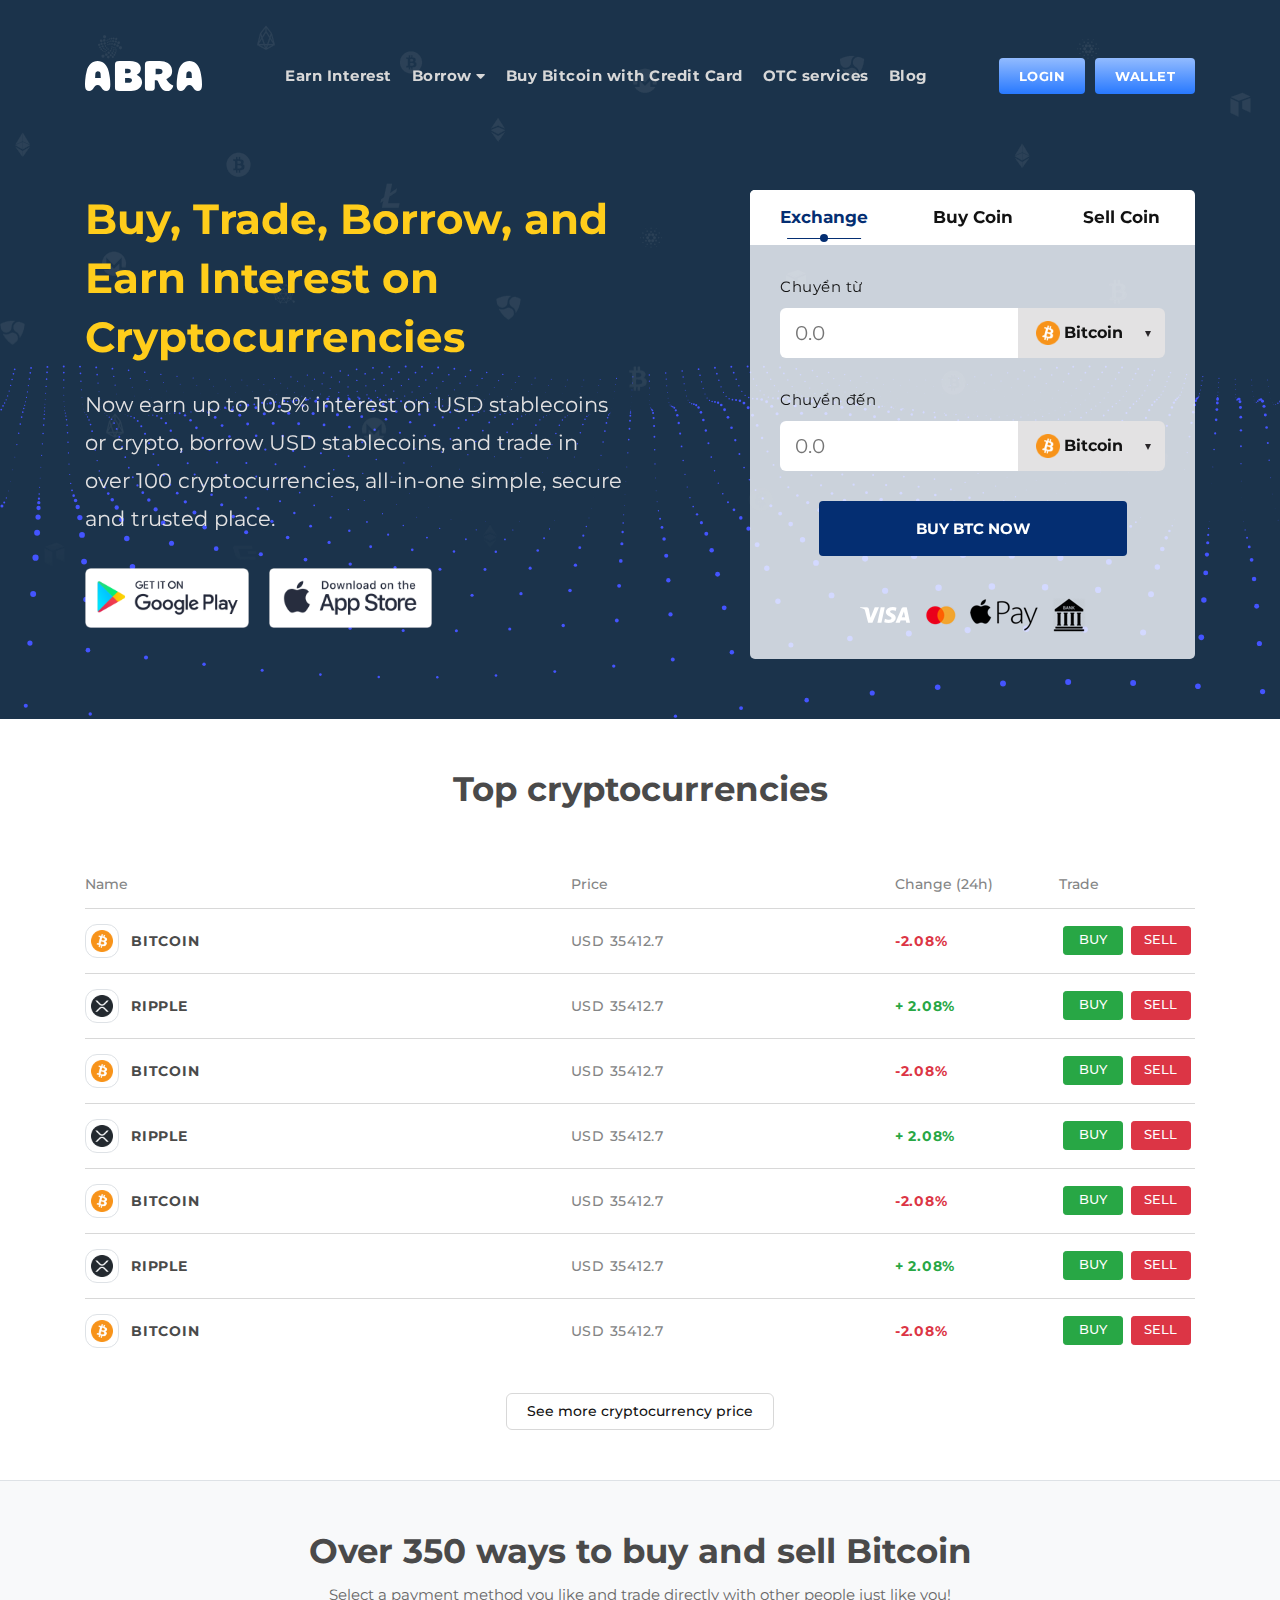
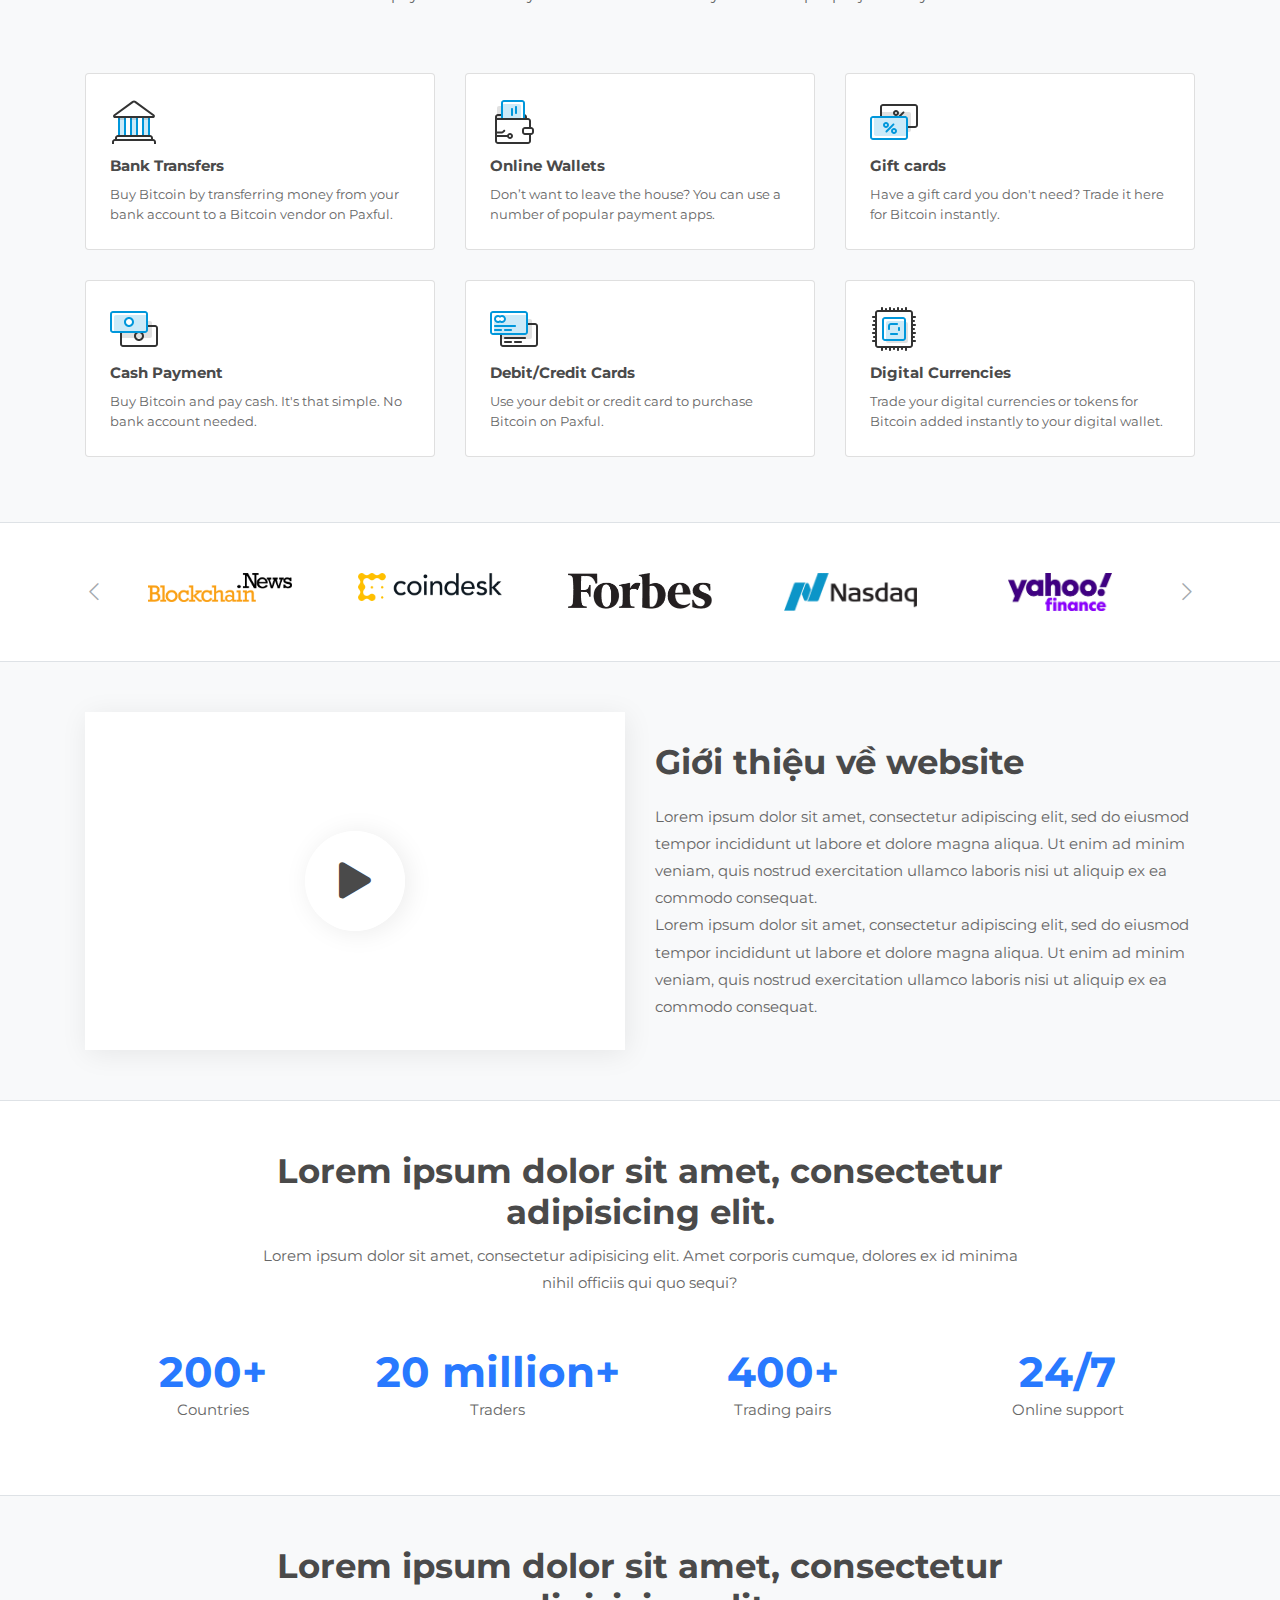
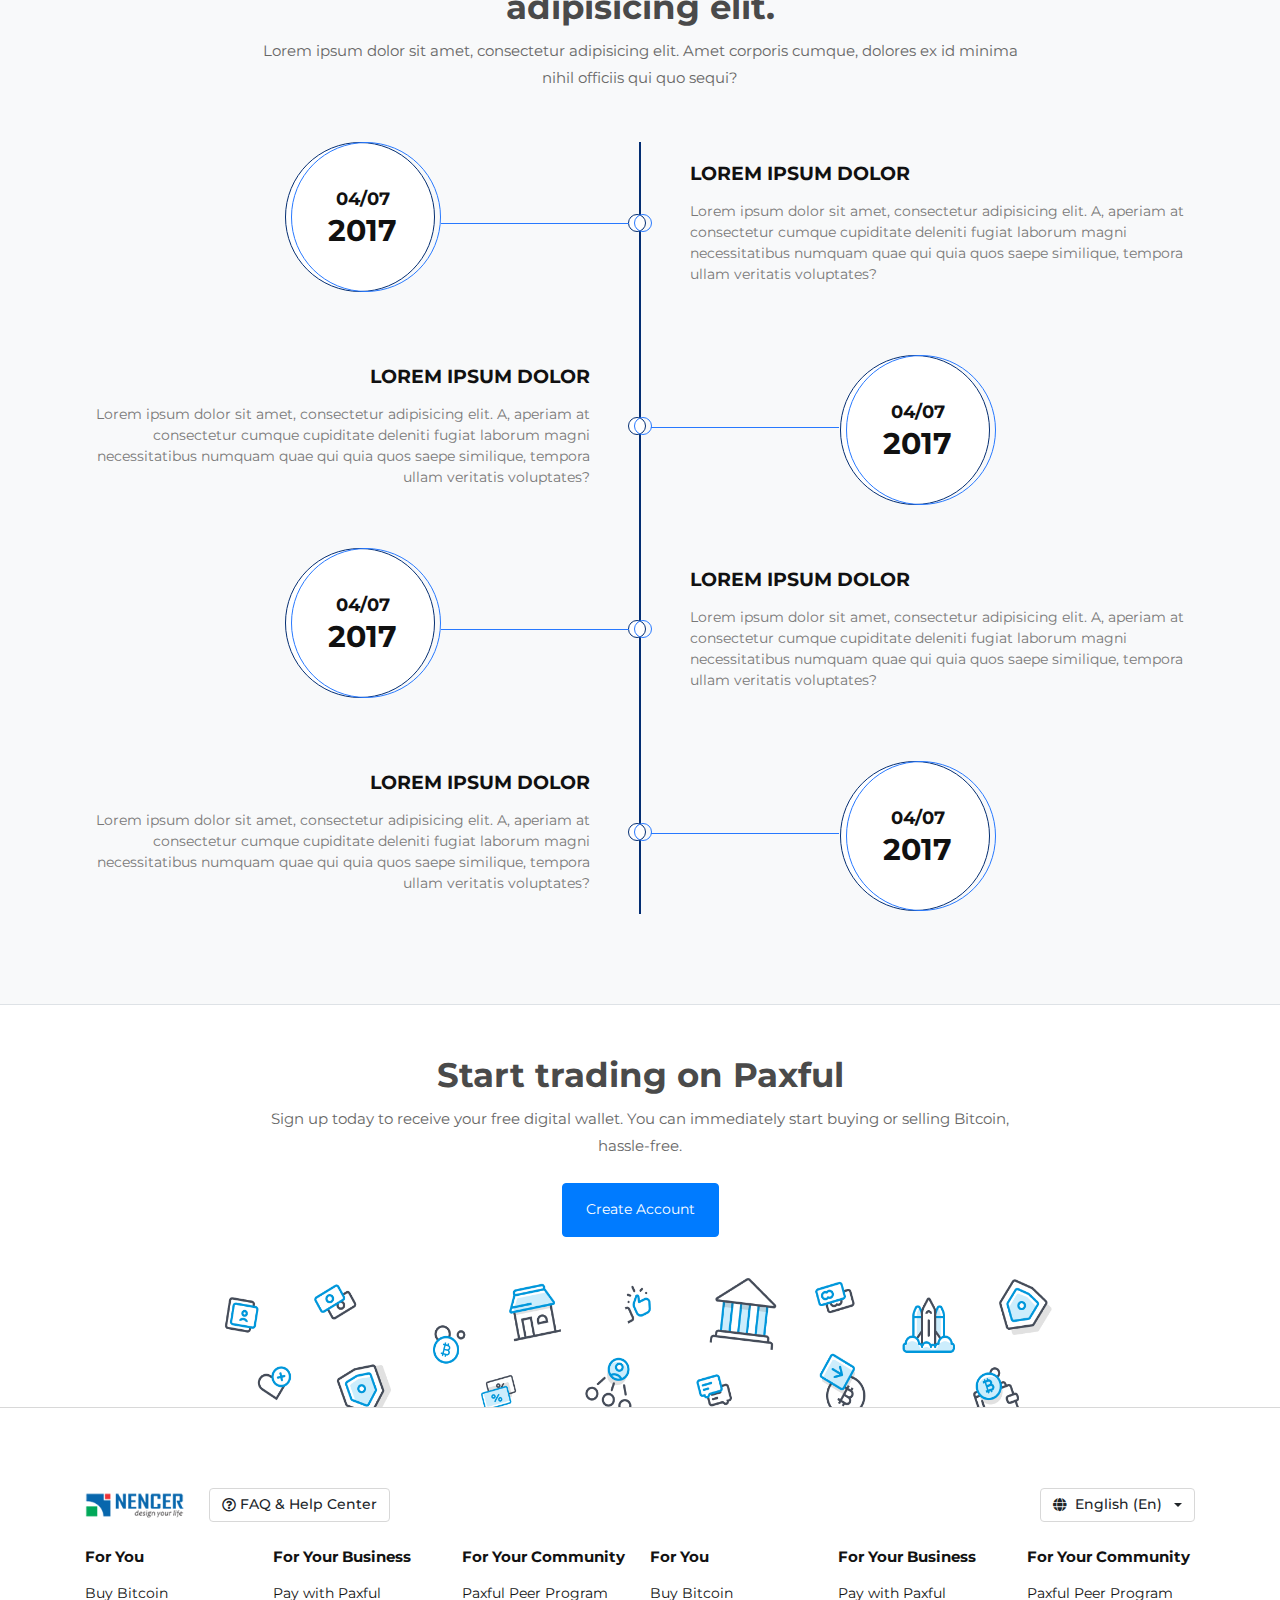
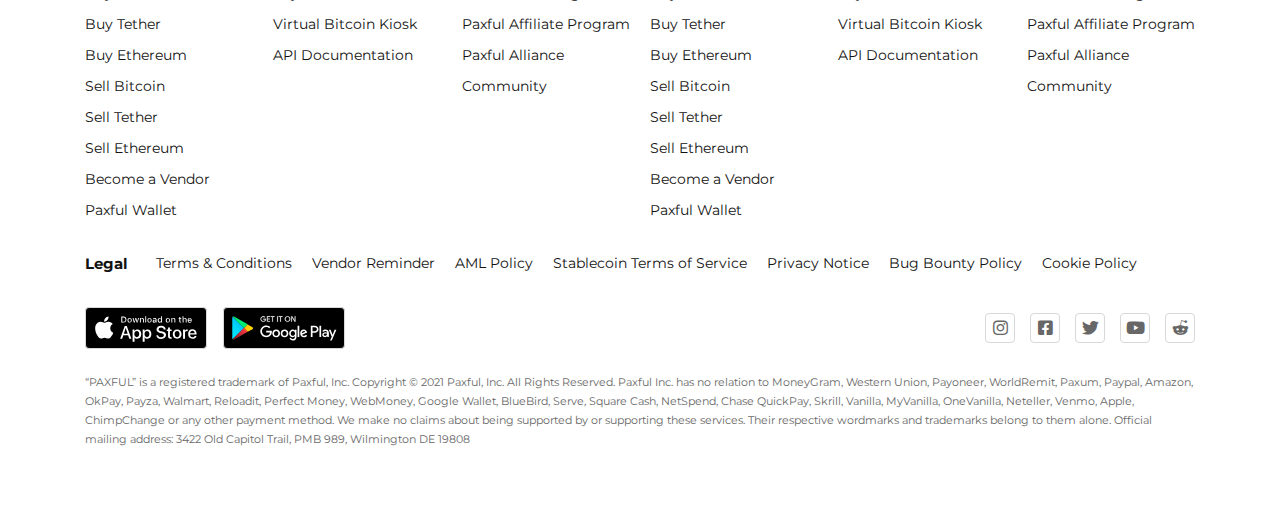
<file: index.html>
<html lang="en-US">
<head>
	<meta http-equiv="Content-Type" content="text/html;charset=UTF-8">
	<meta name="viewport" content="width=device-width, initial-scale=1">
	<meta name="Keywords" content="">
	<meta name="Description" content="">
	<link rel="icon" href="./assets/images/favicon.png" type="image/x-icon">
	
	<meta itemprop="name" content="">
	<meta itemprop="description" content="">
	<meta itemprop="image" content="">
	
	<meta property="og:locale" content="">
	<meta property="og:type" content="">
	<meta property="og:title" content="">
	<meta property="og:description" content="">
	<meta property="og:image" content="">
	<meta property="og:url" content="">
	<meta property="og:site_name" content="">
	
	<meta name="twitter:card" content="">
	<meta name="twitter:description" content="">
	<meta name="twitter:title" content="">
	<meta name="twitter:site" content="">
	<meta name="twitter:image" content="">
	<meta name="twitter:creator" content="">
	
	<title>Template swap coin</title>
	
	<link rel="stylesheet" href="./assets/plugin/bootstrap/css/bootstrap.min.css">
	<link rel="stylesheet" href="./assets/plugin/swiper/swiper.css">
	<link rel="stylesheet" href="./assets/fonts/fontawesome/css/all.min.css">
	<link rel="stylesheet" href="./assets/plugin/animate.css">
	<link rel="stylesheet" href="./assets/plugin/fancybox/jquery.fancybox.min.css"/>
	<link rel="stylesheet" href="./assets/css/style.css">
	
	<style>
		:root {
			--primary-color: #2879FF;
			--primary-hover: #042e72;
			--primary-hover-sub: #0a254e;
			--secondary-color: #92bbff;
			--yellow-color: #ffcd1b;
			--color-white: #fff;
			--color-white-50: #e3e2e3;
			--color-white-75: #d8d8d8;
			--color-dark: #121212;
			--color-dark-50: #4a4a4a;
			--color-dark-75: #676767;
			--color-gray: #a4a9ae;
			--color-gray-50: #848585;
		}
	
	</style>
</head>
<body>
<header id="header" class="template-7_header">
	<div class="navigation">
		<div class="container">
			<div class="row align-items-center">
				<div class="col-lg-2">
					<div class="logo">
						<a href="index.html">
							<img src="./assets/images/logo.svg" alt="">
						</a>
						<div id="hamburger" class="before">
							<i></i>
							<i></i>
							<i></i>
						</div>
					</div>
				</div>
				<div class="col-lg-10">
					<div class="menu d-none d-lg-flex" id="navigation">
						<ul class="list-unstyled mb-0">
							<li>
								<a href="#">
									Earn Interest
								</a>
							</li>
							<li>
								<a href="#">
									Borrow
									<i class="fas fa-caret-down"></i>
								</a>
								<ul class="list-unstyled mb-0">
									<li>
										<a href="#">
											Earn Interest
										</a>
									</li>
									<li>
										<a href="#">
											Buy Bitcoin with Credit Card
										</a>
									</li>
									<li>
										<a href="#">
											OTC services
										</a>
									</li>
								</ul>
							</li>
							<li>
								<a href="#">
									Buy Bitcoin with Credit Card
								</a>
							</li>
							<li>
								<a href="#">
									OTC services
								</a>
							</li>
							<li>
								<a href="#">
									Blog
								</a>
							</li>
							<li class="menu-button ml-auto">
								<a href="dangnhap.html">Login</a>
							</li>
							<li class="menu-button">
								<a href="#">Wallet</a>
							</li>
						</ul>
					</div>
				</div>
			</div>
		</div>
	</div>
</header>
<div class="template-7_main">
	<div id="template-wave" class="template-7_banner">
		<div class="container">
			<div class="row">
				<div class="col-md-6">
					<div class="content">
						<div class="title">Buy, Trade, Borrow, and Earn Interest on Cryptocurrencies</div>
						<div class="desc">Now earn up to 10.5% interest on USD stablecoins or crypto, borrow USD
							stablecoins, and trade in over 100 cryptocurrencies, all-in-one simple, secure and trusted
							place.
						</div>
						<div class="button">
							<a href="#">
								<img src="./assets/images/ggplay.png">
							</a>
							<a href="#">
								<img src="./assets/images/appstore.png">
							</a>
						</div>
					</div>
				</div>
				<div class="col-md-6 col-lg-5 offset-lg-1 mt-5 mt-md-0">
					<div class="template-7_form">
						<div class="inner">
							<div class="header">
								<ul class="nav nav-tabs" id="tabForm">
									<li class="nav-item">
										<a class="nav-link active"
										   id="exchange-tab"
										   data-toggle="tab"
										   href="#exchange">
											Exchange
										</a>
									</li>
									<li class="nav-item">
										<a class="nav-link"
										   id="buy-tab"
										   data-toggle="tab"
										   href="#buy">
											Buy coin
										</a>
									</li>
									<li class="nav-item">
										<a class="nav-link"
										   id="sell-tab"
										   data-toggle="tab"
										   href="#sell">Sell coin</a>
									</li>
								</ul>
							</div>
							<div class="body">
								<div class="top">
									<div class="tab-content">
										<div class="tab-pane fade active show" id="exchange">
											<div class="item">
												<form action="" class="mb-0 form-coin">
													<div class="group">
														<label for="">Chuyển từ</label>
														<div class="group-item">
															<input required placeholder="0.0" type="text"
															       class="group-input">
															<div class="group-select">
																<div class="coin call-dropdownCoin">
																	<img src="./assets/images/coins/bitcoin.png" alt="">
																	<div class="title">
																		Bitcoin
																	</div>
																</div>
																<div class="dropdown-coin">
																	<div class="dropdown-coin--inner">
																		<div class="title">
																			Chọn coin
																		</div>
																		<div class="list-coin chooseCoin">
																			<ul class="list-unstyled mb-0 custom-scrollbar">
																				<li>
																					<a href="javascript:void(0)"
																					   data-image="./assets/images/coins/etherum.png"
																					   data-name="Etherum">
																						<div class="image">
																							<img src="./assets/images/coins/etherum.png"
																							     alt="">
																						</div>
																						<div class="name">
																							<span>Eth</span>
																							Etherum
																						</div>
																					</a>
																				</li>
																				<li>
																					<a href="javascript:void(0)"
																					   data-image="./assets/images/coins/bitcoin.png"
																					   data-name="Bitcoin">
																						<div class="image">
																							<img src="./assets/images/coins/bitcoin.png"
																							     alt="">
																						</div>
																						<div class="name">
																							<span>BIT</span>
																							Bitcoin
																						</div>
																					</a>
																				</li>
																				<li>
																					<a href="javascript:void(0)"
																					   data-image="./assets/images/coins/etherum.png"
																					   data-name="Etherum">
																						<div class="image">
																							<img src="./assets/images/coins/etherum.png"
																							     alt="">
																						</div>
																						<div class="name">
																							<span>Eth</span>
																							Etherum
																						</div>
																					</a>
																				</li>
																				<li>
																					<a href="javascript:void(0)"
																					   data-image="./assets/images/coins/bitcoin.png"
																					   data-name="Bitcoin">
																						<div class="image">
																							<img src="./assets/images/coins/bitcoin.png"
																							     alt="">
																						</div>
																						<div class="name">
																							<span>BIT</span>
																							Bitcoin
																						</div>
																					</a>
																				</li>
																				<li>
																					<a href="javascript:void(0)"
																					   data-image="./assets/images/coins/etherum.png"
																					   data-name="Etherum">
																						<div class="image">
																							<img src="./assets/images/coins/etherum.png"
																							     alt="">
																						</div>
																						<div class="name">
																							<span>Eth</span>
																							Etherum
																						</div>
																					</a>
																				</li>
																				<li>
																					<a href="javascript:void(0)"
																					   data-image="./assets/images/coins/bitcoin.png"
																					   data-name="Bitcoin">
																						<div class="image">
																							<img src="./assets/images/coins/bitcoin.png"
																							     alt="">
																						</div>
																						<div class="name">
																							<span>BIT</span>
																							Bitcoin
																						</div>
																					</a>
																				</li>
																				<li>
																					<a href="javascript:void(0)"
																					   data-image="./assets/images/coins/etherum.png"
																					   data-name="Etherum">
																						<div class="image">
																							<img src="./assets/images/coins/etherum.png"
																							     alt="">
																						</div>
																						<div class="name">
																							<span>Eth</span>
																							Etherum
																						</div>
																					</a>
																				</li>
																				<li>
																					<a href="javascript:void(0)"
																					   data-image="./assets/images/coins/bitcoin.png"
																					   data-name="Bitcoin">
																						<div class="image">
																							<img src="./assets/images/coins/bitcoin.png"
																							     alt="">
																						</div>
																						<div class="name">
																							<span>BIT</span>
																							Bitcoin
																						</div>
																					</a>
																				</li>
																				<li>
																					<a href="javascript:void(0)"
																					   data-image="./assets/images/coins/etherum.png"
																					   data-name="Etherum">
																						<div class="image">
																							<img src="./assets/images/coins/etherum.png"
																							     alt="">
																						</div>
																						<div class="name">
																							<span>Eth</span>
																							Etherum
																						</div>
																					</a>
																				</li>
																				<li>
																					<a href="javascript:void(0)"
																					   data-image="./assets/images/coins/bitcoin.png"
																					   data-name="Bitcoin">
																						<div class="image">
																							<img src="./assets/images/coins/bitcoin.png"
																							     alt="">
																						</div>
																						<div class="name">
																							<span>BIT</span>
																							Bitcoin
																						</div>
																					</a>
																				</li>
																				<li>
																					<a href="javascript:void(0)"
																					   data-image="./assets/images/coins/etherum.png"
																					   data-name="Etherum">
																						<div class="image">
																							<img src="./assets/images/coins/etherum.png"
																							     alt="">
																						</div>
																						<div class="name">
																							<span>Eth</span>
																							Etherum
																						</div>
																					</a>
																				</li>
																				<li>
																					<a href="javascript:void(0)"
																					   data-image="./assets/images/coins/bitcoin.png"
																					   data-name="Bitcoin">
																						<div class="image">
																							<img src="./assets/images/coins/bitcoin.png"
																							     alt="">
																						</div>
																						<div class="name">
																							<span>BIT</span>
																							Bitcoin
																						</div>
																					</a>
																				</li>
																			</ul>
																		</div>
																	</div>
																</div>
															</div>
														</div>
													</div>
													<div class="group">
														<label for="">Chuyển đến</label>
														<div class="group-item">
															<input required placeholder="0.0" type="text"
															       class="group-input">
															<div class="group-select">
																<div class="coin call-dropdownCoin">
																	<img src="./assets/images/coins/bitcoin.png" alt="">
																	<div class="title">
																		Bitcoin
																	</div>
																</div>
																<div class="dropdown-coin">
																	<div class="dropdown-coin--inner">
																		<div class="title">
																			Chọn coin
																		</div>
																		<div class="list-coin chooseCoin">
																			<ul class="list-unstyled mb-0 custom-scrollbar">
																				<li>
																					<a href="javascript:void(0)"
																					   data-image="./assets/images/coins/etherum.png"
																					   data-name="Etherum">
																						<div class="image">
																							<img src="./assets/images/coins/etherum.png"
																							     alt="">
																						</div>
																						<div class="name">
																							<span>Eth</span>
																							Etherum
																						</div>
																					</a>
																				</li>
																				<li>
																					<a href="javascript:void(0)"
																					   data-image="./assets/images/coins/bitcoin.png"
																					   data-name="Bitcoin">
																						<div class="image">
																							<img src="./assets/images/coins/bitcoin.png"
																							     alt="">
																						</div>
																						<div class="name">
																							<span>BIT</span>
																							Bitcoin
																						</div>
																					</a>
																				</li>
																				<li>
																					<a href="javascript:void(0)"
																					   data-image="./assets/images/coins/etherum.png"
																					   data-name="Etherum">
																						<div class="image">
																							<img src="./assets/images/coins/etherum.png"
																							     alt="">
																						</div>
																						<div class="name">
																							<span>Eth</span>
																							Etherum
																						</div>
																					</a>
																				</li>
																				<li>
																					<a href="javascript:void(0)"
																					   data-image="./assets/images/coins/bitcoin.png"
																					   data-name="Bitcoin">
																						<div class="image">
																							<img src="./assets/images/coins/bitcoin.png"
																							     alt="">
																						</div>
																						<div class="name">
																							<span>BIT</span>
																							Bitcoin
																						</div>
																					</a>
																				</li>
																				<li>
																					<a href="javascript:void(0)"
																					   data-image="./assets/images/coins/etherum.png"
																					   data-name="Etherum">
																						<div class="image">
																							<img src="./assets/images/coins/etherum.png"
																							     alt="">
																						</div>
																						<div class="name">
																							<span>Eth</span>
																							Etherum
																						</div>
																					</a>
																				</li>
																				<li>
																					<a href="javascript:void(0)"
																					   data-image="./assets/images/coins/bitcoin.png"
																					   data-name="Bitcoin">
																						<div class="image">
																							<img src="./assets/images/coins/bitcoin.png"
																							     alt="">
																						</div>
																						<div class="name">
																							<span>BIT</span>
																							Bitcoin
																						</div>
																					</a>
																				</li>
																				<li>
																					<a href="javascript:void(0)"
																					   data-image="./assets/images/coins/etherum.png"
																					   data-name="Etherum">
																						<div class="image">
																							<img src="./assets/images/coins/etherum.png"
																							     alt="">
																						</div>
																						<div class="name">
																							<span>Eth</span>
																							Etherum
																						</div>
																					</a>
																				</li>
																				<li>
																					<a href="javascript:void(0)"
																					   data-image="./assets/images/coins/bitcoin.png"
																					   data-name="Bitcoin">
																						<div class="image">
																							<img src="./assets/images/coins/bitcoin.png"
																							     alt="">
																						</div>
																						<div class="name">
																							<span>BIT</span>
																							Bitcoin
																						</div>
																					</a>
																				</li>
																				<li>
																					<a href="javascript:void(0)"
																					   data-image="./assets/images/coins/etherum.png"
																					   data-name="Etherum">
																						<div class="image">
																							<img src="./assets/images/coins/etherum.png"
																							     alt="">
																						</div>
																						<div class="name">
																							<span>Eth</span>
																							Etherum
																						</div>
																					</a>
																				</li>
																				<li>
																					<a href="javascript:void(0)"
																					   data-image="./assets/images/coins/bitcoin.png"
																					   data-name="Bitcoin">
																						<div class="image">
																							<img src="./assets/images/coins/bitcoin.png"
																							     alt="">
																						</div>
																						<div class="name">
																							<span>BIT</span>
																							Bitcoin
																						</div>
																					</a>
																				</li>
																				<li>
																					<a href="javascript:void(0)"
																					   data-image="./assets/images/coins/etherum.png"
																					   data-name="Etherum">
																						<div class="image">
																							<img src="./assets/images/coins/etherum.png"
																							     alt="">
																						</div>
																						<div class="name">
																							<span>Eth</span>
																							Etherum
																						</div>
																					</a>
																				</li>
																				<li>
																					<a href="javascript:void(0)"
																					   data-image="./assets/images/coins/bitcoin.png"
																					   data-name="Bitcoin">
																						<div class="image">
																							<img src="./assets/images/coins/bitcoin.png"
																							     alt="">
																						</div>
																						<div class="name">
																							<span>BIT</span>
																							Bitcoin
																						</div>
																					</a>
																				</li>
																			</ul>
																		</div>
																	</div>
																</div>
															</div>
														</div>
													</div>
													<div class="button">
														<button type="submit" class="btn">
															buy btc now
														</button>
													</div>
												</form>
											</div>
										</div>
										<div class="tab-pane fade" id="buy">
											<div class="item">
												<form action="" class="mb-0 form-coin">
													<div class="group">
														<label for="">Chuyển từ</label>
														<div class="group-item">
															<input required placeholder="0.0" type="text"
															       class="group-input">
															<div class="group-select">
																<div class="coin call-dropdownCoin">
																	<img src="./assets/images/coins/bitcoin.png" alt="">
																	<div class="title">
																		Bitcoin
																	</div>
																</div>
																<div class="dropdown-coin">
																	<div class="dropdown-coin--inner">
																		<div class="title">
																			Chọn coin
																		</div>
																		<div class="list-coin chooseCoin">
																			<ul class="list-unstyled mb-0 custom-scrollbar">
																				<li>
																					<a href="javascript:void(0)"
																					   data-image="./assets/images/coins/etherum.png"
																					   data-name="Etherum">
																						<div class="image">
																							<img src="./assets/images/coins/etherum.png"
																							     alt="">
																						</div>
																						<div class="name">
																							<span>Eth</span>
																							Etherum
																						</div>
																					</a>
																				</li>
																				<li>
																					<a href="javascript:void(0)"
																					   data-image="./assets/images/coins/bitcoin.png"
																					   data-name="Bitcoin">
																						<div class="image">
																							<img src="./assets/images/coins/bitcoin.png"
																							     alt="">
																						</div>
																						<div class="name">
																							<span>BIT</span>
																							Bitcoin
																						</div>
																					</a>
																				</li>
																				<li>
																					<a href="javascript:void(0)"
																					   data-image="./assets/images/coins/etherum.png"
																					   data-name="Etherum">
																						<div class="image">
																							<img src="./assets/images/coins/etherum.png"
																							     alt="">
																						</div>
																						<div class="name">
																							<span>Eth</span>
																							Etherum
																						</div>
																					</a>
																				</li>
																				<li>
																					<a href="javascript:void(0)"
																					   data-image="./assets/images/coins/bitcoin.png"
																					   data-name="Bitcoin">
																						<div class="image">
																							<img src="./assets/images/coins/bitcoin.png"
																							     alt="">
																						</div>
																						<div class="name">
																							<span>BIT</span>
																							Bitcoin
																						</div>
																					</a>
																				</li>
																				<li>
																					<a href="javascript:void(0)"
																					   data-image="./assets/images/coins/etherum.png"
																					   data-name="Etherum">
																						<div class="image">
																							<img src="./assets/images/coins/etherum.png"
																							     alt="">
																						</div>
																						<div class="name">
																							<span>Eth</span>
																							Etherum
																						</div>
																					</a>
																				</li>
																				<li>
																					<a href="javascript:void(0)"
																					   data-image="./assets/images/coins/bitcoin.png"
																					   data-name="Bitcoin">
																						<div class="image">
																							<img src="./assets/images/coins/bitcoin.png"
																							     alt="">
																						</div>
																						<div class="name">
																							<span>BIT</span>
																							Bitcoin
																						</div>
																					</a>
																				</li>
																				<li>
																					<a href="javascript:void(0)"
																					   data-image="./assets/images/coins/etherum.png"
																					   data-name="Etherum">
																						<div class="image">
																							<img src="./assets/images/coins/etherum.png"
																							     alt="">
																						</div>
																						<div class="name">
																							<span>Eth</span>
																							Etherum
																						</div>
																					</a>
																				</li>
																				<li>
																					<a href="javascript:void(0)"
																					   data-image="./assets/images/coins/bitcoin.png"
																					   data-name="Bitcoin">
																						<div class="image">
																							<img src="./assets/images/coins/bitcoin.png"
																							     alt="">
																						</div>
																						<div class="name">
																							<span>BIT</span>
																							Bitcoin
																						</div>
																					</a>
																				</li>
																				<li>
																					<a href="javascript:void(0)"
																					   data-image="./assets/images/coins/etherum.png"
																					   data-name="Etherum">
																						<div class="image">
																							<img src="./assets/images/coins/etherum.png"
																							     alt="">
																						</div>
																						<div class="name">
																							<span>Eth</span>
																							Etherum
																						</div>
																					</a>
																				</li>
																				<li>
																					<a href="javascript:void(0)"
																					   data-image="./assets/images/coins/bitcoin.png"
																					   data-name="Bitcoin">
																						<div class="image">
																							<img src="./assets/images/coins/bitcoin.png"
																							     alt="">
																						</div>
																						<div class="name">
																							<span>BIT</span>
																							Bitcoin
																						</div>
																					</a>
																				</li>
																				<li>
																					<a href="javascript:void(0)"
																					   data-image="./assets/images/coins/etherum.png"
																					   data-name="Etherum">
																						<div class="image">
																							<img src="./assets/images/coins/etherum.png"
																							     alt="">
																						</div>
																						<div class="name">
																							<span>Eth</span>
																							Etherum
																						</div>
																					</a>
																				</li>
																				<li>
																					<a href="javascript:void(0)"
																					   data-image="./assets/images/coins/bitcoin.png"
																					   data-name="Bitcoin">
																						<div class="image">
																							<img src="./assets/images/coins/bitcoin.png"
																							     alt="">
																						</div>
																						<div class="name">
																							<span>BIT</span>
																							Bitcoin
																						</div>
																					</a>
																				</li>
																			</ul>
																		</div>
																	</div>
																</div>
															</div>
														</div>
													</div>
													<div class="group">
														<label for="">Chuyển đến</label>
														<div class="group-item">
															<input required placeholder="0.0" type="text"
															       class="group-input">
															<div class="group-select">
																<div class="coin call-dropdownCoin">
																	<img src="./assets/images/coins/bitcoin.png" alt="">
																	<div class="title">
																		Bitcoin
																	</div>
																</div>
																<div class="dropdown-coin">
																	<div class="dropdown-coin--inner">
																		<div class="title">
																			Chọn coin
																		</div>
																		<div class="list-coin chooseCoin">
																			<ul class="list-unstyled mb-0 custom-scrollbar">
																				<li>
																					<a href="javascript:void(0)"
																					   data-image="./assets/images/coins/etherum.png"
																					   data-name="Etherum">
																						<div class="image">
																							<img src="./assets/images/coins/etherum.png"
																							     alt="">
																						</div>
																						<div class="name">
																							<span>Eth</span>
																							Etherum
																						</div>
																					</a>
																				</li>
																				<li>
																					<a href="javascript:void(0)"
																					   data-image="./assets/images/coins/bitcoin.png"
																					   data-name="Bitcoin">
																						<div class="image">
																							<img src="./assets/images/coins/bitcoin.png"
																							     alt="">
																						</div>
																						<div class="name">
																							<span>BIT</span>
																							Bitcoin
																						</div>
																					</a>
																				</li>
																				<li>
																					<a href="javascript:void(0)"
																					   data-image="./assets/images/coins/etherum.png"
																					   data-name="Etherum">
																						<div class="image">
																							<img src="./assets/images/coins/etherum.png"
																							     alt="">
																						</div>
																						<div class="name">
																							<span>Eth</span>
																							Etherum
																						</div>
																					</a>
																				</li>
																				<li>
																					<a href="javascript:void(0)"
																					   data-image="./assets/images/coins/bitcoin.png"
																					   data-name="Bitcoin">
																						<div class="image">
																							<img src="./assets/images/coins/bitcoin.png"
																							     alt="">
																						</div>
																						<div class="name">
																							<span>BIT</span>
																							Bitcoin
																						</div>
																					</a>
																				</li>
																				<li>
																					<a href="javascript:void(0)"
																					   data-image="./assets/images/coins/etherum.png"
																					   data-name="Etherum">
																						<div class="image">
																							<img src="./assets/images/coins/etherum.png"
																							     alt="">
																						</div>
																						<div class="name">
																							<span>Eth</span>
																							Etherum
																						</div>
																					</a>
																				</li>
																				<li>
																					<a href="javascript:void(0)"
																					   data-image="./assets/images/coins/bitcoin.png"
																					   data-name="Bitcoin">
																						<div class="image">
																							<img src="./assets/images/coins/bitcoin.png"
																							     alt="">
																						</div>
																						<div class="name">
																							<span>BIT</span>
																							Bitcoin
																						</div>
																					</a>
																				</li>
																				<li>
																					<a href="javascript:void(0)"
																					   data-image="./assets/images/coins/etherum.png"
																					   data-name="Etherum">
																						<div class="image">
																							<img src="./assets/images/coins/etherum.png"
																							     alt="">
																						</div>
																						<div class="name">
																							<span>Eth</span>
																							Etherum
																						</div>
																					</a>
																				</li>
																				<li>
																					<a href="javascript:void(0)"
																					   data-image="./assets/images/coins/bitcoin.png"
																					   data-name="Bitcoin">
																						<div class="image">
																							<img src="./assets/images/coins/bitcoin.png"
																							     alt="">
																						</div>
																						<div class="name">
																							<span>BIT</span>
																							Bitcoin
																						</div>
																					</a>
																				</li>
																				<li>
																					<a href="javascript:void(0)"
																					   data-image="./assets/images/coins/etherum.png"
																					   data-name="Etherum">
																						<div class="image">
																							<img src="./assets/images/coins/etherum.png"
																							     alt="">
																						</div>
																						<div class="name">
																							<span>Eth</span>
																							Etherum
																						</div>
																					</a>
																				</li>
																				<li>
																					<a href="javascript:void(0)"
																					   data-image="./assets/images/coins/bitcoin.png"
																					   data-name="Bitcoin">
																						<div class="image">
																							<img src="./assets/images/coins/bitcoin.png"
																							     alt="">
																						</div>
																						<div class="name">
																							<span>BIT</span>
																							Bitcoin
																						</div>
																					</a>
																				</li>
																				<li>
																					<a href="javascript:void(0)"
																					   data-image="./assets/images/coins/etherum.png"
																					   data-name="Etherum">
																						<div class="image">
																							<img src="./assets/images/coins/etherum.png"
																							     alt="">
																						</div>
																						<div class="name">
																							<span>Eth</span>
																							Etherum
																						</div>
																					</a>
																				</li>
																				<li>
																					<a href="javascript:void(0)"
																					   data-image="./assets/images/coins/bitcoin.png"
																					   data-name="Bitcoin">
																						<div class="image">
																							<img src="./assets/images/coins/bitcoin.png"
																							     alt="">
																						</div>
																						<div class="name">
																							<span>BIT</span>
																							Bitcoin
																						</div>
																					</a>
																				</li>
																			</ul>
																		</div>
																	</div>
																</div>
															</div>
														</div>
													</div>
													<div class="button">
														<button type="submit" class="btn">
															buy btc now
														</button>
													</div>
												</form>
											</div>
										</div>
										<div class="tab-pane fade" id="sell">
											<div class="item">
												<form action="" class="mb-0 form-coin">
													<div class="group">
														<label for="">Chuyển từ</label>
														<div class="group-item">
															<input required placeholder="0.0" type="text"
															       class="group-input">
															<div class="group-select">
																<div class="coin call-dropdownCoin">
																	<img src="./assets/images/coins/bitcoin.png" alt="">
																	<div class="title">
																		Bitcoin
																	</div>
																</div>
																<div class="dropdown-coin">
																	<div class="dropdown-coin--inner">
																		<div class="title">
																			Chọn coin
																		</div>
																		<div class="list-coin chooseCoin">
																			<ul class="list-unstyled mb-0 custom-scrollbar">
																				<li>
																					<a href="javascript:void(0)"
																					   data-image="./assets/images/coins/etherum.png"
																					   data-name="Etherum">
																						<div class="image">
																							<img src="./assets/images/coins/etherum.png"
																							     alt="">
																						</div>
																						<div class="name">
																							<span>Eth</span>
																							Etherum
																						</div>
																					</a>
																				</li>
																				<li>
																					<a href="javascript:void(0)"
																					   data-image="./assets/images/coins/bitcoin.png"
																					   data-name="Bitcoin">
																						<div class="image">
																							<img src="./assets/images/coins/bitcoin.png"
																							     alt="">
																						</div>
																						<div class="name">
																							<span>BIT</span>
																							Bitcoin
																						</div>
																					</a>
																				</li>
																				<li>
																					<a href="javascript:void(0)"
																					   data-image="./assets/images/coins/etherum.png"
																					   data-name="Etherum">
																						<div class="image">
																							<img src="./assets/images/coins/etherum.png"
																							     alt="">
																						</div>
																						<div class="name">
																							<span>Eth</span>
																							Etherum
																						</div>
																					</a>
																				</li>
																				<li>
																					<a href="javascript:void(0)"
																					   data-image="./assets/images/coins/bitcoin.png"
																					   data-name="Bitcoin">
																						<div class="image">
																							<img src="./assets/images/coins/bitcoin.png"
																							     alt="">
																						</div>
																						<div class="name">
																							<span>BIT</span>
																							Bitcoin
																						</div>
																					</a>
																				</li>
																				<li>
																					<a href="javascript:void(0)"
																					   data-image="./assets/images/coins/etherum.png"
																					   data-name="Etherum">
																						<div class="image">
																							<img src="./assets/images/coins/etherum.png"
																							     alt="">
																						</div>
																						<div class="name">
																							<span>Eth</span>
																							Etherum
																						</div>
																					</a>
																				</li>
																				<li>
																					<a href="javascript:void(0)"
																					   data-image="./assets/images/coins/bitcoin.png"
																					   data-name="Bitcoin">
																						<div class="image">
																							<img src="./assets/images/coins/bitcoin.png"
																							     alt="">
																						</div>
																						<div class="name">
																							<span>BIT</span>
																							Bitcoin
																						</div>
																					</a>
																				</li>
																				<li>
																					<a href="javascript:void(0)"
																					   data-image="./assets/images/coins/etherum.png"
																					   data-name="Etherum">
																						<div class="image">
																							<img src="./assets/images/coins/etherum.png"
																							     alt="">
																						</div>
																						<div class="name">
																							<span>Eth</span>
																							Etherum
																						</div>
																					</a>
																				</li>
																				<li>
																					<a href="javascript:void(0)"
																					   data-image="./assets/images/coins/bitcoin.png"
																					   data-name="Bitcoin">
																						<div class="image">
																							<img src="./assets/images/coins/bitcoin.png"
																							     alt="">
																						</div>
																						<div class="name">
																							<span>BIT</span>
																							Bitcoin
																						</div>
																					</a>
																				</li>
																				<li>
																					<a href="javascript:void(0)"
																					   data-image="./assets/images/coins/etherum.png"
																					   data-name="Etherum">
																						<div class="image">
																							<img src="./assets/images/coins/etherum.png"
																							     alt="">
																						</div>
																						<div class="name">
																							<span>Eth</span>
																							Etherum
																						</div>
																					</a>
																				</li>
																				<li>
																					<a href="javascript:void(0)"
																					   data-image="./assets/images/coins/bitcoin.png"
																					   data-name="Bitcoin">
																						<div class="image">
																							<img src="./assets/images/coins/bitcoin.png"
																							     alt="">
																						</div>
																						<div class="name">
																							<span>BIT</span>
																							Bitcoin
																						</div>
																					</a>
																				</li>
																				<li>
																					<a href="javascript:void(0)"
																					   data-image="./assets/images/coins/etherum.png"
																					   data-name="Etherum">
																						<div class="image">
																							<img src="./assets/images/coins/etherum.png"
																							     alt="">
																						</div>
																						<div class="name">
																							<span>Eth</span>
																							Etherum
																						</div>
																					</a>
																				</li>
																				<li>
																					<a href="javascript:void(0)"
																					   data-image="./assets/images/coins/bitcoin.png"
																					   data-name="Bitcoin">
																						<div class="image">
																							<img src="./assets/images/coins/bitcoin.png"
																							     alt="">
																						</div>
																						<div class="name">
																							<span>BIT</span>
																							Bitcoin
																						</div>
																					</a>
																				</li>
																			</ul>
																		</div>
																	</div>
																</div>
															</div>
														</div>
													</div>
													<div class="group">
														<label for="">Chuyển đến</label>
														<div class="group-item">
															<input required placeholder="0.0" type="text"
															       class="group-input">
															<div class="group-select">
																<div class="coin call-dropdownCoin">
																	<img src="./assets/images/coins/bitcoin.png" alt="">
																	<div class="title">
																		Bitcoin
																	</div>
																</div>
																<div class="dropdown-coin">
																	<div class="dropdown-coin--inner">
																		<div class="title">
																			Chọn coin
																		</div>
																		<div class="list-coin chooseCoin">
																			<ul class="list-unstyled mb-0 custom-scrollbar">
																				<li>
																					<a href="javascript:void(0)"
																					   data-image="./assets/images/coins/etherum.png"
																					   data-name="Etherum">
																						<div class="image">
																							<img src="./assets/images/coins/etherum.png"
																							     alt="">
																						</div>
																						<div class="name">
																							<span>Eth</span>
																							Etherum
																						</div>
																					</a>
																				</li>
																				<li>
																					<a href="javascript:void(0)"
																					   data-image="./assets/images/coins/bitcoin.png"
																					   data-name="Bitcoin">
																						<div class="image">
																							<img src="./assets/images/coins/bitcoin.png"
																							     alt="">
																						</div>
																						<div class="name">
																							<span>BIT</span>
																							Bitcoin
																						</div>
																					</a>
																				</li>
																				<li>
																					<a href="javascript:void(0)"
																					   data-image="./assets/images/coins/etherum.png"
																					   data-name="Etherum">
																						<div class="image">
																							<img src="./assets/images/coins/etherum.png"
																							     alt="">
																						</div>
																						<div class="name">
																							<span>Eth</span>
																							Etherum
																						</div>
																					</a>
																				</li>
																				<li>
																					<a href="javascript:void(0)"
																					   data-image="./assets/images/coins/bitcoin.png"
																					   data-name="Bitcoin">
																						<div class="image">
																							<img src="./assets/images/coins/bitcoin.png"
																							     alt="">
																						</div>
																						<div class="name">
																							<span>BIT</span>
																							Bitcoin
																						</div>
																					</a>
																				</li>
																				<li>
																					<a href="javascript:void(0)"
																					   data-image="./assets/images/coins/etherum.png"
																					   data-name="Etherum">
																						<div class="image">
																							<img src="./assets/images/coins/etherum.png"
																							     alt="">
																						</div>
																						<div class="name">
																							<span>Eth</span>
																							Etherum
																						</div>
																					</a>
																				</li>
																				<li>
																					<a href="javascript:void(0)"
																					   data-image="./assets/images/coins/bitcoin.png"
																					   data-name="Bitcoin">
																						<div class="image">
																							<img src="./assets/images/coins/bitcoin.png"
																							     alt="">
																						</div>
																						<div class="name">
																							<span>BIT</span>
																							Bitcoin
																						</div>
																					</a>
																				</li>
																				<li>
																					<a href="javascript:void(0)"
																					   data-image="./assets/images/coins/etherum.png"
																					   data-name="Etherum">
																						<div class="image">
																							<img src="./assets/images/coins/etherum.png"
																							     alt="">
																						</div>
																						<div class="name">
																							<span>Eth</span>
																							Etherum
																						</div>
																					</a>
																				</li>
																				<li>
																					<a href="javascript:void(0)"
																					   data-image="./assets/images/coins/bitcoin.png"
																					   data-name="Bitcoin">
																						<div class="image">
																							<img src="./assets/images/coins/bitcoin.png"
																							     alt="">
																						</div>
																						<div class="name">
																							<span>BIT</span>
																							Bitcoin
																						</div>
																					</a>
																				</li>
																				<li>
																					<a href="javascript:void(0)"
																					   data-image="./assets/images/coins/etherum.png"
																					   data-name="Etherum">
																						<div class="image">
																							<img src="./assets/images/coins/etherum.png"
																							     alt="">
																						</div>
																						<div class="name">
																							<span>Eth</span>
																							Etherum
																						</div>
																					</a>
																				</li>
																				<li>
																					<a href="javascript:void(0)"
																					   data-image="./assets/images/coins/bitcoin.png"
																					   data-name="Bitcoin">
																						<div class="image">
																							<img src="./assets/images/coins/bitcoin.png"
																							     alt="">
																						</div>
																						<div class="name">
																							<span>BIT</span>
																							Bitcoin
																						</div>
																					</a>
																				</li>
																				<li>
																					<a href="javascript:void(0)"
																					   data-image="./assets/images/coins/etherum.png"
																					   data-name="Etherum">
																						<div class="image">
																							<img src="./assets/images/coins/etherum.png"
																							     alt="">
																						</div>
																						<div class="name">
																							<span>Eth</span>
																							Etherum
																						</div>
																					</a>
																				</li>
																				<li>
																					<a href="javascript:void(0)"
																					   data-image="./assets/images/coins/bitcoin.png"
																					   data-name="Bitcoin">
																						<div class="image">
																							<img src="./assets/images/coins/bitcoin.png"
																							     alt="">
																						</div>
																						<div class="name">
																							<span>BIT</span>
																							Bitcoin
																						</div>
																					</a>
																				</li>
																			</ul>
																		</div>
																	</div>
																</div>
															</div>
														</div>
													</div>
													<div class="button">
														<button type="submit" class="btn">
															buy btc now
														</button>
													</div>
												</form>
											</div>
										</div>
									</div>
								</div>
								<div class="bottom">
									<div class="d-flex align-items-center justify-content-center">
										<img src="./assets/images/visa.png" alt="">
										<img src="./assets/images/mastercard.png" alt="">
										<img src="./assets/images/bitmap.png" alt="">
										<img src="./assets/images/bank.png" alt="">
									</div>
								</div>
							</div>
						</div>
					</div>
				</div>
			</div>
		</div>
	</div>
	<div class="template-7_wrapper">
		<div class="container">
			<div class="row">
				<div class="col-12">
					<div class="template-7_heading">
						Top cryptocurrencies
					</div>
					<div class="table-responsive">
						<table class="template-7_table">
							<thead>
							<tr>
								<th width="45%">
									Name
								</th>
								<th width="30%">
									Price
								</th>
								<th width="15%">
									Change (24h)
								</th>
								<th width="10%">
									Trade
								</th>
							</tr>
							</thead>
							<tbody>
							<tr>
								<td>
									<div class="d-flex align-items-center coin">
										<div class="image border"><img src="./assets/images/coins/bitcoin.png"
										                               alt=""></div>
										<div class="title text-uppercase">bitcoin</div>
									</div>
								</td>
								<td>
									<div class="price">
										USD 35412.7
									</div>
								</td>
								<td>
									<div class="desc text-danger">
										-2.08%
									</div>
								</td>
								<td>
									<div class="d-flex align-items-center">
										<button class="btn btn-success btn-sm text-uppercase">Buy</button>
										<button class="btn btn-danger btn-sm text-uppercase">Sell</button>
									</div>
								</td>
							</tr>
							<tr>
								<td>
									<div class="d-flex align-items-center coin">
										<div class="image border"><img src="./assets/images/coins/riple.png"
										                               alt=""></div>
										<div class="title text-uppercase">ripple</div>
									</div>
								</td>
								<td>
									<div class="price">
										USD 35412.7
									</div>
								</td>
								<td>
									<div class="desc text-success">
										+ 2.08%
									</div>
								</td>
								<td>
									<div class="d-flex align-items-center">
										<button class="btn btn-success btn-sm text-uppercase">Buy</button>
										<button class="btn btn-danger btn-sm text-uppercase">Sell</button>
									</div>
								</td>
							</tr>
							<tr>
								<td>
									<div class="d-flex align-items-center coin">
										<div class="image border"><img src="./assets/images/coins/bitcoin.png"
										                               alt=""></div>
										<div class="title text-uppercase">bitcoin</div>
									</div>
								</td>
								<td>
									<div class="price">
										USD 35412.7
									</div>
								</td>
								<td>
									<div class="desc text-danger">
										-2.08%
									</div>
								</td>
								<td>
									<div class="d-flex align-items-center">
										<button class="btn btn-success btn-sm text-uppercase">Buy</button>
										<button class="btn btn-danger btn-sm text-uppercase">Sell</button>
									</div>
								</td>
							</tr>
							<tr>
								<td>
									<div class="d-flex align-items-center coin">
										<div class="image border"><img src="./assets/images/coins/riple.png"
										                               alt=""></div>
										<div class="title text-uppercase">ripple</div>
									</div>
								</td>
								<td>
									<div class="price">
										USD 35412.7
									</div>
								</td>
								<td>
									<div class="desc text-success">
										+ 2.08%
									</div>
								</td>
								<td>
									<div class="d-flex align-items-center">
										<button class="btn btn-success btn-sm text-uppercase">Buy</button>
										<button class="btn btn-danger btn-sm text-uppercase">Sell</button>
									</div>
								</td>
							</tr>
							<tr>
								<td>
									<div class="d-flex align-items-center coin">
										<div class="image border"><img src="./assets/images/coins/bitcoin.png"
										                               alt=""></div>
										<div class="title text-uppercase">bitcoin</div>
									</div>
								</td>
								<td>
									<div class="price">
										USD 35412.7
									</div>
								</td>
								<td>
									<div class="desc text-danger">
										-2.08%
									</div>
								</td>
								<td>
									<div class="d-flex align-items-center">
										<button class="btn btn-success btn-sm text-uppercase">Buy</button>
										<button class="btn btn-danger btn-sm text-uppercase">Sell</button>
									</div>
								</td>
							</tr>
							<tr>
								<td>
									<div class="d-flex align-items-center coin">
										<div class="image border"><img src="./assets/images/coins/riple.png"
										                               alt=""></div>
										<div class="title text-uppercase">ripple</div>
									</div>
								</td>
								<td>
									<div class="price">
										USD 35412.7
									</div>
								</td>
								<td>
									<div class="desc text-success">
										+ 2.08%
									</div>
								</td>
								<td>
									<div class="d-flex align-items-center">
										<button class="btn btn-success btn-sm text-uppercase">Buy</button>
										<button class="btn btn-danger btn-sm text-uppercase">Sell</button>
									</div>
								</td>
							</tr>
							<tr>
								<td>
									<div class="d-flex align-items-center coin">
										<div class="image border"><img src="./assets/images/coins/bitcoin.png"
										                               alt=""></div>
										<div class="title text-uppercase">bitcoin</div>
									</div>
								</td>
								<td>
									<div class="price">
										USD 35412.7
									</div>
								</td>
								<td>
									<div class="desc text-danger">
										-2.08%
									</div>
								</td>
								<td>
									<div class="d-flex align-items-center">
										<button class="btn btn-success btn-sm text-uppercase">Buy</button>
										<button class="btn btn-danger btn-sm text-uppercase">Sell</button>
									</div>
								</td>
							</tr>
							</tbody>
						</table>
					</div>
					<div class="template-7_readmore">
						<a href="javascript:void(0)">
							See more cryptocurrency price
						</a>
					</div>
				</div>
			</div>
		</div>
	</div>
	<div class="template-7_wrapper bg-light border-top border-bottom">
		<div class="container">
			<div class="row">
				<div class="col-12">
					<div class="template-7_heading">
						Over 350 ways to buy and sell Bitcoin
						<p>
							Select a payment method you like and trade directly with other people just like you!
						</p>
					</div>
					<div class="template-7_service">
						<div class="row row-col-15">
							<div class="col-lg-4 col-sm-6">
								<a href="#" class="card p-3 p-md-4 flex-grow d-flex">
									<div class="d-flex flex-row flex-md-column align-items-center align-items-md-start">
										<img src="./assets/images/icon-svg/bank-transfers.svg" alt="">
										<p class="title mb-0 mb-sm-1">
											Bank Transfers
										</p>
									</div>
									<div class="desc mt-1 mb-0">
										Buy Bitcoin by transferring money from your bank account to a Bitcoin vendor on
										Paxful.
									</div>
								</a>
							</div>
							<div class="col-lg-4 col-sm-6">
								<a href="#" class="card p-3 p-md-4 flex-grow d-flex">
									<div class="d-flex flex-row flex-md-column align-items-center align-items-md-start">
										<img src="./assets/images/icon-svg/online-transfers.svg" alt="">
										<p class="title mb-0 mb-sm-1">
											Online Wallets
										</p>
									</div>
									<div class="desc mt-1 mb-0">
										Don’t want to leave the house? You can use a number of popular payment apps.
									</div>
								</a>
							</div>
							<div class="col-lg-4 col-sm-6">
								<a href="#" class="card p-3 p-md-4 flex-grow d-flex">
									<div class="d-flex flex-row flex-md-column align-items-center align-items-md-start">
										<img src="./assets/images/icon-svg/gift-cards.svg" alt="">
										<p class="title mb-0 mb-sm-1">
											Gift cards
										</p>
									</div>
									<div class="desc mt-1 mb-0">
										Have a gift card you don't need? Trade it here for Bitcoin instantly.
									</div>
								</a>
							</div>
							<div class="col-lg-4 col-sm-6">
								<a href="#" class="card p-3 p-md-4 flex-grow d-flex">
									<div class="d-flex flex-row flex-md-column align-items-center align-items-md-start">
										<img src="./assets/images/icon-svg/cash-deposits.svg" alt="">
										<p class="title mb-0 mb-sm-1">
											Cash Payment
										</p>
									</div>
									<div class="desc mt-1 mb-0">
										Buy Bitcoin and pay cash. It's that simple. No bank account needed.
									</div>
								</a>
							</div>
							<div class="col-lg-4 col-sm-6">
								<a href="#" class="card p-3 p-md-4 flex-grow d-flex">
									<div class="d-flex flex-row flex-md-column align-items-center align-items-md-start">
										<img src="./assets/images/icon-svg/debitcredit-cards.svg" alt="">
										<p class="title mb-0 mb-sm-1">
											Debit/Credit Cards
										</p>
									</div>
									<div class="desc mt-1 mb-0">
										Use your debit or credit card to purchase Bitcoin on Paxful.
									</div>
								</a>
							</div>
							<div class="col-lg-4 col-sm-6">
								<a href="#" class="card p-3 p-md-4 flex-grow d-flex">
									<div class="d-flex flex-row flex-md-column align-items-center align-items-md-start">
										<img src="./assets/images/icon-svg/digital-currencies.svg" alt="">
										<p class="title mb-0 mb-sm-1">
											Digital Currencies
										</p>
									</div>
									<div class="desc mt-1 mb-0">
										Trade your digital currencies or tokens for Bitcoin added instantly to your
										digital wallet.
									</div>
								</a>
							</div>
						</div>
					</div>
				</div>
			</div>
		</div>
	</div>
	<div class="template-7_wrapper">
		<div class="container">
			<div class="row">
				<div class="col-12">
					<div class="template-7_partner" id="swiper-partner">
						<div class="swiper-container">
							<div class="swiper-wrapper">
								<div class="swiper-slide">
									<div class="partner-item">
										<a href="#">
											<img src="./assets/images/partner/blockchain-news.png" alt="">
										</a>
									</div>
								</div>
								<div class="swiper-slide">
									<div class="partner-item">
										<a href="#">
											<img src="./assets/images/partner/coindesk.png" alt="">
										</a>
									</div>
								</div>
								<div class="swiper-slide">
									<div class="partner-item">
										<a href="#">
											<img src="./assets/images/partner/forbes.png" alt="">
										</a>
									</div>
								</div>
								<div class="swiper-slide">
									<div class="partner-item">
										<a href="#">
											<img src="./assets/images/partner/nasdaq.png" alt="">
										</a>
									</div>
								</div>
								<div class="swiper-slide">
									<div class="partner-item">
										<a href="#">
											<img src="./assets/images/partner/yahoo-finance.png" alt="">
										</a>
									</div>
								</div>
								<div class="swiper-slide">
									<div class="partner-item">
										<a href="#">
											<img src="./assets/images/partner/blockchain-news.png" alt="">
										</a>
									</div>
								</div>
								<div class="swiper-slide">
									<div class="partner-item">
										<a href="#">
											<img src="./assets/images/partner/coindesk.png" alt="">
										</a>
									</div>
								</div>
								<div class="swiper-slide">
									<div class="partner-item">
										<a href="#">
											<img src="./assets/images/partner/forbes.png" alt="">
										</a>
									</div>
								</div>
								<div class="swiper-slide">
									<div class="partner-item">
										<a href="#">
											<img src="./assets/images/partner/nasdaq.png" alt="">
										</a>
									</div>
								</div>
								<div class="swiper-slide">
									<div class="partner-item">
										<a href="#">
											<img src="./assets/images/partner/yahoo-finance.png" alt="">
										</a>
									</div>
								</div>
							</div>
						</div>
						<div class="swiper-button-prev"></div>
						<div class="swiper-button-next"></div>
					</div>
				</div>
			</div>
		</div>
	</div>
	<div class="template-7_wrapper bg-light border-top border-bottom">
		<div class="container">
			<div class="row">
				<div class="col-12">
					<div class="template-7_video">
						<div class="row">
							<div class="col-lg-6 order-lg-1 order-2">
								<div class="inner">
									<div class="image"
									     style="background-image: url('http://i3.ytimg.com/vi/Gc2en3nHxA4/maxresdefault.jpg')">
									</div>
									<a id="watch-video" href="http://www.youtube.com/embed/Gc2en3nHxA4?autoplay=1">
										<span>
											<i class="fas fa-play"></i>
										</span>
									</a>
								</div>
							</div>
							<div class="col-lg-6 order-lg-2 order-1">
								<div class="template-7_heading">
									Giới thiệu về website
									<div class="desc">
										<p>
											Lorem ipsum dolor sit amet, consectetur adipiscing elit, sed do eiusmod
											tempor incididunt ut labore et dolore magna aliqua. Ut enim ad minim veniam,
											quis nostrud exercitation ullamco laboris nisi ut aliquip ex ea commodo
											consequat.
										</p>
										<p>
											Lorem ipsum dolor sit amet, consectetur adipiscing elit, sed do eiusmod
											tempor incididunt ut labore et dolore magna aliqua. Ut enim ad minim veniam,
											quis nostrud exercitation ullamco laboris nisi ut aliquip ex ea commodo
											consequat.
										</p>
									</div>
								</div>
							</div>
						</div>
					</div>
				</div>
			</div>
		</div>
	</div>
	<div class="template-7_wrapper">
		<div class="container">
			<div class="row">
				<div class="col-12">
					<div class="template-7_number">
						<div class="template-7_heading">
							Lorem ipsum dolor sit amet, consectetur adipisicing elit.
							<p>
								Lorem ipsum dolor sit amet, consectetur adipisicing elit. Amet corporis cumque, dolores
								ex id minima nihil officiis qui quo sequi?
							</p>
						</div>
						<div class="row">
							<div class="col-sm-6 col-lg-3 mb-4">
								<div class="number-item">
									<div class="number">
										200+
									</div>
									<div class="text">
										Countries
									</div>
								</div>
							</div>
							<div class="col-sm-6 col-lg-3 mb-4">
								<div class="number-item">
									<div class="number">
										20 million+
									</div>
									<div class="text">
										Traders
									</div>
								</div>
							</div>
							<div class="col-sm-6 col-lg-3 mb-4">
								<div class="number-item">
									<div class="number">
										400+
									</div>
									<div class="text">
										Trading pairs
									</div>
								</div>
							</div>
							<div class="col-sm-6 col-lg-3 mb-4">
								<div class="number-item">
									<div class="number">
										24/7
									</div>
									<div class="text">
										Online support
									</div>
								</div>
							</div>
						</div>
					</div>
				</div>
			</div>
		</div>
	</div>
	<div class="template-7_wrapper bg-light border-top border-bottom">
		<div class="container">
			<div class="row">
				<div class="col-12">
					<div class="template-7_timeline">
						<div class="template-7_heading">
							Lorem ipsum dolor sit amet, consectetur adipisicing elit.
							<p>
								Lorem ipsum dolor sit amet, consectetur adipisicing elit. Amet corporis cumque, dolores
								ex id minima nihil officiis qui quo sequi?
							</p>
						</div>
						<div class="timeline-main">
							<div class="timeline">
								<div class="icon"></div>
								<div class="date-content">
									<div class="date-outer">
			                            <span class="date">
			                                <span class="month">04/07</span>
			                                <span class="year">2017</span>
			                            </span>
									</div>
								</div>
								<div class="timeline-content">
									<h3 class="title">Lorem ipsum dolor</h3>
									<p class="description">
										Lorem ipsum dolor sit amet, consectetur adipisicing elit. A, aperiam at
										consectetur
										cumque cupiditate deleniti fugiat laborum magni necessitatibus numquam quae
										qui
										quia
										quos saepe similique, tempora ullam veritatis voluptates?
									</p>
								</div>
							</div>
							<div class="timeline">
								<div class="icon"></div>
								<div class="date-content">
									<div class="date-outer">
			                            <span class="date">
			                                <span class="month">04/07</span>
			                                <span class="year">2017</span>
			                            </span>
									</div>
								</div>
								<div class="timeline-content">
									<h3 class="title">Lorem ipsum dolor</h3>
									<p class="description">
										Lorem ipsum dolor sit amet, consectetur adipisicing elit. A, aperiam at
										consectetur
										cumque cupiditate deleniti fugiat laborum magni necessitatibus numquam quae
										qui
										quia
										quos saepe similique, tempora ullam veritatis voluptates?
									</p>
								</div>
							</div>
							<div class="timeline">
								<div class="icon"></div>
								<div class="date-content">
									<div class="date-outer">
			                            <span class="date">
			                                <span class="month">04/07</span>
			                                <span class="year">2017</span>
			                            </span>
									</div>
								</div>
								<div class="timeline-content">
									<h3 class="title">Lorem ipsum dolor</h3>
									<p class="description">
										Lorem ipsum dolor sit amet, consectetur adipisicing elit. A, aperiam at
										consectetur
										cumque cupiditate deleniti fugiat laborum magni necessitatibus numquam quae
										qui
										quia
										quos saepe similique, tempora ullam veritatis voluptates?
									</p>
								</div>
							</div>
							<div class="timeline">
								<div class="icon"></div>
								<div class="date-content">
									<div class="date-outer">
			                            <span class="date">
			                                <span class="month">04/07</span>
			                                <span class="year">2017</span>
			                            </span>
									</div>
								</div>
								<div class="timeline-content">
									<h3 class="title">Lorem ipsum dolor</h3>
									<p class="description">
										Lorem ipsum dolor sit amet, consectetur adipisicing elit. A, aperiam at
										consectetur
										cumque cupiditate deleniti fugiat laborum magni necessitatibus numquam quae
										qui
										quia
										quos saepe similique, tempora ullam veritatis voluptates?
									</p>
								</div>
							</div>
						</div>
					</div>
				</div>
			</div>
		</div>
	</div>
	<div class="template-7_wrapper pb-0">
		<div class="container">
			<div class="row">
				<div class="col-12">
					<div class="template-7_cta" style="background-image: url('./assets/images/background-cta.webp')">
						<div class="template-7_heading">
							Start trading on Paxful
							<p>
								Sign up today to receive your free digital wallet. You can immediately start buying or
								selling Bitcoin, hassle-free.
							</p>
							<div class="button mt-4">
								<a href="#" class="btn btn-primary">
									Create Account
								</a>
							</div>
						</div>
					</div>
				</div>
			</div>
		</div>
	</div>
</div>

<footer class="template-7_footer">
	<div class="container">
		<div class="row mb-4 mt-md-5 align-items-center no-gutters flex-md-wrap">
			<div class="col-6 col-md-auto d-flex align-items-center order-0 flex-shrink-0">
				<a href="index.html">
					<img src="./assets/images/nencer-logo.png" class="logo" alt="">
				</a>
			</div>
			<div class="col-12 col-md d-flex flex-column flex-md-row order-3 order-md-1 mx-md-4 mt-3 mt-md-0">
				<a href="#" class="d-block btn btn-faq mr-md-3 mb-3 mb-md-0">
                    <span class="d-flex align-items-center justify-content-start text-nowrap">
                        <i class="far fa-question-circle"></i>
                        FAQ &amp; Help Center
                    </span>
				</a>
			</div>
			<div class="col-6 col-md flex-shrink-0 flex-grow-0 order-2 order-md-2">
				<div class="dropdown dropdown-language">
					<button class="btn btn-dropdown dropdown-toggle" data-display="static" type="button"
					        id="dropdownLanguage"
					        data-toggle="dropdown">
						<i class="fas fa-globe"></i>
						<span class="px-2">English (En)</span>
					</button>
					<div class="dropdown-menu dropdown-menu-right"
					     aria-labelledby="dropdownLanguage">
						<a class="dropdown-item" href="#">Bahasa Indonesia3</a>
						<a class="dropdown-item" href="#">Bahasa Melayu3</a>
						<a class="dropdown-item active" href="#">English3</a>
						<a class="dropdown-item" href="#">Dansk3</a>
						<a class="dropdown-item" href="#">Deutsch3</a>
						<a class="dropdown-item" href="#">Tiếng Việt3</a>
						<a class="dropdown-item" href="#">Bahasa Indonesia</a>
						<a class="dropdown-item" href="#">Bahasa Melayu</a>
						<a class="dropdown-item" href="#">English</a>
						<a class="dropdown-item" href="#">Dansk</a>
						<a class="dropdown-item" href="#">Deutsch</a>
						<a class="dropdown-item" href="#">Tiếng Việt</a>
						<a class="dropdown-item" href="#">Bahasa Indonesia</a>
						<a class="dropdown-item" href="#">Bahasa Melayu</a>
						<a class="dropdown-item" href="#">English</a>
						<a class="dropdown-item" href="#">Dansk</a>
						<a class="dropdown-item" href="#">Deutsch</a>
						<a class="dropdown-item" href="#">Tiếng Việt</a>
					</div>
				</div>
			</div>
		</div>
		<div class="footer-menu mb-4" id="footer-menu">
			<div class="row row-10">
				<div class="col-md-4 col-lg-2 mb-3 mb-lg-2">
					<div class="footer-menu--heading">
						<a class="toggled-footer collapsed" data-toggle="collapse" href="#footer-menu-1">
							For You
						</a>
					</div>
					<div class="footer-menu--list collapse" id="footer-menu-1">
						<ul class="list-unstyled mb-0">
							<li>
								<a href="">
									Buy Bitcoin
								</a>
							</li>
							<li>
								<a href="">
									Buy Tether
								</a>
							</li>
							<li>
								<a href="">
									Buy Ethereum
								</a>
							</li>
							<li>
								<a href="">
									Sell Bitcoin
								</a>
							</li>
							<li>
								<a href="">
									Sell Tether
								</a>
							</li>
							<li>
								<a href="">
									Sell Ethereum
								</a>
							</li>
							<li>
								<a href="">
									Become a Vendor
								</a>
							</li>
							<li>
								<a href="">
									Paxful Wallet
								</a>
							</li>
						</ul>
					</div>
				</div>
				<div class="col-md-4 col-lg-2 mb-3 mb-lg-2">
					<div class="footer-menu--heading">
						<a class="toggled-footer collapsed" data-toggle="collapse" href="#footer-menu-2">
							For Your Business
						</a>
					</div>
					<div class="footer-menu--list collapse" id="footer-menu-2">
						<ul class="list-unstyled mb-0">
							<li>
								<a href="">
									Pay with Paxful
								</a>
							</li>
							<li>
								<a href="">
									Virtual Bitcoin Kiosk
								</a>
							</li>
							<li>
								<a href="">
									API Documentation
								</a>
							</li>
						</ul>
					</div>
				</div>
				<div class="col-md-4 col-lg-2 mb-3 mb-lg-2">
					<div class="footer-menu--heading">
						<a class="toggled-footer collapsed" data-toggle="collapse" href="#footer-menu-3">
							For Your Community
						</a>
					</div>
					<div class="footer-menu--list collapse" id="footer-menu-3">
						<ul class="list-unstyled mb-0">
							<li>
								<a href="">
									Paxful Peer Program
								</a>
							</li>
							<li>
								<a href="">
									Paxful Affiliate Program
								</a>
							</li>
							<li>
								<a href="">
									Paxful Alliance
								</a>
							</li>
							<li>
								<a href="">
									Community
								</a>
							</li>
						</ul>
					</div>
				</div>
				<div class="col-md-4 col-lg-2 mb-3 mb-lg-2">
					<div class="footer-menu--heading">
						<a class="toggled-footer collapsed" data-toggle="collapse" href="#footer-menu-4">
							For You
						</a>
					</div>
					<div class="footer-menu--list collapse" id="footer-menu-4">
						<ul class="list-unstyled mb-0">
							<li>
								<a href="">
									Buy Bitcoin
								</a>
							</li>
							<li>
								<a href="">
									Buy Tether
								</a>
							</li>
							<li>
								<a href="">
									Buy Ethereum
								</a>
							</li>
							<li>
								<a href="">
									Sell Bitcoin
								</a>
							</li>
							<li>
								<a href="">
									Sell Tether
								</a>
							</li>
							<li>
								<a href="">
									Sell Ethereum
								</a>
							</li>
							<li>
								<a href="">
									Become a Vendor
								</a>
							</li>
							<li>
								<a href="">
									Paxful Wallet
								</a>
							</li>
						</ul>
					</div>
				</div>
				<div class="col-md-4 col-lg-2 mb-3 mb-lg-2">
					<div class="footer-menu--heading">
						<a class="toggled-footer collapsed" data-toggle="collapse" href="#footer-menu-5">
							For Your Business
						</a>
					</div>
					<div class="footer-menu--list collapse" id="footer-menu-5">
						<ul class="list-unstyled mb-0">
							<li>
								<a href="">
									Pay with Paxful
								</a>
							</li>
							<li>
								<a href="">
									Virtual Bitcoin Kiosk
								</a>
							</li>
							<li>
								<a href="">
									API Documentation
								</a>
							</li>
						</ul>
					</div>
				</div>
				<div class="col-md-4 col-lg-2 mb-3 mb-lg-2">
					<div class="footer-menu--heading">
						<a class="toggled-footer collapsed" data-toggle="collapse" href="#footer-menu-6">
							For Your Community
						</a>
					</div>
					<div class="footer-menu--list collapse" id="footer-menu-6">
						<ul class="list-unstyled mb-0">
							<li>
								<a href="">
									Paxful Peer Program
								</a>
							</li>
							<li>
								<a href="">
									Paxful Affiliate Program
								</a>
							</li>
							<li>
								<a href="">
									Paxful Alliance
								</a>
							</li>
							<li>
								<a href="">
									Community
								</a>
							</li>
						</ul>
					</div>
				</div>
			</div>
			<div class="row mt-md-4">
				<div class="col-12 mb-2">
					<div class="footer-menu--row d-md-flex align-items-center justify-content-start">
						<div class="footer-menu--heading mr-md-2">
							<a class="toggled-footer collapsed" data-toggle="collapse" href="#footer-menu-7">
								Legal
							</a>
						</div>
						<div class="footer-menu--list collapse" id="footer-menu-7">
							<ul class="list-unstyled mb-0 d-md-flex align-items-center justify-content-start flex-nowrap flex-md-wrap">
								<li>
									<a href="">
										Terms & Conditions
									</a>
								</li>
								<li>
									<a href="">
										Vendor Reminder
									</a>
								</li>
								<li>
									<a href="">
										AML Policy
									</a>
								</li>
								<li>
									<a href="">
										Stablecoin Terms of Service
									</a>
								</li>
								<li>
									<a href="">
										Privacy Notice
									</a>
								</li>
								<li>
									<a href="">
										Bug Bounty Policy
									</a>
								</li>
								<li>
									<a href="">
										Cookie Policy
									</a>
								</li>
							</ul>
						</div>
					</div>
				</div>
			</div>
		</div>
		<div class="footer-social mb-4">
			<div class="row align-items-center">
				<div class="col-md-6">
					<nav class="d-flex align-items-center justify-content-center justify-content-md-start">
						<a class="mr-3" href="#">
							<svg enable-background="new 0 0 117.7 38" viewBox="0 0 117.7 38"
							     xmlns="http://www.w3.org/2000/svg">
								<path d="m23.8 19.3c0-1.7.9-3.3 2.4-4.2-.9-1.3-2.4-2.1-4-2.2-1.7-.2-3.3 1-4.2 1s-2.2-1-3.6-1c-1.9.1-3.6 1.1-4.5 2.7-1.9 3.3-.5 8.3 1.4 11 .9 1.3 2 2.8 3.4 2.8 1.4-.1 1.9-.9 3.6-.9s2.1.9 3.6.9 2.4-1.3 3.3-2.7c.7-.9 1.2-2 1.5-3.1-1.8-.6-2.9-2.4-2.9-4.3z"></path>
								<path d="m21 11.2c.8-1 1.2-2.2 1.1-3.5-1.2.1-2.4.7-3.2 1.7-.8.9-1.2 2.1-1.1 3.4 1.3 0 2.4-.6 3.2-1.6z"></path>
								<path d="m41.3 26.1h-4.7l-1.1 3.4h-2l4.5-12.4h2l4.5 12.4h-2zm-4.2-1.5h3.8l-1.9-5.5h-.1z"></path>
								<path d="m54.2 25c0 2.8-1.5 4.6-3.8 4.6-1.2.1-2.3-.6-2.8-1.6v4.5h-1.9v-12h1.8v1.5c.6-1 1.7-1.6 2.9-1.6 2.2-.1 3.8 1.8 3.8 4.6zm-2 0c0-1.8-.9-3-2.4-3-1.4 0-2.4 1.2-2.4 3s1 3 2.4 3c1.5 0 2.4-1.2 2.4-3z"></path>
								<path d="m64.1 25c0 2.8-1.5 4.6-3.8 4.6-1.2.1-2.3-.6-2.8-1.6v4.5h-1.9v-12h1.8v1.5c.6-1 1.7-1.6 2.9-1.6 2.3-.1 3.8 1.8 3.8 4.6zm-1.9 0c0-1.8-.9-3-2.4-3-1.4 0-2.4 1.2-2.4 3s1 3 2.4 3c1.5 0 2.4-1.2 2.4-3z"></path>
								<path d="m70.7 26c.1 1.2 1.3 2 3 2 1.6 0 2.7-.8 2.7-1.9 0-1-.7-1.5-2.3-1.9l-1.6-.4c-2.3-.6-3.3-1.6-3.3-3.3 0-2.1 1.9-3.6 4.5-3.6s4.4 1.5 4.5 3.6h-1.9c-.1-1.2-1.1-2-2.6-2s-2.5.8-2.5 1.9c0 .9.7 1.4 2.3 1.8l1.4.3c2.5.6 3.6 1.6 3.6 3.4 0 2.3-1.9 3.8-4.8 3.8-2.8 0-4.6-1.4-4.7-3.7z"></path>
								<path d="m82.3 18.3v2.1h1.7v1.5h-1.7v5c0 .8.3 1.1 1.1 1.1h.6v1.5c-.3.1-.7.1-1 .1-1.8 0-2.5-.7-2.5-2.4v-5.2h-1.3v-1.5h1.3v-2.1h1.8z"></path>
								<path d="m85.1 25c0-2.8 1.7-4.6 4.3-4.6s4.3 1.8 4.3 4.6c0 2.9-1.7 4.6-4.3 4.6-2.7 0-4.3-1.8-4.3-4.6zm6.7 0c0-2-.9-3.1-2.4-3.1s-2.4 1.1-2.4 3.1.9 3.1 2.4 3.1 2.4-1.2 2.4-3.1z"></path>
								<path d="m95.2 20.4h1.8v1.6c.2-1 1.2-1.7 2.2-1.6.2 0 .4 0 .6.1v1.7c-.3-.1-.5-.2-.8-.2-1 0-1.9.8-1.9 1.8v.3 5.4h-1.9z"></path>
								<path d="m108.4 26.8c-.2 1.6-1.9 2.8-3.9 2.8-2.6 0-4.3-1.8-4.3-4.6s1.6-4.7 4.2-4.7c2.5 0 4.1 1.7 4.1 4.5v.6h-6.4v.1c-.1 1.3.8 2.4 2.1 2.6h.3c.9.1 1.8-.4 2.1-1.3zm-6.3-2.7h4.5c.1-1.2-.9-2.2-2.1-2.3-.1 0-.1 0-.2 0-1.2 0-2.2 1-2.2 2.3z"></path>
								<path d="m36.8 7.7c1.5-.1 2.7 1 2.8 2.4v.5c0 1.9-1 3-2.8 3h-2.2v-6h2.2zm-1.2 5.2h1.1c1 .1 1.9-.7 2-1.8 0-.1 0-.3 0-.4.1-1-.6-2-1.6-2.1-.1 0-.2 0-.4 0h-1.1z"></path>
								<path d="m40.7 11.4c-.1-1.2.7-2.2 1.9-2.3s2.2.7 2.3 1.9v.4c.1 1.2-.7 2.2-1.9 2.3s-2.2-.7-2.3-1.9c0-.1 0-.2 0-.4zm3.3 0c0-1-.4-1.5-1.2-1.5s-1.2.6-1.2 1.5c0 1 .4 1.6 1.2 1.6s1.2-.6 1.2-1.6z"></path>
								<path d="m50.6 13.7h-.9l-.9-3.3h-.1l-.9 3.3h-.9l-1.2-4.5h.9l.8 3.4h.1l.9-3.4h.9l.9 3.4h.1l.8-3.4h.9z"></path>
								<path d="m52.9 9.2h.9v.7h.1c.2-.5.8-.8 1.3-.8.8-.1 1.5.5 1.6 1.4v.3 2.9h-.9v-2.7c0-.7-.3-1.1-1-1.1-.6 0-1.1.4-1.1 1v.2 2.6h-.9z"></path>
								<path d="m58.1 7.4h.9v6.3h-.9z"></path>
								<path d="m60.2 11.4c-.1-1.2.7-2.2 1.9-2.3s2.2.7 2.3 1.9v.4c.1 1.2-.7 2.2-1.9 2.3s-2.2-.7-2.3-1.9c0-.1 0-.2 0-.4zm3.3 0c0-1-.4-1.5-1.2-1.5s-1.2.6-1.2 1.5c0 1 .4 1.6 1.2 1.6s1.2-.6 1.2-1.6z"></path>
								<path d="m65.4 12.4c0-.8.6-1.3 1.7-1.3l1.2-.1v-.4c0-.5-.3-.7-.9-.7-.5 0-.8.2-.9.5h-.9c.1-.8.8-1.3 1.8-1.3 1.1 0 1.8.6 1.8 1.5v3.1h-.9v-.6h-.1c-.3.5-.8.7-1.4.7-.7.1-1.4-.5-1.5-1.2.1-.1.1-.1.1-.2zm2.9-.4v-.4l-1.1.1c-.6 0-.9.3-.9.6 0 .4.4.6.8.6.6.2 1.1-.2 1.2-.9 0 .1 0 .1 0 0z"></path>
								<path d="m70.3 11.4c0-1.4.7-2.3 1.9-2.3.6 0 1.1.3 1.4.8h.1v-2.5h.9v6.3h-.9v-.7h-.1c-.3.5-.8.8-1.4.8-1.1 0-1.9-.9-1.9-2.4zm1 0c0 1 .5 1.5 1.2 1.5s1.2-.6 1.2-1.5-.5-1.5-1.2-1.5c-.8 0-1.2.6-1.2 1.5z"></path>
								<path d="m78.2 11.4c-.1-1.2.7-2.2 1.9-2.3s2.2.7 2.3 1.9v.4c.1 1.2-.7 2.2-1.9 2.3s-2.2-.7-2.3-1.9c0-.1 0-.2 0-.4zm3.4 0c0-1-.4-1.5-1.2-1.5s-1.2.6-1.2 1.5c0 1 .4 1.6 1.2 1.6.7 0 1.2-.6 1.2-1.6z"></path>
								<path d="m83.7 9.2h.9v.7h.1c.2-.5.8-.8 1.3-.8.8-.1 1.5.5 1.6 1.4v.3 2.9h-.9v-2.7c0-.7-.3-1.1-1-1.1-.6 0-1.1.4-1.1 1v.2 2.6h-.9z"></path>
								<path d="m92.5 8.1v1.1h1v.8h-1v2.3c0 .5.2.7.6.7h.3v.7c-.2 0-.3 0-.5 0-1 0-1.4-.3-1.4-1.2v-2.5h-.7v-.8h.7v-1.1z"></path>
								<path d="m94.7 7.4h.9v2.5h.1c.2-.5.8-.9 1.4-.8.8 0 1.5.6 1.6 1.4v.3 2.9h-.9v-2.7c0-.7-.3-1.1-1-1.1-.6 0-1.1.4-1.1 1v.2 2.6h-.9z"></path>
								<path d="m103.8 12.5c-.2.8-1.1 1.4-2 1.3-1.1 0-2.1-.9-2.1-2 0-.1 0-.2 0-.3-.2-1.1.6-2.2 1.8-2.3h.3c1.3 0 2 .9 2 2.3v.3h-3.2c-.1.7.4 1.2 1.1 1.3h.1c.4.1.9-.2 1.1-.5zm-3.2-1.5h2.3c0-.6-.4-1.1-1-1.2h-.1c-.6.1-1.2.6-1.2 1.2z"></path>
							</svg>
						</a>
						<a href="#">
							<svg enable-background="new 0 0 133.4 38.4" viewBox="0 0 133.4 38.4"
							     xmlns="http://www.w3.org/2000/svg">
								<linearGradient id="googlePlayIconIdA" gradientTransform="matrix(1 0 0 -1 0 180.4002)"
								                gradientUnits="userSpaceOnUse" x1="20.9996" x2="4.2172" y1="172.4904"
								                y2="155.708">
									<stop offset="0" stop-color="#00a0ff"></stop>
									<stop offset=".00657445" stop-color="#00a1ff"></stop>
									<stop offset=".2601" stop-color="#00beff"></stop>
									<stop offset=".5122" stop-color="#00d2ff"></stop>
									<stop offset=".7604" stop-color="#00dfff"></stop>
									<stop offset="1" stop-color="#00e3ff"></stop>
								</linearGradient>
								<linearGradient id="googlePlayIconIdB" gradientTransform="matrix(1 0 0 -1 0 180.4002)"
								                gradientUnits="userSpaceOnUse" x1="33.0343" x2="8.8374" y1="161.1987"
								                y2="161.1987">
									<stop offset="0" stop-color="#ffe000"></stop>
									<stop offset=".4087" stop-color="#ffbd00"></stop>
									<stop offset=".7754" stop-color="#ffa500"></stop>
									<stop offset="1" stop-color="#ff9c00"></stop>
								</linearGradient>
								<linearGradient id="googlePlayIconIdC" gradientTransform="matrix(1 0 0 -1 0 180.4002)"
								                gradientUnits="userSpaceOnUse" x1="24.0269" x2="1.2686" y1="158.904"
								                y2="136.1457">
									<stop offset="0" stop-color="#ff3a44"></stop>
									<stop offset="1" stop-color="#googlePlayIconIdC31162"></stop>
								</linearGradient>
								<linearGradient id="googlePlayIconIdD" gradientTransform="matrix(1 0 0 -1 0 180.4002)"
								                gradientUnits="userSpaceOnUse" x1="6.4972" x2="16.6598" y1="181.0239"
								                y2="170.8614">
									<stop offset="0" stop-color="#32a071"></stop>
									<stop offset=".0685" stop-color="#2da771"></stop>
									<stop offset=".4762" stop-color="#15cf74"></stop>
									<stop offset=".8009" stop-color="#06e775"></stop>
									<stop offset="1" stop-color="#00f076"></stop>
								</linearGradient>
								<path d="m46.6 9.4c0 .8-.2 1.5-.7 2-.6.6-1.3.9-2.2.9s-1.6-.3-2.2-.9-.9-1.3-.9-2.2.3-1.6.9-2.2 1.3-.9 2.2-.9c.4 0 .8.1 1.2.3s.7.4.9.7l-.5.5c-.4-.5-.9-.7-1.6-.7-.7-.1-1.2.1-1.7.6-.5.4-.7 1-.7 1.7s.2 1.3.7 1.7 1 .7 1.6.7c.7 0 1.2-.2 1.7-.7.3-.3.5-.7.5-1.2h-2.2v-.7h2.9c.1.1.1.3.1.4z"
								      stroke="#fff" stroke-miterlimit="10" stroke-width=".2"></path>
								<path d="m51.2 6.9h-2.7v1.9h2.5v.7h-2.5v1.9h2.7v.7h-3.5v-6h3.5z" stroke="#fff"
								      stroke-miterlimit="10" stroke-width=".2"></path>
								<path d="m54.5 12.2h-.8v-5.3h-1.7v-.7h4.1v.7h-1.7v5.3z" stroke="#fff"
								      stroke-miterlimit="10" stroke-width=".2"></path>
								<path d="m59.1 12.2v-6h.8v6z" stroke="#fff" stroke-miterlimit="10"
								      stroke-width=".2"></path>
								<path d="m63.3 12.2h-.8v-5.3h-1.7v-.7h4.2v.7h-1.7z" stroke="#fff" stroke-miterlimit="10"
								      stroke-width=".2"></path>
								<path d="m72.8 11.4c-.6.6-1.3.9-2.2.9s-1.6-.3-2.2-.9-.9-1.3-.9-2.2.3-1.6.9-2.2 1.3-.9 2.2-.9 1.6.3 2.2.9.9 1.3.9 2.2-.3 1.6-.9 2.2zm-3.8-.5c.4.4 1 .7 1.6.7s1.2-.2 1.6-.7c.4-.4.7-1 .7-1.7s-.2-1.3-.7-1.7c-.4-.4-1-.7-1.6-.7s-1.2.2-1.6.7c-.4.4-.7 1-.7 1.7s.2 1.3.7 1.7z"
								      stroke="#fff" stroke-miterlimit="10" stroke-width=".2"></path>
								<path d="m74.8 12.2v-6h.9l2.9 4.7v-1.2-3.5h.8v6h-.8l-3.1-4.9v1.2 3.7z" stroke="#fff"
								      stroke-miterlimit="10" stroke-width=".2"></path>
								<path d="m67.3 21c-2.4 0-4.3 1.8-4.3 4.3 0 2.4 1.9 4.3 4.3 4.3s4.3-1.8 4.3-4.3c0-2.6-1.9-4.3-4.3-4.3zm0 6.8c-1.3 0-2.4-1.1-2.4-2.6s1.1-2.6 2.4-2.6 2.4 1 2.4 2.6c0 1.5-1.1 2.6-2.4 2.6zm-9.3-6.8c-2.4 0-4.3 1.8-4.3 4.3 0 2.4 1.9 4.3 4.3 4.3s4.3-1.8 4.3-4.3c0-2.6-1.9-4.3-4.3-4.3zm0 6.8c-1.3 0-2.4-1.1-2.4-2.6s1.1-2.6 2.4-2.6 2.4 1 2.4 2.6c0 1.5-1.1 2.6-2.4 2.6zm-11.1-5.5v1.8h4.3c-.1 1-.5 1.8-1 2.3-.6.6-1.6 1.3-3.3 1.3-2.7 0-4.7-2.1-4.7-4.8s2.1-4.8 4.7-4.8c1.4 0 2.5.6 3.3 1.3l1.3-1.3c-1.1-1-2.5-1.8-4.5-1.8-3.6 0-6.7 3-6.7 6.6s3.1 6.6 6.7 6.6c2 0 3.4-.6 4.6-1.9 1.2-1.2 1.6-2.9 1.6-4.2 0-.4 0-.8-.1-1.1zm45.4 1.4c-.4-1-1.4-2.7-3.6-2.7s-4 1.7-4 4.3c0 2.4 1.8 4.3 4.2 4.3 1.9 0 3.1-1.2 3.5-1.9l-1.4-1c-.5.7-1.1 1.2-2.1 1.2s-1.6-.4-2.1-1.3l5.7-2.4zm-5.8 1.4c0-1.6 1.3-2.5 2.2-2.5.7 0 1.4.4 1.6.9zm-4.7 4.1h1.9v-12.5h-1.9zm-3-7.3c-.5-.5-1.3-1-2.3-1-2.1 0-4.1 1.9-4.1 4.3s1.9 4.2 4.1 4.2c1 0 1.8-.5 2.2-1h.1v.6c0 1.6-.9 2.5-2.3 2.5-1.1 0-1.9-.8-2.1-1.5l-1.6.7c.5 1.1 1.7 2.5 3.8 2.5 2.2 0 4-1.3 4-4.4v-7.6h-1.8zm-2.2 5.9c-1.3 0-2.4-1.1-2.4-2.6s1.1-2.6 2.4-2.6 2.3 1.1 2.3 2.6-1 2.6-2.3 2.6zm24.4-11.1h-4.5v12.5h1.9v-4.7h2.6c2.1 0 4.1-1.5 4.1-3.9s-2-3.9-4.1-3.9zm.1 6h-2.7v-4.3h2.7c1.4 0 2.2 1.2 2.2 2.1-.1 1.1-.9 2.2-2.2 2.2zm11.5-1.8c-1.4 0-2.8.6-3.3 1.9l1.7.7c.4-.7 1-.9 1.7-.9 1 0 1.9.6 2 1.6v.1c-.3-.2-1.1-.5-1.9-.5-1.8 0-3.6 1-3.6 2.8 0 1.7 1.5 2.8 3.1 2.8 1.3 0 1.9-.6 2.4-1.2h.1v1h1.8v-4.8c-.2-2.2-1.9-3.5-4-3.5zm-.2 6.9c-.6 0-1.5-.3-1.5-1.1 0-1 1.1-1.3 2-1.3.8 0 1.2.2 1.7.4-.2 1.2-1.2 2-2.2 2zm10.5-6.6-2.1 5.4h-.1l-2.2-5.4h-2l3.3 7.6-1.9 4.2h1.9l5.1-11.8zm-16.8 8h1.9v-12.5h-1.9z"></path>
								<path d="m9.6 6.7c-.3.3-.4.8-.4 1.4v22.1c0 .6.2 1.1.5 1.4l.1.1 12.4-12.4v-.1-.1z"
								      fill="url(#googlePlayIconIdA)"></path>
								<path d="m26.2 23.5-4.1-4.1v-.1-.1l4.1-4.1.1.1 4.9 2.8c1.4.8 1.4 2.1 0 2.9z"
								      fill="url(#googlePlayIconIdB)"></path>
								<path d="m26.3 23.4-4.2-4.2-12.5 12.5c.5.5 1.2.5 2.1.1z"
								      fill="url(#googlePlayIconIdC)"></path>
								<path d="m26.3 15-14.6-8.3c-.9-.5-1.6-.4-2.1.1l12.5 12.5z"
								      fill="url(#googlePlayIconIdD)"></path>
								<path d="m26.2 23.3-14.5 8.2c-.8.5-1.5.4-2 0l-.1.1.1.1c.5.4 1.2.5 2 0z"
								      opacity=".2"></path>
								<path d="m9.6 31.5c-.3-.3-.5-.8-.5-1.4v.1c0 .6.2 1.1.5 1.4z" opacity=".12"></path>
								<path d="m31.2 20.5-5 2.8.1.1 4.9-2.8c.7-.4 1-.9 1-1.4 0 .5-.4.9-1 1.3z"
								      opacity=".12"></path>
								<path d="m11.7 6.8 19.5 11.1c.6.4 1 .8 1 1.3 0-.5-.3-1-1-1.4l-19.5-11.1c-1.4-.8-2.5-.1-2.5 1.5v.1c0-1.6 1.1-2.3 2.5-1.5z"
								      opacity=".25"></path>
							</svg>
						</a>
					</nav>
				</div>
				<div class="col-md-6">
					<ul class="list-unstyled mt-3 mt-md-0 mb-0 d-flex align-items-center justify-content-center justify-content-md-end">
						<li>
							<a href="">
								<i class="fab fa-instagram"></i>
							</a>
						</li>
						<li>
							<a href="">
								<i class="fab fa-facebook-square"></i>
							</a>
						</li>
						<li>
							<a href="">
								<i class="fab fa-twitter"></i>
							</a>
						</li>
						<li>
							<a href="">
								<i class="fab fa-youtube"></i>
							</a>
						</li>
						<li>
							<a href="">
								<i class="fab fa-reddit-alien"></i>
							</a>
						</li>
					</ul>
				</div>
			</div>
		</div>
		<div class="footer-desc">
			<div class="row">
				<div class="col-12">
					“PAXFUL” is a registered trademark of Paxful, Inc. Copyright © 2021 Paxful, Inc. All Rights
					Reserved. Paxful Inc. has no relation to MoneyGram, Western Union, Payoneer, WorldRemit, Paxum,
					Paypal, Amazon, OkPay, Payza, Walmart, Reloadit, Perfect Money, WebMoney, Google Wallet, BlueBird,
					Serve, Square Cash, NetSpend, Chase QuickPay, Skrill, Vanilla, MyVanilla, OneVanilla, Neteller,
					Venmo, Apple, ChimpChange or any other payment method. We make no claims about being supported by or
					supporting these services. Their respective wordmarks and trademarks belong to them alone. Official
					mailing address: 3422 Old Capitol Trail, PMB 989, Wilmington DE 19808
				</div>
			</div>
		</div>
	</div>
</footer>

<script type="text/javascript" src="./assets/plugin/jquery.min.js"></script>
<script type="text/javascript" src="./assets/plugin/bootstrap/js/bootstrap.bundle.min.js"></script>
<script type="text/javascript" src="./assets/plugin/swiper/swiper.js"></script>
<script type="text/javascript" src="./assets/plugin/threejs/three.min.js"></script>
<script type="text/javascript" src="./assets/plugin/threejs/threejs-projector.js"></script>
<script type="text/javascript" src="./assets/plugin/threejs/threejs-canvasrenderer.js"></script>
<script type="text/javascript" src="./assets/plugin/threejs/index.js"></script>
<script type="text/javascript" src="./assets/plugin/fancybox/jquery.fancybox.min.js"></script>
<script type="text/javascript" src="./assets/js/theme-script.js"></script>

</body>
</html>
</file>
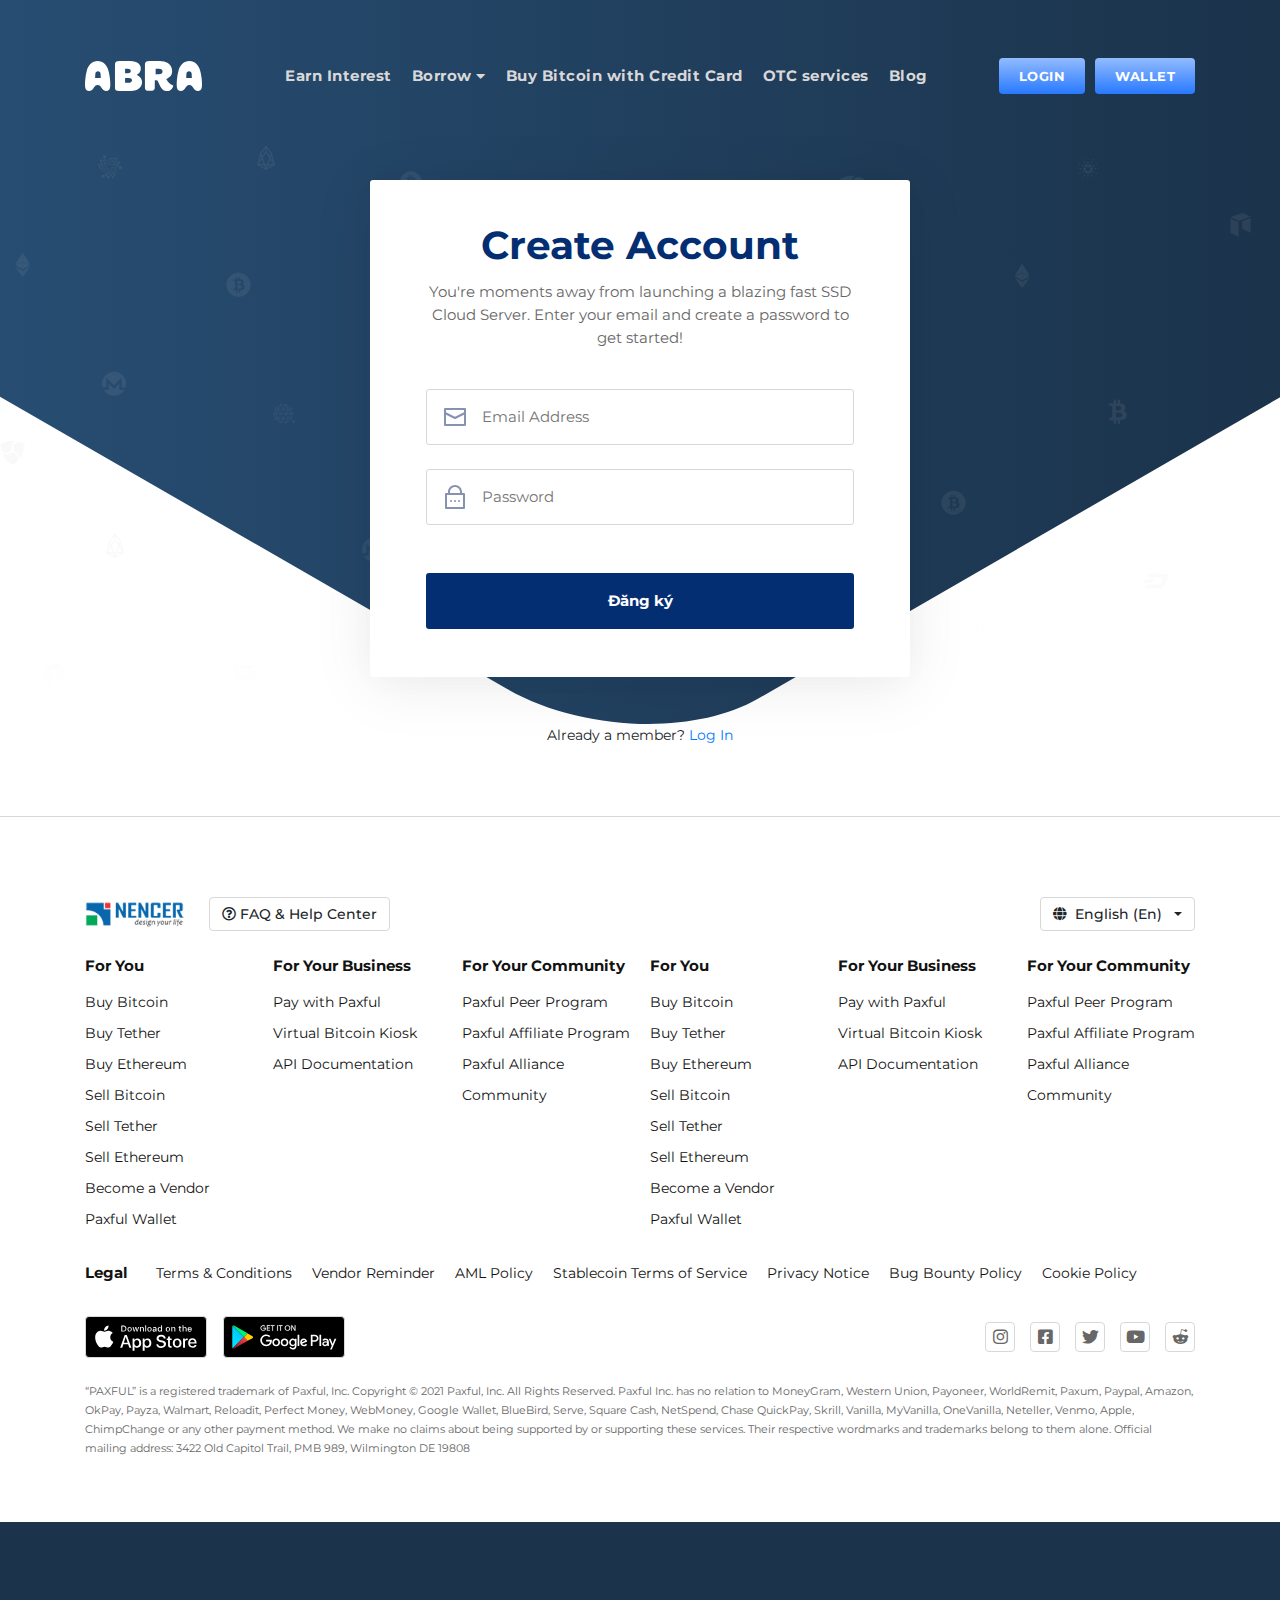
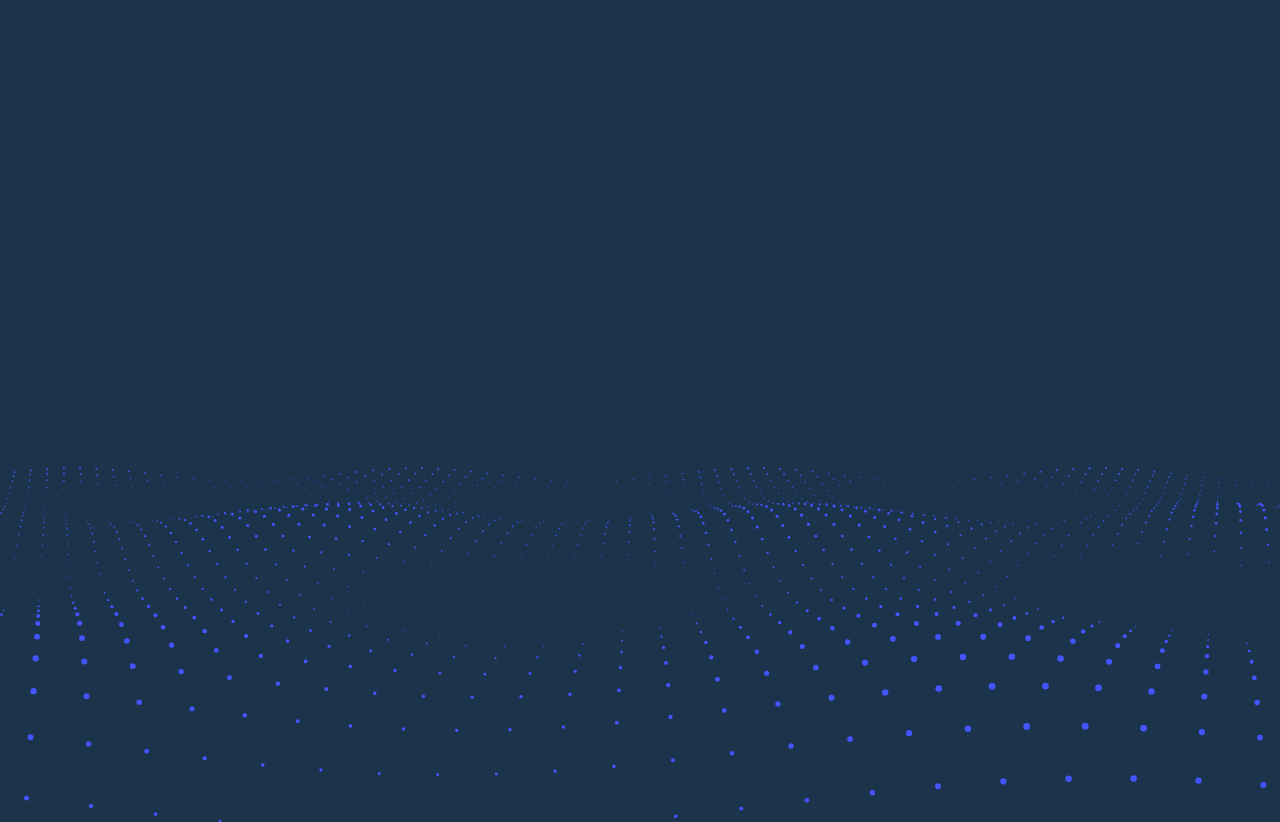
<file: dangky.html>
<html lang="en-US">
<head>
	<meta http-equiv="Content-Type" content="text/html;charset=UTF-8">
	<meta name="viewport" content="width=device-width, initial-scale=1">
	<meta name="Keywords" content="">
	<meta name="Description" content="">
	<link rel="icon" href="./assets/images/favicon.png" type="image/x-icon">
	
	<meta itemprop="name" content="">
	<meta itemprop="description" content="">
	<meta itemprop="image" content="">
	
	<meta property="og:locale" content="">
	<meta property="og:type" content="">
	<meta property="og:title" content="">
	<meta property="og:description" content="">
	<meta property="og:image" content="">
	<meta property="og:url" content="">
	<meta property="og:site_name" content="">
	
	<meta name="twitter:card" content="">
	<meta name="twitter:description" content="">
	<meta name="twitter:title" content="">
	<meta name="twitter:site" content="">
	<meta name="twitter:image" content="">
	<meta name="twitter:creator" content="">
	
	<title>Template swap coin</title>
	
	<link rel="stylesheet" href="./assets/plugin/bootstrap/css/bootstrap.min.css">
	<link rel="stylesheet" href="./assets/plugin/swiper/swiper.css">
	<link rel="stylesheet" href="./assets/fonts/fontawesome/css/all.min.css">
	<link rel="stylesheet" href="./assets/plugin/animate.css">
	<link rel="stylesheet" href="./assets/plugin/fancybox/jquery.fancybox.min.css"/>
	<link rel="stylesheet" href="./assets/css/style.css">
	
	<style>
		:root {
			--primary-color: #2879FF;
			--primary-hover: #042e72;
			--primary-hover-sub: #0a254e;
			--secondary-color: #92bbff;
			--yellow-color: #ffcd1b;
			--color-white: #fff;
			--color-white-50: #e3e2e3;
			--color-white-75: #d8d8d8;
			--color-dark: #121212;
			--color-dark-50: #4a4a4a;
			--color-dark-75: #676767;
			--color-gray: #a4a9ae;
			--color-gray-50: #848585;
		}
	
	</style>
</head>
<body>
<header id="header" class="template-7_header">
	<div class="navigation">
		<div class="container">
			<div class="row align-items-center">
				<div class="col-lg-2">
					<div class="logo">
						<a href="index.html">
							<img src="./assets/images/logo.svg" alt="">
						</a>
						<div id="hamburger" class="before">
							<i></i>
							<i></i>
							<i></i>
						</div>
					</div>
				</div>
				<div class="col-lg-10">
					<div class="menu d-none d-lg-flex" id="navigation">
						<ul class="list-unstyled mb-0">
							<li>
								<a href="#">
									Earn Interest
								</a>
							</li>
							<li>
								<a href="#">
									Borrow
									<i class="fas fa-caret-down"></i>
								</a>
								<ul class="list-unstyled mb-0">
									<li>
										<a href="#">
											Earn Interest
										</a>
									</li>
									<li>
										<a href="#">
											Buy Bitcoin with Credit Card
										</a>
									</li>
									<li>
										<a href="#">
											OTC services
										</a>
									</li>
								</ul>
							</li>
							<li>
								<a href="#">
									Buy Bitcoin with Credit Card
								</a>
							</li>
							<li>
								<a href="#">
									OTC services
								</a>
							</li>
							<li>
								<a href="#">
									Blog
								</a>
							</li>
							<li class="menu-button ml-auto">
								<a href="dangnhap.html">Login</a>
							</li>
							<li class="menu-button">
								<a href="#">Wallet</a>
							</li>
						</ul>
					</div>
				</div>
			</div>
		</div>
	</div>
</header>
<div class="template-7_main">
	<div class="template-7_account">
		<div class="container">
			<div class="row">
				<div class="col-md-8 col-lg-6 mx-auto">
					<div class="account-main">
						<div class="account-box">
							<div class="account__content">
								<div class="account__title">
									Create Account
								</div>
								<div class="account__desc">
									You're moments away from launching a blazing fast SSD Cloud Server. Enter your email
									and create a password to get started!
								</div>
								<form action="">
									<div class="account__group">
										<div class="account__label">
											<svg xmlns="http://www.w3.org/2000/svg" x="0px" y="0px" viewBox="0 0 24 24">
												<path class="stroke" d="M2,4h20v16H2V4z"></path>
												<path class="stroke" d="M2,8l10,5l10-5"></path>
											</svg>
										</div>
										<input class="account__input" type="text" placeholder="Email Address"
										       required="required"
										       autocomplete="off">
									</div>
									<div class="account__group">
										<div class="account__label">
											<svg xmlns="http://www.w3.org/2000/svg" x="0px" y="0px" viewBox="0 0 24 24">
												<path class="fill"
												      d="M19,8V7c0-3.9-3.1-7-7-7S5,3.1,5,7v1h2V7c0-2.8,2.2-5,5-5s5,2.2,5,5v1H19"></path>
												<path class="stroke" d="M3,9h18v14H3V9z"></path>
												<circle class="fill" cx="8" cy="16" r="1"></circle>
												<circle class="fill" cx="12" cy="16" r="1"></circle>
												<circle class="fill" cx="16" cy="16" r="1"></circle>
											</svg>
										</div>
										<input class="account__input" type="password" placeholder="Password"
										       required="required"
										       autocomplete="off">
									</div>
									<div class="account__button mt-5">
										<button class="btn">
											Đăng ký
										</button>
									</div>
								</form>
							</div>
						</div>
						<div class="account__text mt-5 text-center">
							Already a member?
							<a href="dangky.html">
								Log In
							</a>
						</div>
					</div>
				</div>
			</div>
		</div>
		<div class="background">
			<svg xmlns="http://www.w3.org/2000/svg" x="0px" y="0px" viewBox="0 0 1903 556">
				<path class="svg-banner-shape"
				      d="M753.1,434.2c110.6,63.7,277.7,70.6,373.4,15.4L1905,0v555.9H0V0.2L753.1,434.2z"></path>
			</svg>
		</div>
	</div>
</div>
<footer class="template-7_footer">
	<div class="container">
		<div class="row mb-4 mt-md-5 align-items-center no-gutters flex-md-wrap">
			<div class="col-6 col-md-auto d-flex align-items-center order-0 flex-shrink-0">
				<a href="index.html">
					<img src="./assets/images/nencer-logo.png" class="logo" alt="">
				</a>
			</div>
			<div class="col-12 col-md d-flex flex-column flex-md-row order-3 order-md-1 mx-md-4 mt-3 mt-md-0">
				<a href="#" class="d-block btn btn-faq mr-md-3 mb-3 mb-md-0">
                    <span class="d-flex align-items-center justify-content-start text-nowrap">
                        <i class="far fa-question-circle"></i>
                        FAQ &amp; Help Center
                    </span>
				</a>
			</div>
			<div class="col-6 col-md flex-shrink-0 flex-grow-0 order-2 order-md-2">
				<div class="dropdown dropdown-language">
					<button class="btn btn-dropdown dropdown-toggle" data-display="static" type="button"
					        id="dropdownLanguage"
					        data-toggle="dropdown">
						<i class="fas fa-globe"></i>
						<span class="px-2">English (En)</span>
					</button>
					<div class="dropdown-menu dropdown-menu-right"
					     aria-labelledby="dropdownLanguage">
						<a class="dropdown-item" href="#">Bahasa Indonesia3</a>
						<a class="dropdown-item" href="#">Bahasa Melayu3</a>
						<a class="dropdown-item active" href="#">English3</a>
						<a class="dropdown-item" href="#">Dansk3</a>
						<a class="dropdown-item" href="#">Deutsch3</a>
						<a class="dropdown-item" href="#">Tiếng Việt3</a>
						<a class="dropdown-item" href="#">Bahasa Indonesia</a>
						<a class="dropdown-item" href="#">Bahasa Melayu</a>
						<a class="dropdown-item" href="#">English</a>
						<a class="dropdown-item" href="#">Dansk</a>
						<a class="dropdown-item" href="#">Deutsch</a>
						<a class="dropdown-item" href="#">Tiếng Việt</a>
						<a class="dropdown-item" href="#">Bahasa Indonesia</a>
						<a class="dropdown-item" href="#">Bahasa Melayu</a>
						<a class="dropdown-item" href="#">English</a>
						<a class="dropdown-item" href="#">Dansk</a>
						<a class="dropdown-item" href="#">Deutsch</a>
						<a class="dropdown-item" href="#">Tiếng Việt</a>
					</div>
				</div>
			</div>
		</div>
		<div class="footer-menu mb-4" id="footer-menu">
			<div class="row row-10">
				<div class="col-md-4 col-lg-2 mb-3 mb-lg-2">
					<div class="footer-menu--heading">
						<a class="toggled-footer collapsed" data-toggle="collapse" href="#footer-menu-1">
							For You
						</a>
					</div>
					<div class="footer-menu--list collapse" id="footer-menu-1">
						<ul class="list-unstyled mb-0">
							<li>
								<a href="">
									Buy Bitcoin
								</a>
							</li>
							<li>
								<a href="">
									Buy Tether
								</a>
							</li>
							<li>
								<a href="">
									Buy Ethereum
								</a>
							</li>
							<li>
								<a href="">
									Sell Bitcoin
								</a>
							</li>
							<li>
								<a href="">
									Sell Tether
								</a>
							</li>
							<li>
								<a href="">
									Sell Ethereum
								</a>
							</li>
							<li>
								<a href="">
									Become a Vendor
								</a>
							</li>
							<li>
								<a href="">
									Paxful Wallet
								</a>
							</li>
						</ul>
					</div>
				</div>
				<div class="col-md-4 col-lg-2 mb-3 mb-lg-2">
					<div class="footer-menu--heading">
						<a class="toggled-footer collapsed" data-toggle="collapse" href="#footer-menu-2">
							For Your Business
						</a>
					</div>
					<div class="footer-menu--list collapse" id="footer-menu-2">
						<ul class="list-unstyled mb-0">
							<li>
								<a href="">
									Pay with Paxful
								</a>
							</li>
							<li>
								<a href="">
									Virtual Bitcoin Kiosk
								</a>
							</li>
							<li>
								<a href="">
									API Documentation
								</a>
							</li>
						</ul>
					</div>
				</div>
				<div class="col-md-4 col-lg-2 mb-3 mb-lg-2">
					<div class="footer-menu--heading">
						<a class="toggled-footer collapsed" data-toggle="collapse" href="#footer-menu-3">
							For Your Community
						</a>
					</div>
					<div class="footer-menu--list collapse" id="footer-menu-3">
						<ul class="list-unstyled mb-0">
							<li>
								<a href="">
									Paxful Peer Program
								</a>
							</li>
							<li>
								<a href="">
									Paxful Affiliate Program
								</a>
							</li>
							<li>
								<a href="">
									Paxful Alliance
								</a>
							</li>
							<li>
								<a href="">
									Community
								</a>
							</li>
						</ul>
					</div>
				</div>
				<div class="col-md-4 col-lg-2 mb-3 mb-lg-2">
					<div class="footer-menu--heading">
						<a class="toggled-footer collapsed" data-toggle="collapse" href="#footer-menu-4">
							For You
						</a>
					</div>
					<div class="footer-menu--list collapse" id="footer-menu-4">
						<ul class="list-unstyled mb-0">
							<li>
								<a href="">
									Buy Bitcoin
								</a>
							</li>
							<li>
								<a href="">
									Buy Tether
								</a>
							</li>
							<li>
								<a href="">
									Buy Ethereum
								</a>
							</li>
							<li>
								<a href="">
									Sell Bitcoin
								</a>
							</li>
							<li>
								<a href="">
									Sell Tether
								</a>
							</li>
							<li>
								<a href="">
									Sell Ethereum
								</a>
							</li>
							<li>
								<a href="">
									Become a Vendor
								</a>
							</li>
							<li>
								<a href="">
									Paxful Wallet
								</a>
							</li>
						</ul>
					</div>
				</div>
				<div class="col-md-4 col-lg-2 mb-3 mb-lg-2">
					<div class="footer-menu--heading">
						<a class="toggled-footer collapsed" data-toggle="collapse" href="#footer-menu-5">
							For Your Business
						</a>
					</div>
					<div class="footer-menu--list collapse" id="footer-menu-5">
						<ul class="list-unstyled mb-0">
							<li>
								<a href="">
									Pay with Paxful
								</a>
							</li>
							<li>
								<a href="">
									Virtual Bitcoin Kiosk
								</a>
							</li>
							<li>
								<a href="">
									API Documentation
								</a>
							</li>
						</ul>
					</div>
				</div>
				<div class="col-md-4 col-lg-2 mb-3 mb-lg-2">
					<div class="footer-menu--heading">
						<a class="toggled-footer collapsed" data-toggle="collapse" href="#footer-menu-6">
							For Your Community
						</a>
					</div>
					<div class="footer-menu--list collapse" id="footer-menu-6">
						<ul class="list-unstyled mb-0">
							<li>
								<a href="">
									Paxful Peer Program
								</a>
							</li>
							<li>
								<a href="">
									Paxful Affiliate Program
								</a>
							</li>
							<li>
								<a href="">
									Paxful Alliance
								</a>
							</li>
							<li>
								<a href="">
									Community
								</a>
							</li>
						</ul>
					</div>
				</div>
			</div>
			<div class="row mt-md-4">
				<div class="col-12 mb-2">
					<div class="footer-menu--row d-md-flex align-items-center justify-content-start">
						<div class="footer-menu--heading mr-md-2">
							<a class="toggled-footer collapsed" data-toggle="collapse" href="#footer-menu-7">
								Legal
							</a>
						</div>
						<div class="footer-menu--list collapse" id="footer-menu-7">
							<ul class="list-unstyled mb-0 d-md-flex align-items-center justify-content-start flex-nowrap flex-md-wrap">
								<li>
									<a href="">
										Terms & Conditions
									</a>
								</li>
								<li>
									<a href="">
										Vendor Reminder
									</a>
								</li>
								<li>
									<a href="">
										AML Policy
									</a>
								</li>
								<li>
									<a href="">
										Stablecoin Terms of Service
									</a>
								</li>
								<li>
									<a href="">
										Privacy Notice
									</a>
								</li>
								<li>
									<a href="">
										Bug Bounty Policy
									</a>
								</li>
								<li>
									<a href="">
										Cookie Policy
									</a>
								</li>
							</ul>
						</div>
					</div>
				</div>
			</div>
		</div>
		<div class="footer-social mb-4">
			<div class="row align-items-center">
				<div class="col-md-6">
					<nav class="d-flex align-items-center justify-content-center justify-content-md-start">
						<a class="mr-3" href="#">
							<svg enable-background="new 0 0 117.7 38" viewBox="0 0 117.7 38"
							     xmlns="http://www.w3.org/2000/svg">
								<path d="m23.8 19.3c0-1.7.9-3.3 2.4-4.2-.9-1.3-2.4-2.1-4-2.2-1.7-.2-3.3 1-4.2 1s-2.2-1-3.6-1c-1.9.1-3.6 1.1-4.5 2.7-1.9 3.3-.5 8.3 1.4 11 .9 1.3 2 2.8 3.4 2.8 1.4-.1 1.9-.9 3.6-.9s2.1.9 3.6.9 2.4-1.3 3.3-2.7c.7-.9 1.2-2 1.5-3.1-1.8-.6-2.9-2.4-2.9-4.3z"></path>
								<path d="m21 11.2c.8-1 1.2-2.2 1.1-3.5-1.2.1-2.4.7-3.2 1.7-.8.9-1.2 2.1-1.1 3.4 1.3 0 2.4-.6 3.2-1.6z"></path>
								<path d="m41.3 26.1h-4.7l-1.1 3.4h-2l4.5-12.4h2l4.5 12.4h-2zm-4.2-1.5h3.8l-1.9-5.5h-.1z"></path>
								<path d="m54.2 25c0 2.8-1.5 4.6-3.8 4.6-1.2.1-2.3-.6-2.8-1.6v4.5h-1.9v-12h1.8v1.5c.6-1 1.7-1.6 2.9-1.6 2.2-.1 3.8 1.8 3.8 4.6zm-2 0c0-1.8-.9-3-2.4-3-1.4 0-2.4 1.2-2.4 3s1 3 2.4 3c1.5 0 2.4-1.2 2.4-3z"></path>
								<path d="m64.1 25c0 2.8-1.5 4.6-3.8 4.6-1.2.1-2.3-.6-2.8-1.6v4.5h-1.9v-12h1.8v1.5c.6-1 1.7-1.6 2.9-1.6 2.3-.1 3.8 1.8 3.8 4.6zm-1.9 0c0-1.8-.9-3-2.4-3-1.4 0-2.4 1.2-2.4 3s1 3 2.4 3c1.5 0 2.4-1.2 2.4-3z"></path>
								<path d="m70.7 26c.1 1.2 1.3 2 3 2 1.6 0 2.7-.8 2.7-1.9 0-1-.7-1.5-2.3-1.9l-1.6-.4c-2.3-.6-3.3-1.6-3.3-3.3 0-2.1 1.9-3.6 4.5-3.6s4.4 1.5 4.5 3.6h-1.9c-.1-1.2-1.1-2-2.6-2s-2.5.8-2.5 1.9c0 .9.7 1.4 2.3 1.8l1.4.3c2.5.6 3.6 1.6 3.6 3.4 0 2.3-1.9 3.8-4.8 3.8-2.8 0-4.6-1.4-4.7-3.7z"></path>
								<path d="m82.3 18.3v2.1h1.7v1.5h-1.7v5c0 .8.3 1.1 1.1 1.1h.6v1.5c-.3.1-.7.1-1 .1-1.8 0-2.5-.7-2.5-2.4v-5.2h-1.3v-1.5h1.3v-2.1h1.8z"></path>
								<path d="m85.1 25c0-2.8 1.7-4.6 4.3-4.6s4.3 1.8 4.3 4.6c0 2.9-1.7 4.6-4.3 4.6-2.7 0-4.3-1.8-4.3-4.6zm6.7 0c0-2-.9-3.1-2.4-3.1s-2.4 1.1-2.4 3.1.9 3.1 2.4 3.1 2.4-1.2 2.4-3.1z"></path>
								<path d="m95.2 20.4h1.8v1.6c.2-1 1.2-1.7 2.2-1.6.2 0 .4 0 .6.1v1.7c-.3-.1-.5-.2-.8-.2-1 0-1.9.8-1.9 1.8v.3 5.4h-1.9z"></path>
								<path d="m108.4 26.8c-.2 1.6-1.9 2.8-3.9 2.8-2.6 0-4.3-1.8-4.3-4.6s1.6-4.7 4.2-4.7c2.5 0 4.1 1.7 4.1 4.5v.6h-6.4v.1c-.1 1.3.8 2.4 2.1 2.6h.3c.9.1 1.8-.4 2.1-1.3zm-6.3-2.7h4.5c.1-1.2-.9-2.2-2.1-2.3-.1 0-.1 0-.2 0-1.2 0-2.2 1-2.2 2.3z"></path>
								<path d="m36.8 7.7c1.5-.1 2.7 1 2.8 2.4v.5c0 1.9-1 3-2.8 3h-2.2v-6h2.2zm-1.2 5.2h1.1c1 .1 1.9-.7 2-1.8 0-.1 0-.3 0-.4.1-1-.6-2-1.6-2.1-.1 0-.2 0-.4 0h-1.1z"></path>
								<path d="m40.7 11.4c-.1-1.2.7-2.2 1.9-2.3s2.2.7 2.3 1.9v.4c.1 1.2-.7 2.2-1.9 2.3s-2.2-.7-2.3-1.9c0-.1 0-.2 0-.4zm3.3 0c0-1-.4-1.5-1.2-1.5s-1.2.6-1.2 1.5c0 1 .4 1.6 1.2 1.6s1.2-.6 1.2-1.6z"></path>
								<path d="m50.6 13.7h-.9l-.9-3.3h-.1l-.9 3.3h-.9l-1.2-4.5h.9l.8 3.4h.1l.9-3.4h.9l.9 3.4h.1l.8-3.4h.9z"></path>
								<path d="m52.9 9.2h.9v.7h.1c.2-.5.8-.8 1.3-.8.8-.1 1.5.5 1.6 1.4v.3 2.9h-.9v-2.7c0-.7-.3-1.1-1-1.1-.6 0-1.1.4-1.1 1v.2 2.6h-.9z"></path>
								<path d="m58.1 7.4h.9v6.3h-.9z"></path>
								<path d="m60.2 11.4c-.1-1.2.7-2.2 1.9-2.3s2.2.7 2.3 1.9v.4c.1 1.2-.7 2.2-1.9 2.3s-2.2-.7-2.3-1.9c0-.1 0-.2 0-.4zm3.3 0c0-1-.4-1.5-1.2-1.5s-1.2.6-1.2 1.5c0 1 .4 1.6 1.2 1.6s1.2-.6 1.2-1.6z"></path>
								<path d="m65.4 12.4c0-.8.6-1.3 1.7-1.3l1.2-.1v-.4c0-.5-.3-.7-.9-.7-.5 0-.8.2-.9.5h-.9c.1-.8.8-1.3 1.8-1.3 1.1 0 1.8.6 1.8 1.5v3.1h-.9v-.6h-.1c-.3.5-.8.7-1.4.7-.7.1-1.4-.5-1.5-1.2.1-.1.1-.1.1-.2zm2.9-.4v-.4l-1.1.1c-.6 0-.9.3-.9.6 0 .4.4.6.8.6.6.2 1.1-.2 1.2-.9 0 .1 0 .1 0 0z"></path>
								<path d="m70.3 11.4c0-1.4.7-2.3 1.9-2.3.6 0 1.1.3 1.4.8h.1v-2.5h.9v6.3h-.9v-.7h-.1c-.3.5-.8.8-1.4.8-1.1 0-1.9-.9-1.9-2.4zm1 0c0 1 .5 1.5 1.2 1.5s1.2-.6 1.2-1.5-.5-1.5-1.2-1.5c-.8 0-1.2.6-1.2 1.5z"></path>
								<path d="m78.2 11.4c-.1-1.2.7-2.2 1.9-2.3s2.2.7 2.3 1.9v.4c.1 1.2-.7 2.2-1.9 2.3s-2.2-.7-2.3-1.9c0-.1 0-.2 0-.4zm3.4 0c0-1-.4-1.5-1.2-1.5s-1.2.6-1.2 1.5c0 1 .4 1.6 1.2 1.6.7 0 1.2-.6 1.2-1.6z"></path>
								<path d="m83.7 9.2h.9v.7h.1c.2-.5.8-.8 1.3-.8.8-.1 1.5.5 1.6 1.4v.3 2.9h-.9v-2.7c0-.7-.3-1.1-1-1.1-.6 0-1.1.4-1.1 1v.2 2.6h-.9z"></path>
								<path d="m92.5 8.1v1.1h1v.8h-1v2.3c0 .5.2.7.6.7h.3v.7c-.2 0-.3 0-.5 0-1 0-1.4-.3-1.4-1.2v-2.5h-.7v-.8h.7v-1.1z"></path>
								<path d="m94.7 7.4h.9v2.5h.1c.2-.5.8-.9 1.4-.8.8 0 1.5.6 1.6 1.4v.3 2.9h-.9v-2.7c0-.7-.3-1.1-1-1.1-.6 0-1.1.4-1.1 1v.2 2.6h-.9z"></path>
								<path d="m103.8 12.5c-.2.8-1.1 1.4-2 1.3-1.1 0-2.1-.9-2.1-2 0-.1 0-.2 0-.3-.2-1.1.6-2.2 1.8-2.3h.3c1.3 0 2 .9 2 2.3v.3h-3.2c-.1.7.4 1.2 1.1 1.3h.1c.4.1.9-.2 1.1-.5zm-3.2-1.5h2.3c0-.6-.4-1.1-1-1.2h-.1c-.6.1-1.2.6-1.2 1.2z"></path>
							</svg>
						</a>
						<a href="#">
							<svg enable-background="new 0 0 133.4 38.4" viewBox="0 0 133.4 38.4"
							     xmlns="http://www.w3.org/2000/svg">
								<linearGradient id="googlePlayIconIdA" gradientTransform="matrix(1 0 0 -1 0 180.4002)"
								                gradientUnits="userSpaceOnUse" x1="20.9996" x2="4.2172" y1="172.4904"
								                y2="155.708">
									<stop offset="0" stop-color="#00a0ff"></stop>
									<stop offset=".00657445" stop-color="#00a1ff"></stop>
									<stop offset=".2601" stop-color="#00beff"></stop>
									<stop offset=".5122" stop-color="#00d2ff"></stop>
									<stop offset=".7604" stop-color="#00dfff"></stop>
									<stop offset="1" stop-color="#00e3ff"></stop>
								</linearGradient>
								<linearGradient id="googlePlayIconIdB" gradientTransform="matrix(1 0 0 -1 0 180.4002)"
								                gradientUnits="userSpaceOnUse" x1="33.0343" x2="8.8374" y1="161.1987"
								                y2="161.1987">
									<stop offset="0" stop-color="#ffe000"></stop>
									<stop offset=".4087" stop-color="#ffbd00"></stop>
									<stop offset=".7754" stop-color="#ffa500"></stop>
									<stop offset="1" stop-color="#ff9c00"></stop>
								</linearGradient>
								<linearGradient id="googlePlayIconIdC" gradientTransform="matrix(1 0 0 -1 0 180.4002)"
								                gradientUnits="userSpaceOnUse" x1="24.0269" x2="1.2686" y1="158.904"
								                y2="136.1457">
									<stop offset="0" stop-color="#ff3a44"></stop>
									<stop offset="1" stop-color="#googlePlayIconIdC31162"></stop>
								</linearGradient>
								<linearGradient id="googlePlayIconIdD" gradientTransform="matrix(1 0 0 -1 0 180.4002)"
								                gradientUnits="userSpaceOnUse" x1="6.4972" x2="16.6598" y1="181.0239"
								                y2="170.8614">
									<stop offset="0" stop-color="#32a071"></stop>
									<stop offset=".0685" stop-color="#2da771"></stop>
									<stop offset=".4762" stop-color="#15cf74"></stop>
									<stop offset=".8009" stop-color="#06e775"></stop>
									<stop offset="1" stop-color="#00f076"></stop>
								</linearGradient>
								<path d="m46.6 9.4c0 .8-.2 1.5-.7 2-.6.6-1.3.9-2.2.9s-1.6-.3-2.2-.9-.9-1.3-.9-2.2.3-1.6.9-2.2 1.3-.9 2.2-.9c.4 0 .8.1 1.2.3s.7.4.9.7l-.5.5c-.4-.5-.9-.7-1.6-.7-.7-.1-1.2.1-1.7.6-.5.4-.7 1-.7 1.7s.2 1.3.7 1.7 1 .7 1.6.7c.7 0 1.2-.2 1.7-.7.3-.3.5-.7.5-1.2h-2.2v-.7h2.9c.1.1.1.3.1.4z"
								      stroke="#fff" stroke-miterlimit="10" stroke-width=".2"></path>
								<path d="m51.2 6.9h-2.7v1.9h2.5v.7h-2.5v1.9h2.7v.7h-3.5v-6h3.5z" stroke="#fff"
								      stroke-miterlimit="10" stroke-width=".2"></path>
								<path d="m54.5 12.2h-.8v-5.3h-1.7v-.7h4.1v.7h-1.7v5.3z" stroke="#fff"
								      stroke-miterlimit="10" stroke-width=".2"></path>
								<path d="m59.1 12.2v-6h.8v6z" stroke="#fff" stroke-miterlimit="10"
								      stroke-width=".2"></path>
								<path d="m63.3 12.2h-.8v-5.3h-1.7v-.7h4.2v.7h-1.7z" stroke="#fff" stroke-miterlimit="10"
								      stroke-width=".2"></path>
								<path d="m72.8 11.4c-.6.6-1.3.9-2.2.9s-1.6-.3-2.2-.9-.9-1.3-.9-2.2.3-1.6.9-2.2 1.3-.9 2.2-.9 1.6.3 2.2.9.9 1.3.9 2.2-.3 1.6-.9 2.2zm-3.8-.5c.4.4 1 .7 1.6.7s1.2-.2 1.6-.7c.4-.4.7-1 .7-1.7s-.2-1.3-.7-1.7c-.4-.4-1-.7-1.6-.7s-1.2.2-1.6.7c-.4.4-.7 1-.7 1.7s.2 1.3.7 1.7z"
								      stroke="#fff" stroke-miterlimit="10" stroke-width=".2"></path>
								<path d="m74.8 12.2v-6h.9l2.9 4.7v-1.2-3.5h.8v6h-.8l-3.1-4.9v1.2 3.7z" stroke="#fff"
								      stroke-miterlimit="10" stroke-width=".2"></path>
								<path d="m67.3 21c-2.4 0-4.3 1.8-4.3 4.3 0 2.4 1.9 4.3 4.3 4.3s4.3-1.8 4.3-4.3c0-2.6-1.9-4.3-4.3-4.3zm0 6.8c-1.3 0-2.4-1.1-2.4-2.6s1.1-2.6 2.4-2.6 2.4 1 2.4 2.6c0 1.5-1.1 2.6-2.4 2.6zm-9.3-6.8c-2.4 0-4.3 1.8-4.3 4.3 0 2.4 1.9 4.3 4.3 4.3s4.3-1.8 4.3-4.3c0-2.6-1.9-4.3-4.3-4.3zm0 6.8c-1.3 0-2.4-1.1-2.4-2.6s1.1-2.6 2.4-2.6 2.4 1 2.4 2.6c0 1.5-1.1 2.6-2.4 2.6zm-11.1-5.5v1.8h4.3c-.1 1-.5 1.8-1 2.3-.6.6-1.6 1.3-3.3 1.3-2.7 0-4.7-2.1-4.7-4.8s2.1-4.8 4.7-4.8c1.4 0 2.5.6 3.3 1.3l1.3-1.3c-1.1-1-2.5-1.8-4.5-1.8-3.6 0-6.7 3-6.7 6.6s3.1 6.6 6.7 6.6c2 0 3.4-.6 4.6-1.9 1.2-1.2 1.6-2.9 1.6-4.2 0-.4 0-.8-.1-1.1zm45.4 1.4c-.4-1-1.4-2.7-3.6-2.7s-4 1.7-4 4.3c0 2.4 1.8 4.3 4.2 4.3 1.9 0 3.1-1.2 3.5-1.9l-1.4-1c-.5.7-1.1 1.2-2.1 1.2s-1.6-.4-2.1-1.3l5.7-2.4zm-5.8 1.4c0-1.6 1.3-2.5 2.2-2.5.7 0 1.4.4 1.6.9zm-4.7 4.1h1.9v-12.5h-1.9zm-3-7.3c-.5-.5-1.3-1-2.3-1-2.1 0-4.1 1.9-4.1 4.3s1.9 4.2 4.1 4.2c1 0 1.8-.5 2.2-1h.1v.6c0 1.6-.9 2.5-2.3 2.5-1.1 0-1.9-.8-2.1-1.5l-1.6.7c.5 1.1 1.7 2.5 3.8 2.5 2.2 0 4-1.3 4-4.4v-7.6h-1.8zm-2.2 5.9c-1.3 0-2.4-1.1-2.4-2.6s1.1-2.6 2.4-2.6 2.3 1.1 2.3 2.6-1 2.6-2.3 2.6zm24.4-11.1h-4.5v12.5h1.9v-4.7h2.6c2.1 0 4.1-1.5 4.1-3.9s-2-3.9-4.1-3.9zm.1 6h-2.7v-4.3h2.7c1.4 0 2.2 1.2 2.2 2.1-.1 1.1-.9 2.2-2.2 2.2zm11.5-1.8c-1.4 0-2.8.6-3.3 1.9l1.7.7c.4-.7 1-.9 1.7-.9 1 0 1.9.6 2 1.6v.1c-.3-.2-1.1-.5-1.9-.5-1.8 0-3.6 1-3.6 2.8 0 1.7 1.5 2.8 3.1 2.8 1.3 0 1.9-.6 2.4-1.2h.1v1h1.8v-4.8c-.2-2.2-1.9-3.5-4-3.5zm-.2 6.9c-.6 0-1.5-.3-1.5-1.1 0-1 1.1-1.3 2-1.3.8 0 1.2.2 1.7.4-.2 1.2-1.2 2-2.2 2zm10.5-6.6-2.1 5.4h-.1l-2.2-5.4h-2l3.3 7.6-1.9 4.2h1.9l5.1-11.8zm-16.8 8h1.9v-12.5h-1.9z"></path>
								<path d="m9.6 6.7c-.3.3-.4.8-.4 1.4v22.1c0 .6.2 1.1.5 1.4l.1.1 12.4-12.4v-.1-.1z"
								      fill="url(#googlePlayIconIdA)"></path>
								<path d="m26.2 23.5-4.1-4.1v-.1-.1l4.1-4.1.1.1 4.9 2.8c1.4.8 1.4 2.1 0 2.9z"
								      fill="url(#googlePlayIconIdB)"></path>
								<path d="m26.3 23.4-4.2-4.2-12.5 12.5c.5.5 1.2.5 2.1.1z"
								      fill="url(#googlePlayIconIdC)"></path>
								<path d="m26.3 15-14.6-8.3c-.9-.5-1.6-.4-2.1.1l12.5 12.5z"
								      fill="url(#googlePlayIconIdD)"></path>
								<path d="m26.2 23.3-14.5 8.2c-.8.5-1.5.4-2 0l-.1.1.1.1c.5.4 1.2.5 2 0z"
								      opacity=".2"></path>
								<path d="m9.6 31.5c-.3-.3-.5-.8-.5-1.4v.1c0 .6.2 1.1.5 1.4z" opacity=".12"></path>
								<path d="m31.2 20.5-5 2.8.1.1 4.9-2.8c.7-.4 1-.9 1-1.4 0 .5-.4.9-1 1.3z"
								      opacity=".12"></path>
								<path d="m11.7 6.8 19.5 11.1c.6.4 1 .8 1 1.3 0-.5-.3-1-1-1.4l-19.5-11.1c-1.4-.8-2.5-.1-2.5 1.5v.1c0-1.6 1.1-2.3 2.5-1.5z"
								      opacity=".25"></path>
							</svg>
						</a>
					</nav>
				</div>
				<div class="col-md-6">
					<ul class="list-unstyled mt-3 mt-md-0 mb-0 d-flex align-items-center justify-content-center justify-content-md-end">
						<li>
							<a href="">
								<i class="fab fa-instagram"></i>
							</a>
						</li>
						<li>
							<a href="">
								<i class="fab fa-facebook-square"></i>
							</a>
						</li>
						<li>
							<a href="">
								<i class="fab fa-twitter"></i>
							</a>
						</li>
						<li>
							<a href="">
								<i class="fab fa-youtube"></i>
							</a>
						</li>
						<li>
							<a href="">
								<i class="fab fa-reddit-alien"></i>
							</a>
						</li>
					</ul>
				</div>
			</div>
		</div>
		<div class="footer-desc">
			<div class="row">
				<div class="col-12">
					“PAXFUL” is a registered trademark of Paxful, Inc. Copyright © 2021 Paxful, Inc. All Rights
					Reserved. Paxful Inc. has no relation to MoneyGram, Western Union, Payoneer, WorldRemit, Paxum,
					Paypal, Amazon, OkPay, Payza, Walmart, Reloadit, Perfect Money, WebMoney, Google Wallet, BlueBird,
					Serve, Square Cash, NetSpend, Chase QuickPay, Skrill, Vanilla, MyVanilla, OneVanilla, Neteller,
					Venmo, Apple, ChimpChange or any other payment method. We make no claims about being supported by or
					supporting these services. Their respective wordmarks and trademarks belong to them alone. Official
					mailing address: 3422 Old Capitol Trail, PMB 989, Wilmington DE 19808
				</div>
			</div>
		</div>
	</div>
</footer>

<script type="text/javascript" src="./assets/plugin/jquery.min.js"></script>
<script type="text/javascript" src="./assets/plugin/bootstrap/js/bootstrap.bundle.min.js"></script>
<script type="text/javascript" src="./assets/plugin/swiper/swiper.js"></script>
<script type="text/javascript" src="./assets/plugin/threejs/three.min.js"></script>
<script type="text/javascript" src="./assets/plugin/threejs/threejs-projector.js"></script>
<script type="text/javascript" src="./assets/plugin/threejs/threejs-canvasrenderer.js"></script>
<script type="text/javascript" src="./assets/plugin/threejs/index.js"></script>
<script type="text/javascript" src="./assets/plugin/fancybox/jquery.fancybox.min.js"></script>
<script type="text/javascript" src="./assets/js/theme-script.js"></script>

</body>
</html>
</file>
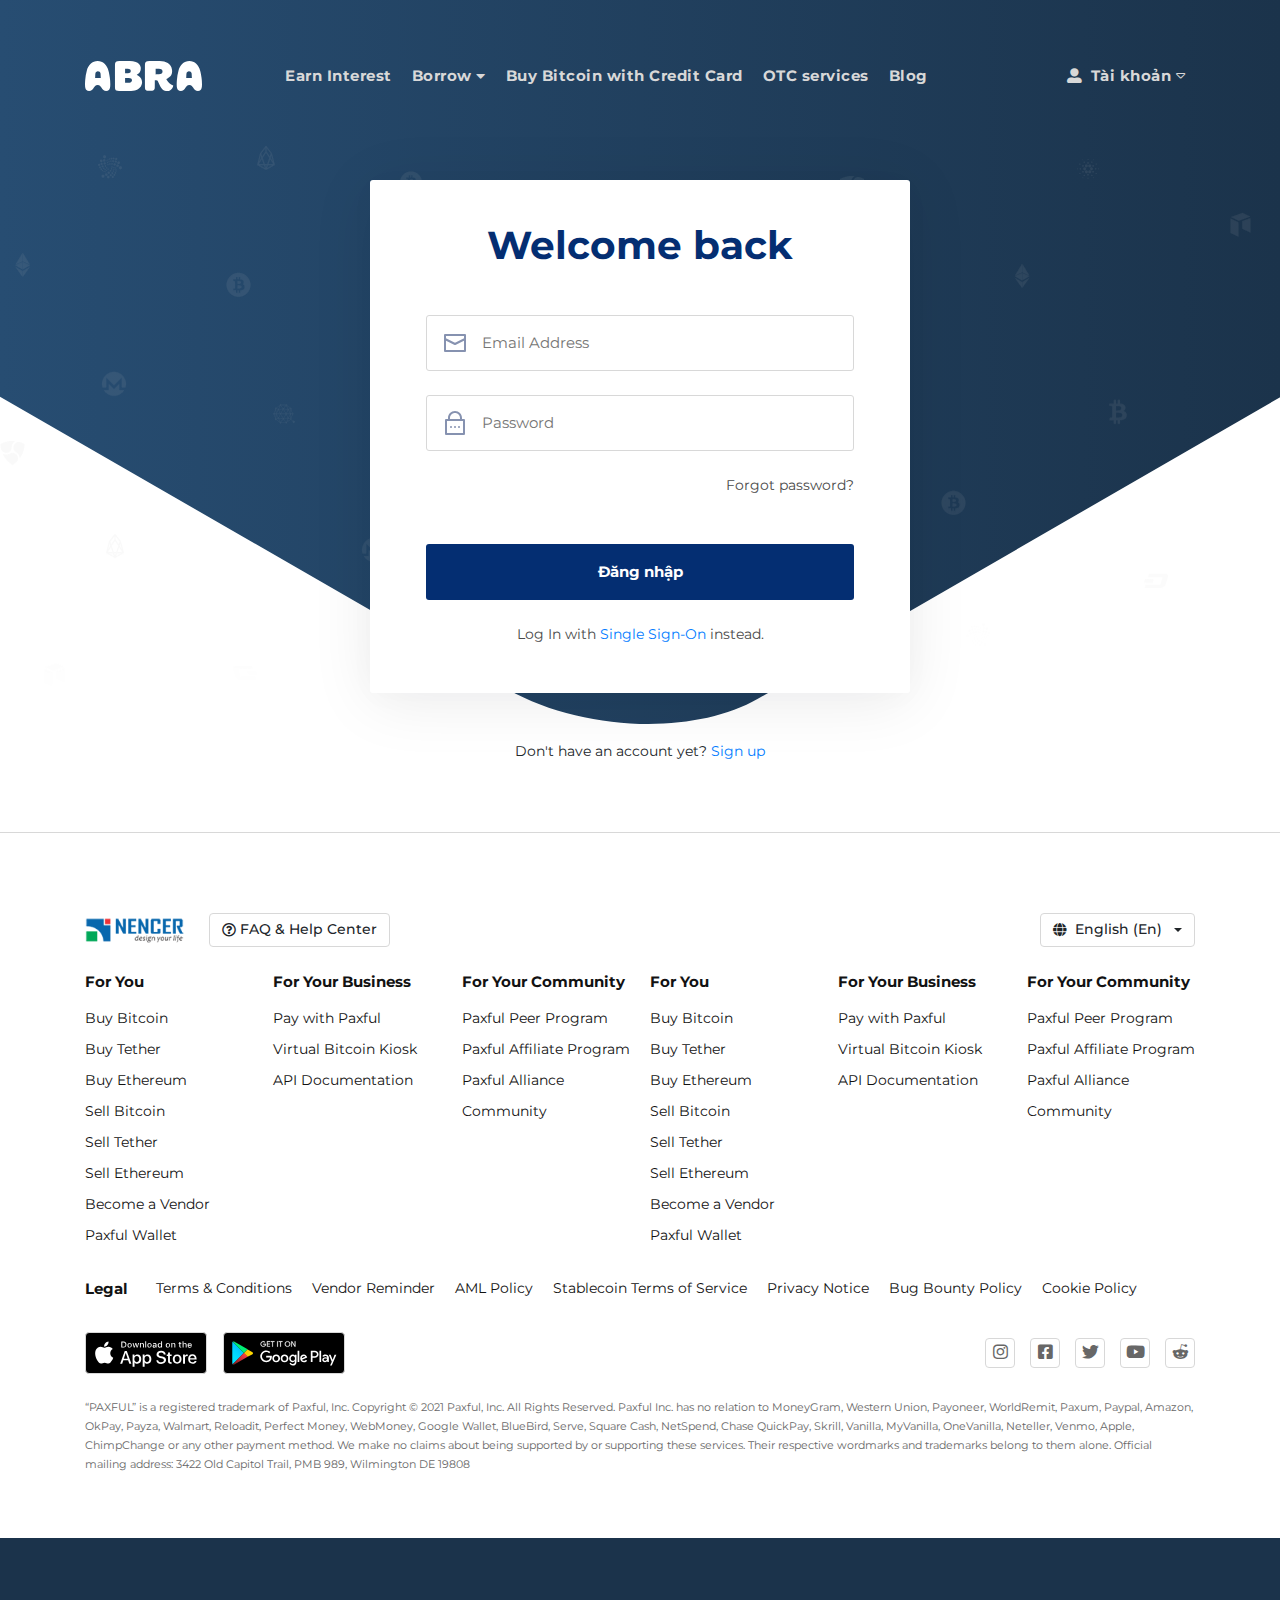
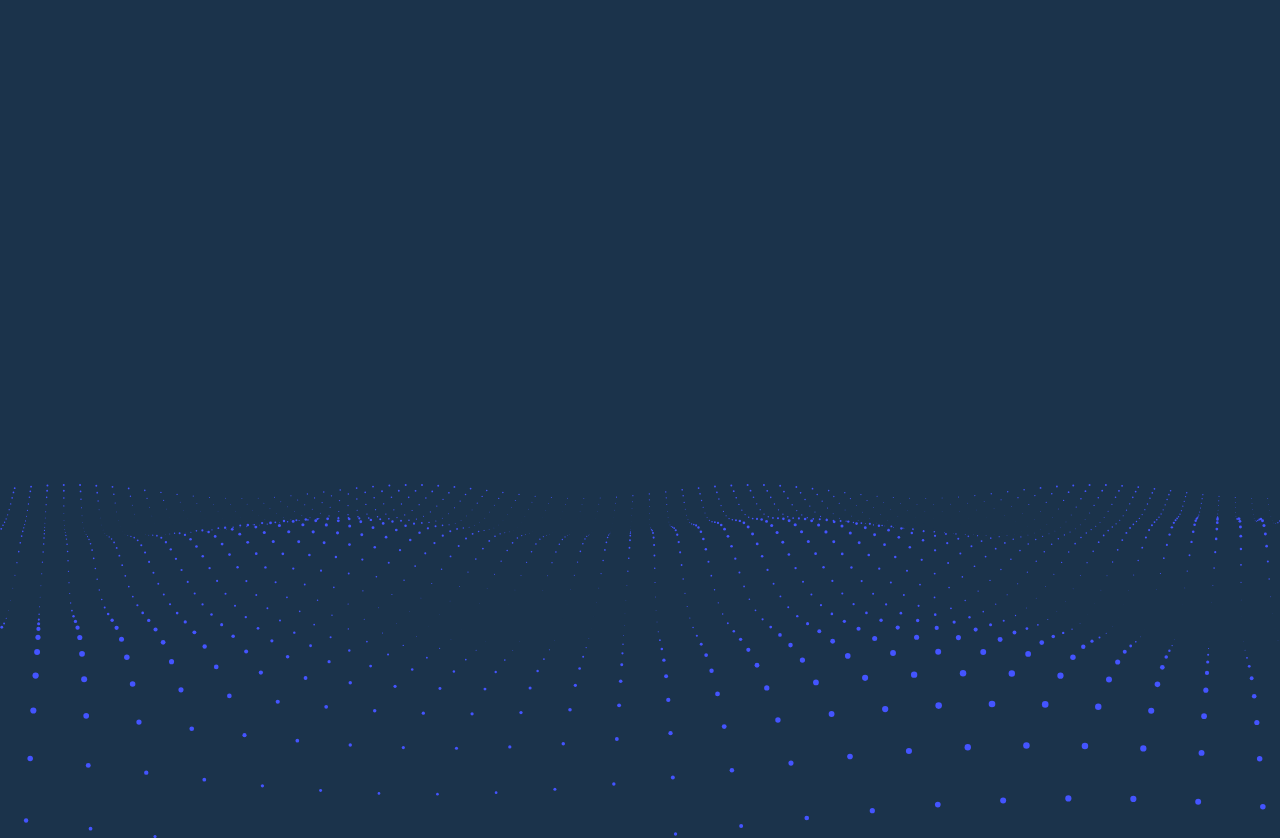
<file: dangnhap.html>
<html lang="en-US">
<head>
	<meta http-equiv="Content-Type" content="text/html;charset=UTF-8">
	<meta name="viewport" content="width=device-width, initial-scale=1">
	<meta name="Keywords" content="">
	<meta name="Description" content="">
	<link rel="icon" href="./assets/images/favicon.png" type="image/x-icon">
	
	<meta itemprop="name" content="">
	<meta itemprop="description" content="">
	<meta itemprop="image" content="">
	
	<meta property="og:locale" content="">
	<meta property="og:type" content="">
	<meta property="og:title" content="">
	<meta property="og:description" content="">
	<meta property="og:image" content="">
	<meta property="og:url" content="">
	<meta property="og:site_name" content="">
	
	<meta name="twitter:card" content="">
	<meta name="twitter:description" content="">
	<meta name="twitter:title" content="">
	<meta name="twitter:site" content="">
	<meta name="twitter:image" content="">
	<meta name="twitter:creator" content="">
	
	<title>Template swap coin</title>
	
	<link rel="stylesheet" href="./assets/plugin/bootstrap/css/bootstrap.min.css">
	<link rel="stylesheet" href="./assets/plugin/swiper/swiper.css">
	<link rel="stylesheet" href="./assets/fonts/fontawesome/css/all.min.css">
	<link rel="stylesheet" href="./assets/plugin/animate.css">
	<link rel="stylesheet" href="./assets/plugin/fancybox/jquery.fancybox.min.css"/>
	<link rel="stylesheet" href="./assets/css/style.css">
	
	<style>
		:root {
			--primary-color: #2879FF;
			--primary-hover: #042e72;
			--primary-hover-sub: #0a254e;
			--secondary-color: #92bbff;
			--yellow-color: #ffcd1b;
			--color-white: #fff;
			--color-white-50: #e3e2e3;
			--color-white-75: #d8d8d8;
			--color-dark: #121212;
			--color-dark-50: #4a4a4a;
			--color-dark-75: #676767;
			--color-gray: #a4a9ae;
			--color-gray-50: #848585;
		}
	
	</style>
</head>
<body>
<header id="header" class="template-7_header">
	<div class="navigation">
		<div class="container">
			<div class="row align-items-center">
				<div class="col-lg-2">
					<div class="logo">
						<a href="index.html">
							<img src="./assets/images/logo.svg" alt="">
						</a>
						<div id="hamburger" class="before">
							<i></i>
							<i></i>
							<i></i>
						</div>
					</div>
				</div>
				<div class="col-lg-10">
					<div class="menu d-none d-lg-flex" id="navigation">
						<ul class="list-unstyled mb-0">
							<li>
								<a href="#">
									Earn Interest
								</a>
							</li>
							<li>
								<a href="#">
									Borrow
									<i class="fas fa-caret-down"></i>
								</a>
								<ul class="list-unstyled mb-0">
									<li>
										<a href="#">
											Earn Interest
										</a>
									</li>
									<li>
										<a href="#">
											Buy Bitcoin with Credit Card
										</a>
									</li>
									<li>
										<a href="#">
											OTC services
										</a>
									</li>
								</ul>
							</li>
							<li>
								<a href="#">
									Buy Bitcoin with Credit Card
								</a>
							</li>
							<li>
								<a href="#">
									OTC services
								</a>
							</li>
							<li>
								<a href="#">
									Blog
								</a>
							</li>
							<li class="ml-auto">
								<a href="#">
									<i class="fas fa-user-alt mr-1"></i>
									Tài khoản
									<i class="fal fa-caret-down"></i>
								</a>
								<ul class="list-unstyled mb-0">
									<li>
										<a href="#">
											Thông tin tài khoản
										</a>
									</li>
									<li>
										<a href="#">
											Bảo mật tài khoản
										</a>
									</li>
									<li>
										<a href="#">
											Đổi mật khẩu
										</a>
									</li>
									<li>
										<a href="#">
											Đăng xuất
										</a>
									</li>
								</ul>
							</li>
							<li class="menu-button ml-auto d-none">
								<a href="dangnhap.html">Login</a>
							</li>
							<li class="menu-button d-none">
								<a href="#">Wallet</a>
							</li>
						</ul>
					</div>
				</div>
			</div>
		</div>
	</div>
</header>
<div class="template-7_main">
	<div class="template-7_account">
		<div class="container">
			<div class="row">
				<div class="col-md-8 col-lg-6 mx-auto">
					<div class="account-main">
						<div class="account-box">
							<div class="account__content">
								<div class="account__title">
									Welcome back
								</div>
								<form action="">
									<div class="account__group">
										<div class="account__label">
											<svg xmlns="http://www.w3.org/2000/svg" x="0px" y="0px" viewBox="0 0 24 24">
												<path class="stroke" d="M2,4h20v16H2V4z"></path>
												<path class="stroke" d="M2,8l10,5l10-5"></path>
											</svg>
										</div>
										<input class="account__input" type="text" placeholder="Email Address"
										       required="required"
										       autocomplete="off">
									</div>
									<div class="account__group">
										<div class="account__label">
											<svg xmlns="http://www.w3.org/2000/svg" x="0px" y="0px" viewBox="0 0 24 24">
												<path class="fill"
												      d="M19,8V7c0-3.9-3.1-7-7-7S5,3.1,5,7v1h2V7c0-2.8,2.2-5,5-5s5,2.2,5,5v1H19"></path>
												<path class="stroke" d="M3,9h18v14H3V9z"></path>
												<circle class="fill" cx="8" cy="16" r="1"></circle>
												<circle class="fill" cx="12" cy="16" r="1"></circle>
												<circle class="fill" cx="16" cy="16" r="1"></circle>
											</svg>
										</div>
										<input class="account__input" type="password" placeholder="Password"
										       required="required"
										       autocomplete="off">
									</div>
									<div class="account__text text-right">
										<a class="color-inherit" href="quenmatkhau.html">
											Forgot password?
										</a>
									</div>
									<div class="account__button mt-5">
										<button class="btn">
											Đăng nhập
										</button>
									</div>
									<div class="account__text mt-4 text-center">
										Log In with
										<a href="dangky.html">
											Single Sign-On
										</a>
										instead.
									</div>
								</form>
							</div>
						</div>
						<div class="account__text mt-5 text-center">
							Don't have an account yet?
							<a href="dangky.html">
								Sign up
							</a>
						</div>
					</div>
				</div>
			</div>
		</div>
		<div class="background">
			<svg xmlns="http://www.w3.org/2000/svg" x="0px" y="0px" viewBox="0 0 1903 556">
				<path class="svg-banner-shape"
				      d="M753.1,434.2c110.6,63.7,277.7,70.6,373.4,15.4L1905,0v555.9H0V0.2L753.1,434.2z"></path>
			</svg>
		</div>
	</div>
</div>
<footer class="template-7_footer">
	<div class="container">
		<div class="row mb-4 mt-md-5 align-items-center no-gutters flex-md-wrap">
			<div class="col-6 col-md-auto d-flex align-items-center order-0 flex-shrink-0">
				<a href="index.html">
					<img src="./assets/images/nencer-logo.png" class="logo" alt="">
				</a>
			</div>
			<div class="col-12 col-md d-flex flex-column flex-md-row order-3 order-md-1 mx-md-4 mt-3 mt-md-0">
				<a href="#" class="d-block btn btn-faq mr-md-3 mb-3 mb-md-0">
                    <span class="d-flex align-items-center justify-content-start text-nowrap">
                        <i class="far fa-question-circle"></i>
                        FAQ &amp; Help Center
                    </span>
				</a>
			</div>
			<div class="col-6 col-md flex-shrink-0 flex-grow-0 order-2 order-md-2">
				<div class="dropdown dropdown-language">
					<button class="btn btn-dropdown dropdown-toggle" data-display="static" type="button"
					        id="dropdownLanguage"
					        data-toggle="dropdown">
						<i class="fas fa-globe"></i>
						<span class="px-2">English (En)</span>
					</button>
					<div class="dropdown-menu dropdown-menu-right"
					     aria-labelledby="dropdownLanguage">
						<a class="dropdown-item" href="#">Bahasa Indonesia3</a>
						<a class="dropdown-item" href="#">Bahasa Melayu3</a>
						<a class="dropdown-item active" href="#">English3</a>
						<a class="dropdown-item" href="#">Dansk3</a>
						<a class="dropdown-item" href="#">Deutsch3</a>
						<a class="dropdown-item" href="#">Tiếng Việt3</a>
						<a class="dropdown-item" href="#">Bahasa Indonesia</a>
						<a class="dropdown-item" href="#">Bahasa Melayu</a>
						<a class="dropdown-item" href="#">English</a>
						<a class="dropdown-item" href="#">Dansk</a>
						<a class="dropdown-item" href="#">Deutsch</a>
						<a class="dropdown-item" href="#">Tiếng Việt</a>
						<a class="dropdown-item" href="#">Bahasa Indonesia</a>
						<a class="dropdown-item" href="#">Bahasa Melayu</a>
						<a class="dropdown-item" href="#">English</a>
						<a class="dropdown-item" href="#">Dansk</a>
						<a class="dropdown-item" href="#">Deutsch</a>
						<a class="dropdown-item" href="#">Tiếng Việt</a>
					</div>
				</div>
			</div>
		</div>
		<div class="footer-menu mb-4" id="footer-menu">
			<div class="row row-10">
				<div class="col-md-4 col-lg-2 mb-3 mb-lg-2">
					<div class="footer-menu--heading">
						<a class="toggled-footer collapsed" data-toggle="collapse" href="#footer-menu-1">
							For You
						</a>
					</div>
					<div class="footer-menu--list collapse" id="footer-menu-1">
						<ul class="list-unstyled mb-0">
							<li>
								<a href="">
									Buy Bitcoin
								</a>
							</li>
							<li>
								<a href="">
									Buy Tether
								</a>
							</li>
							<li>
								<a href="">
									Buy Ethereum
								</a>
							</li>
							<li>
								<a href="">
									Sell Bitcoin
								</a>
							</li>
							<li>
								<a href="">
									Sell Tether
								</a>
							</li>
							<li>
								<a href="">
									Sell Ethereum
								</a>
							</li>
							<li>
								<a href="">
									Become a Vendor
								</a>
							</li>
							<li>
								<a href="">
									Paxful Wallet
								</a>
							</li>
						</ul>
					</div>
				</div>
				<div class="col-md-4 col-lg-2 mb-3 mb-lg-2">
					<div class="footer-menu--heading">
						<a class="toggled-footer collapsed" data-toggle="collapse" href="#footer-menu-2">
							For Your Business
						</a>
					</div>
					<div class="footer-menu--list collapse" id="footer-menu-2">
						<ul class="list-unstyled mb-0">
							<li>
								<a href="">
									Pay with Paxful
								</a>
							</li>
							<li>
								<a href="">
									Virtual Bitcoin Kiosk
								</a>
							</li>
							<li>
								<a href="">
									API Documentation
								</a>
							</li>
						</ul>
					</div>
				</div>
				<div class="col-md-4 col-lg-2 mb-3 mb-lg-2">
					<div class="footer-menu--heading">
						<a class="toggled-footer collapsed" data-toggle="collapse" href="#footer-menu-3">
							For Your Community
						</a>
					</div>
					<div class="footer-menu--list collapse" id="footer-menu-3">
						<ul class="list-unstyled mb-0">
							<li>
								<a href="">
									Paxful Peer Program
								</a>
							</li>
							<li>
								<a href="">
									Paxful Affiliate Program
								</a>
							</li>
							<li>
								<a href="">
									Paxful Alliance
								</a>
							</li>
							<li>
								<a href="">
									Community
								</a>
							</li>
						</ul>
					</div>
				</div>
				<div class="col-md-4 col-lg-2 mb-3 mb-lg-2">
					<div class="footer-menu--heading">
						<a class="toggled-footer collapsed" data-toggle="collapse" href="#footer-menu-4">
							For You
						</a>
					</div>
					<div class="footer-menu--list collapse" id="footer-menu-4">
						<ul class="list-unstyled mb-0">
							<li>
								<a href="">
									Buy Bitcoin
								</a>
							</li>
							<li>
								<a href="">
									Buy Tether
								</a>
							</li>
							<li>
								<a href="">
									Buy Ethereum
								</a>
							</li>
							<li>
								<a href="">
									Sell Bitcoin
								</a>
							</li>
							<li>
								<a href="">
									Sell Tether
								</a>
							</li>
							<li>
								<a href="">
									Sell Ethereum
								</a>
							</li>
							<li>
								<a href="">
									Become a Vendor
								</a>
							</li>
							<li>
								<a href="">
									Paxful Wallet
								</a>
							</li>
						</ul>
					</div>
				</div>
				<div class="col-md-4 col-lg-2 mb-3 mb-lg-2">
					<div class="footer-menu--heading">
						<a class="toggled-footer collapsed" data-toggle="collapse" href="#footer-menu-5">
							For Your Business
						</a>
					</div>
					<div class="footer-menu--list collapse" id="footer-menu-5">
						<ul class="list-unstyled mb-0">
							<li>
								<a href="">
									Pay with Paxful
								</a>
							</li>
							<li>
								<a href="">
									Virtual Bitcoin Kiosk
								</a>
							</li>
							<li>
								<a href="">
									API Documentation
								</a>
							</li>
						</ul>
					</div>
				</div>
				<div class="col-md-4 col-lg-2 mb-3 mb-lg-2">
					<div class="footer-menu--heading">
						<a class="toggled-footer collapsed" data-toggle="collapse" href="#footer-menu-6">
							For Your Community
						</a>
					</div>
					<div class="footer-menu--list collapse" id="footer-menu-6">
						<ul class="list-unstyled mb-0">
							<li>
								<a href="">
									Paxful Peer Program
								</a>
							</li>
							<li>
								<a href="">
									Paxful Affiliate Program
								</a>
							</li>
							<li>
								<a href="">
									Paxful Alliance
								</a>
							</li>
							<li>
								<a href="">
									Community
								</a>
							</li>
						</ul>
					</div>
				</div>
			</div>
			<div class="row mt-md-4">
				<div class="col-12 mb-2">
					<div class="footer-menu--row d-md-flex align-items-center justify-content-start">
						<div class="footer-menu--heading mr-md-2">
							<a class="toggled-footer collapsed" data-toggle="collapse" href="#footer-menu-7">
								Legal
							</a>
						</div>
						<div class="footer-menu--list collapse" id="footer-menu-7">
							<ul class="list-unstyled mb-0 d-md-flex align-items-center justify-content-start flex-nowrap flex-md-wrap">
								<li>
									<a href="">
										Terms & Conditions
									</a>
								</li>
								<li>
									<a href="">
										Vendor Reminder
									</a>
								</li>
								<li>
									<a href="">
										AML Policy
									</a>
								</li>
								<li>
									<a href="">
										Stablecoin Terms of Service
									</a>
								</li>
								<li>
									<a href="">
										Privacy Notice
									</a>
								</li>
								<li>
									<a href="">
										Bug Bounty Policy
									</a>
								</li>
								<li>
									<a href="">
										Cookie Policy
									</a>
								</li>
							</ul>
						</div>
					</div>
				</div>
			</div>
		</div>
		<div class="footer-social mb-4">
			<div class="row align-items-center">
				<div class="col-md-6">
					<nav class="d-flex align-items-center justify-content-center justify-content-md-start">
						<a class="mr-3" href="#">
							<svg enable-background="new 0 0 117.7 38" viewBox="0 0 117.7 38"
							     xmlns="http://www.w3.org/2000/svg">
								<path d="m23.8 19.3c0-1.7.9-3.3 2.4-4.2-.9-1.3-2.4-2.1-4-2.2-1.7-.2-3.3 1-4.2 1s-2.2-1-3.6-1c-1.9.1-3.6 1.1-4.5 2.7-1.9 3.3-.5 8.3 1.4 11 .9 1.3 2 2.8 3.4 2.8 1.4-.1 1.9-.9 3.6-.9s2.1.9 3.6.9 2.4-1.3 3.3-2.7c.7-.9 1.2-2 1.5-3.1-1.8-.6-2.9-2.4-2.9-4.3z"></path>
								<path d="m21 11.2c.8-1 1.2-2.2 1.1-3.5-1.2.1-2.4.7-3.2 1.7-.8.9-1.2 2.1-1.1 3.4 1.3 0 2.4-.6 3.2-1.6z"></path>
								<path d="m41.3 26.1h-4.7l-1.1 3.4h-2l4.5-12.4h2l4.5 12.4h-2zm-4.2-1.5h3.8l-1.9-5.5h-.1z"></path>
								<path d="m54.2 25c0 2.8-1.5 4.6-3.8 4.6-1.2.1-2.3-.6-2.8-1.6v4.5h-1.9v-12h1.8v1.5c.6-1 1.7-1.6 2.9-1.6 2.2-.1 3.8 1.8 3.8 4.6zm-2 0c0-1.8-.9-3-2.4-3-1.4 0-2.4 1.2-2.4 3s1 3 2.4 3c1.5 0 2.4-1.2 2.4-3z"></path>
								<path d="m64.1 25c0 2.8-1.5 4.6-3.8 4.6-1.2.1-2.3-.6-2.8-1.6v4.5h-1.9v-12h1.8v1.5c.6-1 1.7-1.6 2.9-1.6 2.3-.1 3.8 1.8 3.8 4.6zm-1.9 0c0-1.8-.9-3-2.4-3-1.4 0-2.4 1.2-2.4 3s1 3 2.4 3c1.5 0 2.4-1.2 2.4-3z"></path>
								<path d="m70.7 26c.1 1.2 1.3 2 3 2 1.6 0 2.7-.8 2.7-1.9 0-1-.7-1.5-2.3-1.9l-1.6-.4c-2.3-.6-3.3-1.6-3.3-3.3 0-2.1 1.9-3.6 4.5-3.6s4.4 1.5 4.5 3.6h-1.9c-.1-1.2-1.1-2-2.6-2s-2.5.8-2.5 1.9c0 .9.7 1.4 2.3 1.8l1.4.3c2.5.6 3.6 1.6 3.6 3.4 0 2.3-1.9 3.8-4.8 3.8-2.8 0-4.6-1.4-4.7-3.7z"></path>
								<path d="m82.3 18.3v2.1h1.7v1.5h-1.7v5c0 .8.3 1.1 1.1 1.1h.6v1.5c-.3.1-.7.1-1 .1-1.8 0-2.5-.7-2.5-2.4v-5.2h-1.3v-1.5h1.3v-2.1h1.8z"></path>
								<path d="m85.1 25c0-2.8 1.7-4.6 4.3-4.6s4.3 1.8 4.3 4.6c0 2.9-1.7 4.6-4.3 4.6-2.7 0-4.3-1.8-4.3-4.6zm6.7 0c0-2-.9-3.1-2.4-3.1s-2.4 1.1-2.4 3.1.9 3.1 2.4 3.1 2.4-1.2 2.4-3.1z"></path>
								<path d="m95.2 20.4h1.8v1.6c.2-1 1.2-1.7 2.2-1.6.2 0 .4 0 .6.1v1.7c-.3-.1-.5-.2-.8-.2-1 0-1.9.8-1.9 1.8v.3 5.4h-1.9z"></path>
								<path d="m108.4 26.8c-.2 1.6-1.9 2.8-3.9 2.8-2.6 0-4.3-1.8-4.3-4.6s1.6-4.7 4.2-4.7c2.5 0 4.1 1.7 4.1 4.5v.6h-6.4v.1c-.1 1.3.8 2.4 2.1 2.6h.3c.9.1 1.8-.4 2.1-1.3zm-6.3-2.7h4.5c.1-1.2-.9-2.2-2.1-2.3-.1 0-.1 0-.2 0-1.2 0-2.2 1-2.2 2.3z"></path>
								<path d="m36.8 7.7c1.5-.1 2.7 1 2.8 2.4v.5c0 1.9-1 3-2.8 3h-2.2v-6h2.2zm-1.2 5.2h1.1c1 .1 1.9-.7 2-1.8 0-.1 0-.3 0-.4.1-1-.6-2-1.6-2.1-.1 0-.2 0-.4 0h-1.1z"></path>
								<path d="m40.7 11.4c-.1-1.2.7-2.2 1.9-2.3s2.2.7 2.3 1.9v.4c.1 1.2-.7 2.2-1.9 2.3s-2.2-.7-2.3-1.9c0-.1 0-.2 0-.4zm3.3 0c0-1-.4-1.5-1.2-1.5s-1.2.6-1.2 1.5c0 1 .4 1.6 1.2 1.6s1.2-.6 1.2-1.6z"></path>
								<path d="m50.6 13.7h-.9l-.9-3.3h-.1l-.9 3.3h-.9l-1.2-4.5h.9l.8 3.4h.1l.9-3.4h.9l.9 3.4h.1l.8-3.4h.9z"></path>
								<path d="m52.9 9.2h.9v.7h.1c.2-.5.8-.8 1.3-.8.8-.1 1.5.5 1.6 1.4v.3 2.9h-.9v-2.7c0-.7-.3-1.1-1-1.1-.6 0-1.1.4-1.1 1v.2 2.6h-.9z"></path>
								<path d="m58.1 7.4h.9v6.3h-.9z"></path>
								<path d="m60.2 11.4c-.1-1.2.7-2.2 1.9-2.3s2.2.7 2.3 1.9v.4c.1 1.2-.7 2.2-1.9 2.3s-2.2-.7-2.3-1.9c0-.1 0-.2 0-.4zm3.3 0c0-1-.4-1.5-1.2-1.5s-1.2.6-1.2 1.5c0 1 .4 1.6 1.2 1.6s1.2-.6 1.2-1.6z"></path>
								<path d="m65.4 12.4c0-.8.6-1.3 1.7-1.3l1.2-.1v-.4c0-.5-.3-.7-.9-.7-.5 0-.8.2-.9.5h-.9c.1-.8.8-1.3 1.8-1.3 1.1 0 1.8.6 1.8 1.5v3.1h-.9v-.6h-.1c-.3.5-.8.7-1.4.7-.7.1-1.4-.5-1.5-1.2.1-.1.1-.1.1-.2zm2.9-.4v-.4l-1.1.1c-.6 0-.9.3-.9.6 0 .4.4.6.8.6.6.2 1.1-.2 1.2-.9 0 .1 0 .1 0 0z"></path>
								<path d="m70.3 11.4c0-1.4.7-2.3 1.9-2.3.6 0 1.1.3 1.4.8h.1v-2.5h.9v6.3h-.9v-.7h-.1c-.3.5-.8.8-1.4.8-1.1 0-1.9-.9-1.9-2.4zm1 0c0 1 .5 1.5 1.2 1.5s1.2-.6 1.2-1.5-.5-1.5-1.2-1.5c-.8 0-1.2.6-1.2 1.5z"></path>
								<path d="m78.2 11.4c-.1-1.2.7-2.2 1.9-2.3s2.2.7 2.3 1.9v.4c.1 1.2-.7 2.2-1.9 2.3s-2.2-.7-2.3-1.9c0-.1 0-.2 0-.4zm3.4 0c0-1-.4-1.5-1.2-1.5s-1.2.6-1.2 1.5c0 1 .4 1.6 1.2 1.6.7 0 1.2-.6 1.2-1.6z"></path>
								<path d="m83.7 9.2h.9v.7h.1c.2-.5.8-.8 1.3-.8.8-.1 1.5.5 1.6 1.4v.3 2.9h-.9v-2.7c0-.7-.3-1.1-1-1.1-.6 0-1.1.4-1.1 1v.2 2.6h-.9z"></path>
								<path d="m92.5 8.1v1.1h1v.8h-1v2.3c0 .5.2.7.6.7h.3v.7c-.2 0-.3 0-.5 0-1 0-1.4-.3-1.4-1.2v-2.5h-.7v-.8h.7v-1.1z"></path>
								<path d="m94.7 7.4h.9v2.5h.1c.2-.5.8-.9 1.4-.8.8 0 1.5.6 1.6 1.4v.3 2.9h-.9v-2.7c0-.7-.3-1.1-1-1.1-.6 0-1.1.4-1.1 1v.2 2.6h-.9z"></path>
								<path d="m103.8 12.5c-.2.8-1.1 1.4-2 1.3-1.1 0-2.1-.9-2.1-2 0-.1 0-.2 0-.3-.2-1.1.6-2.2 1.8-2.3h.3c1.3 0 2 .9 2 2.3v.3h-3.2c-.1.7.4 1.2 1.1 1.3h.1c.4.1.9-.2 1.1-.5zm-3.2-1.5h2.3c0-.6-.4-1.1-1-1.2h-.1c-.6.1-1.2.6-1.2 1.2z"></path>
							</svg>
						</a>
						<a href="#">
							<svg enable-background="new 0 0 133.4 38.4" viewBox="0 0 133.4 38.4"
							     xmlns="http://www.w3.org/2000/svg">
								<linearGradient id="googlePlayIconIdA" gradientTransform="matrix(1 0 0 -1 0 180.4002)"
								                gradientUnits="userSpaceOnUse" x1="20.9996" x2="4.2172" y1="172.4904"
								                y2="155.708">
									<stop offset="0" stop-color="#00a0ff"></stop>
									<stop offset=".00657445" stop-color="#00a1ff"></stop>
									<stop offset=".2601" stop-color="#00beff"></stop>
									<stop offset=".5122" stop-color="#00d2ff"></stop>
									<stop offset=".7604" stop-color="#00dfff"></stop>
									<stop offset="1" stop-color="#00e3ff"></stop>
								</linearGradient>
								<linearGradient id="googlePlayIconIdB" gradientTransform="matrix(1 0 0 -1 0 180.4002)"
								                gradientUnits="userSpaceOnUse" x1="33.0343" x2="8.8374" y1="161.1987"
								                y2="161.1987">
									<stop offset="0" stop-color="#ffe000"></stop>
									<stop offset=".4087" stop-color="#ffbd00"></stop>
									<stop offset=".7754" stop-color="#ffa500"></stop>
									<stop offset="1" stop-color="#ff9c00"></stop>
								</linearGradient>
								<linearGradient id="googlePlayIconIdC" gradientTransform="matrix(1 0 0 -1 0 180.4002)"
								                gradientUnits="userSpaceOnUse" x1="24.0269" x2="1.2686" y1="158.904"
								                y2="136.1457">
									<stop offset="0" stop-color="#ff3a44"></stop>
									<stop offset="1" stop-color="#googlePlayIconIdC31162"></stop>
								</linearGradient>
								<linearGradient id="googlePlayIconIdD" gradientTransform="matrix(1 0 0 -1 0 180.4002)"
								                gradientUnits="userSpaceOnUse" x1="6.4972" x2="16.6598" y1="181.0239"
								                y2="170.8614">
									<stop offset="0" stop-color="#32a071"></stop>
									<stop offset=".0685" stop-color="#2da771"></stop>
									<stop offset=".4762" stop-color="#15cf74"></stop>
									<stop offset=".8009" stop-color="#06e775"></stop>
									<stop offset="1" stop-color="#00f076"></stop>
								</linearGradient>
								<path d="m46.6 9.4c0 .8-.2 1.5-.7 2-.6.6-1.3.9-2.2.9s-1.6-.3-2.2-.9-.9-1.3-.9-2.2.3-1.6.9-2.2 1.3-.9 2.2-.9c.4 0 .8.1 1.2.3s.7.4.9.7l-.5.5c-.4-.5-.9-.7-1.6-.7-.7-.1-1.2.1-1.7.6-.5.4-.7 1-.7 1.7s.2 1.3.7 1.7 1 .7 1.6.7c.7 0 1.2-.2 1.7-.7.3-.3.5-.7.5-1.2h-2.2v-.7h2.9c.1.1.1.3.1.4z"
								      stroke="#fff" stroke-miterlimit="10" stroke-width=".2"></path>
								<path d="m51.2 6.9h-2.7v1.9h2.5v.7h-2.5v1.9h2.7v.7h-3.5v-6h3.5z" stroke="#fff"
								      stroke-miterlimit="10" stroke-width=".2"></path>
								<path d="m54.5 12.2h-.8v-5.3h-1.7v-.7h4.1v.7h-1.7v5.3z" stroke="#fff"
								      stroke-miterlimit="10" stroke-width=".2"></path>
								<path d="m59.1 12.2v-6h.8v6z" stroke="#fff" stroke-miterlimit="10"
								      stroke-width=".2"></path>
								<path d="m63.3 12.2h-.8v-5.3h-1.7v-.7h4.2v.7h-1.7z" stroke="#fff" stroke-miterlimit="10"
								      stroke-width=".2"></path>
								<path d="m72.8 11.4c-.6.6-1.3.9-2.2.9s-1.6-.3-2.2-.9-.9-1.3-.9-2.2.3-1.6.9-2.2 1.3-.9 2.2-.9 1.6.3 2.2.9.9 1.3.9 2.2-.3 1.6-.9 2.2zm-3.8-.5c.4.4 1 .7 1.6.7s1.2-.2 1.6-.7c.4-.4.7-1 .7-1.7s-.2-1.3-.7-1.7c-.4-.4-1-.7-1.6-.7s-1.2.2-1.6.7c-.4.4-.7 1-.7 1.7s.2 1.3.7 1.7z"
								      stroke="#fff" stroke-miterlimit="10" stroke-width=".2"></path>
								<path d="m74.8 12.2v-6h.9l2.9 4.7v-1.2-3.5h.8v6h-.8l-3.1-4.9v1.2 3.7z" stroke="#fff"
								      stroke-miterlimit="10" stroke-width=".2"></path>
								<path d="m67.3 21c-2.4 0-4.3 1.8-4.3 4.3 0 2.4 1.9 4.3 4.3 4.3s4.3-1.8 4.3-4.3c0-2.6-1.9-4.3-4.3-4.3zm0 6.8c-1.3 0-2.4-1.1-2.4-2.6s1.1-2.6 2.4-2.6 2.4 1 2.4 2.6c0 1.5-1.1 2.6-2.4 2.6zm-9.3-6.8c-2.4 0-4.3 1.8-4.3 4.3 0 2.4 1.9 4.3 4.3 4.3s4.3-1.8 4.3-4.3c0-2.6-1.9-4.3-4.3-4.3zm0 6.8c-1.3 0-2.4-1.1-2.4-2.6s1.1-2.6 2.4-2.6 2.4 1 2.4 2.6c0 1.5-1.1 2.6-2.4 2.6zm-11.1-5.5v1.8h4.3c-.1 1-.5 1.8-1 2.3-.6.6-1.6 1.3-3.3 1.3-2.7 0-4.7-2.1-4.7-4.8s2.1-4.8 4.7-4.8c1.4 0 2.5.6 3.3 1.3l1.3-1.3c-1.1-1-2.5-1.8-4.5-1.8-3.6 0-6.7 3-6.7 6.6s3.1 6.6 6.7 6.6c2 0 3.4-.6 4.6-1.9 1.2-1.2 1.6-2.9 1.6-4.2 0-.4 0-.8-.1-1.1zm45.4 1.4c-.4-1-1.4-2.7-3.6-2.7s-4 1.7-4 4.3c0 2.4 1.8 4.3 4.2 4.3 1.9 0 3.1-1.2 3.5-1.9l-1.4-1c-.5.7-1.1 1.2-2.1 1.2s-1.6-.4-2.1-1.3l5.7-2.4zm-5.8 1.4c0-1.6 1.3-2.5 2.2-2.5.7 0 1.4.4 1.6.9zm-4.7 4.1h1.9v-12.5h-1.9zm-3-7.3c-.5-.5-1.3-1-2.3-1-2.1 0-4.1 1.9-4.1 4.3s1.9 4.2 4.1 4.2c1 0 1.8-.5 2.2-1h.1v.6c0 1.6-.9 2.5-2.3 2.5-1.1 0-1.9-.8-2.1-1.5l-1.6.7c.5 1.1 1.7 2.5 3.8 2.5 2.2 0 4-1.3 4-4.4v-7.6h-1.8zm-2.2 5.9c-1.3 0-2.4-1.1-2.4-2.6s1.1-2.6 2.4-2.6 2.3 1.1 2.3 2.6-1 2.6-2.3 2.6zm24.4-11.1h-4.5v12.5h1.9v-4.7h2.6c2.1 0 4.1-1.5 4.1-3.9s-2-3.9-4.1-3.9zm.1 6h-2.7v-4.3h2.7c1.4 0 2.2 1.2 2.2 2.1-.1 1.1-.9 2.2-2.2 2.2zm11.5-1.8c-1.4 0-2.8.6-3.3 1.9l1.7.7c.4-.7 1-.9 1.7-.9 1 0 1.9.6 2 1.6v.1c-.3-.2-1.1-.5-1.9-.5-1.8 0-3.6 1-3.6 2.8 0 1.7 1.5 2.8 3.1 2.8 1.3 0 1.9-.6 2.4-1.2h.1v1h1.8v-4.8c-.2-2.2-1.9-3.5-4-3.5zm-.2 6.9c-.6 0-1.5-.3-1.5-1.1 0-1 1.1-1.3 2-1.3.8 0 1.2.2 1.7.4-.2 1.2-1.2 2-2.2 2zm10.5-6.6-2.1 5.4h-.1l-2.2-5.4h-2l3.3 7.6-1.9 4.2h1.9l5.1-11.8zm-16.8 8h1.9v-12.5h-1.9z"></path>
								<path d="m9.6 6.7c-.3.3-.4.8-.4 1.4v22.1c0 .6.2 1.1.5 1.4l.1.1 12.4-12.4v-.1-.1z"
								      fill="url(#googlePlayIconIdA)"></path>
								<path d="m26.2 23.5-4.1-4.1v-.1-.1l4.1-4.1.1.1 4.9 2.8c1.4.8 1.4 2.1 0 2.9z"
								      fill="url(#googlePlayIconIdB)"></path>
								<path d="m26.3 23.4-4.2-4.2-12.5 12.5c.5.5 1.2.5 2.1.1z"
								      fill="url(#googlePlayIconIdC)"></path>
								<path d="m26.3 15-14.6-8.3c-.9-.5-1.6-.4-2.1.1l12.5 12.5z"
								      fill="url(#googlePlayIconIdD)"></path>
								<path d="m26.2 23.3-14.5 8.2c-.8.5-1.5.4-2 0l-.1.1.1.1c.5.4 1.2.5 2 0z"
								      opacity=".2"></path>
								<path d="m9.6 31.5c-.3-.3-.5-.8-.5-1.4v.1c0 .6.2 1.1.5 1.4z" opacity=".12"></path>
								<path d="m31.2 20.5-5 2.8.1.1 4.9-2.8c.7-.4 1-.9 1-1.4 0 .5-.4.9-1 1.3z"
								      opacity=".12"></path>
								<path d="m11.7 6.8 19.5 11.1c.6.4 1 .8 1 1.3 0-.5-.3-1-1-1.4l-19.5-11.1c-1.4-.8-2.5-.1-2.5 1.5v.1c0-1.6 1.1-2.3 2.5-1.5z"
								      opacity=".25"></path>
							</svg>
						</a>
					</nav>
				</div>
				<div class="col-md-6">
					<ul class="list-unstyled mt-3 mt-md-0 mb-0 d-flex align-items-center justify-content-center justify-content-md-end">
						<li>
							<a href="">
								<i class="fab fa-instagram"></i>
							</a>
						</li>
						<li>
							<a href="">
								<i class="fab fa-facebook-square"></i>
							</a>
						</li>
						<li>
							<a href="">
								<i class="fab fa-twitter"></i>
							</a>
						</li>
						<li>
							<a href="">
								<i class="fab fa-youtube"></i>
							</a>
						</li>
						<li>
							<a href="">
								<i class="fab fa-reddit-alien"></i>
							</a>
						</li>
					</ul>
				</div>
			</div>
		</div>
		<div class="footer-desc">
			<div class="row">
				<div class="col-12">
					“PAXFUL” is a registered trademark of Paxful, Inc. Copyright © 2021 Paxful, Inc. All Rights
					Reserved. Paxful Inc. has no relation to MoneyGram, Western Union, Payoneer, WorldRemit, Paxum,
					Paypal, Amazon, OkPay, Payza, Walmart, Reloadit, Perfect Money, WebMoney, Google Wallet, BlueBird,
					Serve, Square Cash, NetSpend, Chase QuickPay, Skrill, Vanilla, MyVanilla, OneVanilla, Neteller,
					Venmo, Apple, ChimpChange or any other payment method. We make no claims about being supported by or
					supporting these services. Their respective wordmarks and trademarks belong to them alone. Official
					mailing address: 3422 Old Capitol Trail, PMB 989, Wilmington DE 19808
				</div>
			</div>
		</div>
	</div>
</footer>
<script type="text/javascript" src="./assets/plugin/jquery.min.js"></script>
<script type="text/javascript" src="./assets/plugin/bootstrap/js/bootstrap.bundle.min.js"></script>
<script type="text/javascript" src="./assets/plugin/swiper/swiper.js"></script>
<script type="text/javascript" src="./assets/plugin/threejs/three.min.js"></script>
<script type="text/javascript" src="./assets/plugin/threejs/threejs-projector.js"></script>
<script type="text/javascript" src="./assets/plugin/threejs/threejs-canvasrenderer.js"></script>
<script type="text/javascript" src="./assets/plugin/threejs/index.js"></script>
<script type="text/javascript" src="./assets/plugin/fancybox/jquery.fancybox.min.js"></script>
<script type="text/javascript" src="./assets/js/theme-script.js"></script>

</body>
</html>
</file>
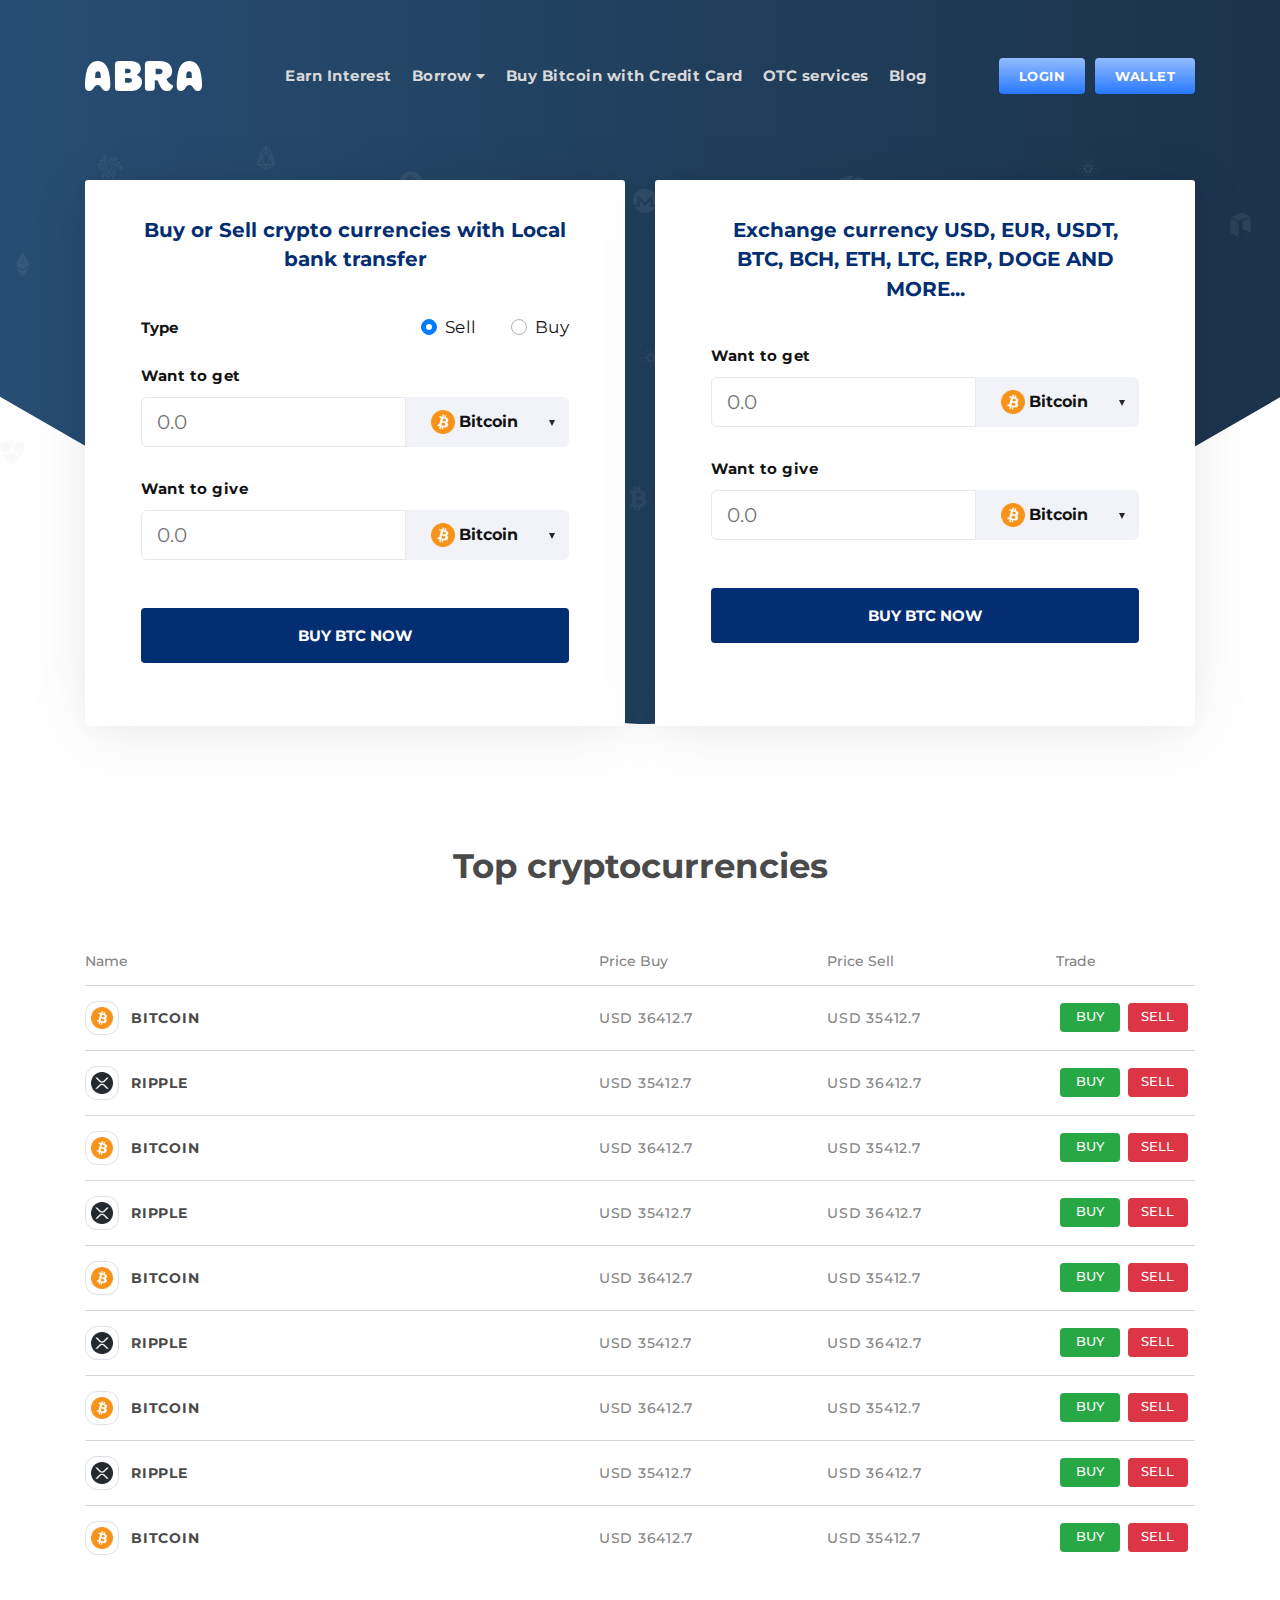
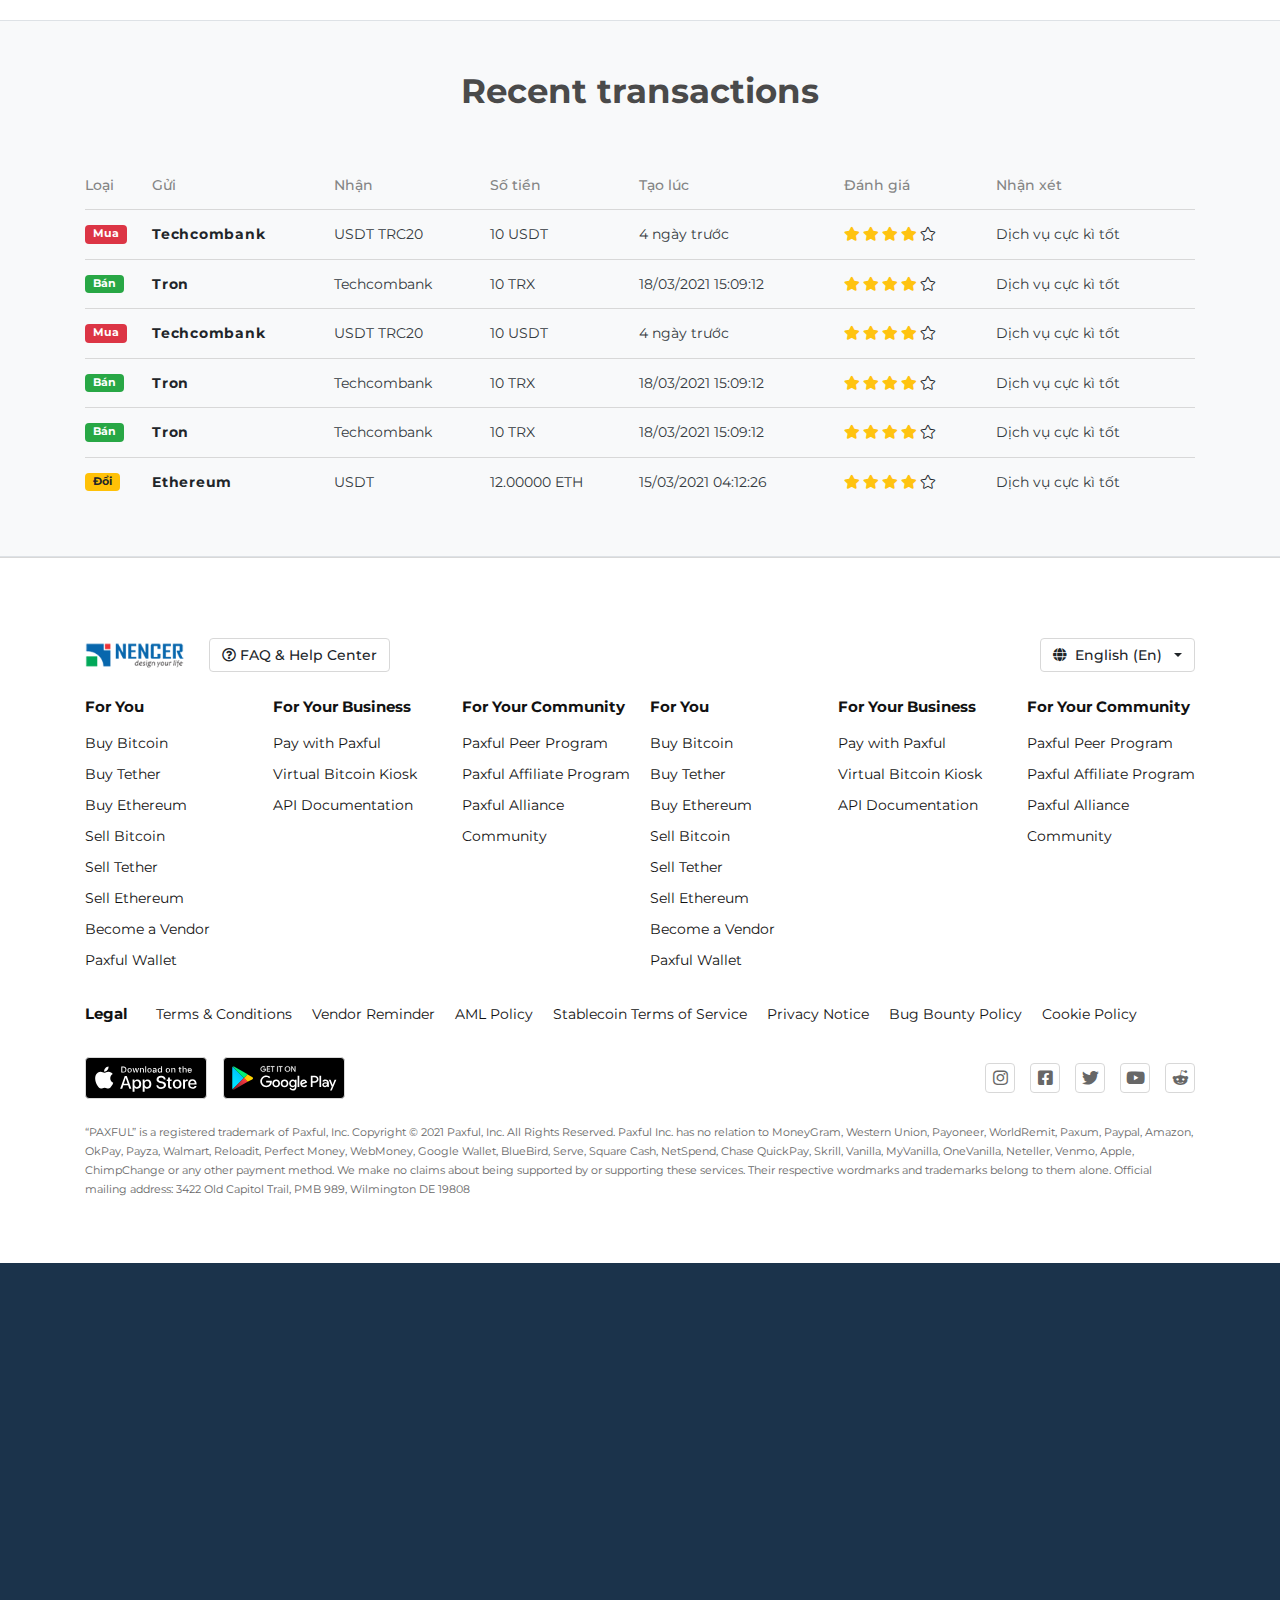
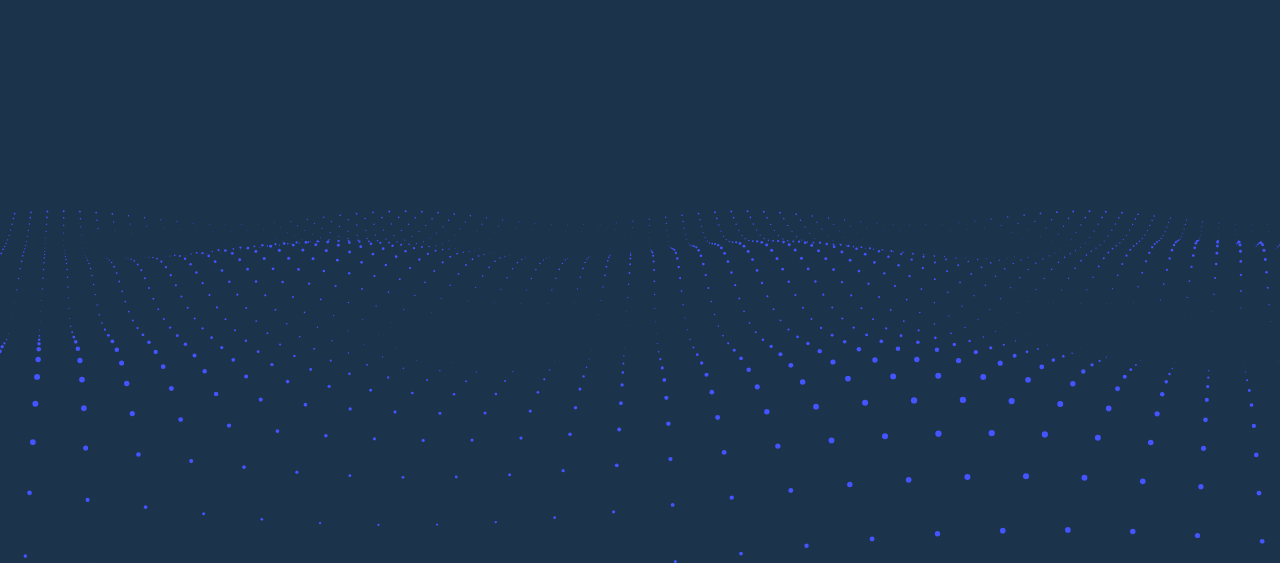
<file: exchange.html>
<html lang="en-US">
<head>
	<meta http-equiv="Content-Type" content="text/html;charset=UTF-8">
	<meta name="viewport" content="width=device-width, initial-scale=1">
	<meta name="Keywords" content="">
	<meta name="Description" content="">
	<link rel="icon" href="./assets/images/favicon.png" type="image/x-icon">
	
	<meta itemprop="name" content="">
	<meta itemprop="description" content="">
	<meta itemprop="image" content="">
	
	<meta property="og:locale" content="">
	<meta property="og:type" content="">
	<meta property="og:title" content="">
	<meta property="og:description" content="">
	<meta property="og:image" content="">
	<meta property="og:url" content="">
	<meta property="og:site_name" content="">
	
	<meta name="twitter:card" content="">
	<meta name="twitter:description" content="">
	<meta name="twitter:title" content="">
	<meta name="twitter:site" content="">
	<meta name="twitter:image" content="">
	<meta name="twitter:creator" content="">
	
	<title>Template swap coin</title>
	
	<link rel="stylesheet" href="./assets/plugin/bootstrap/css/bootstrap.min.css">
	<link rel="stylesheet" href="./assets/plugin/swiper/swiper.css">
	<link rel="stylesheet" href="./assets/fonts/fontawesome/css/all.min.css">
	<link rel="stylesheet" href="./assets/plugin/animate.css">
	<link rel="stylesheet" href="./assets/plugin/fancybox/jquery.fancybox.min.css"/>
	<link rel="stylesheet" href="./assets/css/style.css">
	
	<style>
		:root {
			--primary-color: #2879FF;
			--primary-hover: #042e72;
			--primary-hover-sub: #0a254e;
			--secondary-color: #92bbff;
			--yellow-color: #ffcd1b;
			--color-white: #fff;
			--color-white-50: #e3e2e3;
			--color-white-75: #d8d8d8;
			--color-dark: #121212;
			--color-dark-50: #4a4a4a;
			--color-dark-75: #676767;
			--color-gray: #a4a9ae;
			--color-gray-50: #848585;
		}
	
	</style>
</head>
<body>
<header id="header" class="template-7_header">
	<div class="navigation">
		<div class="container">
			<div class="row align-items-center">
				<div class="col-lg-2">
					<div class="logo">
						<a href="index.html">
							<img src="./assets/images/logo.svg" alt="">
						</a>
						<div id="hamburger" class="before">
							<i></i>
							<i></i>
							<i></i>
						</div>
					</div>
				</div>
				<div class="col-lg-10">
					<div class="menu d-none d-lg-flex" id="navigation">
						<ul class="list-unstyled mb-0">
							<li>
								<a href="#">
									Earn Interest
								</a>
							</li>
							<li>
								<a href="#">
									Borrow
									<i class="fas fa-caret-down"></i>
								</a>
								<ul class="list-unstyled mb-0">
									<li>
										<a href="#">
											Earn Interest
										</a>
									</li>
									<li>
										<a href="#">
											Buy Bitcoin with Credit Card
										</a>
									</li>
									<li>
										<a href="#">
											OTC services
										</a>
									</li>
								</ul>
							</li>
							<li>
								<a href="#">
									Buy Bitcoin with Credit Card
								</a>
							</li>
							<li>
								<a href="#">
									OTC services
								</a>
							</li>
							<li>
								<a href="#">
									Blog
								</a>
							</li>
							<li class="menu-button ml-auto">
								<a href="dangnhap.html">Login</a>
							</li>
							<li class="menu-button">
								<a href="#">Wallet</a>
							</li>
						</ul>
					</div>
				</div>
			</div>
		</div>
	</div>
</header>
<div class="template-7_main">
	<div class="template-7_page template-7_wrapper">
		<div class="container">
			<div class="row">
				<div class="col-md-6">
					<div class="form-main">
						<div class="form-box">
							<div class="form__content">
								<div class="form__title">
									Buy or Sell crypto currencies with Local bank transfer
								</div>
								<div class="template-7_form">
									<form action="" class="mb-0 form-coin">
										<div class="d-flex align-items-center justify-content-between mb-4">
											<div class="form__span mb-0 mr-4">
												Type
											</div>
											<div class="mb-0">
												<div class="custom-control custom-radio custom-control-inline">
													<input class="custom-control-input" type="radio"
													       name="exampleRadios"
													       id="exampleRadios1" value="option1" checked>
													<label class="custom-control-label" for="exampleRadios1">
														Sell
													</label>
												</div>
												<div class="custom-control custom-radio custom-control-inline">
													<input class="custom-control-input" type="radio"
													       name="exampleRadios"
													       id="exampleRadios2" value="option2">
													<label class="custom-control-label" for="exampleRadios2">
														Buy
													</label>
												</div>
											</div>
										</div>
										<div class="group">
											<label class="form__span">Want to get</label>
											<div class="group-item">
												<input required placeholder="0.0" type="text"
												       class="group-input">
												<div class="group-select">
													<div class="coin call-dropdownCoin">
														<img src="./assets/images/coins/bitcoin.png" alt="">
														<div class="title">
															Bitcoin
														</div>
													</div>
													<div class="dropdown-coin">
														<div class="dropdown-coin--inner">
															<div class="title">
																Chọn coin
															</div>
															<div class="list-coin chooseCoin">
																<ul class="list-unstyled mb-0 custom-scrollbar">
																	<li>
																		<a href="javascript:void(0)"
																		   data-image="./assets/images/coins/etherum.png"
																		   data-name="Etherum">
																			<div class="image">
																				<img src="./assets/images/coins/etherum.png"
																				     alt="">
																			</div>
																			<div class="name">
																				<span>Eth</span>
																				Etherum
																			</div>
																		</a>
																	</li>
																	<li>
																		<a href="javascript:void(0)"
																		   data-image="./assets/images/coins/bitcoin.png"
																		   data-name="Bitcoin">
																			<div class="image">
																				<img src="./assets/images/coins/bitcoin.png"
																				     alt="">
																			</div>
																			<div class="name">
																				<span>BIT</span>
																				Bitcoin
																			</div>
																		</a>
																	</li>
																	<li>
																		<a href="javascript:void(0)"
																		   data-image="./assets/images/coins/etherum.png"
																		   data-name="Etherum">
																			<div class="image">
																				<img src="./assets/images/coins/etherum.png"
																				     alt="">
																			</div>
																			<div class="name">
																				<span>Eth</span>
																				Etherum
																			</div>
																		</a>
																	</li>
																	<li>
																		<a href="javascript:void(0)"
																		   data-image="./assets/images/coins/bitcoin.png"
																		   data-name="Bitcoin">
																			<div class="image">
																				<img src="./assets/images/coins/bitcoin.png"
																				     alt="">
																			</div>
																			<div class="name">
																				<span>BIT</span>
																				Bitcoin
																			</div>
																		</a>
																	</li>
																	<li>
																		<a href="javascript:void(0)"
																		   data-image="./assets/images/coins/etherum.png"
																		   data-name="Etherum">
																			<div class="image">
																				<img src="./assets/images/coins/etherum.png"
																				     alt="">
																			</div>
																			<div class="name">
																				<span>Eth</span>
																				Etherum
																			</div>
																		</a>
																	</li>
																	<li>
																		<a href="javascript:void(0)"
																		   data-image="./assets/images/coins/bitcoin.png"
																		   data-name="Bitcoin">
																			<div class="image">
																				<img src="./assets/images/coins/bitcoin.png"
																				     alt="">
																			</div>
																			<div class="name">
																				<span>BIT</span>
																				Bitcoin
																			</div>
																		</a>
																	</li>
																	<li>
																		<a href="javascript:void(0)"
																		   data-image="./assets/images/coins/etherum.png"
																		   data-name="Etherum">
																			<div class="image">
																				<img src="./assets/images/coins/etherum.png"
																				     alt="">
																			</div>
																			<div class="name">
																				<span>Eth</span>
																				Etherum
																			</div>
																		</a>
																	</li>
																	<li>
																		<a href="javascript:void(0)"
																		   data-image="./assets/images/coins/bitcoin.png"
																		   data-name="Bitcoin">
																			<div class="image">
																				<img src="./assets/images/coins/bitcoin.png"
																				     alt="">
																			</div>
																			<div class="name">
																				<span>BIT</span>
																				Bitcoin
																			</div>
																		</a>
																	</li>
																	<li>
																		<a href="javascript:void(0)"
																		   data-image="./assets/images/coins/etherum.png"
																		   data-name="Etherum">
																			<div class="image">
																				<img src="./assets/images/coins/etherum.png"
																				     alt="">
																			</div>
																			<div class="name">
																				<span>Eth</span>
																				Etherum
																			</div>
																		</a>
																	</li>
																	<li>
																		<a href="javascript:void(0)"
																		   data-image="./assets/images/coins/bitcoin.png"
																		   data-name="Bitcoin">
																			<div class="image">
																				<img src="./assets/images/coins/bitcoin.png"
																				     alt="">
																			</div>
																			<div class="name">
																				<span>BIT</span>
																				Bitcoin
																			</div>
																		</a>
																	</li>
																	<li>
																		<a href="javascript:void(0)"
																		   data-image="./assets/images/coins/etherum.png"
																		   data-name="Etherum">
																			<div class="image">
																				<img src="./assets/images/coins/etherum.png"
																				     alt="">
																			</div>
																			<div class="name">
																				<span>Eth</span>
																				Etherum
																			</div>
																		</a>
																	</li>
																	<li>
																		<a href="javascript:void(0)"
																		   data-image="./assets/images/coins/bitcoin.png"
																		   data-name="Bitcoin">
																			<div class="image">
																				<img src="./assets/images/coins/bitcoin.png"
																				     alt="">
																			</div>
																			<div class="name">
																				<span>BIT</span>
																				Bitcoin
																			</div>
																		</a>
																	</li>
																</ul>
															</div>
														</div>
													</div>
												</div>
											</div>
										</div>
										<div class="group">
											<label class="form__span">Want to give</label>
											<div class="group-item">
												<input required placeholder="0.0" type="text"
												       class="group-input">
												<div class="group-select">
													<div class="coin call-dropdownCoin">
														<img src="./assets/images/coins/bitcoin.png" alt="">
														<div class="title">
															Bitcoin
														</div>
													</div>
													<div class="dropdown-coin">
														<div class="dropdown-coin--inner">
															<div class="title">
																Chọn coin
															</div>
															<div class="list-coin chooseCoin">
																<ul class="list-unstyled mb-0 custom-scrollbar">
																	<li>
																		<a href="javascript:void(0)"
																		   data-image="./assets/images/coins/etherum.png"
																		   data-name="Etherum">
																			<div class="image">
																				<img src="./assets/images/coins/etherum.png"
																				     alt="">
																			</div>
																			<div class="name">
																				<span>Eth</span>
																				Etherum
																			</div>
																		</a>
																	</li>
																	<li>
																		<a href="javascript:void(0)"
																		   data-image="./assets/images/coins/bitcoin.png"
																		   data-name="Bitcoin">
																			<div class="image">
																				<img src="./assets/images/coins/bitcoin.png"
																				     alt="">
																			</div>
																			<div class="name">
																				<span>BIT</span>
																				Bitcoin
																			</div>
																		</a>
																	</li>
																	<li>
																		<a href="javascript:void(0)"
																		   data-image="./assets/images/coins/etherum.png"
																		   data-name="Etherum">
																			<div class="image">
																				<img src="./assets/images/coins/etherum.png"
																				     alt="">
																			</div>
																			<div class="name">
																				<span>Eth</span>
																				Etherum
																			</div>
																		</a>
																	</li>
																	<li>
																		<a href="javascript:void(0)"
																		   data-image="./assets/images/coins/bitcoin.png"
																		   data-name="Bitcoin">
																			<div class="image">
																				<img src="./assets/images/coins/bitcoin.png"
																				     alt="">
																			</div>
																			<div class="name">
																				<span>BIT</span>
																				Bitcoin
																			</div>
																		</a>
																	</li>
																	<li>
																		<a href="javascript:void(0)"
																		   data-image="./assets/images/coins/etherum.png"
																		   data-name="Etherum">
																			<div class="image">
																				<img src="./assets/images/coins/etherum.png"
																				     alt="">
																			</div>
																			<div class="name">
																				<span>Eth</span>
																				Etherum
																			</div>
																		</a>
																	</li>
																	<li>
																		<a href="javascript:void(0)"
																		   data-image="./assets/images/coins/bitcoin.png"
																		   data-name="Bitcoin">
																			<div class="image">
																				<img src="./assets/images/coins/bitcoin.png"
																				     alt="">
																			</div>
																			<div class="name">
																				<span>BIT</span>
																				Bitcoin
																			</div>
																		</a>
																	</li>
																	<li>
																		<a href="javascript:void(0)"
																		   data-image="./assets/images/coins/etherum.png"
																		   data-name="Etherum">
																			<div class="image">
																				<img src="./assets/images/coins/etherum.png"
																				     alt="">
																			</div>
																			<div class="name">
																				<span>Eth</span>
																				Etherum
																			</div>
																		</a>
																	</li>
																	<li>
																		<a href="javascript:void(0)"
																		   data-image="./assets/images/coins/bitcoin.png"
																		   data-name="Bitcoin">
																			<div class="image">
																				<img src="./assets/images/coins/bitcoin.png"
																				     alt="">
																			</div>
																			<div class="name">
																				<span>BIT</span>
																				Bitcoin
																			</div>
																		</a>
																	</li>
																	<li>
																		<a href="javascript:void(0)"
																		   data-image="./assets/images/coins/etherum.png"
																		   data-name="Etherum">
																			<div class="image">
																				<img src="./assets/images/coins/etherum.png"
																				     alt="">
																			</div>
																			<div class="name">
																				<span>Eth</span>
																				Etherum
																			</div>
																		</a>
																	</li>
																	<li>
																		<a href="javascript:void(0)"
																		   data-image="./assets/images/coins/bitcoin.png"
																		   data-name="Bitcoin">
																			<div class="image">
																				<img src="./assets/images/coins/bitcoin.png"
																				     alt="">
																			</div>
																			<div class="name">
																				<span>BIT</span>
																				Bitcoin
																			</div>
																		</a>
																	</li>
																	<li>
																		<a href="javascript:void(0)"
																		   data-image="./assets/images/coins/etherum.png"
																		   data-name="Etherum">
																			<div class="image">
																				<img src="./assets/images/coins/etherum.png"
																				     alt="">
																			</div>
																			<div class="name">
																				<span>Eth</span>
																				Etherum
																			</div>
																		</a>
																	</li>
																	<li>
																		<a href="javascript:void(0)"
																		   data-image="./assets/images/coins/bitcoin.png"
																		   data-name="Bitcoin">
																			<div class="image">
																				<img src="./assets/images/coins/bitcoin.png"
																				     alt="">
																			</div>
																			<div class="name">
																				<span>BIT</span>
																				Bitcoin
																			</div>
																		</a>
																	</li>
																</ul>
															</div>
														</div>
													</div>
												</div>
											</div>
										</div>
										<div class="button">
											<button type="submit" class="btn">
												buy btc now
											</button>
										</div>
									</form>
								</div>
							</div>
						</div>
					</div>
				</div>
				<div class="col-md-6 mt-3 mt-md-0">
					<div class="form-main">
						<div class="form-box">
							<div class="form__content">
								<div class="form__title">
									Exchange currency USD, EUR, USDT, BTC, BCH, ETH, LTC, ERP, DOGE AND MORE...
								</div>
								<div class="template-7_form">
									<form action="" class="mb-0 form-coin">
										<div class="group">
											<label class="form__span">Want to get</label>
											<div class="group-item">
												<input required placeholder="0.0" type="text"
												       class="group-input">
												<div class="group-select">
													<div class="coin call-dropdownCoin">
														<img src="./assets/images/coins/bitcoin.png" alt="">
														<div class="title">
															Bitcoin
														</div>
													</div>
													<div class="dropdown-coin">
														<div class="dropdown-coin--inner">
															<div class="title">
																Chọn coin
															</div>
															<div class="list-coin chooseCoin">
																<ul class="list-unstyled mb-0 custom-scrollbar">
																	<li>
																		<a href="javascript:void(0)"
																		   data-image="./assets/images/coins/etherum.png"
																		   data-name="Etherum">
																			<div class="image">
																				<img src="./assets/images/coins/etherum.png"
																				     alt="">
																			</div>
																			<div class="name">
																				<span>Eth</span>
																				Etherum
																			</div>
																		</a>
																	</li>
																	<li>
																		<a href="javascript:void(0)"
																		   data-image="./assets/images/coins/bitcoin.png"
																		   data-name="Bitcoin">
																			<div class="image">
																				<img src="./assets/images/coins/bitcoin.png"
																				     alt="">
																			</div>
																			<div class="name">
																				<span>BIT</span>
																				Bitcoin
																			</div>
																		</a>
																	</li>
																	<li>
																		<a href="javascript:void(0)"
																		   data-image="./assets/images/coins/etherum.png"
																		   data-name="Etherum">
																			<div class="image">
																				<img src="./assets/images/coins/etherum.png"
																				     alt="">
																			</div>
																			<div class="name">
																				<span>Eth</span>
																				Etherum
																			</div>
																		</a>
																	</li>
																	<li>
																		<a href="javascript:void(0)"
																		   data-image="./assets/images/coins/bitcoin.png"
																		   data-name="Bitcoin">
																			<div class="image">
																				<img src="./assets/images/coins/bitcoin.png"
																				     alt="">
																			</div>
																			<div class="name">
																				<span>BIT</span>
																				Bitcoin
																			</div>
																		</a>
																	</li>
																	<li>
																		<a href="javascript:void(0)"
																		   data-image="./assets/images/coins/etherum.png"
																		   data-name="Etherum">
																			<div class="image">
																				<img src="./assets/images/coins/etherum.png"
																				     alt="">
																			</div>
																			<div class="name">
																				<span>Eth</span>
																				Etherum
																			</div>
																		</a>
																	</li>
																	<li>
																		<a href="javascript:void(0)"
																		   data-image="./assets/images/coins/bitcoin.png"
																		   data-name="Bitcoin">
																			<div class="image">
																				<img src="./assets/images/coins/bitcoin.png"
																				     alt="">
																			</div>
																			<div class="name">
																				<span>BIT</span>
																				Bitcoin
																			</div>
																		</a>
																	</li>
																	<li>
																		<a href="javascript:void(0)"
																		   data-image="./assets/images/coins/etherum.png"
																		   data-name="Etherum">
																			<div class="image">
																				<img src="./assets/images/coins/etherum.png"
																				     alt="">
																			</div>
																			<div class="name">
																				<span>Eth</span>
																				Etherum
																			</div>
																		</a>
																	</li>
																	<li>
																		<a href="javascript:void(0)"
																		   data-image="./assets/images/coins/bitcoin.png"
																		   data-name="Bitcoin">
																			<div class="image">
																				<img src="./assets/images/coins/bitcoin.png"
																				     alt="">
																			</div>
																			<div class="name">
																				<span>BIT</span>
																				Bitcoin
																			</div>
																		</a>
																	</li>
																	<li>
																		<a href="javascript:void(0)"
																		   data-image="./assets/images/coins/etherum.png"
																		   data-name="Etherum">
																			<div class="image">
																				<img src="./assets/images/coins/etherum.png"
																				     alt="">
																			</div>
																			<div class="name">
																				<span>Eth</span>
																				Etherum
																			</div>
																		</a>
																	</li>
																	<li>
																		<a href="javascript:void(0)"
																		   data-image="./assets/images/coins/bitcoin.png"
																		   data-name="Bitcoin">
																			<div class="image">
																				<img src="./assets/images/coins/bitcoin.png"
																				     alt="">
																			</div>
																			<div class="name">
																				<span>BIT</span>
																				Bitcoin
																			</div>
																		</a>
																	</li>
																	<li>
																		<a href="javascript:void(0)"
																		   data-image="./assets/images/coins/etherum.png"
																		   data-name="Etherum">
																			<div class="image">
																				<img src="./assets/images/coins/etherum.png"
																				     alt="">
																			</div>
																			<div class="name">
																				<span>Eth</span>
																				Etherum
																			</div>
																		</a>
																	</li>
																	<li>
																		<a href="javascript:void(0)"
																		   data-image="./assets/images/coins/bitcoin.png"
																		   data-name="Bitcoin">
																			<div class="image">
																				<img src="./assets/images/coins/bitcoin.png"
																				     alt="">
																			</div>
																			<div class="name">
																				<span>BIT</span>
																				Bitcoin
																			</div>
																		</a>
																	</li>
																</ul>
															</div>
														</div>
													</div>
												</div>
											</div>
										</div>
										<div class="group">
											<label class="form__span">Want to give</label>
											<div class="group-item">
												<input required placeholder="0.0" type="text"
												       class="group-input">
												<div class="group-select">
													<div class="coin call-dropdownCoin">
														<img src="./assets/images/coins/bitcoin.png" alt="">
														<div class="title">
															Bitcoin
														</div>
													</div>
													<div class="dropdown-coin">
														<div class="dropdown-coin--inner">
															<div class="title">
																Chọn coin
															</div>
															<div class="list-coin chooseCoin">
																<ul class="list-unstyled mb-0 custom-scrollbar">
																	<li>
																		<a href="javascript:void(0)"
																		   data-image="./assets/images/coins/etherum.png"
																		   data-name="Etherum">
																			<div class="image">
																				<img src="./assets/images/coins/etherum.png"
																				     alt="">
																			</div>
																			<div class="name">
																				<span>Eth</span>
																				Etherum
																			</div>
																		</a>
																	</li>
																	<li>
																		<a href="javascript:void(0)"
																		   data-image="./assets/images/coins/bitcoin.png"
																		   data-name="Bitcoin">
																			<div class="image">
																				<img src="./assets/images/coins/bitcoin.png"
																				     alt="">
																			</div>
																			<div class="name">
																				<span>BIT</span>
																				Bitcoin
																			</div>
																		</a>
																	</li>
																	<li>
																		<a href="javascript:void(0)"
																		   data-image="./assets/images/coins/etherum.png"
																		   data-name="Etherum">
																			<div class="image">
																				<img src="./assets/images/coins/etherum.png"
																				     alt="">
																			</div>
																			<div class="name">
																				<span>Eth</span>
																				Etherum
																			</div>
																		</a>
																	</li>
																	<li>
																		<a href="javascript:void(0)"
																		   data-image="./assets/images/coins/bitcoin.png"
																		   data-name="Bitcoin">
																			<div class="image">
																				<img src="./assets/images/coins/bitcoin.png"
																				     alt="">
																			</div>
																			<div class="name">
																				<span>BIT</span>
																				Bitcoin
																			</div>
																		</a>
																	</li>
																	<li>
																		<a href="javascript:void(0)"
																		   data-image="./assets/images/coins/etherum.png"
																		   data-name="Etherum">
																			<div class="image">
																				<img src="./assets/images/coins/etherum.png"
																				     alt="">
																			</div>
																			<div class="name">
																				<span>Eth</span>
																				Etherum
																			</div>
																		</a>
																	</li>
																	<li>
																		<a href="javascript:void(0)"
																		   data-image="./assets/images/coins/bitcoin.png"
																		   data-name="Bitcoin">
																			<div class="image">
																				<img src="./assets/images/coins/bitcoin.png"
																				     alt="">
																			</div>
																			<div class="name">
																				<span>BIT</span>
																				Bitcoin
																			</div>
																		</a>
																	</li>
																	<li>
																		<a href="javascript:void(0)"
																		   data-image="./assets/images/coins/etherum.png"
																		   data-name="Etherum">
																			<div class="image">
																				<img src="./assets/images/coins/etherum.png"
																				     alt="">
																			</div>
																			<div class="name">
																				<span>Eth</span>
																				Etherum
																			</div>
																		</a>
																	</li>
																	<li>
																		<a href="javascript:void(0)"
																		   data-image="./assets/images/coins/bitcoin.png"
																		   data-name="Bitcoin">
																			<div class="image">
																				<img src="./assets/images/coins/bitcoin.png"
																				     alt="">
																			</div>
																			<div class="name">
																				<span>BIT</span>
																				Bitcoin
																			</div>
																		</a>
																	</li>
																	<li>
																		<a href="javascript:void(0)"
																		   data-image="./assets/images/coins/etherum.png"
																		   data-name="Etherum">
																			<div class="image">
																				<img src="./assets/images/coins/etherum.png"
																				     alt="">
																			</div>
																			<div class="name">
																				<span>Eth</span>
																				Etherum
																			</div>
																		</a>
																	</li>
																	<li>
																		<a href="javascript:void(0)"
																		   data-image="./assets/images/coins/bitcoin.png"
																		   data-name="Bitcoin">
																			<div class="image">
																				<img src="./assets/images/coins/bitcoin.png"
																				     alt="">
																			</div>
																			<div class="name">
																				<span>BIT</span>
																				Bitcoin
																			</div>
																		</a>
																	</li>
																	<li>
																		<a href="javascript:void(0)"
																		   data-image="./assets/images/coins/etherum.png"
																		   data-name="Etherum">
																			<div class="image">
																				<img src="./assets/images/coins/etherum.png"
																				     alt="">
																			</div>
																			<div class="name">
																				<span>Eth</span>
																				Etherum
																			</div>
																		</a>
																	</li>
																	<li>
																		<a href="javascript:void(0)"
																		   data-image="./assets/images/coins/bitcoin.png"
																		   data-name="Bitcoin">
																			<div class="image">
																				<img src="./assets/images/coins/bitcoin.png"
																				     alt="">
																			</div>
																			<div class="name">
																				<span>BIT</span>
																				Bitcoin
																			</div>
																		</a>
																	</li>
																</ul>
															</div>
														</div>
													</div>
												</div>
											</div>
										</div>
										<div class="button">
											<button type="submit" class="btn">
												buy btc now
											</button>
										</div>
									</form>
								</div>
							</div>
						</div>
					</div>
				</div>
			</div>
		</div>
		<div class="background">
			<svg xmlns="http://www.w3.org/2000/svg" x="0px" y="0px" viewBox="0 0 1903 556">
				<path class="svg-banner-shape"
				      d="M753.1,434.2c110.6,63.7,277.7,70.6,373.4,15.4L1905,0v555.9H0V0.2L753.1,434.2z"></path>
			</svg>
		</div>
	</div>
	<div class="template-7_wrapper">
		<div class="container">
			<div class="row">
				<div class="col-12">
					<div class="template-7_heading">
						Top cryptocurrencies
					</div>
					<div class="table-responsive">
						<table class="template-7_table">
							<thead>
							<tr>
								<th width="45%">
									Name
								</th>
								<th width="20%">
									Price Buy
								</th>
								<th width="20%">
									Price Sell
								</th>
								<th width="10%">
									Trade
								</th>
							</tr>
							</thead>
							<tbody>
							<tr>
								<td>
									<div class="d-flex align-items-center coin">
										<div class="image border"><img src="./assets/images/coins/bitcoin.png"
										                               alt=""></div>
										<div class="title text-uppercase">bitcoin</div>
									</div>
								</td>
								<td>
									<div class="price">
										USD 36412.7
									</div>
								</td>
								<td>
									<div class="price">
										USD 35412.7
									</div>
								</td>
								<td>
									<div class="d-flex align-items-center">
										<button class="btn btn-success btn-sm text-uppercase">Buy</button>
										<button class="btn btn-danger btn-sm text-uppercase">Sell</button>
									</div>
								</td>
							</tr>
							<tr>
								<td>
									<div class="d-flex align-items-center coin">
										<div class="image border"><img src="./assets/images/coins/riple.png"
										                               alt=""></div>
										<div class="title text-uppercase">ripple</div>
									</div>
								</td>
								<td>
									<div class="price">
										USD 35412.7
									</div>
								</td>
								<td>
									<div class="price">
										USD 36412.7
									</div>
								</td>
								<td>
									<div class="d-flex align-items-center">
										<button class="btn btn-success btn-sm text-uppercase">Buy</button>
										<button class="btn btn-danger btn-sm text-uppercase">Sell</button>
									</div>
								</td>
							</tr>
							<tr>
								<td>
									<div class="d-flex align-items-center coin">
										<div class="image border"><img src="./assets/images/coins/bitcoin.png"
										                               alt=""></div>
										<div class="title text-uppercase">bitcoin</div>
									</div>
								</td>
								<td>
									<div class="price">
										USD 36412.7
									</div>
								</td>
								<td>
									<div class="price">
										USD 35412.7
									</div>
								</td>
								<td>
									<div class="d-flex align-items-center">
										<button class="btn btn-success btn-sm text-uppercase">Buy</button>
										<button class="btn btn-danger btn-sm text-uppercase">Sell</button>
									</div>
								</td>
							</tr>
							<tr>
								<td>
									<div class="d-flex align-items-center coin">
										<div class="image border"><img src="./assets/images/coins/riple.png"
										                               alt=""></div>
										<div class="title text-uppercase">ripple</div>
									</div>
								</td>
								<td>
									<div class="price">
										USD 35412.7
									</div>
								</td>
								<td>
									<div class="price">
										USD 36412.7
									</div>
								</td>
								<td>
									<div class="d-flex align-items-center">
										<button class="btn btn-success btn-sm text-uppercase">Buy</button>
										<button class="btn btn-danger btn-sm text-uppercase">Sell</button>
									</div>
								</td>
							</tr>
							<tr>
								<td>
									<div class="d-flex align-items-center coin">
										<div class="image border"><img src="./assets/images/coins/bitcoin.png"
										                               alt=""></div>
										<div class="title text-uppercase">bitcoin</div>
									</div>
								</td>
								<td>
									<div class="price">
										USD 36412.7
									</div>
								</td>
								<td>
									<div class="price">
										USD 35412.7
									</div>
								</td>
								<td>
									<div class="d-flex align-items-center">
										<button class="btn btn-success btn-sm text-uppercase">Buy</button>
										<button class="btn btn-danger btn-sm text-uppercase">Sell</button>
									</div>
								</td>
							</tr>
							<tr>
								<td>
									<div class="d-flex align-items-center coin">
										<div class="image border"><img src="./assets/images/coins/riple.png"
										                               alt=""></div>
										<div class="title text-uppercase">ripple</div>
									</div>
								</td>
								<td>
									<div class="price">
										USD 35412.7
									</div>
								</td>
								<td>
									<div class="price">
										USD 36412.7
									</div>
								</td>
								<td>
									<div class="d-flex align-items-center">
										<button class="btn btn-success btn-sm text-uppercase">Buy</button>
										<button class="btn btn-danger btn-sm text-uppercase">Sell</button>
									</div>
								</td>
							</tr>
							<tr>
								<td>
									<div class="d-flex align-items-center coin">
										<div class="image border"><img src="./assets/images/coins/bitcoin.png"
										                               alt=""></div>
										<div class="title text-uppercase">bitcoin</div>
									</div>
								</td>
								<td>
									<div class="price">
										USD 36412.7
									</div>
								</td>
								<td>
									<div class="price">
										USD 35412.7
									</div>
								</td>
								<td>
									<div class="d-flex align-items-center">
										<button class="btn btn-success btn-sm text-uppercase">Buy</button>
										<button class="btn btn-danger btn-sm text-uppercase">Sell</button>
									</div>
								</td>
							</tr>
							<tr>
								<td>
									<div class="d-flex align-items-center coin">
										<div class="image border"><img src="./assets/images/coins/riple.png"
										                               alt=""></div>
										<div class="title text-uppercase">ripple</div>
									</div>
								</td>
								<td>
									<div class="price">
										USD 35412.7
									</div>
								</td>
								<td>
									<div class="price">
										USD 36412.7
									</div>
								</td>
								<td>
									<div class="d-flex align-items-center">
										<button class="btn btn-success btn-sm text-uppercase">Buy</button>
										<button class="btn btn-danger btn-sm text-uppercase">Sell</button>
									</div>
								</td>
							</tr>
							<tr>
								<td>
									<div class="d-flex align-items-center coin">
										<div class="image border"><img src="./assets/images/coins/bitcoin.png"
										                               alt=""></div>
										<div class="title text-uppercase">bitcoin</div>
									</div>
								</td>
								<td>
									<div class="price">
										USD 36412.7
									</div>
								</td>
								<td>
									<div class="price">
										USD 35412.7
									</div>
								</td>
								<td>
									<div class="d-flex align-items-center">
										<button class="btn btn-success btn-sm text-uppercase">Buy</button>
										<button class="btn btn-danger btn-sm text-uppercase">Sell</button>
									</div>
								</td>
							</tr>
							</tbody>
						</table>
					</div>
				</div>
			</div>
		</div>
	</div>
	<div class="template-7_wrapper bg-light border-top border-bottom">
		<div class="container">
			<div class="row">
				<div class="col-md-12">
					<div class="template-7_heading">
						Recent transactions
					</div>
					<div class="table-responsive">
						<table class="template-7_table">
							<thead>
							<tr>
								<th>Loại</th>
								<th>Gửi</th>
								<th>Nhận</th>
								<th>Số tiền</th>
								<th>Tạo lúc</th>
								<th>Đánh giá</th>
								<th>Nhận xét</th>
							</tr>
							</thead>
							<tbody>
							<tr>
								<td>
									<div class="badge badge-danger px-2 py-1">
										Mua
									</div>
								</td>
								<td>
									<div class="desc">
										Techcombank
									</div>
								</td>
								<td>
									<div class="text-dark">
										USDT TRC20
									</div>
								</td>
								<td>
									<div class="text-dark">
										10 USDT
									</div>
								</td>
								<td>
									<div class="text-dark">
										4 ngày trước
									</div>
								</td>
								<td>
									<div class="d-flex align-items-center star">
										<i class="fas fa-star"></i>
										<i class="fas fa-star"></i>
										<i class="fas fa-star"></i>
										<i class="fas fa-star"></i>
										<i class="fal fa-star"></i>
									</div>
								</td>
								<td>
									<div class="text-dark">
										Dịch vụ cực kì tốt
									</div>
								</td>
							</tr>
							<tr>
								<td>
									<div class="badge badge-success px-2 py-1">
										Bán
									</div>
								</td>
								<td>
									<div class="desc">
										Tron
									</div>
								</td>
								<td>
									<div class="text-dark">
										Techcombank
									</div>
								</td>
								<td>
									<div class="text-dark">
										10 TRX
									</div>
								</td>
								<td>
									<div class="text-dark">
										18/03/2021 15:09:12
									</div>
								</td>
								<td>
									<div class="d-flex align-items-center star">
										<i class="fas fa-star"></i>
										<i class="fas fa-star"></i>
										<i class="fas fa-star"></i>
										<i class="fas fa-star"></i>
										<i class="fal fa-star"></i>
									</div>
								</td>
								<td>
									<div class="text-dark">
										Dịch vụ cực kì tốt
									</div>
								</td>
							</tr>
							<tr>
								<td>
									<div class="badge badge-danger px-2 py-1">
										Mua
									</div>
								</td>
								<td>
									<div class="desc">
										Techcombank
									</div>
								</td>
								<td>
									<div class="text-dark">
										USDT TRC20
									</div>
								</td>
								<td>
									<div class="text-dark">
										10 USDT
									</div>
								</td>
								<td>
									<div class="text-dark">
										4 ngày trước
									</div>
								</td>
								<td>
									<div class="d-flex align-items-center star">
										<i class="fas fa-star"></i>
										<i class="fas fa-star"></i>
										<i class="fas fa-star"></i>
										<i class="fas fa-star"></i>
										<i class="fal fa-star"></i>
									</div>
								</td>
								<td>
									<div class="text-dark">
										Dịch vụ cực kì tốt
									</div>
								</td>
							</tr>
							<tr>
								<td>
									<div class="badge badge-success px-2 py-1">
										Bán
									</div>
								</td>
								<td>
									<div class="desc">
										Tron
									</div>
								</td>
								<td>
									<div class="text-dark">
										Techcombank
									</div>
								</td>
								<td>
									<div class="text-dark">
										10 TRX
									</div>
								</td>
								<td>
									<div class="text-dark">
										18/03/2021 15:09:12
									</div>
								</td>
								<td>
									<div class="d-flex align-items-center star">
										<i class="fas fa-star"></i>
										<i class="fas fa-star"></i>
										<i class="fas fa-star"></i>
										<i class="fas fa-star"></i>
										<i class="fal fa-star"></i>
									</div>
								</td>
								<td>
									<div class="text-dark">
										Dịch vụ cực kì tốt
									</div>
								</td>
							</tr>
							<tr>
								<td>
									<div class="badge badge-success px-2 py-1">
										Bán
									</div>
								</td>
								<td>
									<div class="desc">
										Tron
									</div>
								</td>
								<td>
									<div class="text-dark">
										Techcombank
									</div>
								</td>
								<td>
									<div class="text-dark">
										10 TRX
									</div>
								</td>
								<td>
									<div class="text-dark">
										18/03/2021 15:09:12
									</div>
								</td>
								<td>
									<div class="d-flex align-items-center star">
										<i class="fas fa-star"></i>
										<i class="fas fa-star"></i>
										<i class="fas fa-star"></i>
										<i class="fas fa-star"></i>
										<i class="fal fa-star"></i>
									</div>
								</td>
								<td>
									<div class="text-dark">
										Dịch vụ cực kì tốt
									</div>
								</td>
							</tr>
							<tr>
								<td>
									<div class="badge badge-warning px-2 py-1">
										Đổi
									</div>
								</td>
								<td>
									<div class="desc">
										Ethereum
									</div>
								</td>
								<td>
									<div class="text-dark">
										USDT
									</div>
								</td>
								<td>
									<div class="text-dark">
										12.00000 ETH
									</div>
								</td>
								<td>
									<div class="text-dark">
										15/03/2021 04:12:26
									</div>
								</td>
								<td>
									<div class="d-flex align-items-center star">
										<i class="fas fa-star"></i>
										<i class="fas fa-star"></i>
										<i class="fas fa-star"></i>
										<i class="fas fa-star"></i>
										<i class="fal fa-star"></i>
									</div>
								</td>
								<td>
									<div class="text-dark">
										Dịch vụ cực kì tốt
									</div>
								</td>
							</tr>
							</tbody>
						</table>
					</div>
				</div>
			</div>
		</div>
	</div>
</div>
<footer class="template-7_footer">
	<div class="container">
		<div class="row mb-4 mt-md-5 align-items-center no-gutters flex-md-wrap">
			<div class="col-6 col-md-auto d-flex align-items-center order-0 flex-shrink-0">
				<a href="index.html">
					<img src="./assets/images/nencer-logo.png" class="logo" alt="">
				</a>
			</div>
			<div class="col-12 col-md d-flex flex-column flex-md-row order-3 order-md-1 mx-md-4 mt-3 mt-md-0">
				<a href="#" class="d-block btn btn-faq mr-md-3 mb-3 mb-md-0">
                    <span class="d-flex align-items-center justify-content-start text-nowrap">
                        <i class="far fa-question-circle"></i>
                        FAQ &amp; Help Center
                    </span>
				</a>
			</div>
			<div class="col-6 col-md flex-shrink-0 flex-grow-0 order-2 order-md-2">
				<div class="dropdown dropdown-language">
					<button class="btn btn-dropdown dropdown-toggle" data-display="static" type="button"
					        id="dropdownLanguage"
					        data-toggle="dropdown">
						<i class="fas fa-globe"></i>
						<span class="px-2">English (En)</span>
					</button>
					<div class="dropdown-menu dropdown-menu-right"
					     aria-labelledby="dropdownLanguage">
						<a class="dropdown-item" href="#">Bahasa Indonesia3</a>
						<a class="dropdown-item" href="#">Bahasa Melayu3</a>
						<a class="dropdown-item active" href="#">English3</a>
						<a class="dropdown-item" href="#">Dansk3</a>
						<a class="dropdown-item" href="#">Deutsch3</a>
						<a class="dropdown-item" href="#">Tiếng Việt3</a>
						<a class="dropdown-item" href="#">Bahasa Indonesia</a>
						<a class="dropdown-item" href="#">Bahasa Melayu</a>
						<a class="dropdown-item" href="#">English</a>
						<a class="dropdown-item" href="#">Dansk</a>
						<a class="dropdown-item" href="#">Deutsch</a>
						<a class="dropdown-item" href="#">Tiếng Việt</a>
						<a class="dropdown-item" href="#">Bahasa Indonesia</a>
						<a class="dropdown-item" href="#">Bahasa Melayu</a>
						<a class="dropdown-item" href="#">English</a>
						<a class="dropdown-item" href="#">Dansk</a>
						<a class="dropdown-item" href="#">Deutsch</a>
						<a class="dropdown-item" href="#">Tiếng Việt</a>
					</div>
				</div>
			</div>
		</div>
		<div class="footer-menu mb-4" id="footer-menu">
			<div class="row row-10">
				<div class="col-md-4 col-lg-2 mb-3 mb-lg-2">
					<div class="footer-menu--heading">
						<a class="toggled-footer collapsed" data-toggle="collapse" href="#footer-menu-1">
							For You
						</a>
					</div>
					<div class="footer-menu--list collapse" id="footer-menu-1">
						<ul class="list-unstyled mb-0">
							<li>
								<a href="">
									Buy Bitcoin
								</a>
							</li>
							<li>
								<a href="">
									Buy Tether
								</a>
							</li>
							<li>
								<a href="">
									Buy Ethereum
								</a>
							</li>
							<li>
								<a href="">
									Sell Bitcoin
								</a>
							</li>
							<li>
								<a href="">
									Sell Tether
								</a>
							</li>
							<li>
								<a href="">
									Sell Ethereum
								</a>
							</li>
							<li>
								<a href="">
									Become a Vendor
								</a>
							</li>
							<li>
								<a href="">
									Paxful Wallet
								</a>
							</li>
						</ul>
					</div>
				</div>
				<div class="col-md-4 col-lg-2 mb-3 mb-lg-2">
					<div class="footer-menu--heading">
						<a class="toggled-footer collapsed" data-toggle="collapse" href="#footer-menu-2">
							For Your Business
						</a>
					</div>
					<div class="footer-menu--list collapse" id="footer-menu-2">
						<ul class="list-unstyled mb-0">
							<li>
								<a href="">
									Pay with Paxful
								</a>
							</li>
							<li>
								<a href="">
									Virtual Bitcoin Kiosk
								</a>
							</li>
							<li>
								<a href="">
									API Documentation
								</a>
							</li>
						</ul>
					</div>
				</div>
				<div class="col-md-4 col-lg-2 mb-3 mb-lg-2">
					<div class="footer-menu--heading">
						<a class="toggled-footer collapsed" data-toggle="collapse" href="#footer-menu-3">
							For Your Community
						</a>
					</div>
					<div class="footer-menu--list collapse" id="footer-menu-3">
						<ul class="list-unstyled mb-0">
							<li>
								<a href="">
									Paxful Peer Program
								</a>
							</li>
							<li>
								<a href="">
									Paxful Affiliate Program
								</a>
							</li>
							<li>
								<a href="">
									Paxful Alliance
								</a>
							</li>
							<li>
								<a href="">
									Community
								</a>
							</li>
						</ul>
					</div>
				</div>
				<div class="col-md-4 col-lg-2 mb-3 mb-lg-2">
					<div class="footer-menu--heading">
						<a class="toggled-footer collapsed" data-toggle="collapse" href="#footer-menu-4">
							For You
						</a>
					</div>
					<div class="footer-menu--list collapse" id="footer-menu-4">
						<ul class="list-unstyled mb-0">
							<li>
								<a href="">
									Buy Bitcoin
								</a>
							</li>
							<li>
								<a href="">
									Buy Tether
								</a>
							</li>
							<li>
								<a href="">
									Buy Ethereum
								</a>
							</li>
							<li>
								<a href="">
									Sell Bitcoin
								</a>
							</li>
							<li>
								<a href="">
									Sell Tether
								</a>
							</li>
							<li>
								<a href="">
									Sell Ethereum
								</a>
							</li>
							<li>
								<a href="">
									Become a Vendor
								</a>
							</li>
							<li>
								<a href="">
									Paxful Wallet
								</a>
							</li>
						</ul>
					</div>
				</div>
				<div class="col-md-4 col-lg-2 mb-3 mb-lg-2">
					<div class="footer-menu--heading">
						<a class="toggled-footer collapsed" data-toggle="collapse" href="#footer-menu-5">
							For Your Business
						</a>
					</div>
					<div class="footer-menu--list collapse" id="footer-menu-5">
						<ul class="list-unstyled mb-0">
							<li>
								<a href="">
									Pay with Paxful
								</a>
							</li>
							<li>
								<a href="">
									Virtual Bitcoin Kiosk
								</a>
							</li>
							<li>
								<a href="">
									API Documentation
								</a>
							</li>
						</ul>
					</div>
				</div>
				<div class="col-md-4 col-lg-2 mb-3 mb-lg-2">
					<div class="footer-menu--heading">
						<a class="toggled-footer collapsed" data-toggle="collapse" href="#footer-menu-6">
							For Your Community
						</a>
					</div>
					<div class="footer-menu--list collapse" id="footer-menu-6">
						<ul class="list-unstyled mb-0">
							<li>
								<a href="">
									Paxful Peer Program
								</a>
							</li>
							<li>
								<a href="">
									Paxful Affiliate Program
								</a>
							</li>
							<li>
								<a href="">
									Paxful Alliance
								</a>
							</li>
							<li>
								<a href="">
									Community
								</a>
							</li>
						</ul>
					</div>
				</div>
			</div>
			<div class="row mt-md-4">
				<div class="col-12 mb-2">
					<div class="footer-menu--row d-md-flex align-items-center justify-content-start">
						<div class="footer-menu--heading mr-md-2">
							<a class="toggled-footer collapsed" data-toggle="collapse" href="#footer-menu-7">
								Legal
							</a>
						</div>
						<div class="footer-menu--list collapse" id="footer-menu-7">
							<ul class="list-unstyled mb-0 d-md-flex align-items-center justify-content-start flex-nowrap flex-md-wrap">
								<li>
									<a href="">
										Terms & Conditions
									</a>
								</li>
								<li>
									<a href="">
										Vendor Reminder
									</a>
								</li>
								<li>
									<a href="">
										AML Policy
									</a>
								</li>
								<li>
									<a href="">
										Stablecoin Terms of Service
									</a>
								</li>
								<li>
									<a href="">
										Privacy Notice
									</a>
								</li>
								<li>
									<a href="">
										Bug Bounty Policy
									</a>
								</li>
								<li>
									<a href="">
										Cookie Policy
									</a>
								</li>
							</ul>
						</div>
					</div>
				</div>
			</div>
		</div>
		<div class="footer-social mb-4">
			<div class="row align-items-center">
				<div class="col-md-6">
					<nav class="d-flex align-items-center justify-content-center justify-content-md-start">
						<a class="mr-3" href="#">
							<svg enable-background="new 0 0 117.7 38" viewBox="0 0 117.7 38"
							     xmlns="http://www.w3.org/2000/svg">
								<path d="m23.8 19.3c0-1.7.9-3.3 2.4-4.2-.9-1.3-2.4-2.1-4-2.2-1.7-.2-3.3 1-4.2 1s-2.2-1-3.6-1c-1.9.1-3.6 1.1-4.5 2.7-1.9 3.3-.5 8.3 1.4 11 .9 1.3 2 2.8 3.4 2.8 1.4-.1 1.9-.9 3.6-.9s2.1.9 3.6.9 2.4-1.3 3.3-2.7c.7-.9 1.2-2 1.5-3.1-1.8-.6-2.9-2.4-2.9-4.3z"></path>
								<path d="m21 11.2c.8-1 1.2-2.2 1.1-3.5-1.2.1-2.4.7-3.2 1.7-.8.9-1.2 2.1-1.1 3.4 1.3 0 2.4-.6 3.2-1.6z"></path>
								<path d="m41.3 26.1h-4.7l-1.1 3.4h-2l4.5-12.4h2l4.5 12.4h-2zm-4.2-1.5h3.8l-1.9-5.5h-.1z"></path>
								<path d="m54.2 25c0 2.8-1.5 4.6-3.8 4.6-1.2.1-2.3-.6-2.8-1.6v4.5h-1.9v-12h1.8v1.5c.6-1 1.7-1.6 2.9-1.6 2.2-.1 3.8 1.8 3.8 4.6zm-2 0c0-1.8-.9-3-2.4-3-1.4 0-2.4 1.2-2.4 3s1 3 2.4 3c1.5 0 2.4-1.2 2.4-3z"></path>
								<path d="m64.1 25c0 2.8-1.5 4.6-3.8 4.6-1.2.1-2.3-.6-2.8-1.6v4.5h-1.9v-12h1.8v1.5c.6-1 1.7-1.6 2.9-1.6 2.3-.1 3.8 1.8 3.8 4.6zm-1.9 0c0-1.8-.9-3-2.4-3-1.4 0-2.4 1.2-2.4 3s1 3 2.4 3c1.5 0 2.4-1.2 2.4-3z"></path>
								<path d="m70.7 26c.1 1.2 1.3 2 3 2 1.6 0 2.7-.8 2.7-1.9 0-1-.7-1.5-2.3-1.9l-1.6-.4c-2.3-.6-3.3-1.6-3.3-3.3 0-2.1 1.9-3.6 4.5-3.6s4.4 1.5 4.5 3.6h-1.9c-.1-1.2-1.1-2-2.6-2s-2.5.8-2.5 1.9c0 .9.7 1.4 2.3 1.8l1.4.3c2.5.6 3.6 1.6 3.6 3.4 0 2.3-1.9 3.8-4.8 3.8-2.8 0-4.6-1.4-4.7-3.7z"></path>
								<path d="m82.3 18.3v2.1h1.7v1.5h-1.7v5c0 .8.3 1.1 1.1 1.1h.6v1.5c-.3.1-.7.1-1 .1-1.8 0-2.5-.7-2.5-2.4v-5.2h-1.3v-1.5h1.3v-2.1h1.8z"></path>
								<path d="m85.1 25c0-2.8 1.7-4.6 4.3-4.6s4.3 1.8 4.3 4.6c0 2.9-1.7 4.6-4.3 4.6-2.7 0-4.3-1.8-4.3-4.6zm6.7 0c0-2-.9-3.1-2.4-3.1s-2.4 1.1-2.4 3.1.9 3.1 2.4 3.1 2.4-1.2 2.4-3.1z"></path>
								<path d="m95.2 20.4h1.8v1.6c.2-1 1.2-1.7 2.2-1.6.2 0 .4 0 .6.1v1.7c-.3-.1-.5-.2-.8-.2-1 0-1.9.8-1.9 1.8v.3 5.4h-1.9z"></path>
								<path d="m108.4 26.8c-.2 1.6-1.9 2.8-3.9 2.8-2.6 0-4.3-1.8-4.3-4.6s1.6-4.7 4.2-4.7c2.5 0 4.1 1.7 4.1 4.5v.6h-6.4v.1c-.1 1.3.8 2.4 2.1 2.6h.3c.9.1 1.8-.4 2.1-1.3zm-6.3-2.7h4.5c.1-1.2-.9-2.2-2.1-2.3-.1 0-.1 0-.2 0-1.2 0-2.2 1-2.2 2.3z"></path>
								<path d="m36.8 7.7c1.5-.1 2.7 1 2.8 2.4v.5c0 1.9-1 3-2.8 3h-2.2v-6h2.2zm-1.2 5.2h1.1c1 .1 1.9-.7 2-1.8 0-.1 0-.3 0-.4.1-1-.6-2-1.6-2.1-.1 0-.2 0-.4 0h-1.1z"></path>
								<path d="m40.7 11.4c-.1-1.2.7-2.2 1.9-2.3s2.2.7 2.3 1.9v.4c.1 1.2-.7 2.2-1.9 2.3s-2.2-.7-2.3-1.9c0-.1 0-.2 0-.4zm3.3 0c0-1-.4-1.5-1.2-1.5s-1.2.6-1.2 1.5c0 1 .4 1.6 1.2 1.6s1.2-.6 1.2-1.6z"></path>
								<path d="m50.6 13.7h-.9l-.9-3.3h-.1l-.9 3.3h-.9l-1.2-4.5h.9l.8 3.4h.1l.9-3.4h.9l.9 3.4h.1l.8-3.4h.9z"></path>
								<path d="m52.9 9.2h.9v.7h.1c.2-.5.8-.8 1.3-.8.8-.1 1.5.5 1.6 1.4v.3 2.9h-.9v-2.7c0-.7-.3-1.1-1-1.1-.6 0-1.1.4-1.1 1v.2 2.6h-.9z"></path>
								<path d="m58.1 7.4h.9v6.3h-.9z"></path>
								<path d="m60.2 11.4c-.1-1.2.7-2.2 1.9-2.3s2.2.7 2.3 1.9v.4c.1 1.2-.7 2.2-1.9 2.3s-2.2-.7-2.3-1.9c0-.1 0-.2 0-.4zm3.3 0c0-1-.4-1.5-1.2-1.5s-1.2.6-1.2 1.5c0 1 .4 1.6 1.2 1.6s1.2-.6 1.2-1.6z"></path>
								<path d="m65.4 12.4c0-.8.6-1.3 1.7-1.3l1.2-.1v-.4c0-.5-.3-.7-.9-.7-.5 0-.8.2-.9.5h-.9c.1-.8.8-1.3 1.8-1.3 1.1 0 1.8.6 1.8 1.5v3.1h-.9v-.6h-.1c-.3.5-.8.7-1.4.7-.7.1-1.4-.5-1.5-1.2.1-.1.1-.1.1-.2zm2.9-.4v-.4l-1.1.1c-.6 0-.9.3-.9.6 0 .4.4.6.8.6.6.2 1.1-.2 1.2-.9 0 .1 0 .1 0 0z"></path>
								<path d="m70.3 11.4c0-1.4.7-2.3 1.9-2.3.6 0 1.1.3 1.4.8h.1v-2.5h.9v6.3h-.9v-.7h-.1c-.3.5-.8.8-1.4.8-1.1 0-1.9-.9-1.9-2.4zm1 0c0 1 .5 1.5 1.2 1.5s1.2-.6 1.2-1.5-.5-1.5-1.2-1.5c-.8 0-1.2.6-1.2 1.5z"></path>
								<path d="m78.2 11.4c-.1-1.2.7-2.2 1.9-2.3s2.2.7 2.3 1.9v.4c.1 1.2-.7 2.2-1.9 2.3s-2.2-.7-2.3-1.9c0-.1 0-.2 0-.4zm3.4 0c0-1-.4-1.5-1.2-1.5s-1.2.6-1.2 1.5c0 1 .4 1.6 1.2 1.6.7 0 1.2-.6 1.2-1.6z"></path>
								<path d="m83.7 9.2h.9v.7h.1c.2-.5.8-.8 1.3-.8.8-.1 1.5.5 1.6 1.4v.3 2.9h-.9v-2.7c0-.7-.3-1.1-1-1.1-.6 0-1.1.4-1.1 1v.2 2.6h-.9z"></path>
								<path d="m92.5 8.1v1.1h1v.8h-1v2.3c0 .5.2.7.6.7h.3v.7c-.2 0-.3 0-.5 0-1 0-1.4-.3-1.4-1.2v-2.5h-.7v-.8h.7v-1.1z"></path>
								<path d="m94.7 7.4h.9v2.5h.1c.2-.5.8-.9 1.4-.8.8 0 1.5.6 1.6 1.4v.3 2.9h-.9v-2.7c0-.7-.3-1.1-1-1.1-.6 0-1.1.4-1.1 1v.2 2.6h-.9z"></path>
								<path d="m103.8 12.5c-.2.8-1.1 1.4-2 1.3-1.1 0-2.1-.9-2.1-2 0-.1 0-.2 0-.3-.2-1.1.6-2.2 1.8-2.3h.3c1.3 0 2 .9 2 2.3v.3h-3.2c-.1.7.4 1.2 1.1 1.3h.1c.4.1.9-.2 1.1-.5zm-3.2-1.5h2.3c0-.6-.4-1.1-1-1.2h-.1c-.6.1-1.2.6-1.2 1.2z"></path>
							</svg>
						</a>
						<a href="#">
							<svg enable-background="new 0 0 133.4 38.4" viewBox="0 0 133.4 38.4"
							     xmlns="http://www.w3.org/2000/svg">
								<linearGradient id="googlePlayIconIdA" gradientTransform="matrix(1 0 0 -1 0 180.4002)"
								                gradientUnits="userSpaceOnUse" x1="20.9996" x2="4.2172" y1="172.4904"
								                y2="155.708">
									<stop offset="0" stop-color="#00a0ff"></stop>
									<stop offset=".00657445" stop-color="#00a1ff"></stop>
									<stop offset=".2601" stop-color="#00beff"></stop>
									<stop offset=".5122" stop-color="#00d2ff"></stop>
									<stop offset=".7604" stop-color="#00dfff"></stop>
									<stop offset="1" stop-color="#00e3ff"></stop>
								</linearGradient>
								<linearGradient id="googlePlayIconIdB" gradientTransform="matrix(1 0 0 -1 0 180.4002)"
								                gradientUnits="userSpaceOnUse" x1="33.0343" x2="8.8374" y1="161.1987"
								                y2="161.1987">
									<stop offset="0" stop-color="#ffe000"></stop>
									<stop offset=".4087" stop-color="#ffbd00"></stop>
									<stop offset=".7754" stop-color="#ffa500"></stop>
									<stop offset="1" stop-color="#ff9c00"></stop>
								</linearGradient>
								<linearGradient id="googlePlayIconIdC" gradientTransform="matrix(1 0 0 -1 0 180.4002)"
								                gradientUnits="userSpaceOnUse" x1="24.0269" x2="1.2686" y1="158.904"
								                y2="136.1457">
									<stop offset="0" stop-color="#ff3a44"></stop>
									<stop offset="1" stop-color="#googlePlayIconIdC31162"></stop>
								</linearGradient>
								<linearGradient id="googlePlayIconIdD" gradientTransform="matrix(1 0 0 -1 0 180.4002)"
								                gradientUnits="userSpaceOnUse" x1="6.4972" x2="16.6598" y1="181.0239"
								                y2="170.8614">
									<stop offset="0" stop-color="#32a071"></stop>
									<stop offset=".0685" stop-color="#2da771"></stop>
									<stop offset=".4762" stop-color="#15cf74"></stop>
									<stop offset=".8009" stop-color="#06e775"></stop>
									<stop offset="1" stop-color="#00f076"></stop>
								</linearGradient>
								<path d="m46.6 9.4c0 .8-.2 1.5-.7 2-.6.6-1.3.9-2.2.9s-1.6-.3-2.2-.9-.9-1.3-.9-2.2.3-1.6.9-2.2 1.3-.9 2.2-.9c.4 0 .8.1 1.2.3s.7.4.9.7l-.5.5c-.4-.5-.9-.7-1.6-.7-.7-.1-1.2.1-1.7.6-.5.4-.7 1-.7 1.7s.2 1.3.7 1.7 1 .7 1.6.7c.7 0 1.2-.2 1.7-.7.3-.3.5-.7.5-1.2h-2.2v-.7h2.9c.1.1.1.3.1.4z"
								      stroke="#fff" stroke-miterlimit="10" stroke-width=".2"></path>
								<path d="m51.2 6.9h-2.7v1.9h2.5v.7h-2.5v1.9h2.7v.7h-3.5v-6h3.5z" stroke="#fff"
								      stroke-miterlimit="10" stroke-width=".2"></path>
								<path d="m54.5 12.2h-.8v-5.3h-1.7v-.7h4.1v.7h-1.7v5.3z" stroke="#fff"
								      stroke-miterlimit="10" stroke-width=".2"></path>
								<path d="m59.1 12.2v-6h.8v6z" stroke="#fff" stroke-miterlimit="10"
								      stroke-width=".2"></path>
								<path d="m63.3 12.2h-.8v-5.3h-1.7v-.7h4.2v.7h-1.7z" stroke="#fff" stroke-miterlimit="10"
								      stroke-width=".2"></path>
								<path d="m72.8 11.4c-.6.6-1.3.9-2.2.9s-1.6-.3-2.2-.9-.9-1.3-.9-2.2.3-1.6.9-2.2 1.3-.9 2.2-.9 1.6.3 2.2.9.9 1.3.9 2.2-.3 1.6-.9 2.2zm-3.8-.5c.4.4 1 .7 1.6.7s1.2-.2 1.6-.7c.4-.4.7-1 .7-1.7s-.2-1.3-.7-1.7c-.4-.4-1-.7-1.6-.7s-1.2.2-1.6.7c-.4.4-.7 1-.7 1.7s.2 1.3.7 1.7z"
								      stroke="#fff" stroke-miterlimit="10" stroke-width=".2"></path>
								<path d="m74.8 12.2v-6h.9l2.9 4.7v-1.2-3.5h.8v6h-.8l-3.1-4.9v1.2 3.7z" stroke="#fff"
								      stroke-miterlimit="10" stroke-width=".2"></path>
								<path d="m67.3 21c-2.4 0-4.3 1.8-4.3 4.3 0 2.4 1.9 4.3 4.3 4.3s4.3-1.8 4.3-4.3c0-2.6-1.9-4.3-4.3-4.3zm0 6.8c-1.3 0-2.4-1.1-2.4-2.6s1.1-2.6 2.4-2.6 2.4 1 2.4 2.6c0 1.5-1.1 2.6-2.4 2.6zm-9.3-6.8c-2.4 0-4.3 1.8-4.3 4.3 0 2.4 1.9 4.3 4.3 4.3s4.3-1.8 4.3-4.3c0-2.6-1.9-4.3-4.3-4.3zm0 6.8c-1.3 0-2.4-1.1-2.4-2.6s1.1-2.6 2.4-2.6 2.4 1 2.4 2.6c0 1.5-1.1 2.6-2.4 2.6zm-11.1-5.5v1.8h4.3c-.1 1-.5 1.8-1 2.3-.6.6-1.6 1.3-3.3 1.3-2.7 0-4.7-2.1-4.7-4.8s2.1-4.8 4.7-4.8c1.4 0 2.5.6 3.3 1.3l1.3-1.3c-1.1-1-2.5-1.8-4.5-1.8-3.6 0-6.7 3-6.7 6.6s3.1 6.6 6.7 6.6c2 0 3.4-.6 4.6-1.9 1.2-1.2 1.6-2.9 1.6-4.2 0-.4 0-.8-.1-1.1zm45.4 1.4c-.4-1-1.4-2.7-3.6-2.7s-4 1.7-4 4.3c0 2.4 1.8 4.3 4.2 4.3 1.9 0 3.1-1.2 3.5-1.9l-1.4-1c-.5.7-1.1 1.2-2.1 1.2s-1.6-.4-2.1-1.3l5.7-2.4zm-5.8 1.4c0-1.6 1.3-2.5 2.2-2.5.7 0 1.4.4 1.6.9zm-4.7 4.1h1.9v-12.5h-1.9zm-3-7.3c-.5-.5-1.3-1-2.3-1-2.1 0-4.1 1.9-4.1 4.3s1.9 4.2 4.1 4.2c1 0 1.8-.5 2.2-1h.1v.6c0 1.6-.9 2.5-2.3 2.5-1.1 0-1.9-.8-2.1-1.5l-1.6.7c.5 1.1 1.7 2.5 3.8 2.5 2.2 0 4-1.3 4-4.4v-7.6h-1.8zm-2.2 5.9c-1.3 0-2.4-1.1-2.4-2.6s1.1-2.6 2.4-2.6 2.3 1.1 2.3 2.6-1 2.6-2.3 2.6zm24.4-11.1h-4.5v12.5h1.9v-4.7h2.6c2.1 0 4.1-1.5 4.1-3.9s-2-3.9-4.1-3.9zm.1 6h-2.7v-4.3h2.7c1.4 0 2.2 1.2 2.2 2.1-.1 1.1-.9 2.2-2.2 2.2zm11.5-1.8c-1.4 0-2.8.6-3.3 1.9l1.7.7c.4-.7 1-.9 1.7-.9 1 0 1.9.6 2 1.6v.1c-.3-.2-1.1-.5-1.9-.5-1.8 0-3.6 1-3.6 2.8 0 1.7 1.5 2.8 3.1 2.8 1.3 0 1.9-.6 2.4-1.2h.1v1h1.8v-4.8c-.2-2.2-1.9-3.5-4-3.5zm-.2 6.9c-.6 0-1.5-.3-1.5-1.1 0-1 1.1-1.3 2-1.3.8 0 1.2.2 1.7.4-.2 1.2-1.2 2-2.2 2zm10.5-6.6-2.1 5.4h-.1l-2.2-5.4h-2l3.3 7.6-1.9 4.2h1.9l5.1-11.8zm-16.8 8h1.9v-12.5h-1.9z"></path>
								<path d="m9.6 6.7c-.3.3-.4.8-.4 1.4v22.1c0 .6.2 1.1.5 1.4l.1.1 12.4-12.4v-.1-.1z"
								      fill="url(#googlePlayIconIdA)"></path>
								<path d="m26.2 23.5-4.1-4.1v-.1-.1l4.1-4.1.1.1 4.9 2.8c1.4.8 1.4 2.1 0 2.9z"
								      fill="url(#googlePlayIconIdB)"></path>
								<path d="m26.3 23.4-4.2-4.2-12.5 12.5c.5.5 1.2.5 2.1.1z"
								      fill="url(#googlePlayIconIdC)"></path>
								<path d="m26.3 15-14.6-8.3c-.9-.5-1.6-.4-2.1.1l12.5 12.5z"
								      fill="url(#googlePlayIconIdD)"></path>
								<path d="m26.2 23.3-14.5 8.2c-.8.5-1.5.4-2 0l-.1.1.1.1c.5.4 1.2.5 2 0z"
								      opacity=".2"></path>
								<path d="m9.6 31.5c-.3-.3-.5-.8-.5-1.4v.1c0 .6.2 1.1.5 1.4z" opacity=".12"></path>
								<path d="m31.2 20.5-5 2.8.1.1 4.9-2.8c.7-.4 1-.9 1-1.4 0 .5-.4.9-1 1.3z"
								      opacity=".12"></path>
								<path d="m11.7 6.8 19.5 11.1c.6.4 1 .8 1 1.3 0-.5-.3-1-1-1.4l-19.5-11.1c-1.4-.8-2.5-.1-2.5 1.5v.1c0-1.6 1.1-2.3 2.5-1.5z"
								      opacity=".25"></path>
							</svg>
						</a>
					</nav>
				</div>
				<div class="col-md-6">
					<ul class="list-unstyled mt-3 mt-md-0 mb-0 d-flex align-items-center justify-content-center justify-content-md-end">
						<li>
							<a href="">
								<i class="fab fa-instagram"></i>
							</a>
						</li>
						<li>
							<a href="">
								<i class="fab fa-facebook-square"></i>
							</a>
						</li>
						<li>
							<a href="">
								<i class="fab fa-twitter"></i>
							</a>
						</li>
						<li>
							<a href="">
								<i class="fab fa-youtube"></i>
							</a>
						</li>
						<li>
							<a href="">
								<i class="fab fa-reddit-alien"></i>
							</a>
						</li>
					</ul>
				</div>
			</div>
		</div>
		<div class="footer-desc">
			<div class="row">
				<div class="col-12">
					“PAXFUL” is a registered trademark of Paxful, Inc. Copyright © 2021 Paxful, Inc. All Rights
					Reserved. Paxful Inc. has no relation to MoneyGram, Western Union, Payoneer, WorldRemit, Paxum,
					Paypal, Amazon, OkPay, Payza, Walmart, Reloadit, Perfect Money, WebMoney, Google Wallet, BlueBird,
					Serve, Square Cash, NetSpend, Chase QuickPay, Skrill, Vanilla, MyVanilla, OneVanilla, Neteller,
					Venmo, Apple, ChimpChange or any other payment method. We make no claims about being supported by or
					supporting these services. Their respective wordmarks and trademarks belong to them alone. Official
					mailing address: 3422 Old Capitol Trail, PMB 989, Wilmington DE 19808
				</div>
			</div>
		</div>
	</div>
</footer>
<script type="text/javascript" src="./assets/plugin/jquery.min.js"></script>
<script type="text/javascript" src="./assets/plugin/bootstrap/js/bootstrap.bundle.min.js"></script>
<script type="text/javascript" src="./assets/plugin/swiper/swiper.js"></script>
<script type="text/javascript" src="./assets/plugin/threejs/three.min.js"></script>
<script type="text/javascript" src="./assets/plugin/threejs/threejs-projector.js"></script>
<script type="text/javascript" src="./assets/plugin/threejs/threejs-canvasrenderer.js"></script>
<script type="text/javascript" src="./assets/plugin/threejs/index.js"></script>
<script type="text/javascript" src="./assets/plugin/fancybox/jquery.fancybox.min.js"></script>
<script type="text/javascript" src="./assets/js/theme-script.js"></script>

</body>
</html>
</file>
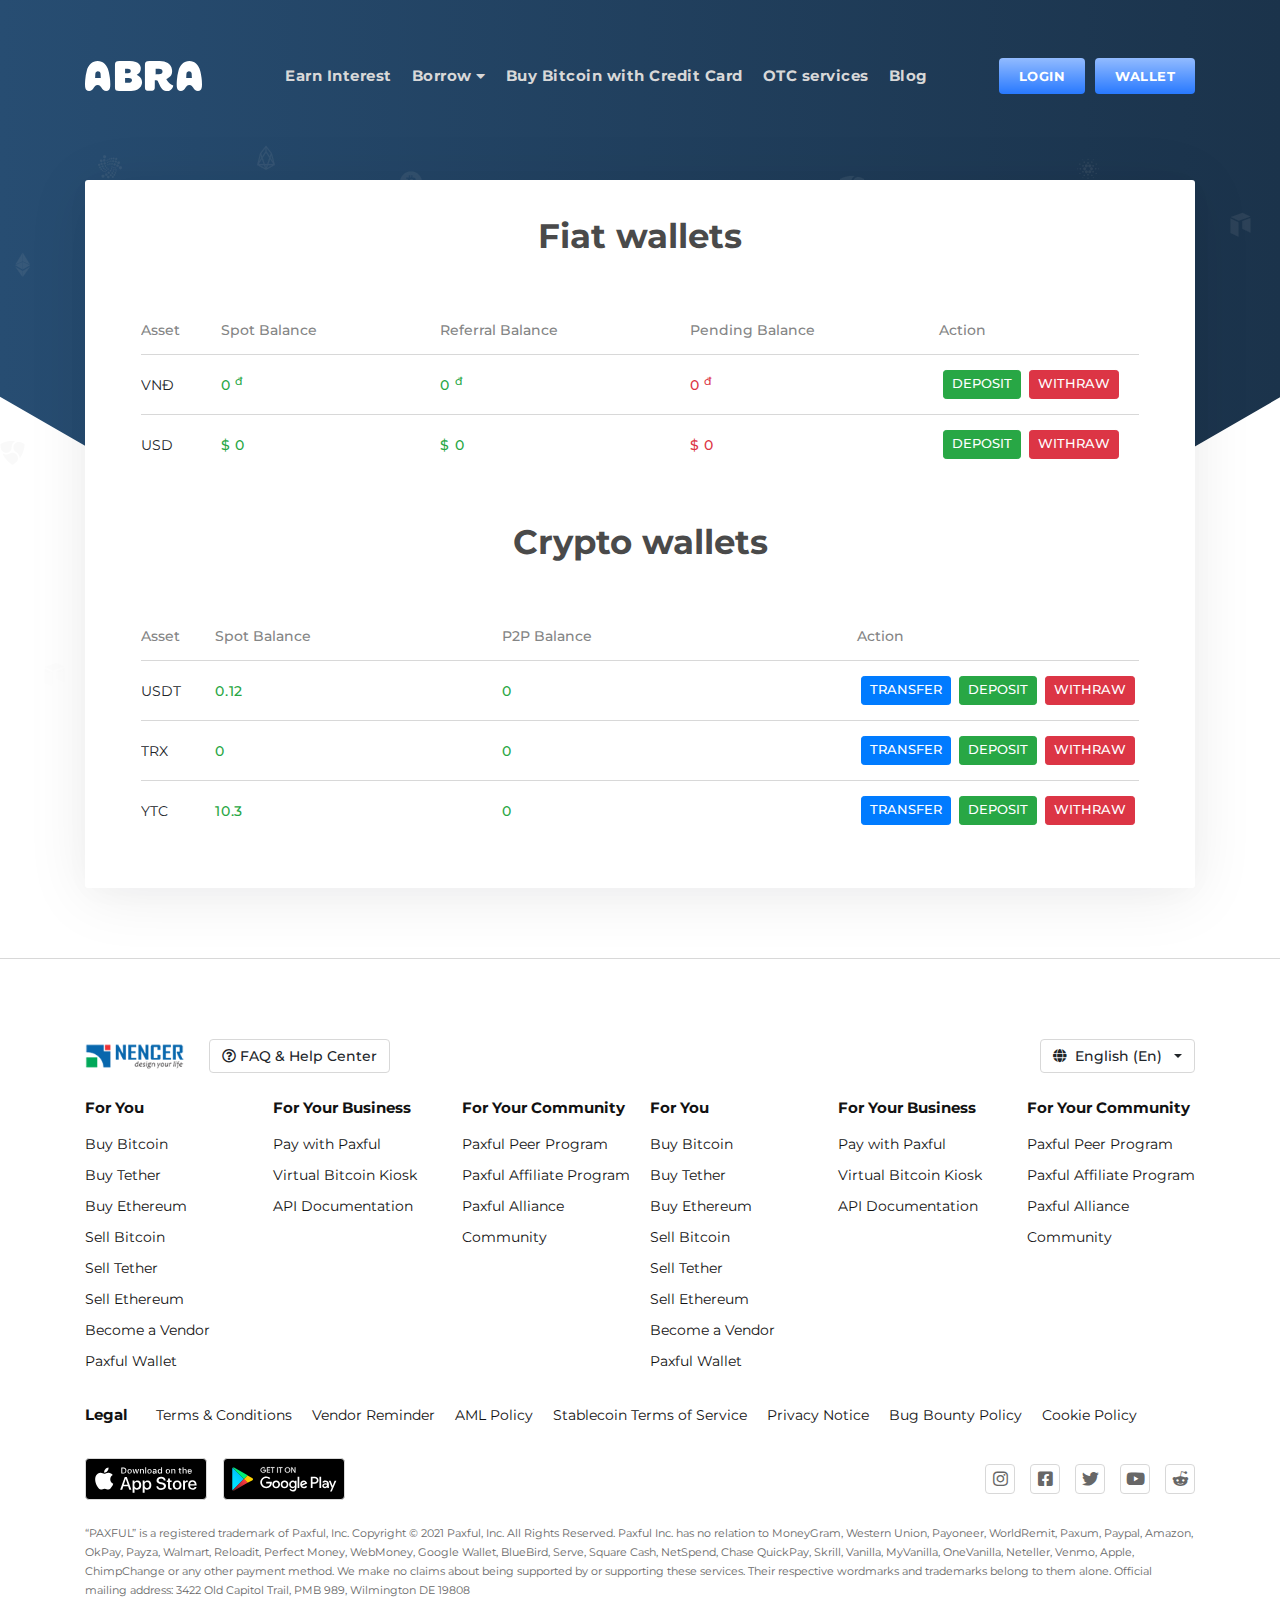
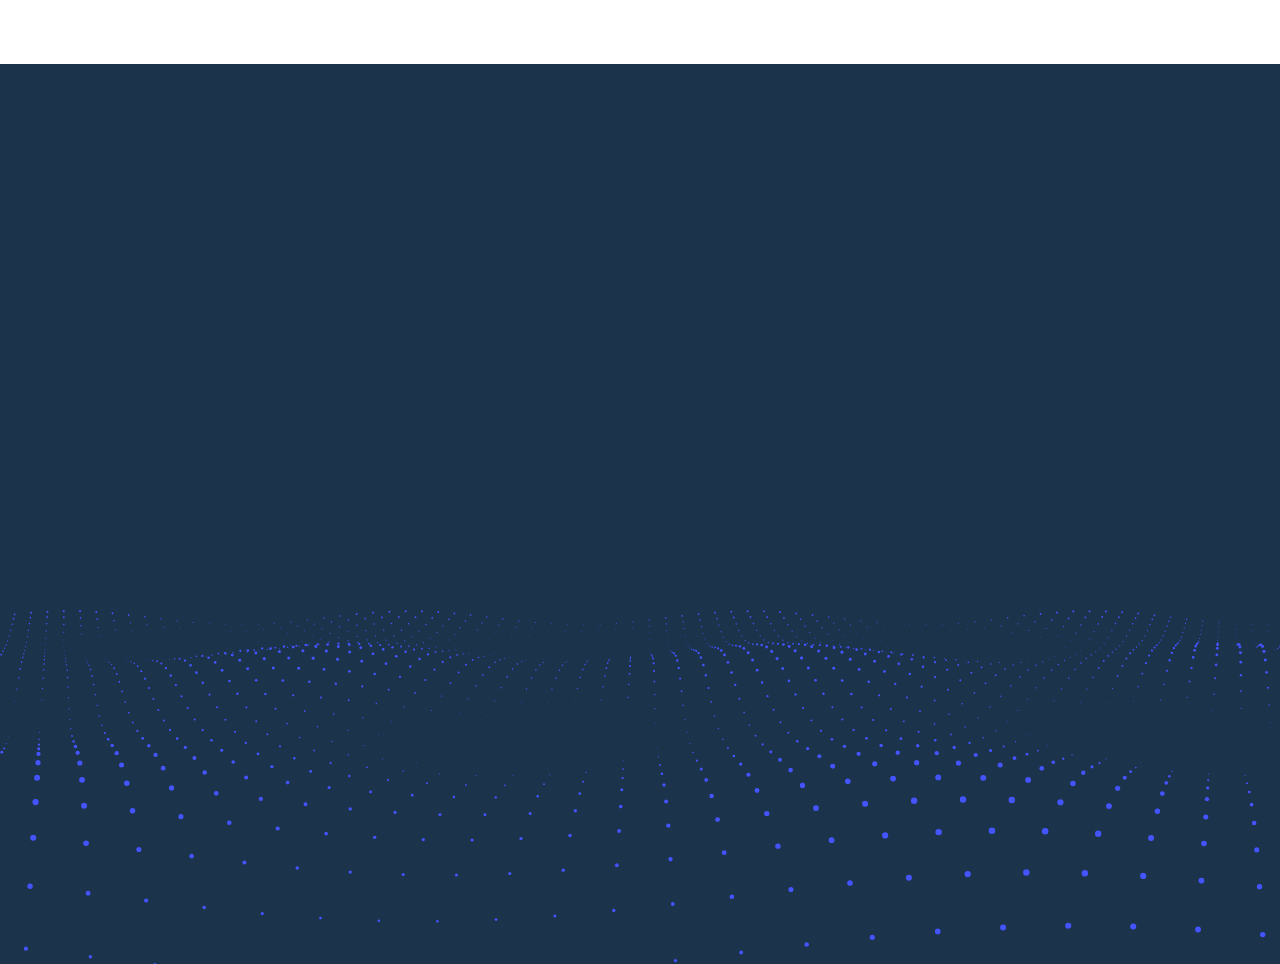
<file: list.html>
<html lang="en-US">
<head>
	<meta http-equiv="Content-Type" content="text/html;charset=UTF-8">
	<meta name="viewport" content="width=device-width, initial-scale=1">
	<meta name="Keywords" content="">
	<meta name="Description" content="">
	<link rel="icon" href="./assets/images/favicon.png" type="image/x-icon">
	
	<meta itemprop="name" content="">
	<meta itemprop="description" content="">
	<meta itemprop="image" content="">
	
	<meta property="og:locale" content="">
	<meta property="og:type" content="">
	<meta property="og:title" content="">
	<meta property="og:description" content="">
	<meta property="og:image" content="">
	<meta property="og:url" content="">
	<meta property="og:site_name" content="">
	
	<meta name="twitter:card" content="">
	<meta name="twitter:description" content="">
	<meta name="twitter:title" content="">
	<meta name="twitter:site" content="">
	<meta name="twitter:image" content="">
	<meta name="twitter:creator" content="">
	
	<title>Template swap coin</title>
	
	<link rel="stylesheet" href="./assets/plugin/bootstrap/css/bootstrap.min.css">
	<link rel="stylesheet" href="./assets/plugin/swiper/swiper.css">
	<link rel="stylesheet" href="./assets/fonts/fontawesome/css/all.min.css">
	<link rel="stylesheet" href="./assets/plugin/animate.css">
	<link rel="stylesheet" href="./assets/plugin/fancybox/jquery.fancybox.min.css"/>
	<link rel="stylesheet" href="./assets/css/style.css">
	
	<style>
		:root {
			--primary-color: #2879FF;
			--primary-hover: #042e72;
			--primary-hover-sub: #0a254e;
			--secondary-color: #92bbff;
			--yellow-color: #ffcd1b;
			--color-white: #fff;
			--color-white-50: #e3e2e3;
			--color-white-75: #d8d8d8;
			--color-dark: #121212;
			--color-dark-50: #4a4a4a;
			--color-dark-75: #676767;
			--color-gray: #a4a9ae;
			--color-gray-50: #848585;
		}
	
	</style>
</head>
<body>
<header id="header" class="template-7_header">
	<div class="navigation">
		<div class="container">
			<div class="row align-items-center">
				<div class="col-lg-2">
					<div class="logo">
						<a href="index.html">
							<img src="./assets/images/logo.svg" alt="">
						</a>
						<div id="hamburger" class="before">
							<i></i>
							<i></i>
							<i></i>
						</div>
					</div>
				</div>
				<div class="col-lg-10">
					<div class="menu d-none d-lg-flex" id="navigation">
						<ul class="list-unstyled mb-0">
							<li>
								<a href="#">
									Earn Interest
								</a>
							</li>
							<li>
								<a href="#">
									Borrow
									<i class="fas fa-caret-down"></i>
								</a>
								<ul class="list-unstyled mb-0">
									<li>
										<a href="#">
											Earn Interest
										</a>
									</li>
									<li>
										<a href="#">
											Buy Bitcoin with Credit Card
										</a>
									</li>
									<li>
										<a href="#">
											OTC services
										</a>
									</li>
								</ul>
							</li>
							<li>
								<a href="#">
									Buy Bitcoin with Credit Card
								</a>
							</li>
							<li>
								<a href="#">
									OTC services
								</a>
							</li>
							<li>
								<a href="#">
									Blog
								</a>
							</li>
							<li class="menu-button ml-auto">
								<a href="dangnhap.html">Login</a>
							</li>
							<li class="menu-button">
								<a href="#">Wallet</a>
							</li>
						</ul>
					</div>
				</div>
			</div>
		</div>
	</div>
</header>
<div class="template-7_main">
	<div class="template-7_page template-7_wrapper">
		<div class="container">
			<div class="row">
				<div class="col-12">
					<div class="template-7_inner">
						<div class="template-7_box">
							<div class="template-7_box--item">
								<div class="template-7_heading">
									Fiat wallets
								</div>
								<div class="table-responsive">
									<table class="template-7_table">
										<thead>
										<tr>
											<th width="8%">
												Asset
											</th>
											<th width="22%">
												Spot Balance
											</th>
											<th width="25%">
												Referral Balance
											</th>
											<th width="25%">
												Pending Balance
											</th>
											<th width="20%">
												Action
											</th>
										</tr>
										</thead>
										<tbody>
										<tr>
											<td>
												VNĐ
											</td>
											<td>
												<div class="price text-success">
													0 <sup>đ</sup>
												</div>
											</td>
											<td>
												<div class="price text-success">
													0 <sup>đ</sup>
												</div>
											</td>
											<td>
												<div class="price text-danger">
													0 <sup>đ</sup>
												</div>
											</td>
											<td>
												<div class="d-flex align-items-center">
													<button class="btn btn-success btn-sm text-uppercase">Deposit</button>
													<button class="btn btn-danger btn-sm text-uppercase">Withraw</button>
												</div>
											</td>
										</tr>
										<tr>
											<td>
												USD
											</td>
											<td>
												<div class="price text-success">
													$ 0
												</div>
											</td>
											<td>
												<div class="price text-success">
													$ 0
												</div>
											</td>
											<td>
												<div class="price text-danger">
													$ 0
												</div>
											</td>
											<td>
												<div class="d-flex align-items-center">
													<button class="btn btn-success btn-sm text-uppercase">Deposit</button>
													<button class="btn btn-danger btn-sm text-uppercase">Withraw</button>
												</div>
											</td>
										</tr>
										</tbody>
									</table>
								</div>
							</div>
							<div class="template-7_box--item mt-5">
								<div class="template-7_heading">
									Crypto wallets
								</div>
								<div class="table-responsive">
									<table class="template-7_table">
										<thead>
										<tr>
											<th width="8%">
												Asset
											</th>
											<th width="32%">
												Spot Balance
											</th>
											<th width="40%">
												P2P Balance
											</th>
											<th width="20%">
												Action
											</th>
										</tr>
										</thead>
										<tbody>
										<tr>
											<td>
												USDT
											</td>
											<td>
												<div class="price text-success">
													0.12
												</div>
											</td>
											<td>
												<div class="price text-success">
													0
												</div>
											</td>
											<td>
												<div class="d-flex align-items-center">
													<button class="btn btn-primary btn-sm text-uppercase">Transfer</button>
													<button class="btn btn-success btn-sm text-uppercase">Deposit</button>
													<button class="btn btn-danger btn-sm text-uppercase">Withraw</button>
												</div>
											</td>
										</tr>
										<tr>
											<td>
												TRX
											</td>
											<td>
												<div class="price text-success">
													0
												</div>
											</td>
											<td>
												<div class="price text-success">
													0
												</div>
											</td>
											<td>
												<div class="d-flex align-items-center">
													<button class="btn btn-primary btn-sm text-uppercase">Transfer</button>
													<button class="btn btn-success btn-sm text-uppercase">Deposit</button>
													<button class="btn btn-danger btn-sm text-uppercase">Withraw</button>
												</div>
											</td>
										</tr>
										<tr>
											<td>
												YTC
											</td>
											<td>
												<div class="price text-success">
													10.3
												</div>
											</td>
											<td>
												<div class="price text-success">
													0
												</div>
											</td>
											<td>
												<div class="d-flex align-items-center">
													<button class="btn btn-primary btn-sm text-uppercase">Transfer</button>
													<button class="btn btn-success btn-sm text-uppercase">Deposit</button>
													<button class="btn btn-danger btn-sm text-uppercase">Withraw</button>
												</div>
											</td>
										</tr>
										</tbody>
									</table>
								</div>
							</div>
						</div>
					</div>
				</div>
			</div>
		</div>
		<div class="background">
			<svg xmlns="http://www.w3.org/2000/svg" x="0px" y="0px" viewBox="0 0 1903 556">
				<path class="svg-banner-shape"
				      d="M753.1,434.2c110.6,63.7,277.7,70.6,373.4,15.4L1905,0v555.9H0V0.2L753.1,434.2z"></path>
			</svg>
		</div>
	</div>
</div>
<footer class="template-7_footer">
	<div class="container">
		<div class="row mb-4 mt-md-5 align-items-center no-gutters flex-md-wrap">
			<div class="col-6 col-md-auto d-flex align-items-center order-0 flex-shrink-0">
				<a href="index.html">
					<img src="./assets/images/nencer-logo.png" class="logo" alt="">
				</a>
			</div>
			<div class="col-12 col-md d-flex flex-column flex-md-row order-3 order-md-1 mx-md-4 mt-3 mt-md-0">
				<a href="#" class="d-block btn btn-faq mr-md-3 mb-3 mb-md-0">
                    <span class="d-flex align-items-center justify-content-start text-nowrap">
                        <i class="far fa-question-circle"></i>
                        FAQ &amp; Help Center
                    </span>
				</a>
			</div>
			<div class="col-6 col-md flex-shrink-0 flex-grow-0 order-2 order-md-2">
				<div class="dropdown dropdown-language">
					<button class="btn btn-dropdown dropdown-toggle" data-display="static" type="button"
					        id="dropdownLanguage"
					        data-toggle="dropdown">
						<i class="fas fa-globe"></i>
						<span class="px-2">English (En)</span>
					</button>
					<div class="dropdown-menu dropdown-menu-right"
					     aria-labelledby="dropdownLanguage">
						<a class="dropdown-item" href="#">Bahasa Indonesia3</a>
						<a class="dropdown-item" href="#">Bahasa Melayu3</a>
						<a class="dropdown-item active" href="#">English3</a>
						<a class="dropdown-item" href="#">Dansk3</a>
						<a class="dropdown-item" href="#">Deutsch3</a>
						<a class="dropdown-item" href="#">Tiếng Việt3</a>
						<a class="dropdown-item" href="#">Bahasa Indonesia</a>
						<a class="dropdown-item" href="#">Bahasa Melayu</a>
						<a class="dropdown-item" href="#">English</a>
						<a class="dropdown-item" href="#">Dansk</a>
						<a class="dropdown-item" href="#">Deutsch</a>
						<a class="dropdown-item" href="#">Tiếng Việt</a>
						<a class="dropdown-item" href="#">Bahasa Indonesia</a>
						<a class="dropdown-item" href="#">Bahasa Melayu</a>
						<a class="dropdown-item" href="#">English</a>
						<a class="dropdown-item" href="#">Dansk</a>
						<a class="dropdown-item" href="#">Deutsch</a>
						<a class="dropdown-item" href="#">Tiếng Việt</a>
					</div>
				</div>
			</div>
		</div>
		<div class="footer-menu mb-4" id="footer-menu">
			<div class="row row-10">
				<div class="col-md-4 col-lg-2 mb-3 mb-lg-2">
					<div class="footer-menu--heading">
						<a class="toggled-footer collapsed" data-toggle="collapse" href="#footer-menu-1">
							For You
						</a>
					</div>
					<div class="footer-menu--list collapse" id="footer-menu-1">
						<ul class="list-unstyled mb-0">
							<li>
								<a href="">
									Buy Bitcoin
								</a>
							</li>
							<li>
								<a href="">
									Buy Tether
								</a>
							</li>
							<li>
								<a href="">
									Buy Ethereum
								</a>
							</li>
							<li>
								<a href="">
									Sell Bitcoin
								</a>
							</li>
							<li>
								<a href="">
									Sell Tether
								</a>
							</li>
							<li>
								<a href="">
									Sell Ethereum
								</a>
							</li>
							<li>
								<a href="">
									Become a Vendor
								</a>
							</li>
							<li>
								<a href="">
									Paxful Wallet
								</a>
							</li>
						</ul>
					</div>
				</div>
				<div class="col-md-4 col-lg-2 mb-3 mb-lg-2">
					<div class="footer-menu--heading">
						<a class="toggled-footer collapsed" data-toggle="collapse" href="#footer-menu-2">
							For Your Business
						</a>
					</div>
					<div class="footer-menu--list collapse" id="footer-menu-2">
						<ul class="list-unstyled mb-0">
							<li>
								<a href="">
									Pay with Paxful
								</a>
							</li>
							<li>
								<a href="">
									Virtual Bitcoin Kiosk
								</a>
							</li>
							<li>
								<a href="">
									API Documentation
								</a>
							</li>
						</ul>
					</div>
				</div>
				<div class="col-md-4 col-lg-2 mb-3 mb-lg-2">
					<div class="footer-menu--heading">
						<a class="toggled-footer collapsed" data-toggle="collapse" href="#footer-menu-3">
							For Your Community
						</a>
					</div>
					<div class="footer-menu--list collapse" id="footer-menu-3">
						<ul class="list-unstyled mb-0">
							<li>
								<a href="">
									Paxful Peer Program
								</a>
							</li>
							<li>
								<a href="">
									Paxful Affiliate Program
								</a>
							</li>
							<li>
								<a href="">
									Paxful Alliance
								</a>
							</li>
							<li>
								<a href="">
									Community
								</a>
							</li>
						</ul>
					</div>
				</div>
				<div class="col-md-4 col-lg-2 mb-3 mb-lg-2">
					<div class="footer-menu--heading">
						<a class="toggled-footer collapsed" data-toggle="collapse" href="#footer-menu-4">
							For You
						</a>
					</div>
					<div class="footer-menu--list collapse" id="footer-menu-4">
						<ul class="list-unstyled mb-0">
							<li>
								<a href="">
									Buy Bitcoin
								</a>
							</li>
							<li>
								<a href="">
									Buy Tether
								</a>
							</li>
							<li>
								<a href="">
									Buy Ethereum
								</a>
							</li>
							<li>
								<a href="">
									Sell Bitcoin
								</a>
							</li>
							<li>
								<a href="">
									Sell Tether
								</a>
							</li>
							<li>
								<a href="">
									Sell Ethereum
								</a>
							</li>
							<li>
								<a href="">
									Become a Vendor
								</a>
							</li>
							<li>
								<a href="">
									Paxful Wallet
								</a>
							</li>
						</ul>
					</div>
				</div>
				<div class="col-md-4 col-lg-2 mb-3 mb-lg-2">
					<div class="footer-menu--heading">
						<a class="toggled-footer collapsed" data-toggle="collapse" href="#footer-menu-5">
							For Your Business
						</a>
					</div>
					<div class="footer-menu--list collapse" id="footer-menu-5">
						<ul class="list-unstyled mb-0">
							<li>
								<a href="">
									Pay with Paxful
								</a>
							</li>
							<li>
								<a href="">
									Virtual Bitcoin Kiosk
								</a>
							</li>
							<li>
								<a href="">
									API Documentation
								</a>
							</li>
						</ul>
					</div>
				</div>
				<div class="col-md-4 col-lg-2 mb-3 mb-lg-2">
					<div class="footer-menu--heading">
						<a class="toggled-footer collapsed" data-toggle="collapse" href="#footer-menu-6">
							For Your Community
						</a>
					</div>
					<div class="footer-menu--list collapse" id="footer-menu-6">
						<ul class="list-unstyled mb-0">
							<li>
								<a href="">
									Paxful Peer Program
								</a>
							</li>
							<li>
								<a href="">
									Paxful Affiliate Program
								</a>
							</li>
							<li>
								<a href="">
									Paxful Alliance
								</a>
							</li>
							<li>
								<a href="">
									Community
								</a>
							</li>
						</ul>
					</div>
				</div>
			</div>
			<div class="row mt-md-4">
				<div class="col-12 mb-2">
					<div class="footer-menu--row d-md-flex align-items-center justify-content-start">
						<div class="footer-menu--heading mr-md-2">
							<a class="toggled-footer collapsed" data-toggle="collapse" href="#footer-menu-7">
								Legal
							</a>
						</div>
						<div class="footer-menu--list collapse" id="footer-menu-7">
							<ul class="list-unstyled mb-0 d-md-flex align-items-center justify-content-start flex-nowrap flex-md-wrap">
								<li>
									<a href="">
										Terms & Conditions
									</a>
								</li>
								<li>
									<a href="">
										Vendor Reminder
									</a>
								</li>
								<li>
									<a href="">
										AML Policy
									</a>
								</li>
								<li>
									<a href="">
										Stablecoin Terms of Service
									</a>
								</li>
								<li>
									<a href="">
										Privacy Notice
									</a>
								</li>
								<li>
									<a href="">
										Bug Bounty Policy
									</a>
								</li>
								<li>
									<a href="">
										Cookie Policy
									</a>
								</li>
							</ul>
						</div>
					</div>
				</div>
			</div>
		</div>
		<div class="footer-social mb-4">
			<div class="row align-items-center">
				<div class="col-md-6">
					<nav class="d-flex align-items-center justify-content-center justify-content-md-start">
						<a class="mr-3" href="#">
							<svg enable-background="new 0 0 117.7 38" viewBox="0 0 117.7 38"
							     xmlns="http://www.w3.org/2000/svg">
								<path d="m23.8 19.3c0-1.7.9-3.3 2.4-4.2-.9-1.3-2.4-2.1-4-2.2-1.7-.2-3.3 1-4.2 1s-2.2-1-3.6-1c-1.9.1-3.6 1.1-4.5 2.7-1.9 3.3-.5 8.3 1.4 11 .9 1.3 2 2.8 3.4 2.8 1.4-.1 1.9-.9 3.6-.9s2.1.9 3.6.9 2.4-1.3 3.3-2.7c.7-.9 1.2-2 1.5-3.1-1.8-.6-2.9-2.4-2.9-4.3z"></path>
								<path d="m21 11.2c.8-1 1.2-2.2 1.1-3.5-1.2.1-2.4.7-3.2 1.7-.8.9-1.2 2.1-1.1 3.4 1.3 0 2.4-.6 3.2-1.6z"></path>
								<path d="m41.3 26.1h-4.7l-1.1 3.4h-2l4.5-12.4h2l4.5 12.4h-2zm-4.2-1.5h3.8l-1.9-5.5h-.1z"></path>
								<path d="m54.2 25c0 2.8-1.5 4.6-3.8 4.6-1.2.1-2.3-.6-2.8-1.6v4.5h-1.9v-12h1.8v1.5c.6-1 1.7-1.6 2.9-1.6 2.2-.1 3.8 1.8 3.8 4.6zm-2 0c0-1.8-.9-3-2.4-3-1.4 0-2.4 1.2-2.4 3s1 3 2.4 3c1.5 0 2.4-1.2 2.4-3z"></path>
								<path d="m64.1 25c0 2.8-1.5 4.6-3.8 4.6-1.2.1-2.3-.6-2.8-1.6v4.5h-1.9v-12h1.8v1.5c.6-1 1.7-1.6 2.9-1.6 2.3-.1 3.8 1.8 3.8 4.6zm-1.9 0c0-1.8-.9-3-2.4-3-1.4 0-2.4 1.2-2.4 3s1 3 2.4 3c1.5 0 2.4-1.2 2.4-3z"></path>
								<path d="m70.7 26c.1 1.2 1.3 2 3 2 1.6 0 2.7-.8 2.7-1.9 0-1-.7-1.5-2.3-1.9l-1.6-.4c-2.3-.6-3.3-1.6-3.3-3.3 0-2.1 1.9-3.6 4.5-3.6s4.4 1.5 4.5 3.6h-1.9c-.1-1.2-1.1-2-2.6-2s-2.5.8-2.5 1.9c0 .9.7 1.4 2.3 1.8l1.4.3c2.5.6 3.6 1.6 3.6 3.4 0 2.3-1.9 3.8-4.8 3.8-2.8 0-4.6-1.4-4.7-3.7z"></path>
								<path d="m82.3 18.3v2.1h1.7v1.5h-1.7v5c0 .8.3 1.1 1.1 1.1h.6v1.5c-.3.1-.7.1-1 .1-1.8 0-2.5-.7-2.5-2.4v-5.2h-1.3v-1.5h1.3v-2.1h1.8z"></path>
								<path d="m85.1 25c0-2.8 1.7-4.6 4.3-4.6s4.3 1.8 4.3 4.6c0 2.9-1.7 4.6-4.3 4.6-2.7 0-4.3-1.8-4.3-4.6zm6.7 0c0-2-.9-3.1-2.4-3.1s-2.4 1.1-2.4 3.1.9 3.1 2.4 3.1 2.4-1.2 2.4-3.1z"></path>
								<path d="m95.2 20.4h1.8v1.6c.2-1 1.2-1.7 2.2-1.6.2 0 .4 0 .6.1v1.7c-.3-.1-.5-.2-.8-.2-1 0-1.9.8-1.9 1.8v.3 5.4h-1.9z"></path>
								<path d="m108.4 26.8c-.2 1.6-1.9 2.8-3.9 2.8-2.6 0-4.3-1.8-4.3-4.6s1.6-4.7 4.2-4.7c2.5 0 4.1 1.7 4.1 4.5v.6h-6.4v.1c-.1 1.3.8 2.4 2.1 2.6h.3c.9.1 1.8-.4 2.1-1.3zm-6.3-2.7h4.5c.1-1.2-.9-2.2-2.1-2.3-.1 0-.1 0-.2 0-1.2 0-2.2 1-2.2 2.3z"></path>
								<path d="m36.8 7.7c1.5-.1 2.7 1 2.8 2.4v.5c0 1.9-1 3-2.8 3h-2.2v-6h2.2zm-1.2 5.2h1.1c1 .1 1.9-.7 2-1.8 0-.1 0-.3 0-.4.1-1-.6-2-1.6-2.1-.1 0-.2 0-.4 0h-1.1z"></path>
								<path d="m40.7 11.4c-.1-1.2.7-2.2 1.9-2.3s2.2.7 2.3 1.9v.4c.1 1.2-.7 2.2-1.9 2.3s-2.2-.7-2.3-1.9c0-.1 0-.2 0-.4zm3.3 0c0-1-.4-1.5-1.2-1.5s-1.2.6-1.2 1.5c0 1 .4 1.6 1.2 1.6s1.2-.6 1.2-1.6z"></path>
								<path d="m50.6 13.7h-.9l-.9-3.3h-.1l-.9 3.3h-.9l-1.2-4.5h.9l.8 3.4h.1l.9-3.4h.9l.9 3.4h.1l.8-3.4h.9z"></path>
								<path d="m52.9 9.2h.9v.7h.1c.2-.5.8-.8 1.3-.8.8-.1 1.5.5 1.6 1.4v.3 2.9h-.9v-2.7c0-.7-.3-1.1-1-1.1-.6 0-1.1.4-1.1 1v.2 2.6h-.9z"></path>
								<path d="m58.1 7.4h.9v6.3h-.9z"></path>
								<path d="m60.2 11.4c-.1-1.2.7-2.2 1.9-2.3s2.2.7 2.3 1.9v.4c.1 1.2-.7 2.2-1.9 2.3s-2.2-.7-2.3-1.9c0-.1 0-.2 0-.4zm3.3 0c0-1-.4-1.5-1.2-1.5s-1.2.6-1.2 1.5c0 1 .4 1.6 1.2 1.6s1.2-.6 1.2-1.6z"></path>
								<path d="m65.4 12.4c0-.8.6-1.3 1.7-1.3l1.2-.1v-.4c0-.5-.3-.7-.9-.7-.5 0-.8.2-.9.5h-.9c.1-.8.8-1.3 1.8-1.3 1.1 0 1.8.6 1.8 1.5v3.1h-.9v-.6h-.1c-.3.5-.8.7-1.4.7-.7.1-1.4-.5-1.5-1.2.1-.1.1-.1.1-.2zm2.9-.4v-.4l-1.1.1c-.6 0-.9.3-.9.6 0 .4.4.6.8.6.6.2 1.1-.2 1.2-.9 0 .1 0 .1 0 0z"></path>
								<path d="m70.3 11.4c0-1.4.7-2.3 1.9-2.3.6 0 1.1.3 1.4.8h.1v-2.5h.9v6.3h-.9v-.7h-.1c-.3.5-.8.8-1.4.8-1.1 0-1.9-.9-1.9-2.4zm1 0c0 1 .5 1.5 1.2 1.5s1.2-.6 1.2-1.5-.5-1.5-1.2-1.5c-.8 0-1.2.6-1.2 1.5z"></path>
								<path d="m78.2 11.4c-.1-1.2.7-2.2 1.9-2.3s2.2.7 2.3 1.9v.4c.1 1.2-.7 2.2-1.9 2.3s-2.2-.7-2.3-1.9c0-.1 0-.2 0-.4zm3.4 0c0-1-.4-1.5-1.2-1.5s-1.2.6-1.2 1.5c0 1 .4 1.6 1.2 1.6.7 0 1.2-.6 1.2-1.6z"></path>
								<path d="m83.7 9.2h.9v.7h.1c.2-.5.8-.8 1.3-.8.8-.1 1.5.5 1.6 1.4v.3 2.9h-.9v-2.7c0-.7-.3-1.1-1-1.1-.6 0-1.1.4-1.1 1v.2 2.6h-.9z"></path>
								<path d="m92.5 8.1v1.1h1v.8h-1v2.3c0 .5.2.7.6.7h.3v.7c-.2 0-.3 0-.5 0-1 0-1.4-.3-1.4-1.2v-2.5h-.7v-.8h.7v-1.1z"></path>
								<path d="m94.7 7.4h.9v2.5h.1c.2-.5.8-.9 1.4-.8.8 0 1.5.6 1.6 1.4v.3 2.9h-.9v-2.7c0-.7-.3-1.1-1-1.1-.6 0-1.1.4-1.1 1v.2 2.6h-.9z"></path>
								<path d="m103.8 12.5c-.2.8-1.1 1.4-2 1.3-1.1 0-2.1-.9-2.1-2 0-.1 0-.2 0-.3-.2-1.1.6-2.2 1.8-2.3h.3c1.3 0 2 .9 2 2.3v.3h-3.2c-.1.7.4 1.2 1.1 1.3h.1c.4.1.9-.2 1.1-.5zm-3.2-1.5h2.3c0-.6-.4-1.1-1-1.2h-.1c-.6.1-1.2.6-1.2 1.2z"></path>
							</svg>
						</a>
						<a href="#">
							<svg enable-background="new 0 0 133.4 38.4" viewBox="0 0 133.4 38.4"
							     xmlns="http://www.w3.org/2000/svg">
								<linearGradient id="googlePlayIconIdA" gradientTransform="matrix(1 0 0 -1 0 180.4002)"
								                gradientUnits="userSpaceOnUse" x1="20.9996" x2="4.2172" y1="172.4904"
								                y2="155.708">
									<stop offset="0" stop-color="#00a0ff"></stop>
									<stop offset=".00657445" stop-color="#00a1ff"></stop>
									<stop offset=".2601" stop-color="#00beff"></stop>
									<stop offset=".5122" stop-color="#00d2ff"></stop>
									<stop offset=".7604" stop-color="#00dfff"></stop>
									<stop offset="1" stop-color="#00e3ff"></stop>
								</linearGradient>
								<linearGradient id="googlePlayIconIdB" gradientTransform="matrix(1 0 0 -1 0 180.4002)"
								                gradientUnits="userSpaceOnUse" x1="33.0343" x2="8.8374" y1="161.1987"
								                y2="161.1987">
									<stop offset="0" stop-color="#ffe000"></stop>
									<stop offset=".4087" stop-color="#ffbd00"></stop>
									<stop offset=".7754" stop-color="#ffa500"></stop>
									<stop offset="1" stop-color="#ff9c00"></stop>
								</linearGradient>
								<linearGradient id="googlePlayIconIdC" gradientTransform="matrix(1 0 0 -1 0 180.4002)"
								                gradientUnits="userSpaceOnUse" x1="24.0269" x2="1.2686" y1="158.904"
								                y2="136.1457">
									<stop offset="0" stop-color="#ff3a44"></stop>
									<stop offset="1" stop-color="#googlePlayIconIdC31162"></stop>
								</linearGradient>
								<linearGradient id="googlePlayIconIdD" gradientTransform="matrix(1 0 0 -1 0 180.4002)"
								                gradientUnits="userSpaceOnUse" x1="6.4972" x2="16.6598" y1="181.0239"
								                y2="170.8614">
									<stop offset="0" stop-color="#32a071"></stop>
									<stop offset=".0685" stop-color="#2da771"></stop>
									<stop offset=".4762" stop-color="#15cf74"></stop>
									<stop offset=".8009" stop-color="#06e775"></stop>
									<stop offset="1" stop-color="#00f076"></stop>
								</linearGradient>
								<path d="m46.6 9.4c0 .8-.2 1.5-.7 2-.6.6-1.3.9-2.2.9s-1.6-.3-2.2-.9-.9-1.3-.9-2.2.3-1.6.9-2.2 1.3-.9 2.2-.9c.4 0 .8.1 1.2.3s.7.4.9.7l-.5.5c-.4-.5-.9-.7-1.6-.7-.7-.1-1.2.1-1.7.6-.5.4-.7 1-.7 1.7s.2 1.3.7 1.7 1 .7 1.6.7c.7 0 1.2-.2 1.7-.7.3-.3.5-.7.5-1.2h-2.2v-.7h2.9c.1.1.1.3.1.4z"
								      stroke="#fff" stroke-miterlimit="10" stroke-width=".2"></path>
								<path d="m51.2 6.9h-2.7v1.9h2.5v.7h-2.5v1.9h2.7v.7h-3.5v-6h3.5z" stroke="#fff"
								      stroke-miterlimit="10" stroke-width=".2"></path>
								<path d="m54.5 12.2h-.8v-5.3h-1.7v-.7h4.1v.7h-1.7v5.3z" stroke="#fff"
								      stroke-miterlimit="10" stroke-width=".2"></path>
								<path d="m59.1 12.2v-6h.8v6z" stroke="#fff" stroke-miterlimit="10"
								      stroke-width=".2"></path>
								<path d="m63.3 12.2h-.8v-5.3h-1.7v-.7h4.2v.7h-1.7z" stroke="#fff" stroke-miterlimit="10"
								      stroke-width=".2"></path>
								<path d="m72.8 11.4c-.6.6-1.3.9-2.2.9s-1.6-.3-2.2-.9-.9-1.3-.9-2.2.3-1.6.9-2.2 1.3-.9 2.2-.9 1.6.3 2.2.9.9 1.3.9 2.2-.3 1.6-.9 2.2zm-3.8-.5c.4.4 1 .7 1.6.7s1.2-.2 1.6-.7c.4-.4.7-1 .7-1.7s-.2-1.3-.7-1.7c-.4-.4-1-.7-1.6-.7s-1.2.2-1.6.7c-.4.4-.7 1-.7 1.7s.2 1.3.7 1.7z"
								      stroke="#fff" stroke-miterlimit="10" stroke-width=".2"></path>
								<path d="m74.8 12.2v-6h.9l2.9 4.7v-1.2-3.5h.8v6h-.8l-3.1-4.9v1.2 3.7z" stroke="#fff"
								      stroke-miterlimit="10" stroke-width=".2"></path>
								<path d="m67.3 21c-2.4 0-4.3 1.8-4.3 4.3 0 2.4 1.9 4.3 4.3 4.3s4.3-1.8 4.3-4.3c0-2.6-1.9-4.3-4.3-4.3zm0 6.8c-1.3 0-2.4-1.1-2.4-2.6s1.1-2.6 2.4-2.6 2.4 1 2.4 2.6c0 1.5-1.1 2.6-2.4 2.6zm-9.3-6.8c-2.4 0-4.3 1.8-4.3 4.3 0 2.4 1.9 4.3 4.3 4.3s4.3-1.8 4.3-4.3c0-2.6-1.9-4.3-4.3-4.3zm0 6.8c-1.3 0-2.4-1.1-2.4-2.6s1.1-2.6 2.4-2.6 2.4 1 2.4 2.6c0 1.5-1.1 2.6-2.4 2.6zm-11.1-5.5v1.8h4.3c-.1 1-.5 1.8-1 2.3-.6.6-1.6 1.3-3.3 1.3-2.7 0-4.7-2.1-4.7-4.8s2.1-4.8 4.7-4.8c1.4 0 2.5.6 3.3 1.3l1.3-1.3c-1.1-1-2.5-1.8-4.5-1.8-3.6 0-6.7 3-6.7 6.6s3.1 6.6 6.7 6.6c2 0 3.4-.6 4.6-1.9 1.2-1.2 1.6-2.9 1.6-4.2 0-.4 0-.8-.1-1.1zm45.4 1.4c-.4-1-1.4-2.7-3.6-2.7s-4 1.7-4 4.3c0 2.4 1.8 4.3 4.2 4.3 1.9 0 3.1-1.2 3.5-1.9l-1.4-1c-.5.7-1.1 1.2-2.1 1.2s-1.6-.4-2.1-1.3l5.7-2.4zm-5.8 1.4c0-1.6 1.3-2.5 2.2-2.5.7 0 1.4.4 1.6.9zm-4.7 4.1h1.9v-12.5h-1.9zm-3-7.3c-.5-.5-1.3-1-2.3-1-2.1 0-4.1 1.9-4.1 4.3s1.9 4.2 4.1 4.2c1 0 1.8-.5 2.2-1h.1v.6c0 1.6-.9 2.5-2.3 2.5-1.1 0-1.9-.8-2.1-1.5l-1.6.7c.5 1.1 1.7 2.5 3.8 2.5 2.2 0 4-1.3 4-4.4v-7.6h-1.8zm-2.2 5.9c-1.3 0-2.4-1.1-2.4-2.6s1.1-2.6 2.4-2.6 2.3 1.1 2.3 2.6-1 2.6-2.3 2.6zm24.4-11.1h-4.5v12.5h1.9v-4.7h2.6c2.1 0 4.1-1.5 4.1-3.9s-2-3.9-4.1-3.9zm.1 6h-2.7v-4.3h2.7c1.4 0 2.2 1.2 2.2 2.1-.1 1.1-.9 2.2-2.2 2.2zm11.5-1.8c-1.4 0-2.8.6-3.3 1.9l1.7.7c.4-.7 1-.9 1.7-.9 1 0 1.9.6 2 1.6v.1c-.3-.2-1.1-.5-1.9-.5-1.8 0-3.6 1-3.6 2.8 0 1.7 1.5 2.8 3.1 2.8 1.3 0 1.9-.6 2.4-1.2h.1v1h1.8v-4.8c-.2-2.2-1.9-3.5-4-3.5zm-.2 6.9c-.6 0-1.5-.3-1.5-1.1 0-1 1.1-1.3 2-1.3.8 0 1.2.2 1.7.4-.2 1.2-1.2 2-2.2 2zm10.5-6.6-2.1 5.4h-.1l-2.2-5.4h-2l3.3 7.6-1.9 4.2h1.9l5.1-11.8zm-16.8 8h1.9v-12.5h-1.9z"></path>
								<path d="m9.6 6.7c-.3.3-.4.8-.4 1.4v22.1c0 .6.2 1.1.5 1.4l.1.1 12.4-12.4v-.1-.1z"
								      fill="url(#googlePlayIconIdA)"></path>
								<path d="m26.2 23.5-4.1-4.1v-.1-.1l4.1-4.1.1.1 4.9 2.8c1.4.8 1.4 2.1 0 2.9z"
								      fill="url(#googlePlayIconIdB)"></path>
								<path d="m26.3 23.4-4.2-4.2-12.5 12.5c.5.5 1.2.5 2.1.1z"
								      fill="url(#googlePlayIconIdC)"></path>
								<path d="m26.3 15-14.6-8.3c-.9-.5-1.6-.4-2.1.1l12.5 12.5z"
								      fill="url(#googlePlayIconIdD)"></path>
								<path d="m26.2 23.3-14.5 8.2c-.8.5-1.5.4-2 0l-.1.1.1.1c.5.4 1.2.5 2 0z"
								      opacity=".2"></path>
								<path d="m9.6 31.5c-.3-.3-.5-.8-.5-1.4v.1c0 .6.2 1.1.5 1.4z" opacity=".12"></path>
								<path d="m31.2 20.5-5 2.8.1.1 4.9-2.8c.7-.4 1-.9 1-1.4 0 .5-.4.9-1 1.3z"
								      opacity=".12"></path>
								<path d="m11.7 6.8 19.5 11.1c.6.4 1 .8 1 1.3 0-.5-.3-1-1-1.4l-19.5-11.1c-1.4-.8-2.5-.1-2.5 1.5v.1c0-1.6 1.1-2.3 2.5-1.5z"
								      opacity=".25"></path>
							</svg>
						</a>
					</nav>
				</div>
				<div class="col-md-6">
					<ul class="list-unstyled mt-3 mt-md-0 mb-0 d-flex align-items-center justify-content-center justify-content-md-end">
						<li>
							<a href="">
								<i class="fab fa-instagram"></i>
							</a>
						</li>
						<li>
							<a href="">
								<i class="fab fa-facebook-square"></i>
							</a>
						</li>
						<li>
							<a href="">
								<i class="fab fa-twitter"></i>
							</a>
						</li>
						<li>
							<a href="">
								<i class="fab fa-youtube"></i>
							</a>
						</li>
						<li>
							<a href="">
								<i class="fab fa-reddit-alien"></i>
							</a>
						</li>
					</ul>
				</div>
			</div>
		</div>
		<div class="footer-desc">
			<div class="row">
				<div class="col-12">
					“PAXFUL” is a registered trademark of Paxful, Inc. Copyright © 2021 Paxful, Inc. All Rights
					Reserved. Paxful Inc. has no relation to MoneyGram, Western Union, Payoneer, WorldRemit, Paxum,
					Paypal, Amazon, OkPay, Payza, Walmart, Reloadit, Perfect Money, WebMoney, Google Wallet, BlueBird,
					Serve, Square Cash, NetSpend, Chase QuickPay, Skrill, Vanilla, MyVanilla, OneVanilla, Neteller,
					Venmo, Apple, ChimpChange or any other payment method. We make no claims about being supported by or
					supporting these services. Their respective wordmarks and trademarks belong to them alone. Official
					mailing address: 3422 Old Capitol Trail, PMB 989, Wilmington DE 19808
				</div>
			</div>
		</div>
	</div>
</footer>
<script type="text/javascript" src="./assets/plugin/jquery.min.js"></script>
<script type="text/javascript" src="./assets/plugin/bootstrap/js/bootstrap.bundle.min.js"></script>
<script type="text/javascript" src="./assets/plugin/swiper/swiper.js"></script>
<script type="text/javascript" src="./assets/plugin/threejs/three.min.js"></script>
<script type="text/javascript" src="./assets/plugin/threejs/threejs-projector.js"></script>
<script type="text/javascript" src="./assets/plugin/threejs/threejs-canvasrenderer.js"></script>
<script type="text/javascript" src="./assets/plugin/threejs/index.js"></script>
<script type="text/javascript" src="./assets/plugin/fancybox/jquery.fancybox.min.js"></script>
<script type="text/javascript" src="./assets/js/theme-script.js"></script>

</body>
</html>
</file>
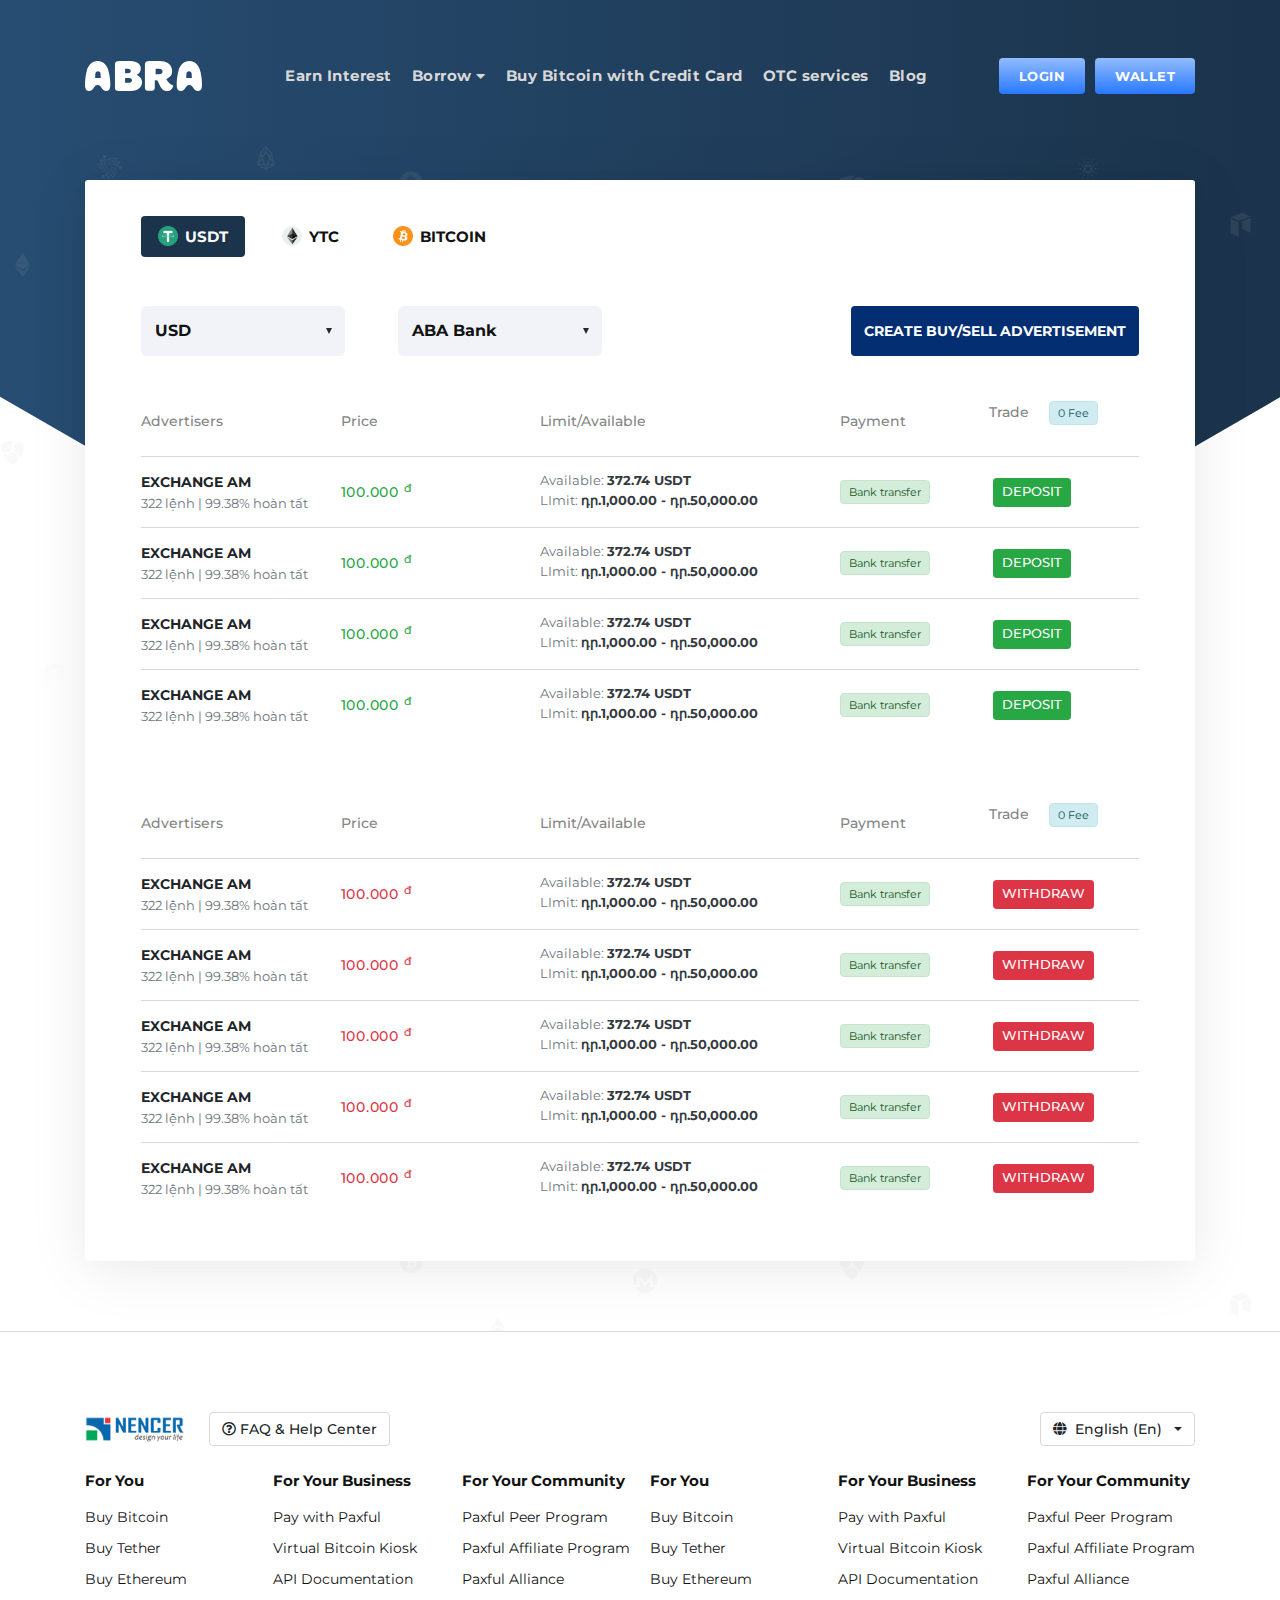
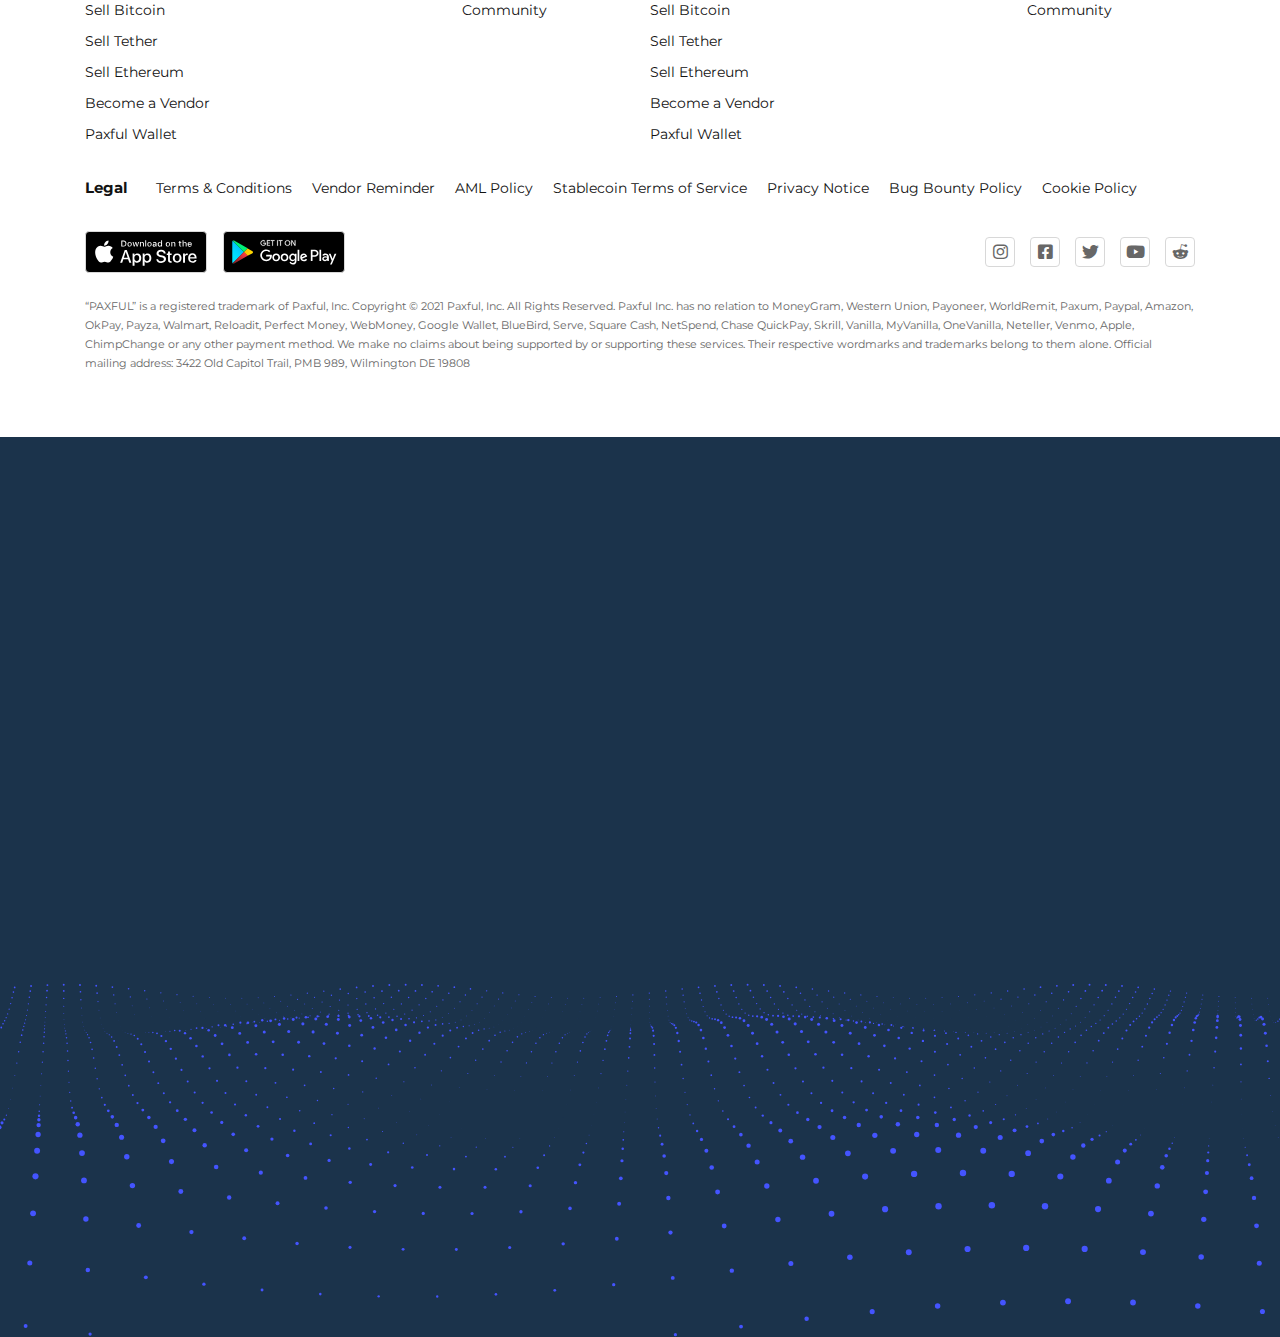
<file: p2p.html>
<html lang="en-US">
<head>
	<meta http-equiv="Content-Type" content="text/html;charset=UTF-8">
	<meta name="viewport" content="width=device-width, initial-scale=1">
	<meta name="Keywords" content="">
	<meta name="Description" content="">
	<link rel="icon" href="./assets/images/favicon.png" type="image/x-icon">
	
	<meta itemprop="name" content="">
	<meta itemprop="description" content="">
	<meta itemprop="image" content="">
	
	<meta property="og:locale" content="">
	<meta property="og:type" content="">
	<meta property="og:title" content="">
	<meta property="og:description" content="">
	<meta property="og:image" content="">
	<meta property="og:url" content="">
	<meta property="og:site_name" content="">
	
	<meta name="twitter:card" content="">
	<meta name="twitter:description" content="">
	<meta name="twitter:title" content="">
	<meta name="twitter:site" content="">
	<meta name="twitter:image" content="">
	<meta name="twitter:creator" content="">
	
	<title>Template swap coin</title>
	
	<link rel="stylesheet" href="./assets/plugin/bootstrap/css/bootstrap.min.css">
	<link rel="stylesheet" href="./assets/plugin/swiper/swiper.css">
	<link rel="stylesheet" href="./assets/fonts/fontawesome/css/all.min.css">
	<link rel="stylesheet" href="./assets/plugin/animate.css">
	<link rel="stylesheet" href="./assets/plugin/fancybox/jquery.fancybox.min.css"/>
	<link rel="stylesheet" href="./assets/css/style.css">
	
	<style>
		:root {
			--primary-color: #2879FF;
			--primary-hover: #042e72;
			--primary-hover-sub: #0a254e;
			--secondary-color: #92bbff;
			--yellow-color: #ffcd1b;
			--color-white: #fff;
			--color-white-50: #e3e2e3;
			--color-white-75: #d8d8d8;
			--color-dark: #121212;
			--color-dark-50: #4a4a4a;
			--color-dark-75: #676767;
			--color-gray: #a4a9ae;
			--color-gray-50: #848585;
		}
	
	</style>
</head>
<body>
<header id="header" class="template-7_header">
	<div class="navigation">
		<div class="container">
			<div class="row align-items-center">
				<div class="col-lg-2">
					<div class="logo">
						<a href="index.html">
							<img src="./assets/images/logo.svg" alt="">
						</a>
						<div id="hamburger" class="before">
							<i></i>
							<i></i>
							<i></i>
						</div>
					</div>
				</div>
				<div class="col-lg-10">
					<div class="menu d-none d-lg-flex" id="navigation">
						<ul class="list-unstyled mb-0">
							<li>
								<a href="#">
									Earn Interest
								</a>
							</li>
							<li>
								<a href="#">
									Borrow
									<i class="fas fa-caret-down"></i>
								</a>
								<ul class="list-unstyled mb-0">
									<li>
										<a href="#">
											Earn Interest
										</a>
									</li>
									<li>
										<a href="#">
											Buy Bitcoin with Credit Card
										</a>
									</li>
									<li>
										<a href="#">
											OTC services
										</a>
									</li>
								</ul>
							</li>
							<li>
								<a href="#">
									Buy Bitcoin with Credit Card
								</a>
							</li>
							<li>
								<a href="#">
									OTC services
								</a>
							</li>
							<li>
								<a href="#">
									Blog
								</a>
							</li>
							<li class="menu-button ml-auto">
								<a href="dangnhap.html">Login</a>
							</li>
							<li class="menu-button">
								<a href="#">Wallet</a>
							</li>
						</ul>
					</div>
				</div>
			</div>
		</div>
	</div>
</header>
<div class="template-7_main">
	<div class="template-7_page template-7_wrapper">
		<div class="container">
			<div class="row">
				<div class="col-12">
					<div class="template-7_inner">
						<div class="template-7_box">
							<div class="template-7_tab">
								<ul class="nav nav-tabs" id="tabForm">
									<li class="nav-item">
										<a class="nav-link active"
										   id="exchange-tab"
										   data-toggle="tab"
										   href="#usdt">
											<img src="./assets/images/coins/usdt.png" alt="">
											USDT
										</a>
									</li>
									<li class="nav-item">
										<a class="nav-link"
										   id="buy-tab"
										   data-toggle="tab"
										   href="#ytc">
											<img src="./assets/images/coins/etherum.png" alt="">
											YTC
										</a>
									</li>
									<li class="nav-item">
										<a class="nav-link"
										   id="sell-tab"
										   data-toggle="tab"
										   href="#trx">
											<img src="./assets/images/coins/bitcoin.png" alt="">
											BITCOIN
										</a>
									</li>
								</ul>
								<div class="tab-content">
									<div class="tab-pane fade active show" id="usdt">
										<div class="template-7_box--item">
											<div class="template-7_form">
												<form action="" class="mb-0 form-coin">
													<div class="row">
														<div class="col-md-3 col-6">
															<div class="group">
																<div class="group-item">
																	<div class="group-select">
																		<div class="coin call-dropdownCoin">
																			<div class="title">
																				USD
																			</div>
																		</div>
																		<div class="dropdown-coin">
																			<div class="dropdown-coin--inner">
																				<div class="list-coin chooseCoin">
																					<ul class="list-unstyled mb-0 custom-scrollbar">
																						<li>
																							<a href="javascript:void(0)"
																							   data-name="Etherum">
																								<div class="name pl-0 py-1">
																									<span>USD</span>
																								</div>
																							</a>
																						</li>
																						<li>
																							<a href="javascript:void(0)"
																							   data-name="Bitcoin">
																								<div class="name pl-0 py-1">
																									<span>VNĐ</span>
																								</div>
																							</a>
																						</li>
																						<li>
																							<a href="javascript:void(0)"
																							   data-name="Etherum">
																								<div class="name pl-0 py-1">
																									<span>USD</span>
																								</div>
																							</a>
																						</li>
																						<li>
																							<a href="javascript:void(0)"
																							   data-name="Bitcoin">
																								<div class="name pl-0 py-1">
																									<span>VNĐ</span>
																								</div>
																							</a>
																						</li>
																						<li>
																							<a href="javascript:void(0)"
																							   data-name="Etherum">
																								<div class="name pl-0 py-1">
																									<span>USD</span>
																								</div>
																							</a>
																						</li>
																						<li>
																							<a href="javascript:void(0)"
																							   data-name="Bitcoin">
																								<div class="name pl-0 py-1">
																									<span>VNĐ</span>
																								</div>
																							</a>
																						</li>
																						<li>
																							<a href="javascript:void(0)"
																							   data-name="Etherum">
																								<div class="name pl-0 py-1">
																									<span>USD</span>
																								</div>
																							</a>
																						</li>
																						<li>
																							<a href="javascript:void(0)"
																							   data-name="Bitcoin">
																								<div class="name pl-0 py-1">
																									<span>VNĐ</span>
																								</div>
																							</a>
																						</li>
																					</ul>
																				</div>
																			</div>
																		</div>
																	</div>
																</div>
															</div>
														</div>
														<div class="col-md-3 col-6">
															<div class="group">
																<div class="group-item">
																	<div class="group-select">
																		<div class="coin call-dropdownCoin">
																			<div class="title">
																				ABA Bank
																			</div>
																		</div>
																		<div class="dropdown-coin">
																			<div class="dropdown-coin--inner">
																				<div class="list-coin chooseCoin">
																					<ul class="list-unstyled mb-0 custom-scrollbar">
																						<li>
																							<a href="javascript:void(0)"
																							   data-name="Etherum">
																								<div class="name pl-0 py-1">
																									<span>Techcombank</span>
																								</div>
																							</a>
																						</li>
																						<li>
																							<a href="javascript:void(0)"
																							   data-name="Bitcoin">
																								<div class="name pl-0 py-1">
																									<span>ABA Bank</span>
																								</div>
																							</a>
																						</li>
																						<li>
																							<a href="javascript:void(0)"
																							   data-name="Etherum">
																								<div class="name pl-0 py-1">
																									<span>Techcombank</span>
																								</div>
																							</a>
																						</li>
																						<li>
																							<a href="javascript:void(0)"
																							   data-name="Bitcoin">
																								<div class="name pl-0 py-1">
																									<span>ABA Bank</span>
																								</div>
																							</a>
																						</li>
																						<li>
																							<a href="javascript:void(0)"
																							   data-name="Etherum">
																								<div class="name pl-0 py-1">
																									<span>Techcombank</span>
																								</div>
																							</a>
																						</li>
																						<li>
																							<a href="javascript:void(0)"
																							   data-name="Bitcoin">
																								<div class="name pl-0 py-1">
																									<span>ABA Bank</span>
																								</div>
																							</a>
																						</li>
																						<li>
																							<a href="javascript:void(0)"
																							   data-name="Etherum">
																								<div class="name pl-0 py-1">
																									<span>Techcombank</span>
																								</div>
																							</a>
																						</li>
																						<li>
																							<a href="javascript:void(0)"
																							   data-name="Bitcoin">
																								<div class="name pl-0 py-1">
																									<span>ABA Bank</span>
																								</div>
																							</a>
																						</li>
																					</ul>
																				</div>
																			</div>
																		</div>
																	</div>
																</div>
															</div>
														</div>
														<div class="col-md-6 text-center text-md-right">
															<div class="button">
																<button type="submit" class="btn my-0 w-auto">
																	Create Buy/Sell advertisement
																</button>
															</div>
														</div>
													</div>
												</form>
											</div>
											<div class="table-responsive">
												<table class="template-7_table">
													<thead>
													<tr>
														<th width="20%">
															Advertisers
														</th>
														<th width="20%">
															Price
														</th>
														<th width="30%">
															Limit/Available
														</th>
														<th width="15%">
															Payment
														</th>
														<th width="15%">
															Trade
															<span class="d-inline-block alert alert-info ml-3 px-2 py-1 small">
																0 Fee
															</span>
														</th>
													</tr>
													</thead>
													<tbody>
													<tr>
														<td>
															<div class="font-weight-bold mb-1">
																EXCHANGE AM
															</div>
															<span class="small text-secondary">
																322 lệnh | 99.38% hoàn tất
															</span>
														</td>
														<td>
															<div class="price text-success">
																100.000 <sup>đ</sup>
															</div>
														</td>
														<td>
															<div class="mb-1 small text-secondary">
																Available: <span class="font-weight-bold text-dark">372.74 USDT</span>
															</div>
															<div class="mb-1 small text-secondary">
																LImit: <span class="font-weight-bold text-dark">դր.1,000.00 - դր.50,000.00</span>
															</div>
														</td>
														<td>
															<div class="d-inline-block alert alert-success mb-0 px-2 py-1 small">
																Bank transfer
															</div>
														</td>
														<td>
															<div class="d-flex align-items-center">
																<button class="btn btn-success btn-sm text-uppercase">
																	Deposit
																</button>
															</div>
														</td>
													</tr>
													<tr>
														<td>
															<div class="font-weight-bold mb-1">
																EXCHANGE AM
															</div>
															<span class="small text-secondary">
																322 lệnh | 99.38% hoàn tất
															</span>
														</td>
														<td>
															<div class="price text-success">
																100.000 <sup>đ</sup>
															</div>
														</td>
														<td>
															<div class="mb-1 small text-secondary">
																Available: <span class="font-weight-bold text-dark">372.74 USDT</span>
															</div>
															<div class="mb-1 small text-secondary">
																LImit: <span class="font-weight-bold text-dark">դր.1,000.00 - դր.50,000.00</span>
															</div>
														</td>
														<td>
															<div class="d-inline-block alert alert-success mb-0 px-2 py-1 small">
																Bank transfer
															</div>
														</td>
														<td>
															<div class="d-flex align-items-center">
																<button class="btn btn-success btn-sm text-uppercase">
																	Deposit
																</button>
															</div>
														</td>
													</tr>
													<tr>
														<td>
															<div class="font-weight-bold mb-1">
																EXCHANGE AM
															</div>
															<span class="small text-secondary">
																322 lệnh | 99.38% hoàn tất
															</span>
														</td>
														<td>
															<div class="price text-success">
																100.000 <sup>đ</sup>
															</div>
														</td>
														<td>
															<div class="mb-1 small text-secondary">
																Available: <span class="font-weight-bold text-dark">372.74 USDT</span>
															</div>
															<div class="mb-1 small text-secondary">
																LImit: <span class="font-weight-bold text-dark">դր.1,000.00 - դր.50,000.00</span>
															</div>
														</td>
														<td>
															<div class="d-inline-block alert alert-success mb-0 px-2 py-1 small">
																Bank transfer
															</div>
														</td>
														<td>
															<div class="d-flex align-items-center">
																<button class="btn btn-success btn-sm text-uppercase">
																	Deposit
																</button>
															</div>
														</td>
													</tr>
													<tr>
														<td>
															<div class="font-weight-bold mb-1">
																EXCHANGE AM
															</div>
															<span class="small text-secondary">
																322 lệnh | 99.38% hoàn tất
															</span>
														</td>
														<td>
															<div class="price text-success">
																100.000 <sup>đ</sup>
															</div>
														</td>
														<td>
															<div class="mb-1 small text-secondary">
																Available: <span class="font-weight-bold text-dark">372.74 USDT</span>
															</div>
															<div class="mb-1 small text-secondary">
																LImit: <span class="font-weight-bold text-dark">դր.1,000.00 - դր.50,000.00</span>
															</div>
														</td>
														<td>
															<div class="d-inline-block alert alert-success mb-0 px-2 py-1 small">
																Bank transfer
															</div>
														</td>
														<td>
															<div class="d-flex align-items-center">
																<button class="btn btn-success btn-sm text-uppercase">
																	Deposit
																</button>
															</div>
														</td>
													</tr>
													</tbody>
												</table>
											</div>
											<div class="table-responsive mt-5">
												<table class="template-7_table">
													<thead>
													<tr>
														<th width="20%">
															Advertisers
														</th>
														<th width="20%">
															Price
														</th>
														<th width="30%">
															Limit/Available
														</th>
														<th width="15%">
															Payment
														</th>
														<th width="15%">
															Trade
															<span class="d-inline-block alert alert-info ml-3 px-2 py-1 small">
																0 Fee
															</span>
														</th>
													</tr>
													</thead>
													<tbody>
													<tr>
														<td>
															<div class="font-weight-bold mb-1">
																EXCHANGE AM
															</div>
															<span class="small text-secondary">
																322 lệnh | 99.38% hoàn tất
															</span>
														</td>
														<td>
															<div class="price text-danger">
																100.000 <sup>đ</sup>
															</div>
														</td>
														<td>
															<div class="mb-1 small text-secondary">
																Available: <span class="font-weight-bold text-dark">372.74 USDT</span>
															</div>
															<div class="mb-1 small text-secondary">
																LImit: <span class="font-weight-bold text-dark">դր.1,000.00 - դր.50,000.00</span>
															</div>
														</td>
														<td>
															<div class="d-inline-block alert alert-success mb-0 px-2 py-1 small">
																Bank transfer
															</div>
														</td>
														<td>
															<div class="d-flex align-items-center">
																<button class="btn btn-danger btn-sm text-uppercase">
																	Withdraw
																</button>
															</div>
														</td>
													</tr>
													<tr>
														<td>
															<div class="font-weight-bold mb-1">
																EXCHANGE AM
															</div>
															<span class="small text-secondary">
																322 lệnh | 99.38% hoàn tất
															</span>
														</td>
														<td>
															<div class="price text-danger">
																100.000 <sup>đ</sup>
															</div>
														</td>
														<td>
															<div class="mb-1 small text-secondary">
																Available: <span class="font-weight-bold text-dark">372.74 USDT</span>
															</div>
															<div class="mb-1 small text-secondary">
																LImit: <span class="font-weight-bold text-dark">դր.1,000.00 - դր.50,000.00</span>
															</div>
														</td>
														<td>
															<div class="d-inline-block alert alert-success mb-0 px-2 py-1 small">
																Bank transfer
															</div>
														</td>
														<td>
															<div class="d-flex align-items-center">
																<button class="btn btn-danger btn-sm text-uppercase">
																	Withdraw
																</button>
															</div>
														</td>
													</tr>
													<tr>
														<td>
															<div class="font-weight-bold mb-1">
																EXCHANGE AM
															</div>
															<span class="small text-secondary">
																322 lệnh | 99.38% hoàn tất
															</span>
														</td>
														<td>
															<div class="price text-danger">
																100.000 <sup>đ</sup>
															</div>
														</td>
														<td>
															<div class="mb-1 small text-secondary">
																Available: <span class="font-weight-bold text-dark">372.74 USDT</span>
															</div>
															<div class="mb-1 small text-secondary">
																LImit: <span class="font-weight-bold text-dark">դր.1,000.00 - դր.50,000.00</span>
															</div>
														</td>
														<td>
															<div class="d-inline-block alert alert-success mb-0 px-2 py-1 small">
																Bank transfer
															</div>
														</td>
														<td>
															<div class="d-flex align-items-center">
																<button class="btn btn-danger btn-sm text-uppercase">
																	Withdraw
																</button>
															</div>
														</td>
													</tr>
													<tr>
														<td>
															<div class="font-weight-bold mb-1">
																EXCHANGE AM
															</div>
															<span class="small text-secondary">
																322 lệnh | 99.38% hoàn tất
															</span>
														</td>
														<td>
															<div class="price text-danger">
																100.000 <sup>đ</sup>
															</div>
														</td>
														<td>
															<div class="mb-1 small text-secondary">
																Available: <span class="font-weight-bold text-dark">372.74 USDT</span>
															</div>
															<div class="mb-1 small text-secondary">
																LImit: <span class="font-weight-bold text-dark">դր.1,000.00 - դր.50,000.00</span>
															</div>
														</td>
														<td>
															<div class="d-inline-block alert alert-success mb-0 px-2 py-1 small">
																Bank transfer
															</div>
														</td>
														<td>
															<div class="d-flex align-items-center">
																<button class="btn btn-danger btn-sm text-uppercase">
																	Withdraw
																</button>
															</div>
														</td>
													</tr>
													<tr>
														<td>
															<div class="font-weight-bold mb-1">
																EXCHANGE AM
															</div>
															<span class="small text-secondary">
																322 lệnh | 99.38% hoàn tất
															</span>
														</td>
														<td>
															<div class="price text-danger">
																100.000 <sup>đ</sup>
															</div>
														</td>
														<td>
															<div class="mb-1 small text-secondary">
																Available: <span class="font-weight-bold text-dark">372.74 USDT</span>
															</div>
															<div class="mb-1 small text-secondary">
																LImit: <span class="font-weight-bold text-dark">դր.1,000.00 - դր.50,000.00</span>
															</div>
														</td>
														<td>
															<div class="d-inline-block alert alert-success mb-0 px-2 py-1 small">
																Bank transfer
															</div>
														</td>
														<td>
															<div class="d-flex align-items-center">
																<button class="btn btn-danger btn-sm text-uppercase">
																	Withdraw
																</button>
															</div>
														</td>
													</tr>
													</tbody>
												</table>
											</div>
										</div>
									</div>
									<div class="tab-pane fade" id="ytc">
										<div class="template-7_box--item">
											<div class="template-7_form">
												<form action="" class="mb-0 form-coin">
													<div class="row">
														<div class="col-md-3">
															<div class="group">
																<div class="group-item">
																	<div class="group-select">
																		<div class="coin call-dropdownCoin">
																			<div class="title">
																				USD
																			</div>
																		</div>
																		<div class="dropdown-coin">
																			<div class="dropdown-coin--inner">
																				<div class="list-coin chooseCoin">
																					<ul class="list-unstyled mb-0 custom-scrollbar">
																						<li>
																							<a href="javascript:void(0)"
																							   data-name="Etherum">
																								<div class="name pl-0 py-1">
																									<span>USD</span>
																								</div>
																							</a>
																						</li>
																						<li>
																							<a href="javascript:void(0)"
																							   data-name="Bitcoin">
																								<div class="name pl-0 py-1">
																									<span>VNĐ</span>
																								</div>
																							</a>
																						</li>
																						<li>
																							<a href="javascript:void(0)"
																							   data-name="Etherum">
																								<div class="name pl-0 py-1">
																									<span>USD</span>
																								</div>
																							</a>
																						</li>
																						<li>
																							<a href="javascript:void(0)"
																							   data-name="Bitcoin">
																								<div class="name pl-0 py-1">
																									<span>VNĐ</span>
																								</div>
																							</a>
																						</li>
																						<li>
																							<a href="javascript:void(0)"
																							   data-name="Etherum">
																								<div class="name pl-0 py-1">
																									<span>USD</span>
																								</div>
																							</a>
																						</li>
																						<li>
																							<a href="javascript:void(0)"
																							   data-name="Bitcoin">
																								<div class="name pl-0 py-1">
																									<span>VNĐ</span>
																								</div>
																							</a>
																						</li>
																						<li>
																							<a href="javascript:void(0)"
																							   data-name="Etherum">
																								<div class="name pl-0 py-1">
																									<span>USD</span>
																								</div>
																							</a>
																						</li>
																						<li>
																							<a href="javascript:void(0)"
																							   data-name="Bitcoin">
																								<div class="name pl-0 py-1">
																									<span>VNĐ</span>
																								</div>
																							</a>
																						</li>
																					</ul>
																				</div>
																			</div>
																		</div>
																	</div>
																</div>
															</div>
														</div>
														<div class="col-md-3">
															<div class="group">
																<div class="group-item">
																	<div class="group-select">
																		<div class="coin call-dropdownCoin">
																			<div class="title">
																				ABA Bank
																			</div>
																		</div>
																		<div class="dropdown-coin">
																			<div class="dropdown-coin--inner">
																				<div class="list-coin chooseCoin">
																					<ul class="list-unstyled mb-0 custom-scrollbar">
																						<li>
																							<a href="javascript:void(0)"
																							   data-name="Etherum">
																								<div class="name pl-0 py-1">
																									<span>Techcombank</span>
																								</div>
																							</a>
																						</li>
																						<li>
																							<a href="javascript:void(0)"
																							   data-name="Bitcoin">
																								<div class="name pl-0 py-1">
																									<span>ABA Bank</span>
																								</div>
																							</a>
																						</li>
																						<li>
																							<a href="javascript:void(0)"
																							   data-name="Etherum">
																								<div class="name pl-0 py-1">
																									<span>Techcombank</span>
																								</div>
																							</a>
																						</li>
																						<li>
																							<a href="javascript:void(0)"
																							   data-name="Bitcoin">
																								<div class="name pl-0 py-1">
																									<span>ABA Bank</span>
																								</div>
																							</a>
																						</li>
																						<li>
																							<a href="javascript:void(0)"
																							   data-name="Etherum">
																								<div class="name pl-0 py-1">
																									<span>Techcombank</span>
																								</div>
																							</a>
																						</li>
																						<li>
																							<a href="javascript:void(0)"
																							   data-name="Bitcoin">
																								<div class="name pl-0 py-1">
																									<span>ABA Bank</span>
																								</div>
																							</a>
																						</li>
																						<li>
																							<a href="javascript:void(0)"
																							   data-name="Etherum">
																								<div class="name pl-0 py-1">
																									<span>Techcombank</span>
																								</div>
																							</a>
																						</li>
																						<li>
																							<a href="javascript:void(0)"
																							   data-name="Bitcoin">
																								<div class="name pl-0 py-1">
																									<span>ABA Bank</span>
																								</div>
																							</a>
																						</li>
																					</ul>
																				</div>
																			</div>
																		</div>
																	</div>
																</div>
															</div>
														</div>
														<div class="col-md-6 text-right">
															<div class="button">
																<button type="submit" class="btn my-0 w-auto">
																	Create Buy/Sell advertisement
																</button>
															</div>
														</div>
													</div>
												</form>
											</div>
											<div class="table-responsive">
												<table class="template-7_table">
													<thead>
													<tr>
														<th width="20%">
															Advertisers
														</th>
														<th width="20%">
															Price
														</th>
														<th width="30%">
															Limit/Available
														</th>
														<th width="15%">
															Payment
														</th>
														<th width="15%">
															Trade
															<span class="d-inline-block alert alert-info ml-3 px-2 py-1 small">
																0 Fee
															</span>
														</th>
													</tr>
													</thead>
													<tbody>
													<tr>
														<td>
															<div class="font-weight-bold mb-1">
																EXCHANGE AM
															</div>
															<span class="small text-secondary">
																322 lệnh | 99.38% hoàn tất
															</span>
														</td>
														<td>
															<div class="price text-success">
																100.000 <sup>đ</sup>
															</div>
														</td>
														<td>
															<div class="mb-1 small text-secondary">
																Available: <span class="font-weight-bold text-dark">372.74 USDT</span>
															</div>
															<div class="mb-1 small text-secondary">
																LImit: <span class="font-weight-bold text-dark">դր.1,000.00 - դր.50,000.00</span>
															</div>
														</td>
														<td>
															<div class="d-inline-block alert alert-success mb-0 px-2 py-1 small">
																Bank transfer
															</div>
														</td>
														<td>
															<div class="d-flex align-items-center">
																<button class="btn btn-success btn-sm text-uppercase">
																	Deposit
																</button>
															</div>
														</td>
													</tr>
													<tr>
														<td>
															<div class="font-weight-bold mb-1">
																EXCHANGE AM
															</div>
															<span class="small text-secondary">
																322 lệnh | 99.38% hoàn tất
															</span>
														</td>
														<td>
															<div class="price text-success">
																100.000 <sup>đ</sup>
															</div>
														</td>
														<td>
															<div class="mb-1 small text-secondary">
																Available: <span class="font-weight-bold text-dark">372.74 USDT</span>
															</div>
															<div class="mb-1 small text-secondary">
																LImit: <span class="font-weight-bold text-dark">դր.1,000.00 - դր.50,000.00</span>
															</div>
														</td>
														<td>
															<div class="d-inline-block alert alert-success mb-0 px-2 py-1 small">
																Bank transfer
															</div>
														</td>
														<td>
															<div class="d-flex align-items-center">
																<button class="btn btn-success btn-sm text-uppercase">
																	Deposit
																</button>
															</div>
														</td>
													</tr>
													<tr>
														<td>
															<div class="font-weight-bold mb-1">
																EXCHANGE AM
															</div>
															<span class="small text-secondary">
																322 lệnh | 99.38% hoàn tất
															</span>
														</td>
														<td>
															<div class="price text-success">
																100.000 <sup>đ</sup>
															</div>
														</td>
														<td>
															<div class="mb-1 small text-secondary">
																Available: <span class="font-weight-bold text-dark">372.74 USDT</span>
															</div>
															<div class="mb-1 small text-secondary">
																LImit: <span class="font-weight-bold text-dark">դր.1,000.00 - դր.50,000.00</span>
															</div>
														</td>
														<td>
															<div class="d-inline-block alert alert-success mb-0 px-2 py-1 small">
																Bank transfer
															</div>
														</td>
														<td>
															<div class="d-flex align-items-center">
																<button class="btn btn-success btn-sm text-uppercase">
																	Deposit
																</button>
															</div>
														</td>
													</tr>
													<tr>
														<td>
															<div class="font-weight-bold mb-1">
																EXCHANGE AM
															</div>
															<span class="small text-secondary">
																322 lệnh | 99.38% hoàn tất
															</span>
														</td>
														<td>
															<div class="price text-success">
																100.000 <sup>đ</sup>
															</div>
														</td>
														<td>
															<div class="mb-1 small text-secondary">
																Available: <span class="font-weight-bold text-dark">372.74 USDT</span>
															</div>
															<div class="mb-1 small text-secondary">
																LImit: <span class="font-weight-bold text-dark">դր.1,000.00 - դր.50,000.00</span>
															</div>
														</td>
														<td>
															<div class="d-inline-block alert alert-success mb-0 px-2 py-1 small">
																Bank transfer
															</div>
														</td>
														<td>
															<div class="d-flex align-items-center">
																<button class="btn btn-success btn-sm text-uppercase">
																	Deposit
																</button>
															</div>
														</td>
													</tr>
													</tbody>
												</table>
											</div>
											<div class="table-responsive mt-5">
												<table class="template-7_table">
													<thead>
													<tr>
														<th width="20%">
															Advertisers
														</th>
														<th width="20%">
															Price
														</th>
														<th width="30%">
															Limit/Available
														</th>
														<th width="15%">
															Payment
														</th>
														<th width="15%">
															Trade
															<span class="d-inline-block alert alert-info ml-3 px-2 py-1 small">
																0 Fee
															</span>
														</th>
													</tr>
													</thead>
													<tbody>
													<tr>
														<td>
															<div class="font-weight-bold mb-1">
																EXCHANGE AM
															</div>
															<span class="small text-secondary">
																322 lệnh | 99.38% hoàn tất
															</span>
														</td>
														<td>
															<div class="price text-danger">
																100.000 <sup>đ</sup>
															</div>
														</td>
														<td>
															<div class="mb-1 small text-secondary">
																Available: <span class="font-weight-bold text-dark">372.74 USDT</span>
															</div>
															<div class="mb-1 small text-secondary">
																LImit: <span class="font-weight-bold text-dark">դր.1,000.00 - դր.50,000.00</span>
															</div>
														</td>
														<td>
															<div class="d-inline-block alert alert-success mb-0 px-2 py-1 small">
																Bank transfer
															</div>
														</td>
														<td>
															<div class="d-flex align-items-center">
																<button class="btn btn-danger btn-sm text-uppercase">
																	Withdraw
																</button>
															</div>
														</td>
													</tr>
													<tr>
														<td>
															<div class="font-weight-bold mb-1">
																EXCHANGE AM
															</div>
															<span class="small text-secondary">
																322 lệnh | 99.38% hoàn tất
															</span>
														</td>
														<td>
															<div class="price text-danger">
																100.000 <sup>đ</sup>
															</div>
														</td>
														<td>
															<div class="mb-1 small text-secondary">
																Available: <span class="font-weight-bold text-dark">372.74 USDT</span>
															</div>
															<div class="mb-1 small text-secondary">
																LImit: <span class="font-weight-bold text-dark">դր.1,000.00 - դր.50,000.00</span>
															</div>
														</td>
														<td>
															<div class="d-inline-block alert alert-success mb-0 px-2 py-1 small">
																Bank transfer
															</div>
														</td>
														<td>
															<div class="d-flex align-items-center">
																<button class="btn btn-danger btn-sm text-uppercase">
																	Withdraw
																</button>
															</div>
														</td>
													</tr>
													<tr>
														<td>
															<div class="font-weight-bold mb-1">
																EXCHANGE AM
															</div>
															<span class="small text-secondary">
																322 lệnh | 99.38% hoàn tất
															</span>
														</td>
														<td>
															<div class="price text-danger">
																100.000 <sup>đ</sup>
															</div>
														</td>
														<td>
															<div class="mb-1 small text-secondary">
																Available: <span class="font-weight-bold text-dark">372.74 USDT</span>
															</div>
															<div class="mb-1 small text-secondary">
																LImit: <span class="font-weight-bold text-dark">դր.1,000.00 - դր.50,000.00</span>
															</div>
														</td>
														<td>
															<div class="d-inline-block alert alert-success mb-0 px-2 py-1 small">
																Bank transfer
															</div>
														</td>
														<td>
															<div class="d-flex align-items-center">
																<button class="btn btn-danger btn-sm text-uppercase">
																	Withdraw
																</button>
															</div>
														</td>
													</tr>
													<tr>
														<td>
															<div class="font-weight-bold mb-1">
																EXCHANGE AM
															</div>
															<span class="small text-secondary">
																322 lệnh | 99.38% hoàn tất
															</span>
														</td>
														<td>
															<div class="price text-danger">
																100.000 <sup>đ</sup>
															</div>
														</td>
														<td>
															<div class="mb-1 small text-secondary">
																Available: <span class="font-weight-bold text-dark">372.74 USDT</span>
															</div>
															<div class="mb-1 small text-secondary">
																LImit: <span class="font-weight-bold text-dark">դր.1,000.00 - դր.50,000.00</span>
															</div>
														</td>
														<td>
															<div class="d-inline-block alert alert-success mb-0 px-2 py-1 small">
																Bank transfer
															</div>
														</td>
														<td>
															<div class="d-flex align-items-center">
																<button class="btn btn-danger btn-sm text-uppercase">
																	Withdraw
																</button>
															</div>
														</td>
													</tr>
													<tr>
														<td>
															<div class="font-weight-bold mb-1">
																EXCHANGE AM
															</div>
															<span class="small text-secondary">
																322 lệnh | 99.38% hoàn tất
															</span>
														</td>
														<td>
															<div class="price text-danger">
																100.000 <sup>đ</sup>
															</div>
														</td>
														<td>
															<div class="mb-1 small text-secondary">
																Available: <span class="font-weight-bold text-dark">372.74 USDT</span>
															</div>
															<div class="mb-1 small text-secondary">
																LImit: <span class="font-weight-bold text-dark">դր.1,000.00 - դր.50,000.00</span>
															</div>
														</td>
														<td>
															<div class="d-inline-block alert alert-success mb-0 px-2 py-1 small">
																Bank transfer
															</div>
														</td>
														<td>
															<div class="d-flex align-items-center">
																<button class="btn btn-danger btn-sm text-uppercase">
																	Withdraw
																</button>
															</div>
														</td>
													</tr>
													</tbody>
												</table>
											</div>
										</div>
									</div>
									<div class="tab-pane fade" id="trx">
										<div class="template-7_box--item">
											<div class="template-7_form">
												<form action="" class="mb-0 form-coin">
													<div class="row">
														<div class="col-md-3">
															<div class="group">
																<div class="group-item">
																	<div class="group-select">
																		<div class="coin call-dropdownCoin">
																			<div class="title">
																				USD
																			</div>
																		</div>
																		<div class="dropdown-coin">
																			<div class="dropdown-coin--inner">
																				<div class="list-coin chooseCoin">
																					<ul class="list-unstyled mb-0 custom-scrollbar">
																						<li>
																							<a href="javascript:void(0)"
																							   data-name="Etherum">
																								<div class="name pl-0 py-1">
																									<span>USD</span>
																								</div>
																							</a>
																						</li>
																						<li>
																							<a href="javascript:void(0)"
																							   data-name="Bitcoin">
																								<div class="name pl-0 py-1">
																									<span>VNĐ</span>
																								</div>
																							</a>
																						</li>
																						<li>
																							<a href="javascript:void(0)"
																							   data-name="Etherum">
																								<div class="name pl-0 py-1">
																									<span>USD</span>
																								</div>
																							</a>
																						</li>
																						<li>
																							<a href="javascript:void(0)"
																							   data-name="Bitcoin">
																								<div class="name pl-0 py-1">
																									<span>VNĐ</span>
																								</div>
																							</a>
																						</li>
																						<li>
																							<a href="javascript:void(0)"
																							   data-name="Etherum">
																								<div class="name pl-0 py-1">
																									<span>USD</span>
																								</div>
																							</a>
																						</li>
																						<li>
																							<a href="javascript:void(0)"
																							   data-name="Bitcoin">
																								<div class="name pl-0 py-1">
																									<span>VNĐ</span>
																								</div>
																							</a>
																						</li>
																						<li>
																							<a href="javascript:void(0)"
																							   data-name="Etherum">
																								<div class="name pl-0 py-1">
																									<span>USD</span>
																								</div>
																							</a>
																						</li>
																						<li>
																							<a href="javascript:void(0)"
																							   data-name="Bitcoin">
																								<div class="name pl-0 py-1">
																									<span>VNĐ</span>
																								</div>
																							</a>
																						</li>
																					</ul>
																				</div>
																			</div>
																		</div>
																	</div>
																</div>
															</div>
														</div>
														<div class="col-md-3">
															<div class="group">
																<div class="group-item">
																	<div class="group-select">
																		<div class="coin call-dropdownCoin">
																			<div class="title">
																				ABA Bank
																			</div>
																		</div>
																		<div class="dropdown-coin">
																			<div class="dropdown-coin--inner">
																				<div class="list-coin chooseCoin">
																					<ul class="list-unstyled mb-0 custom-scrollbar">
																						<li>
																							<a href="javascript:void(0)"
																							   data-name="Etherum">
																								<div class="name pl-0 py-1">
																									<span>Techcombank</span>
																								</div>
																							</a>
																						</li>
																						<li>
																							<a href="javascript:void(0)"
																							   data-name="Bitcoin">
																								<div class="name pl-0 py-1">
																									<span>ABA Bank</span>
																								</div>
																							</a>
																						</li>
																						<li>
																							<a href="javascript:void(0)"
																							   data-name="Etherum">
																								<div class="name pl-0 py-1">
																									<span>Techcombank</span>
																								</div>
																							</a>
																						</li>
																						<li>
																							<a href="javascript:void(0)"
																							   data-name="Bitcoin">
																								<div class="name pl-0 py-1">
																									<span>ABA Bank</span>
																								</div>
																							</a>
																						</li>
																						<li>
																							<a href="javascript:void(0)"
																							   data-name="Etherum">
																								<div class="name pl-0 py-1">
																									<span>Techcombank</span>
																								</div>
																							</a>
																						</li>
																						<li>
																							<a href="javascript:void(0)"
																							   data-name="Bitcoin">
																								<div class="name pl-0 py-1">
																									<span>ABA Bank</span>
																								</div>
																							</a>
																						</li>
																						<li>
																							<a href="javascript:void(0)"
																							   data-name="Etherum">
																								<div class="name pl-0 py-1">
																									<span>Techcombank</span>
																								</div>
																							</a>
																						</li>
																						<li>
																							<a href="javascript:void(0)"
																							   data-name="Bitcoin">
																								<div class="name pl-0 py-1">
																									<span>ABA Bank</span>
																								</div>
																							</a>
																						</li>
																					</ul>
																				</div>
																			</div>
																		</div>
																	</div>
																</div>
															</div>
														</div>
														<div class="col-md-6 text-right">
															<div class="button">
																<button type="submit" class="btn my-0 w-auto">
																	Create Buy/Sell advertisement
																</button>
															</div>
														</div>
													</div>
												</form>
											</div>
											<div class="table-responsive">
												<table class="template-7_table">
													<thead>
													<tr>
														<th width="20%">
															Advertisers
														</th>
														<th width="20%">
															Price
														</th>
														<th width="30%">
															Limit/Available
														</th>
														<th width="15%">
															Payment
														</th>
														<th width="15%">
															Trade
															<span class="d-inline-block alert alert-info ml-3 px-2 py-1 small">
																0 Fee
															</span>
														</th>
													</tr>
													</thead>
													<tbody>
													<tr>
														<td>
															<div class="font-weight-bold mb-1">
																EXCHANGE AM
															</div>
															<span class="small text-secondary">
																322 lệnh | 99.38% hoàn tất
															</span>
														</td>
														<td>
															<div class="price text-success">
																100.000 <sup>đ</sup>
															</div>
														</td>
														<td>
															<div class="mb-1 small text-secondary">
																Available: <span class="font-weight-bold text-dark">372.74 USDT</span>
															</div>
															<div class="mb-1 small text-secondary">
																LImit: <span class="font-weight-bold text-dark">դր.1,000.00 - դր.50,000.00</span>
															</div>
														</td>
														<td>
															<div class="d-inline-block alert alert-success mb-0 px-2 py-1 small">
																Bank transfer
															</div>
														</td>
														<td>
															<div class="d-flex align-items-center">
																<button class="btn btn-success btn-sm text-uppercase">
																	Deposit
																</button>
															</div>
														</td>
													</tr>
													<tr>
														<td>
															<div class="font-weight-bold mb-1">
																EXCHANGE AM
															</div>
															<span class="small text-secondary">
																322 lệnh | 99.38% hoàn tất
															</span>
														</td>
														<td>
															<div class="price text-success">
																100.000 <sup>đ</sup>
															</div>
														</td>
														<td>
															<div class="mb-1 small text-secondary">
																Available: <span class="font-weight-bold text-dark">372.74 USDT</span>
															</div>
															<div class="mb-1 small text-secondary">
																LImit: <span class="font-weight-bold text-dark">դր.1,000.00 - դր.50,000.00</span>
															</div>
														</td>
														<td>
															<div class="d-inline-block alert alert-success mb-0 px-2 py-1 small">
																Bank transfer
															</div>
														</td>
														<td>
															<div class="d-flex align-items-center">
																<button class="btn btn-success btn-sm text-uppercase">
																	Deposit
																</button>
															</div>
														</td>
													</tr>
													<tr>
														<td>
															<div class="font-weight-bold mb-1">
																EXCHANGE AM
															</div>
															<span class="small text-secondary">
																322 lệnh | 99.38% hoàn tất
															</span>
														</td>
														<td>
															<div class="price text-success">
																100.000 <sup>đ</sup>
															</div>
														</td>
														<td>
															<div class="mb-1 small text-secondary">
																Available: <span class="font-weight-bold text-dark">372.74 USDT</span>
															</div>
															<div class="mb-1 small text-secondary">
																LImit: <span class="font-weight-bold text-dark">դր.1,000.00 - դր.50,000.00</span>
															</div>
														</td>
														<td>
															<div class="d-inline-block alert alert-success mb-0 px-2 py-1 small">
																Bank transfer
															</div>
														</td>
														<td>
															<div class="d-flex align-items-center">
																<button class="btn btn-success btn-sm text-uppercase">
																	Deposit
																</button>
															</div>
														</td>
													</tr>
													<tr>
														<td>
															<div class="font-weight-bold mb-1">
																EXCHANGE AM
															</div>
															<span class="small text-secondary">
																322 lệnh | 99.38% hoàn tất
															</span>
														</td>
														<td>
															<div class="price text-success">
																100.000 <sup>đ</sup>
															</div>
														</td>
														<td>
															<div class="mb-1 small text-secondary">
																Available: <span class="font-weight-bold text-dark">372.74 USDT</span>
															</div>
															<div class="mb-1 small text-secondary">
																LImit: <span class="font-weight-bold text-dark">դր.1,000.00 - դր.50,000.00</span>
															</div>
														</td>
														<td>
															<div class="d-inline-block alert alert-success mb-0 px-2 py-1 small">
																Bank transfer
															</div>
														</td>
														<td>
															<div class="d-flex align-items-center">
																<button class="btn btn-success btn-sm text-uppercase">
																	Deposit
																</button>
															</div>
														</td>
													</tr>
													</tbody>
												</table>
											</div>
											<div class="table-responsive mt-5">
												<table class="template-7_table">
													<thead>
													<tr>
														<th width="20%">
															Advertisers
														</th>
														<th width="20%">
															Price
														</th>
														<th width="30%">
															Limit/Available
														</th>
														<th width="15%">
															Payment
														</th>
														<th width="15%">
															Trade
															<span class="d-inline-block alert alert-info ml-3 px-2 py-1 small">
																0 Fee
															</span>
														</th>
													</tr>
													</thead>
													<tbody>
													<tr>
														<td>
															<div class="font-weight-bold mb-1">
																EXCHANGE AM
															</div>
															<span class="small text-secondary">
																322 lệnh | 99.38% hoàn tất
															</span>
														</td>
														<td>
															<div class="price text-danger">
																100.000 <sup>đ</sup>
															</div>
														</td>
														<td>
															<div class="mb-1 small text-secondary">
																Available: <span class="font-weight-bold text-dark">372.74 USDT</span>
															</div>
															<div class="mb-1 small text-secondary">
																LImit: <span class="font-weight-bold text-dark">դր.1,000.00 - դր.50,000.00</span>
															</div>
														</td>
														<td>
															<div class="d-inline-block alert alert-success mb-0 px-2 py-1 small">
																Bank transfer
															</div>
														</td>
														<td>
															<div class="d-flex align-items-center">
																<button class="btn btn-danger btn-sm text-uppercase">
																	Withdraw
																</button>
															</div>
														</td>
													</tr>
													<tr>
														<td>
															<div class="font-weight-bold mb-1">
																EXCHANGE AM
															</div>
															<span class="small text-secondary">
																322 lệnh | 99.38% hoàn tất
															</span>
														</td>
														<td>
															<div class="price text-danger">
																100.000 <sup>đ</sup>
															</div>
														</td>
														<td>
															<div class="mb-1 small text-secondary">
																Available: <span class="font-weight-bold text-dark">372.74 USDT</span>
															</div>
															<div class="mb-1 small text-secondary">
																LImit: <span class="font-weight-bold text-dark">դր.1,000.00 - դր.50,000.00</span>
															</div>
														</td>
														<td>
															<div class="d-inline-block alert alert-success mb-0 px-2 py-1 small">
																Bank transfer
															</div>
														</td>
														<td>
															<div class="d-flex align-items-center">
																<button class="btn btn-danger btn-sm text-uppercase">
																	Withdraw
																</button>
															</div>
														</td>
													</tr>
													<tr>
														<td>
															<div class="font-weight-bold mb-1">
																EXCHANGE AM
															</div>
															<span class="small text-secondary">
																322 lệnh | 99.38% hoàn tất
															</span>
														</td>
														<td>
															<div class="price text-danger">
																100.000 <sup>đ</sup>
															</div>
														</td>
														<td>
															<div class="mb-1 small text-secondary">
																Available: <span class="font-weight-bold text-dark">372.74 USDT</span>
															</div>
															<div class="mb-1 small text-secondary">
																LImit: <span class="font-weight-bold text-dark">դր.1,000.00 - դր.50,000.00</span>
															</div>
														</td>
														<td>
															<div class="d-inline-block alert alert-success mb-0 px-2 py-1 small">
																Bank transfer
															</div>
														</td>
														<td>
															<div class="d-flex align-items-center">
																<button class="btn btn-danger btn-sm text-uppercase">
																	Withdraw
																</button>
															</div>
														</td>
													</tr>
													<tr>
														<td>
															<div class="font-weight-bold mb-1">
																EXCHANGE AM
															</div>
															<span class="small text-secondary">
																322 lệnh | 99.38% hoàn tất
															</span>
														</td>
														<td>
															<div class="price text-danger">
																100.000 <sup>đ</sup>
															</div>
														</td>
														<td>
															<div class="mb-1 small text-secondary">
																Available: <span class="font-weight-bold text-dark">372.74 USDT</span>
															</div>
															<div class="mb-1 small text-secondary">
																LImit: <span class="font-weight-bold text-dark">դր.1,000.00 - դր.50,000.00</span>
															</div>
														</td>
														<td>
															<div class="d-inline-block alert alert-success mb-0 px-2 py-1 small">
																Bank transfer
															</div>
														</td>
														<td>
															<div class="d-flex align-items-center">
																<button class="btn btn-danger btn-sm text-uppercase">
																	Withdraw
																</button>
															</div>
														</td>
													</tr>
													<tr>
														<td>
															<div class="font-weight-bold mb-1">
																EXCHANGE AM
															</div>
															<span class="small text-secondary">
																322 lệnh | 99.38% hoàn tất
															</span>
														</td>
														<td>
															<div class="price text-danger">
																100.000 <sup>đ</sup>
															</div>
														</td>
														<td>
															<div class="mb-1 small text-secondary">
																Available: <span class="font-weight-bold text-dark">372.74 USDT</span>
															</div>
															<div class="mb-1 small text-secondary">
																LImit: <span class="font-weight-bold text-dark">դր.1,000.00 - դր.50,000.00</span>
															</div>
														</td>
														<td>
															<div class="d-inline-block alert alert-success mb-0 px-2 py-1 small">
																Bank transfer
															</div>
														</td>
														<td>
															<div class="d-flex align-items-center">
																<button class="btn btn-danger btn-sm text-uppercase">
																	Withdraw
																</button>
															</div>
														</td>
													</tr>
													</tbody>
												</table>
											</div>
										</div>
									</div>
								</div>
							</div>
						</div>
					</div>
				</div>
			</div>
		</div>
		<div class="background">
			<svg xmlns="http://www.w3.org/2000/svg" x="0px" y="0px" viewBox="0 0 1903 556">
				<path class="svg-banner-shape"
				      d="M753.1,434.2c110.6,63.7,277.7,70.6,373.4,15.4L1905,0v555.9H0V0.2L753.1,434.2z"></path>
			</svg>
		</div>
	</div>
</div>
<footer class="template-7_footer">
	<div class="container">
		<div class="row mb-4 mt-md-5 align-items-center no-gutters flex-md-wrap">
			<div class="col-6 col-md-auto d-flex align-items-center order-0 flex-shrink-0">
				<a href="index.html">
					<img src="./assets/images/nencer-logo.png" class="logo" alt="">
				</a>
			</div>
			<div class="col-12 col-md d-flex flex-column flex-md-row order-3 order-md-1 mx-md-4 mt-3 mt-md-0">
				<a href="#" class="d-block btn btn-faq mr-md-3 mb-3 mb-md-0">
                    <span class="d-flex align-items-center justify-content-start text-nowrap">
                        <i class="far fa-question-circle"></i>
                        FAQ &amp; Help Center
                    </span>
				</a>
			</div>
			<div class="col-6 col-md flex-shrink-0 flex-grow-0 order-2 order-md-2">
				<div class="dropdown dropdown-language">
					<button class="btn btn-dropdown dropdown-toggle" data-display="static" type="button"
					        id="dropdownLanguage"
					        data-toggle="dropdown">
						<i class="fas fa-globe"></i>
						<span class="px-2">English (En)</span>
					</button>
					<div class="dropdown-menu dropdown-menu-right"
					     aria-labelledby="dropdownLanguage">
						<a class="dropdown-item" href="#">Bahasa Indonesia3</a>
						<a class="dropdown-item" href="#">Bahasa Melayu3</a>
						<a class="dropdown-item active" href="#">English3</a>
						<a class="dropdown-item" href="#">Dansk3</a>
						<a class="dropdown-item" href="#">Deutsch3</a>
						<a class="dropdown-item" href="#">Tiếng Việt3</a>
						<a class="dropdown-item" href="#">Bahasa Indonesia</a>
						<a class="dropdown-item" href="#">Bahasa Melayu</a>
						<a class="dropdown-item" href="#">English</a>
						<a class="dropdown-item" href="#">Dansk</a>
						<a class="dropdown-item" href="#">Deutsch</a>
						<a class="dropdown-item" href="#">Tiếng Việt</a>
						<a class="dropdown-item" href="#">Bahasa Indonesia</a>
						<a class="dropdown-item" href="#">Bahasa Melayu</a>
						<a class="dropdown-item" href="#">English</a>
						<a class="dropdown-item" href="#">Dansk</a>
						<a class="dropdown-item" href="#">Deutsch</a>
						<a class="dropdown-item" href="#">Tiếng Việt</a>
					</div>
				</div>
			</div>
		</div>
		<div class="footer-menu mb-4" id="footer-menu">
			<div class="row row-10">
				<div class="col-md-4 col-lg-2 mb-3 mb-lg-2">
					<div class="footer-menu--heading">
						<a class="toggled-footer collapsed" data-toggle="collapse" href="#footer-menu-1">
							For You
						</a>
					</div>
					<div class="footer-menu--list collapse" id="footer-menu-1">
						<ul class="list-unstyled mb-0">
							<li>
								<a href="">
									Buy Bitcoin
								</a>
							</li>
							<li>
								<a href="">
									Buy Tether
								</a>
							</li>
							<li>
								<a href="">
									Buy Ethereum
								</a>
							</li>
							<li>
								<a href="">
									Sell Bitcoin
								</a>
							</li>
							<li>
								<a href="">
									Sell Tether
								</a>
							</li>
							<li>
								<a href="">
									Sell Ethereum
								</a>
							</li>
							<li>
								<a href="">
									Become a Vendor
								</a>
							</li>
							<li>
								<a href="">
									Paxful Wallet
								</a>
							</li>
						</ul>
					</div>
				</div>
				<div class="col-md-4 col-lg-2 mb-3 mb-lg-2">
					<div class="footer-menu--heading">
						<a class="toggled-footer collapsed" data-toggle="collapse" href="#footer-menu-2">
							For Your Business
						</a>
					</div>
					<div class="footer-menu--list collapse" id="footer-menu-2">
						<ul class="list-unstyled mb-0">
							<li>
								<a href="">
									Pay with Paxful
								</a>
							</li>
							<li>
								<a href="">
									Virtual Bitcoin Kiosk
								</a>
							</li>
							<li>
								<a href="">
									API Documentation
								</a>
							</li>
						</ul>
					</div>
				</div>
				<div class="col-md-4 col-lg-2 mb-3 mb-lg-2">
					<div class="footer-menu--heading">
						<a class="toggled-footer collapsed" data-toggle="collapse" href="#footer-menu-3">
							For Your Community
						</a>
					</div>
					<div class="footer-menu--list collapse" id="footer-menu-3">
						<ul class="list-unstyled mb-0">
							<li>
								<a href="">
									Paxful Peer Program
								</a>
							</li>
							<li>
								<a href="">
									Paxful Affiliate Program
								</a>
							</li>
							<li>
								<a href="">
									Paxful Alliance
								</a>
							</li>
							<li>
								<a href="">
									Community
								</a>
							</li>
						</ul>
					</div>
				</div>
				<div class="col-md-4 col-lg-2 mb-3 mb-lg-2">
					<div class="footer-menu--heading">
						<a class="toggled-footer collapsed" data-toggle="collapse" href="#footer-menu-4">
							For You
						</a>
					</div>
					<div class="footer-menu--list collapse" id="footer-menu-4">
						<ul class="list-unstyled mb-0">
							<li>
								<a href="">
									Buy Bitcoin
								</a>
							</li>
							<li>
								<a href="">
									Buy Tether
								</a>
							</li>
							<li>
								<a href="">
									Buy Ethereum
								</a>
							</li>
							<li>
								<a href="">
									Sell Bitcoin
								</a>
							</li>
							<li>
								<a href="">
									Sell Tether
								</a>
							</li>
							<li>
								<a href="">
									Sell Ethereum
								</a>
							</li>
							<li>
								<a href="">
									Become a Vendor
								</a>
							</li>
							<li>
								<a href="">
									Paxful Wallet
								</a>
							</li>
						</ul>
					</div>
				</div>
				<div class="col-md-4 col-lg-2 mb-3 mb-lg-2">
					<div class="footer-menu--heading">
						<a class="toggled-footer collapsed" data-toggle="collapse" href="#footer-menu-5">
							For Your Business
						</a>
					</div>
					<div class="footer-menu--list collapse" id="footer-menu-5">
						<ul class="list-unstyled mb-0">
							<li>
								<a href="">
									Pay with Paxful
								</a>
							</li>
							<li>
								<a href="">
									Virtual Bitcoin Kiosk
								</a>
							</li>
							<li>
								<a href="">
									API Documentation
								</a>
							</li>
						</ul>
					</div>
				</div>
				<div class="col-md-4 col-lg-2 mb-3 mb-lg-2">
					<div class="footer-menu--heading">
						<a class="toggled-footer collapsed" data-toggle="collapse" href="#footer-menu-6">
							For Your Community
						</a>
					</div>
					<div class="footer-menu--list collapse" id="footer-menu-6">
						<ul class="list-unstyled mb-0">
							<li>
								<a href="">
									Paxful Peer Program
								</a>
							</li>
							<li>
								<a href="">
									Paxful Affiliate Program
								</a>
							</li>
							<li>
								<a href="">
									Paxful Alliance
								</a>
							</li>
							<li>
								<a href="">
									Community
								</a>
							</li>
						</ul>
					</div>
				</div>
			</div>
			<div class="row mt-md-4">
				<div class="col-12 mb-2">
					<div class="footer-menu--row d-md-flex align-items-center justify-content-start">
						<div class="footer-menu--heading mr-md-2">
							<a class="toggled-footer collapsed" data-toggle="collapse" href="#footer-menu-7">
								Legal
							</a>
						</div>
						<div class="footer-menu--list collapse" id="footer-menu-7">
							<ul class="list-unstyled mb-0 d-md-flex align-items-center justify-content-start flex-nowrap flex-md-wrap">
								<li>
									<a href="">
										Terms & Conditions
									</a>
								</li>
								<li>
									<a href="">
										Vendor Reminder
									</a>
								</li>
								<li>
									<a href="">
										AML Policy
									</a>
								</li>
								<li>
									<a href="">
										Stablecoin Terms of Service
									</a>
								</li>
								<li>
									<a href="">
										Privacy Notice
									</a>
								</li>
								<li>
									<a href="">
										Bug Bounty Policy
									</a>
								</li>
								<li>
									<a href="">
										Cookie Policy
									</a>
								</li>
							</ul>
						</div>
					</div>
				</div>
			</div>
		</div>
		<div class="footer-social mb-4">
			<div class="row align-items-center">
				<div class="col-md-6">
					<nav class="d-flex align-items-center justify-content-center justify-content-md-start">
						<a class="mr-3" href="#">
							<svg enable-background="new 0 0 117.7 38" viewBox="0 0 117.7 38"
							     xmlns="http://www.w3.org/2000/svg">
								<path d="m23.8 19.3c0-1.7.9-3.3 2.4-4.2-.9-1.3-2.4-2.1-4-2.2-1.7-.2-3.3 1-4.2 1s-2.2-1-3.6-1c-1.9.1-3.6 1.1-4.5 2.7-1.9 3.3-.5 8.3 1.4 11 .9 1.3 2 2.8 3.4 2.8 1.4-.1 1.9-.9 3.6-.9s2.1.9 3.6.9 2.4-1.3 3.3-2.7c.7-.9 1.2-2 1.5-3.1-1.8-.6-2.9-2.4-2.9-4.3z"></path>
								<path d="m21 11.2c.8-1 1.2-2.2 1.1-3.5-1.2.1-2.4.7-3.2 1.7-.8.9-1.2 2.1-1.1 3.4 1.3 0 2.4-.6 3.2-1.6z"></path>
								<path d="m41.3 26.1h-4.7l-1.1 3.4h-2l4.5-12.4h2l4.5 12.4h-2zm-4.2-1.5h3.8l-1.9-5.5h-.1z"></path>
								<path d="m54.2 25c0 2.8-1.5 4.6-3.8 4.6-1.2.1-2.3-.6-2.8-1.6v4.5h-1.9v-12h1.8v1.5c.6-1 1.7-1.6 2.9-1.6 2.2-.1 3.8 1.8 3.8 4.6zm-2 0c0-1.8-.9-3-2.4-3-1.4 0-2.4 1.2-2.4 3s1 3 2.4 3c1.5 0 2.4-1.2 2.4-3z"></path>
								<path d="m64.1 25c0 2.8-1.5 4.6-3.8 4.6-1.2.1-2.3-.6-2.8-1.6v4.5h-1.9v-12h1.8v1.5c.6-1 1.7-1.6 2.9-1.6 2.3-.1 3.8 1.8 3.8 4.6zm-1.9 0c0-1.8-.9-3-2.4-3-1.4 0-2.4 1.2-2.4 3s1 3 2.4 3c1.5 0 2.4-1.2 2.4-3z"></path>
								<path d="m70.7 26c.1 1.2 1.3 2 3 2 1.6 0 2.7-.8 2.7-1.9 0-1-.7-1.5-2.3-1.9l-1.6-.4c-2.3-.6-3.3-1.6-3.3-3.3 0-2.1 1.9-3.6 4.5-3.6s4.4 1.5 4.5 3.6h-1.9c-.1-1.2-1.1-2-2.6-2s-2.5.8-2.5 1.9c0 .9.7 1.4 2.3 1.8l1.4.3c2.5.6 3.6 1.6 3.6 3.4 0 2.3-1.9 3.8-4.8 3.8-2.8 0-4.6-1.4-4.7-3.7z"></path>
								<path d="m82.3 18.3v2.1h1.7v1.5h-1.7v5c0 .8.3 1.1 1.1 1.1h.6v1.5c-.3.1-.7.1-1 .1-1.8 0-2.5-.7-2.5-2.4v-5.2h-1.3v-1.5h1.3v-2.1h1.8z"></path>
								<path d="m85.1 25c0-2.8 1.7-4.6 4.3-4.6s4.3 1.8 4.3 4.6c0 2.9-1.7 4.6-4.3 4.6-2.7 0-4.3-1.8-4.3-4.6zm6.7 0c0-2-.9-3.1-2.4-3.1s-2.4 1.1-2.4 3.1.9 3.1 2.4 3.1 2.4-1.2 2.4-3.1z"></path>
								<path d="m95.2 20.4h1.8v1.6c.2-1 1.2-1.7 2.2-1.6.2 0 .4 0 .6.1v1.7c-.3-.1-.5-.2-.8-.2-1 0-1.9.8-1.9 1.8v.3 5.4h-1.9z"></path>
								<path d="m108.4 26.8c-.2 1.6-1.9 2.8-3.9 2.8-2.6 0-4.3-1.8-4.3-4.6s1.6-4.7 4.2-4.7c2.5 0 4.1 1.7 4.1 4.5v.6h-6.4v.1c-.1 1.3.8 2.4 2.1 2.6h.3c.9.1 1.8-.4 2.1-1.3zm-6.3-2.7h4.5c.1-1.2-.9-2.2-2.1-2.3-.1 0-.1 0-.2 0-1.2 0-2.2 1-2.2 2.3z"></path>
								<path d="m36.8 7.7c1.5-.1 2.7 1 2.8 2.4v.5c0 1.9-1 3-2.8 3h-2.2v-6h2.2zm-1.2 5.2h1.1c1 .1 1.9-.7 2-1.8 0-.1 0-.3 0-.4.1-1-.6-2-1.6-2.1-.1 0-.2 0-.4 0h-1.1z"></path>
								<path d="m40.7 11.4c-.1-1.2.7-2.2 1.9-2.3s2.2.7 2.3 1.9v.4c.1 1.2-.7 2.2-1.9 2.3s-2.2-.7-2.3-1.9c0-.1 0-.2 0-.4zm3.3 0c0-1-.4-1.5-1.2-1.5s-1.2.6-1.2 1.5c0 1 .4 1.6 1.2 1.6s1.2-.6 1.2-1.6z"></path>
								<path d="m50.6 13.7h-.9l-.9-3.3h-.1l-.9 3.3h-.9l-1.2-4.5h.9l.8 3.4h.1l.9-3.4h.9l.9 3.4h.1l.8-3.4h.9z"></path>
								<path d="m52.9 9.2h.9v.7h.1c.2-.5.8-.8 1.3-.8.8-.1 1.5.5 1.6 1.4v.3 2.9h-.9v-2.7c0-.7-.3-1.1-1-1.1-.6 0-1.1.4-1.1 1v.2 2.6h-.9z"></path>
								<path d="m58.1 7.4h.9v6.3h-.9z"></path>
								<path d="m60.2 11.4c-.1-1.2.7-2.2 1.9-2.3s2.2.7 2.3 1.9v.4c.1 1.2-.7 2.2-1.9 2.3s-2.2-.7-2.3-1.9c0-.1 0-.2 0-.4zm3.3 0c0-1-.4-1.5-1.2-1.5s-1.2.6-1.2 1.5c0 1 .4 1.6 1.2 1.6s1.2-.6 1.2-1.6z"></path>
								<path d="m65.4 12.4c0-.8.6-1.3 1.7-1.3l1.2-.1v-.4c0-.5-.3-.7-.9-.7-.5 0-.8.2-.9.5h-.9c.1-.8.8-1.3 1.8-1.3 1.1 0 1.8.6 1.8 1.5v3.1h-.9v-.6h-.1c-.3.5-.8.7-1.4.7-.7.1-1.4-.5-1.5-1.2.1-.1.1-.1.1-.2zm2.9-.4v-.4l-1.1.1c-.6 0-.9.3-.9.6 0 .4.4.6.8.6.6.2 1.1-.2 1.2-.9 0 .1 0 .1 0 0z"></path>
								<path d="m70.3 11.4c0-1.4.7-2.3 1.9-2.3.6 0 1.1.3 1.4.8h.1v-2.5h.9v6.3h-.9v-.7h-.1c-.3.5-.8.8-1.4.8-1.1 0-1.9-.9-1.9-2.4zm1 0c0 1 .5 1.5 1.2 1.5s1.2-.6 1.2-1.5-.5-1.5-1.2-1.5c-.8 0-1.2.6-1.2 1.5z"></path>
								<path d="m78.2 11.4c-.1-1.2.7-2.2 1.9-2.3s2.2.7 2.3 1.9v.4c.1 1.2-.7 2.2-1.9 2.3s-2.2-.7-2.3-1.9c0-.1 0-.2 0-.4zm3.4 0c0-1-.4-1.5-1.2-1.5s-1.2.6-1.2 1.5c0 1 .4 1.6 1.2 1.6.7 0 1.2-.6 1.2-1.6z"></path>
								<path d="m83.7 9.2h.9v.7h.1c.2-.5.8-.8 1.3-.8.8-.1 1.5.5 1.6 1.4v.3 2.9h-.9v-2.7c0-.7-.3-1.1-1-1.1-.6 0-1.1.4-1.1 1v.2 2.6h-.9z"></path>
								<path d="m92.5 8.1v1.1h1v.8h-1v2.3c0 .5.2.7.6.7h.3v.7c-.2 0-.3 0-.5 0-1 0-1.4-.3-1.4-1.2v-2.5h-.7v-.8h.7v-1.1z"></path>
								<path d="m94.7 7.4h.9v2.5h.1c.2-.5.8-.9 1.4-.8.8 0 1.5.6 1.6 1.4v.3 2.9h-.9v-2.7c0-.7-.3-1.1-1-1.1-.6 0-1.1.4-1.1 1v.2 2.6h-.9z"></path>
								<path d="m103.8 12.5c-.2.8-1.1 1.4-2 1.3-1.1 0-2.1-.9-2.1-2 0-.1 0-.2 0-.3-.2-1.1.6-2.2 1.8-2.3h.3c1.3 0 2 .9 2 2.3v.3h-3.2c-.1.7.4 1.2 1.1 1.3h.1c.4.1.9-.2 1.1-.5zm-3.2-1.5h2.3c0-.6-.4-1.1-1-1.2h-.1c-.6.1-1.2.6-1.2 1.2z"></path>
							</svg>
						</a>
						<a href="#">
							<svg enable-background="new 0 0 133.4 38.4" viewBox="0 0 133.4 38.4"
							     xmlns="http://www.w3.org/2000/svg">
								<linearGradient id="googlePlayIconIdA"
								                gradientTransform="matrix(1 0 0 -1 0 180.4002)"
								                gradientUnits="userSpaceOnUse" x1="20.9996" x2="4.2172"
								                y1="172.4904"
								                y2="155.708">
									<stop offset="0" stop-color="#00a0ff"></stop>
									<stop offset=".00657445" stop-color="#00a1ff"></stop>
									<stop offset=".2601" stop-color="#00beff"></stop>
									<stop offset=".5122" stop-color="#00d2ff"></stop>
									<stop offset=".7604" stop-color="#00dfff"></stop>
									<stop offset="1" stop-color="#00e3ff"></stop>
								</linearGradient>
								<linearGradient id="googlePlayIconIdB"
								                gradientTransform="matrix(1 0 0 -1 0 180.4002)"
								                gradientUnits="userSpaceOnUse" x1="33.0343" x2="8.8374"
								                y1="161.1987"
								                y2="161.1987">
									<stop offset="0" stop-color="#ffe000"></stop>
									<stop offset=".4087" stop-color="#ffbd00"></stop>
									<stop offset=".7754" stop-color="#ffa500"></stop>
									<stop offset="1" stop-color="#ff9c00"></stop>
								</linearGradient>
								<linearGradient id="googlePlayIconIdC"
								                gradientTransform="matrix(1 0 0 -1 0 180.4002)"
								                gradientUnits="userSpaceOnUse" x1="24.0269" x2="1.2686" y1="158.904"
								                y2="136.1457">
									<stop offset="0" stop-color="#ff3a44"></stop>
									<stop offset="1" stop-color="#googlePlayIconIdC31162"></stop>
								</linearGradient>
								<linearGradient id="googlePlayIconIdD"
								                gradientTransform="matrix(1 0 0 -1 0 180.4002)"
								                gradientUnits="userSpaceOnUse" x1="6.4972" x2="16.6598"
								                y1="181.0239"
								                y2="170.8614">
									<stop offset="0" stop-color="#32a071"></stop>
									<stop offset=".0685" stop-color="#2da771"></stop>
									<stop offset=".4762" stop-color="#15cf74"></stop>
									<stop offset=".8009" stop-color="#06e775"></stop>
									<stop offset="1" stop-color="#00f076"></stop>
								</linearGradient>
								<path d="m46.6 9.4c0 .8-.2 1.5-.7 2-.6.6-1.3.9-2.2.9s-1.6-.3-2.2-.9-.9-1.3-.9-2.2.3-1.6.9-2.2 1.3-.9 2.2-.9c.4 0 .8.1 1.2.3s.7.4.9.7l-.5.5c-.4-.5-.9-.7-1.6-.7-.7-.1-1.2.1-1.7.6-.5.4-.7 1-.7 1.7s.2 1.3.7 1.7 1 .7 1.6.7c.7 0 1.2-.2 1.7-.7.3-.3.5-.7.5-1.2h-2.2v-.7h2.9c.1.1.1.3.1.4z"
								      stroke="#fff" stroke-miterlimit="10" stroke-width=".2"></path>
								<path d="m51.2 6.9h-2.7v1.9h2.5v.7h-2.5v1.9h2.7v.7h-3.5v-6h3.5z" stroke="#fff"
								      stroke-miterlimit="10" stroke-width=".2"></path>
								<path d="m54.5 12.2h-.8v-5.3h-1.7v-.7h4.1v.7h-1.7v5.3z" stroke="#fff"
								      stroke-miterlimit="10" stroke-width=".2"></path>
								<path d="m59.1 12.2v-6h.8v6z" stroke="#fff" stroke-miterlimit="10"
								      stroke-width=".2"></path>
								<path d="m63.3 12.2h-.8v-5.3h-1.7v-.7h4.2v.7h-1.7z" stroke="#fff"
								      stroke-miterlimit="10"
								      stroke-width=".2"></path>
								<path d="m72.8 11.4c-.6.6-1.3.9-2.2.9s-1.6-.3-2.2-.9-.9-1.3-.9-2.2.3-1.6.9-2.2 1.3-.9 2.2-.9 1.6.3 2.2.9.9 1.3.9 2.2-.3 1.6-.9 2.2zm-3.8-.5c.4.4 1 .7 1.6.7s1.2-.2 1.6-.7c.4-.4.7-1 .7-1.7s-.2-1.3-.7-1.7c-.4-.4-1-.7-1.6-.7s-1.2.2-1.6.7c-.4.4-.7 1-.7 1.7s.2 1.3.7 1.7z"
								      stroke="#fff" stroke-miterlimit="10" stroke-width=".2"></path>
								<path d="m74.8 12.2v-6h.9l2.9 4.7v-1.2-3.5h.8v6h-.8l-3.1-4.9v1.2 3.7z" stroke="#fff"
								      stroke-miterlimit="10" stroke-width=".2"></path>
								<path d="m67.3 21c-2.4 0-4.3 1.8-4.3 4.3 0 2.4 1.9 4.3 4.3 4.3s4.3-1.8 4.3-4.3c0-2.6-1.9-4.3-4.3-4.3zm0 6.8c-1.3 0-2.4-1.1-2.4-2.6s1.1-2.6 2.4-2.6 2.4 1 2.4 2.6c0 1.5-1.1 2.6-2.4 2.6zm-9.3-6.8c-2.4 0-4.3 1.8-4.3 4.3 0 2.4 1.9 4.3 4.3 4.3s4.3-1.8 4.3-4.3c0-2.6-1.9-4.3-4.3-4.3zm0 6.8c-1.3 0-2.4-1.1-2.4-2.6s1.1-2.6 2.4-2.6 2.4 1 2.4 2.6c0 1.5-1.1 2.6-2.4 2.6zm-11.1-5.5v1.8h4.3c-.1 1-.5 1.8-1 2.3-.6.6-1.6 1.3-3.3 1.3-2.7 0-4.7-2.1-4.7-4.8s2.1-4.8 4.7-4.8c1.4 0 2.5.6 3.3 1.3l1.3-1.3c-1.1-1-2.5-1.8-4.5-1.8-3.6 0-6.7 3-6.7 6.6s3.1 6.6 6.7 6.6c2 0 3.4-.6 4.6-1.9 1.2-1.2 1.6-2.9 1.6-4.2 0-.4 0-.8-.1-1.1zm45.4 1.4c-.4-1-1.4-2.7-3.6-2.7s-4 1.7-4 4.3c0 2.4 1.8 4.3 4.2 4.3 1.9 0 3.1-1.2 3.5-1.9l-1.4-1c-.5.7-1.1 1.2-2.1 1.2s-1.6-.4-2.1-1.3l5.7-2.4zm-5.8 1.4c0-1.6 1.3-2.5 2.2-2.5.7 0 1.4.4 1.6.9zm-4.7 4.1h1.9v-12.5h-1.9zm-3-7.3c-.5-.5-1.3-1-2.3-1-2.1 0-4.1 1.9-4.1 4.3s1.9 4.2 4.1 4.2c1 0 1.8-.5 2.2-1h.1v.6c0 1.6-.9 2.5-2.3 2.5-1.1 0-1.9-.8-2.1-1.5l-1.6.7c.5 1.1 1.7 2.5 3.8 2.5 2.2 0 4-1.3 4-4.4v-7.6h-1.8zm-2.2 5.9c-1.3 0-2.4-1.1-2.4-2.6s1.1-2.6 2.4-2.6 2.3 1.1 2.3 2.6-1 2.6-2.3 2.6zm24.4-11.1h-4.5v12.5h1.9v-4.7h2.6c2.1 0 4.1-1.5 4.1-3.9s-2-3.9-4.1-3.9zm.1 6h-2.7v-4.3h2.7c1.4 0 2.2 1.2 2.2 2.1-.1 1.1-.9 2.2-2.2 2.2zm11.5-1.8c-1.4 0-2.8.6-3.3 1.9l1.7.7c.4-.7 1-.9 1.7-.9 1 0 1.9.6 2 1.6v.1c-.3-.2-1.1-.5-1.9-.5-1.8 0-3.6 1-3.6 2.8 0 1.7 1.5 2.8 3.1 2.8 1.3 0 1.9-.6 2.4-1.2h.1v1h1.8v-4.8c-.2-2.2-1.9-3.5-4-3.5zm-.2 6.9c-.6 0-1.5-.3-1.5-1.1 0-1 1.1-1.3 2-1.3.8 0 1.2.2 1.7.4-.2 1.2-1.2 2-2.2 2zm10.5-6.6-2.1 5.4h-.1l-2.2-5.4h-2l3.3 7.6-1.9 4.2h1.9l5.1-11.8zm-16.8 8h1.9v-12.5h-1.9z"></path>
								<path d="m9.6 6.7c-.3.3-.4.8-.4 1.4v22.1c0 .6.2 1.1.5 1.4l.1.1 12.4-12.4v-.1-.1z"
								      fill="url(#googlePlayIconIdA)"></path>
								<path d="m26.2 23.5-4.1-4.1v-.1-.1l4.1-4.1.1.1 4.9 2.8c1.4.8 1.4 2.1 0 2.9z"
								      fill="url(#googlePlayIconIdB)"></path>
								<path d="m26.3 23.4-4.2-4.2-12.5 12.5c.5.5 1.2.5 2.1.1z"
								      fill="url(#googlePlayIconIdC)"></path>
								<path d="m26.3 15-14.6-8.3c-.9-.5-1.6-.4-2.1.1l12.5 12.5z"
								      fill="url(#googlePlayIconIdD)"></path>
								<path d="m26.2 23.3-14.5 8.2c-.8.5-1.5.4-2 0l-.1.1.1.1c.5.4 1.2.5 2 0z"
								      opacity=".2"></path>
								<path d="m9.6 31.5c-.3-.3-.5-.8-.5-1.4v.1c0 .6.2 1.1.5 1.4z" opacity=".12"></path>
								<path d="m31.2 20.5-5 2.8.1.1 4.9-2.8c.7-.4 1-.9 1-1.4 0 .5-.4.9-1 1.3z"
								      opacity=".12"></path>
								<path d="m11.7 6.8 19.5 11.1c.6.4 1 .8 1 1.3 0-.5-.3-1-1-1.4l-19.5-11.1c-1.4-.8-2.5-.1-2.5 1.5v.1c0-1.6 1.1-2.3 2.5-1.5z"
								      opacity=".25"></path>
							</svg>
						</a>
					</nav>
				</div>
				<div class="col-md-6">
					<ul class="list-unstyled mt-3 mt-md-0 mb-0 d-flex align-items-center justify-content-center justify-content-md-end">
						<li>
							<a href="">
								<i class="fab fa-instagram"></i>
							</a>
						</li>
						<li>
							<a href="">
								<i class="fab fa-facebook-square"></i>
							</a>
						</li>
						<li>
							<a href="">
								<i class="fab fa-twitter"></i>
							</a>
						</li>
						<li>
							<a href="">
								<i class="fab fa-youtube"></i>
							</a>
						</li>
						<li>
							<a href="">
								<i class="fab fa-reddit-alien"></i>
							</a>
						</li>
					</ul>
				</div>
			</div>
		</div>
		<div class="footer-desc">
			<div class="row">
				<div class="col-12">
					“PAXFUL” is a registered trademark of Paxful, Inc. Copyright © 2021 Paxful, Inc. All Rights
					Reserved. Paxful Inc. has no relation to MoneyGram, Western Union, Payoneer, WorldRemit, Paxum,
					Paypal, Amazon, OkPay, Payza, Walmart, Reloadit, Perfect Money, WebMoney, Google Wallet,
					BlueBird,
					Serve, Square Cash, NetSpend, Chase QuickPay, Skrill, Vanilla, MyVanilla, OneVanilla, Neteller,
					Venmo, Apple, ChimpChange or any other payment method. We make no claims about being supported
					by or
					supporting these services. Their respective wordmarks and trademarks belong to them alone.
					Official
					mailing address: 3422 Old Capitol Trail, PMB 989, Wilmington DE 19808
				</div>
			</div>
		</div>
	</div>
</footer>
<script type="text/javascript" src="./assets/plugin/jquery.min.js"></script>
<script type="text/javascript" src="./assets/plugin/bootstrap/js/bootstrap.bundle.min.js"></script>
<script type="text/javascript" src="./assets/plugin/swiper/swiper.js"></script>
<script type="text/javascript" src="./assets/plugin/threejs/three.min.js"></script>
<script type="text/javascript" src="./assets/plugin/threejs/threejs-projector.js"></script>
<script type="text/javascript" src="./assets/plugin/threejs/threejs-canvasrenderer.js"></script>
<script type="text/javascript" src="./assets/plugin/threejs/index.js"></script>
<script type="text/javascript" src="./assets/plugin/fancybox/jquery.fancybox.min.js"></script>
<script type="text/javascript" src="./assets/js/theme-script.js"></script>

</body>
</html>
</file>
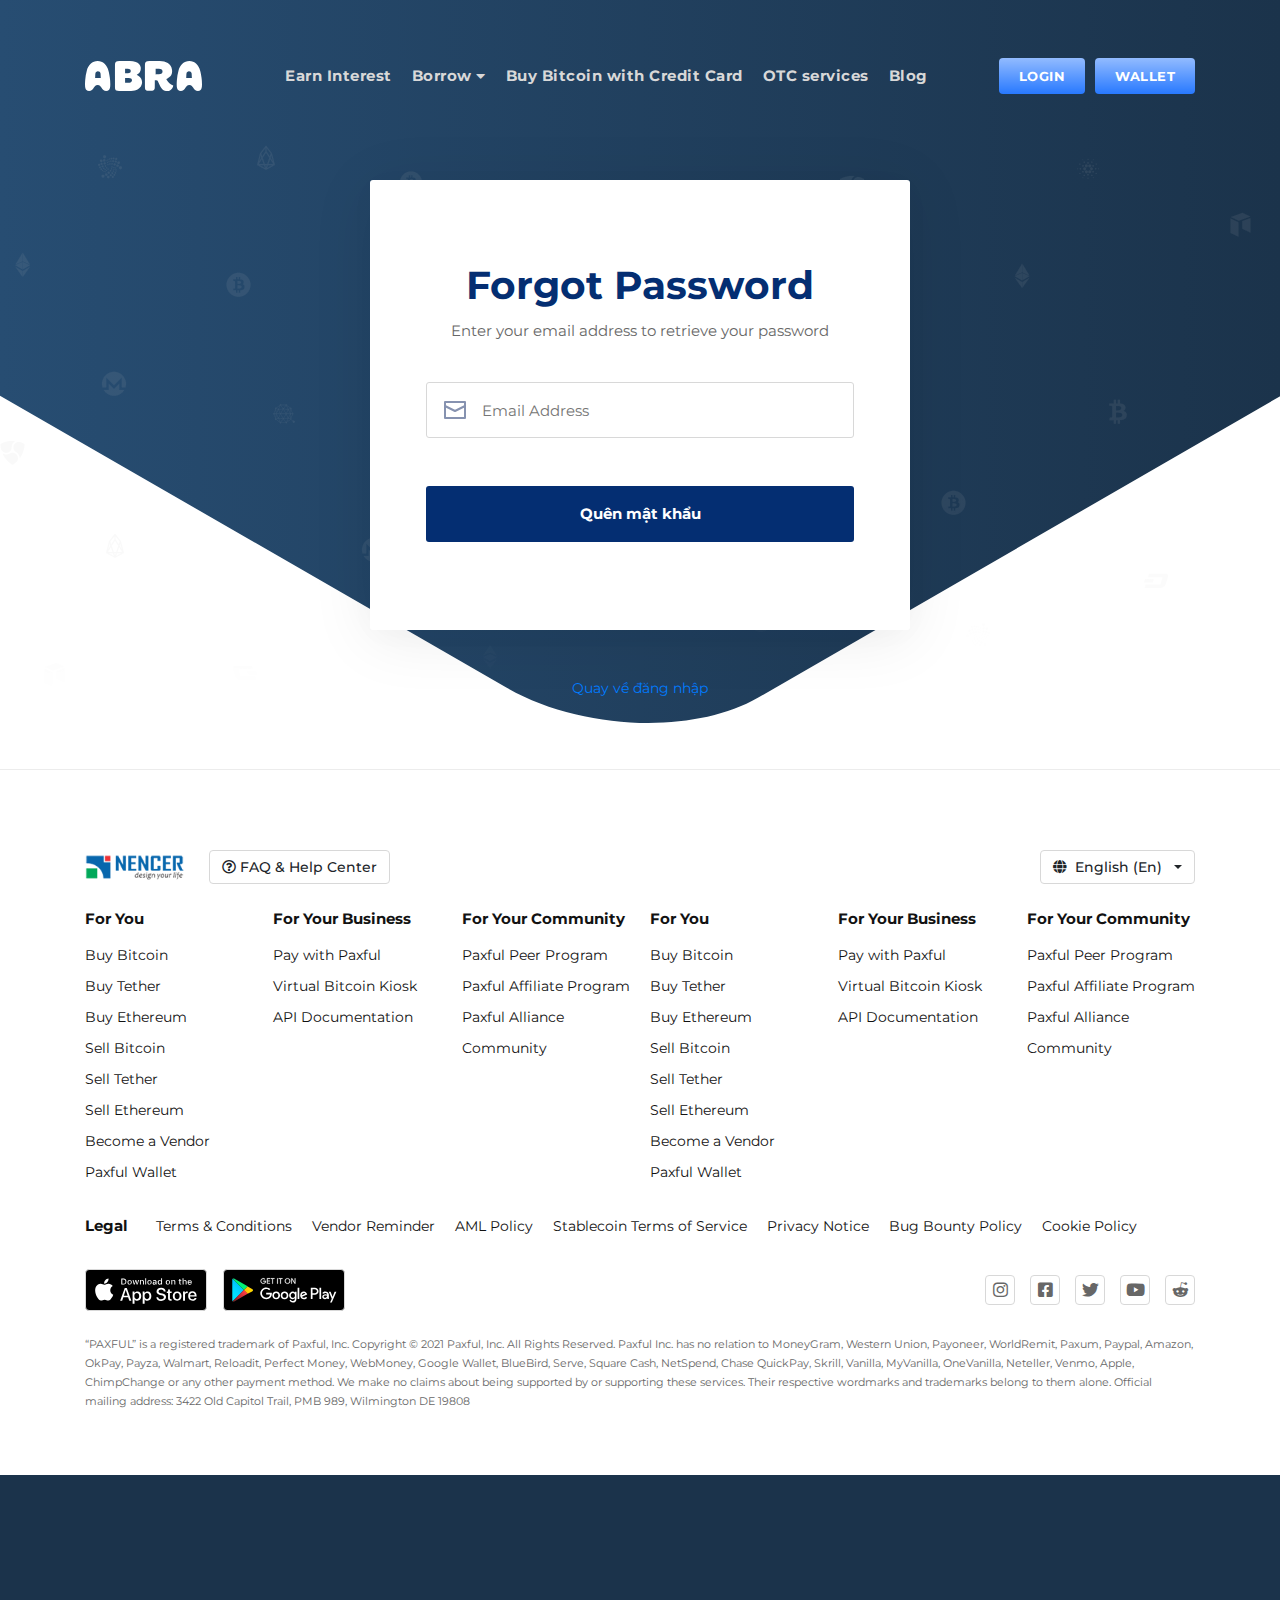
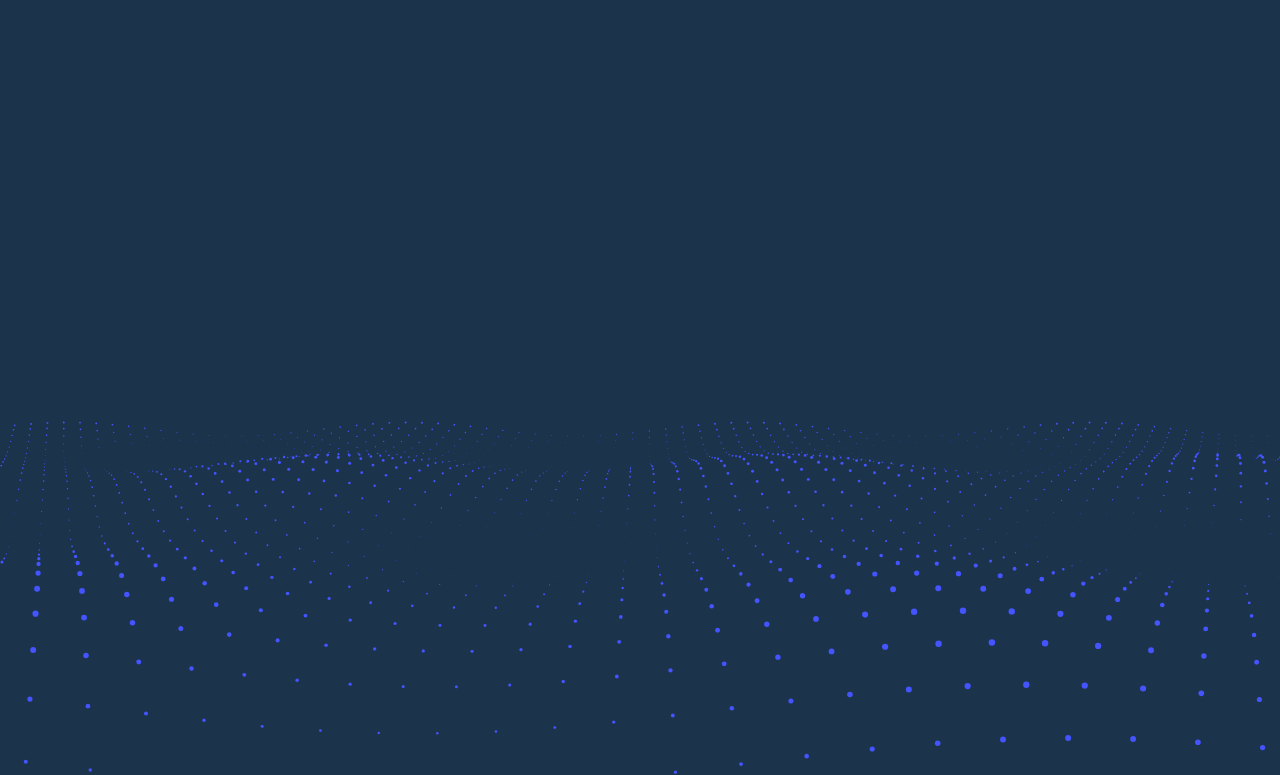
<file: quenmatkhau.html>
<html lang="en-US">
<head>
	<meta http-equiv="Content-Type" content="text/html;charset=UTF-8">
	<meta name="viewport" content="width=device-width, initial-scale=1">
	<meta name="Keywords" content="">
	<meta name="Description" content="">
	<link rel="icon" href="./assets/images/favicon.png" type="image/x-icon">
	
	<meta itemprop="name" content="">
	<meta itemprop="description" content="">
	<meta itemprop="image" content="">
	
	<meta property="og:locale" content="">
	<meta property="og:type" content="">
	<meta property="og:title" content="">
	<meta property="og:description" content="">
	<meta property="og:image" content="">
	<meta property="og:url" content="">
	<meta property="og:site_name" content="">
	
	<meta name="twitter:card" content="">
	<meta name="twitter:description" content="">
	<meta name="twitter:title" content="">
	<meta name="twitter:site" content="">
	<meta name="twitter:image" content="">
	<meta name="twitter:creator" content="">
	
	<title>Template swap coin</title>
	
	<link rel="stylesheet" href="./assets/plugin/bootstrap/css/bootstrap.min.css">
	<link rel="stylesheet" href="./assets/plugin/swiper/swiper.css">
	<link rel="stylesheet" href="./assets/fonts/fontawesome/css/all.min.css">
	<link rel="stylesheet" href="./assets/plugin/animate.css">
	<link rel="stylesheet" href="./assets/plugin/fancybox/jquery.fancybox.min.css"/>
	<link rel="stylesheet" href="./assets/css/style.css">
	
	<style>
		:root {
			--primary-color: #2879FF;
			--primary-hover: #042e72;
			--primary-hover-sub: #0a254e;
			--secondary-color: #92bbff;
			--yellow-color: #ffcd1b;
			--color-white: #fff;
			--color-white-50: #e3e2e3;
			--color-white-75: #d8d8d8;
			--color-dark: #121212;
			--color-dark-50: #4a4a4a;
			--color-dark-75: #676767;
			--color-gray: #a4a9ae;
			--color-gray-50: #848585;
		}
	
	</style>
</head>
<body>
<header id="header" class="template-7_header">
	<div class="navigation">
		<div class="container">
			<div class="row align-items-center">
				<div class="col-lg-2">
					<div class="logo">
						<a href="index.html">
							<img src="./assets/images/logo.svg" alt="">
						</a>
						<div id="hamburger" class="before">
							<i></i>
							<i></i>
							<i></i>
						</div>
					</div>
				</div>
				<div class="col-lg-10">
					<div class="menu d-none d-lg-flex" id="navigation">
						<ul class="list-unstyled mb-0">
							<li>
								<a href="#">
									Earn Interest
								</a>
							</li>
							<li>
								<a href="#">
									Borrow
									<i class="fas fa-caret-down"></i>
								</a>
								<ul class="list-unstyled mb-0">
									<li>
										<a href="#">
											Earn Interest
										</a>
									</li>
									<li>
										<a href="#">
											Buy Bitcoin with Credit Card
										</a>
									</li>
									<li>
										<a href="#">
											OTC services
										</a>
									</li>
								</ul>
							</li>
							<li>
								<a href="#">
									Buy Bitcoin with Credit Card
								</a>
							</li>
							<li>
								<a href="#">
									OTC services
								</a>
							</li>
							<li>
								<a href="#">
									Blog
								</a>
							</li>
							<li class="menu-button ml-auto">
								<a href="dangnhap.html">Login</a>
							</li>
							<li class="menu-button">
								<a href="#">Wallet</a>
							</li>
						</ul>
					</div>
				</div>
			</div>
		</div>
	</div>
</header>
<div class="template-7_main">
	<div class="template-7_account">
		<div class="container">
			<div class="row">
				<div class="col-md-8 col-lg-6 mx-auto">
					<div class="account-main">
						<div class="account-box">
							<div class="account__content">
								<div class="account__title">
									Forgot Password
								</div>
								<div class="account__desc">
									Enter your email address to retrieve your password
								</div>
								<form action="">
									<div class="account__group">
										<div class="account__label">
											<svg xmlns="http://www.w3.org/2000/svg" x="0px" y="0px" viewBox="0 0 24 24">
												<path class="stroke" d="M2,4h20v16H2V4z"></path>
												<path class="stroke" d="M2,8l10,5l10-5"></path>
											</svg>
										</div>
										<input class="account__input" type="text" placeholder="Email Address"
										       required="required"
										       autocomplete="off">
									</div>
									<div class="account__button mt-5">
										<button class="btn">
											Quên mật khẩu
										</button>
									</div>
								</form>
							</div>
						</div>
						<div class="account__text mt-5 text-center">
							<a href="dangky.html">
								Quay về đăng nhập
							</a>
						</div>
					</div>
				</div>
			</div>
		</div>
		<div class="background">
			<svg xmlns="http://www.w3.org/2000/svg" x="0px" y="0px" viewBox="0 0 1903 556">
				<path class="svg-banner-shape"
				      d="M753.1,434.2c110.6,63.7,277.7,70.6,373.4,15.4L1905,0v555.9H0V0.2L753.1,434.2z"></path>
			</svg>
		</div>
	</div>
</div>
<footer class="template-7_footer">
	<div class="container">
		<div class="row mb-4 mt-md-5 align-items-center no-gutters flex-md-wrap">
			<div class="col-6 col-md-auto d-flex align-items-center order-0 flex-shrink-0">
				<a href="index.html">
					<img src="./assets/images/nencer-logo.png" class="logo" alt="">
				</a>
			</div>
			<div class="col-12 col-md d-flex flex-column flex-md-row order-3 order-md-1 mx-md-4 mt-3 mt-md-0">
				<a href="#" class="d-block btn btn-faq mr-md-3 mb-3 mb-md-0">
                    <span class="d-flex align-items-center justify-content-start text-nowrap">
                        <i class="far fa-question-circle"></i>
                        FAQ &amp; Help Center
                    </span>
				</a>
			</div>
			<div class="col-6 col-md flex-shrink-0 flex-grow-0 order-2 order-md-2">
				<div class="dropdown dropdown-language">
					<button class="btn btn-dropdown dropdown-toggle" data-display="static" type="button"
					        id="dropdownLanguage"
					        data-toggle="dropdown">
						<i class="fas fa-globe"></i>
						<span class="px-2">English (En)</span>
					</button>
					<div class="dropdown-menu dropdown-menu-right"
					     aria-labelledby="dropdownLanguage">
						<a class="dropdown-item" href="#">Bahasa Indonesia3</a>
						<a class="dropdown-item" href="#">Bahasa Melayu3</a>
						<a class="dropdown-item active" href="#">English3</a>
						<a class="dropdown-item" href="#">Dansk3</a>
						<a class="dropdown-item" href="#">Deutsch3</a>
						<a class="dropdown-item" href="#">Tiếng Việt3</a>
						<a class="dropdown-item" href="#">Bahasa Indonesia</a>
						<a class="dropdown-item" href="#">Bahasa Melayu</a>
						<a class="dropdown-item" href="#">English</a>
						<a class="dropdown-item" href="#">Dansk</a>
						<a class="dropdown-item" href="#">Deutsch</a>
						<a class="dropdown-item" href="#">Tiếng Việt</a>
						<a class="dropdown-item" href="#">Bahasa Indonesia</a>
						<a class="dropdown-item" href="#">Bahasa Melayu</a>
						<a class="dropdown-item" href="#">English</a>
						<a class="dropdown-item" href="#">Dansk</a>
						<a class="dropdown-item" href="#">Deutsch</a>
						<a class="dropdown-item" href="#">Tiếng Việt</a>
					</div>
				</div>
			</div>
		</div>
		<div class="footer-menu mb-4" id="footer-menu">
			<div class="row row-10">
				<div class="col-md-4 col-lg-2 mb-3 mb-lg-2">
					<div class="footer-menu--heading">
						<a class="toggled-footer collapsed" data-toggle="collapse" href="#footer-menu-1">
							For You
						</a>
					</div>
					<div class="footer-menu--list collapse" id="footer-menu-1">
						<ul class="list-unstyled mb-0">
							<li>
								<a href="">
									Buy Bitcoin
								</a>
							</li>
							<li>
								<a href="">
									Buy Tether
								</a>
							</li>
							<li>
								<a href="">
									Buy Ethereum
								</a>
							</li>
							<li>
								<a href="">
									Sell Bitcoin
								</a>
							</li>
							<li>
								<a href="">
									Sell Tether
								</a>
							</li>
							<li>
								<a href="">
									Sell Ethereum
								</a>
							</li>
							<li>
								<a href="">
									Become a Vendor
								</a>
							</li>
							<li>
								<a href="">
									Paxful Wallet
								</a>
							</li>
						</ul>
					</div>
				</div>
				<div class="col-md-4 col-lg-2 mb-3 mb-lg-2">
					<div class="footer-menu--heading">
						<a class="toggled-footer collapsed" data-toggle="collapse" href="#footer-menu-2">
							For Your Business
						</a>
					</div>
					<div class="footer-menu--list collapse" id="footer-menu-2">
						<ul class="list-unstyled mb-0">
							<li>
								<a href="">
									Pay with Paxful
								</a>
							</li>
							<li>
								<a href="">
									Virtual Bitcoin Kiosk
								</a>
							</li>
							<li>
								<a href="">
									API Documentation
								</a>
							</li>
						</ul>
					</div>
				</div>
				<div class="col-md-4 col-lg-2 mb-3 mb-lg-2">
					<div class="footer-menu--heading">
						<a class="toggled-footer collapsed" data-toggle="collapse" href="#footer-menu-3">
							For Your Community
						</a>
					</div>
					<div class="footer-menu--list collapse" id="footer-menu-3">
						<ul class="list-unstyled mb-0">
							<li>
								<a href="">
									Paxful Peer Program
								</a>
							</li>
							<li>
								<a href="">
									Paxful Affiliate Program
								</a>
							</li>
							<li>
								<a href="">
									Paxful Alliance
								</a>
							</li>
							<li>
								<a href="">
									Community
								</a>
							</li>
						</ul>
					</div>
				</div>
				<div class="col-md-4 col-lg-2 mb-3 mb-lg-2">
					<div class="footer-menu--heading">
						<a class="toggled-footer collapsed" data-toggle="collapse" href="#footer-menu-4">
							For You
						</a>
					</div>
					<div class="footer-menu--list collapse" id="footer-menu-4">
						<ul class="list-unstyled mb-0">
							<li>
								<a href="">
									Buy Bitcoin
								</a>
							</li>
							<li>
								<a href="">
									Buy Tether
								</a>
							</li>
							<li>
								<a href="">
									Buy Ethereum
								</a>
							</li>
							<li>
								<a href="">
									Sell Bitcoin
								</a>
							</li>
							<li>
								<a href="">
									Sell Tether
								</a>
							</li>
							<li>
								<a href="">
									Sell Ethereum
								</a>
							</li>
							<li>
								<a href="">
									Become a Vendor
								</a>
							</li>
							<li>
								<a href="">
									Paxful Wallet
								</a>
							</li>
						</ul>
					</div>
				</div>
				<div class="col-md-4 col-lg-2 mb-3 mb-lg-2">
					<div class="footer-menu--heading">
						<a class="toggled-footer collapsed" data-toggle="collapse" href="#footer-menu-5">
							For Your Business
						</a>
					</div>
					<div class="footer-menu--list collapse" id="footer-menu-5">
						<ul class="list-unstyled mb-0">
							<li>
								<a href="">
									Pay with Paxful
								</a>
							</li>
							<li>
								<a href="">
									Virtual Bitcoin Kiosk
								</a>
							</li>
							<li>
								<a href="">
									API Documentation
								</a>
							</li>
						</ul>
					</div>
				</div>
				<div class="col-md-4 col-lg-2 mb-3 mb-lg-2">
					<div class="footer-menu--heading">
						<a class="toggled-footer collapsed" data-toggle="collapse" href="#footer-menu-6">
							For Your Community
						</a>
					</div>
					<div class="footer-menu--list collapse" id="footer-menu-6">
						<ul class="list-unstyled mb-0">
							<li>
								<a href="">
									Paxful Peer Program
								</a>
							</li>
							<li>
								<a href="">
									Paxful Affiliate Program
								</a>
							</li>
							<li>
								<a href="">
									Paxful Alliance
								</a>
							</li>
							<li>
								<a href="">
									Community
								</a>
							</li>
						</ul>
					</div>
				</div>
			</div>
			<div class="row mt-md-4">
				<div class="col-12 mb-2">
					<div class="footer-menu--row d-md-flex align-items-center justify-content-start">
						<div class="footer-menu--heading mr-md-2">
							<a class="toggled-footer collapsed" data-toggle="collapse" href="#footer-menu-7">
								Legal
							</a>
						</div>
						<div class="footer-menu--list collapse" id="footer-menu-7">
							<ul class="list-unstyled mb-0 d-md-flex align-items-center justify-content-start flex-nowrap flex-md-wrap">
								<li>
									<a href="">
										Terms & Conditions
									</a>
								</li>
								<li>
									<a href="">
										Vendor Reminder
									</a>
								</li>
								<li>
									<a href="">
										AML Policy
									</a>
								</li>
								<li>
									<a href="">
										Stablecoin Terms of Service
									</a>
								</li>
								<li>
									<a href="">
										Privacy Notice
									</a>
								</li>
								<li>
									<a href="">
										Bug Bounty Policy
									</a>
								</li>
								<li>
									<a href="">
										Cookie Policy
									</a>
								</li>
							</ul>
						</div>
					</div>
				</div>
			</div>
		</div>
		<div class="footer-social mb-4">
			<div class="row align-items-center">
				<div class="col-md-6">
					<nav class="d-flex align-items-center justify-content-center justify-content-md-start">
						<a class="mr-3" href="#">
							<svg enable-background="new 0 0 117.7 38" viewBox="0 0 117.7 38"
							     xmlns="http://www.w3.org/2000/svg">
								<path d="m23.8 19.3c0-1.7.9-3.3 2.4-4.2-.9-1.3-2.4-2.1-4-2.2-1.7-.2-3.3 1-4.2 1s-2.2-1-3.6-1c-1.9.1-3.6 1.1-4.5 2.7-1.9 3.3-.5 8.3 1.4 11 .9 1.3 2 2.8 3.4 2.8 1.4-.1 1.9-.9 3.6-.9s2.1.9 3.6.9 2.4-1.3 3.3-2.7c.7-.9 1.2-2 1.5-3.1-1.8-.6-2.9-2.4-2.9-4.3z"></path>
								<path d="m21 11.2c.8-1 1.2-2.2 1.1-3.5-1.2.1-2.4.7-3.2 1.7-.8.9-1.2 2.1-1.1 3.4 1.3 0 2.4-.6 3.2-1.6z"></path>
								<path d="m41.3 26.1h-4.7l-1.1 3.4h-2l4.5-12.4h2l4.5 12.4h-2zm-4.2-1.5h3.8l-1.9-5.5h-.1z"></path>
								<path d="m54.2 25c0 2.8-1.5 4.6-3.8 4.6-1.2.1-2.3-.6-2.8-1.6v4.5h-1.9v-12h1.8v1.5c.6-1 1.7-1.6 2.9-1.6 2.2-.1 3.8 1.8 3.8 4.6zm-2 0c0-1.8-.9-3-2.4-3-1.4 0-2.4 1.2-2.4 3s1 3 2.4 3c1.5 0 2.4-1.2 2.4-3z"></path>
								<path d="m64.1 25c0 2.8-1.5 4.6-3.8 4.6-1.2.1-2.3-.6-2.8-1.6v4.5h-1.9v-12h1.8v1.5c.6-1 1.7-1.6 2.9-1.6 2.3-.1 3.8 1.8 3.8 4.6zm-1.9 0c0-1.8-.9-3-2.4-3-1.4 0-2.4 1.2-2.4 3s1 3 2.4 3c1.5 0 2.4-1.2 2.4-3z"></path>
								<path d="m70.7 26c.1 1.2 1.3 2 3 2 1.6 0 2.7-.8 2.7-1.9 0-1-.7-1.5-2.3-1.9l-1.6-.4c-2.3-.6-3.3-1.6-3.3-3.3 0-2.1 1.9-3.6 4.5-3.6s4.4 1.5 4.5 3.6h-1.9c-.1-1.2-1.1-2-2.6-2s-2.5.8-2.5 1.9c0 .9.7 1.4 2.3 1.8l1.4.3c2.5.6 3.6 1.6 3.6 3.4 0 2.3-1.9 3.8-4.8 3.8-2.8 0-4.6-1.4-4.7-3.7z"></path>
								<path d="m82.3 18.3v2.1h1.7v1.5h-1.7v5c0 .8.3 1.1 1.1 1.1h.6v1.5c-.3.1-.7.1-1 .1-1.8 0-2.5-.7-2.5-2.4v-5.2h-1.3v-1.5h1.3v-2.1h1.8z"></path>
								<path d="m85.1 25c0-2.8 1.7-4.6 4.3-4.6s4.3 1.8 4.3 4.6c0 2.9-1.7 4.6-4.3 4.6-2.7 0-4.3-1.8-4.3-4.6zm6.7 0c0-2-.9-3.1-2.4-3.1s-2.4 1.1-2.4 3.1.9 3.1 2.4 3.1 2.4-1.2 2.4-3.1z"></path>
								<path d="m95.2 20.4h1.8v1.6c.2-1 1.2-1.7 2.2-1.6.2 0 .4 0 .6.1v1.7c-.3-.1-.5-.2-.8-.2-1 0-1.9.8-1.9 1.8v.3 5.4h-1.9z"></path>
								<path d="m108.4 26.8c-.2 1.6-1.9 2.8-3.9 2.8-2.6 0-4.3-1.8-4.3-4.6s1.6-4.7 4.2-4.7c2.5 0 4.1 1.7 4.1 4.5v.6h-6.4v.1c-.1 1.3.8 2.4 2.1 2.6h.3c.9.1 1.8-.4 2.1-1.3zm-6.3-2.7h4.5c.1-1.2-.9-2.2-2.1-2.3-.1 0-.1 0-.2 0-1.2 0-2.2 1-2.2 2.3z"></path>
								<path d="m36.8 7.7c1.5-.1 2.7 1 2.8 2.4v.5c0 1.9-1 3-2.8 3h-2.2v-6h2.2zm-1.2 5.2h1.1c1 .1 1.9-.7 2-1.8 0-.1 0-.3 0-.4.1-1-.6-2-1.6-2.1-.1 0-.2 0-.4 0h-1.1z"></path>
								<path d="m40.7 11.4c-.1-1.2.7-2.2 1.9-2.3s2.2.7 2.3 1.9v.4c.1 1.2-.7 2.2-1.9 2.3s-2.2-.7-2.3-1.9c0-.1 0-.2 0-.4zm3.3 0c0-1-.4-1.5-1.2-1.5s-1.2.6-1.2 1.5c0 1 .4 1.6 1.2 1.6s1.2-.6 1.2-1.6z"></path>
								<path d="m50.6 13.7h-.9l-.9-3.3h-.1l-.9 3.3h-.9l-1.2-4.5h.9l.8 3.4h.1l.9-3.4h.9l.9 3.4h.1l.8-3.4h.9z"></path>
								<path d="m52.9 9.2h.9v.7h.1c.2-.5.8-.8 1.3-.8.8-.1 1.5.5 1.6 1.4v.3 2.9h-.9v-2.7c0-.7-.3-1.1-1-1.1-.6 0-1.1.4-1.1 1v.2 2.6h-.9z"></path>
								<path d="m58.1 7.4h.9v6.3h-.9z"></path>
								<path d="m60.2 11.4c-.1-1.2.7-2.2 1.9-2.3s2.2.7 2.3 1.9v.4c.1 1.2-.7 2.2-1.9 2.3s-2.2-.7-2.3-1.9c0-.1 0-.2 0-.4zm3.3 0c0-1-.4-1.5-1.2-1.5s-1.2.6-1.2 1.5c0 1 .4 1.6 1.2 1.6s1.2-.6 1.2-1.6z"></path>
								<path d="m65.4 12.4c0-.8.6-1.3 1.7-1.3l1.2-.1v-.4c0-.5-.3-.7-.9-.7-.5 0-.8.2-.9.5h-.9c.1-.8.8-1.3 1.8-1.3 1.1 0 1.8.6 1.8 1.5v3.1h-.9v-.6h-.1c-.3.5-.8.7-1.4.7-.7.1-1.4-.5-1.5-1.2.1-.1.1-.1.1-.2zm2.9-.4v-.4l-1.1.1c-.6 0-.9.3-.9.6 0 .4.4.6.8.6.6.2 1.1-.2 1.2-.9 0 .1 0 .1 0 0z"></path>
								<path d="m70.3 11.4c0-1.4.7-2.3 1.9-2.3.6 0 1.1.3 1.4.8h.1v-2.5h.9v6.3h-.9v-.7h-.1c-.3.5-.8.8-1.4.8-1.1 0-1.9-.9-1.9-2.4zm1 0c0 1 .5 1.5 1.2 1.5s1.2-.6 1.2-1.5-.5-1.5-1.2-1.5c-.8 0-1.2.6-1.2 1.5z"></path>
								<path d="m78.2 11.4c-.1-1.2.7-2.2 1.9-2.3s2.2.7 2.3 1.9v.4c.1 1.2-.7 2.2-1.9 2.3s-2.2-.7-2.3-1.9c0-.1 0-.2 0-.4zm3.4 0c0-1-.4-1.5-1.2-1.5s-1.2.6-1.2 1.5c0 1 .4 1.6 1.2 1.6.7 0 1.2-.6 1.2-1.6z"></path>
								<path d="m83.7 9.2h.9v.7h.1c.2-.5.8-.8 1.3-.8.8-.1 1.5.5 1.6 1.4v.3 2.9h-.9v-2.7c0-.7-.3-1.1-1-1.1-.6 0-1.1.4-1.1 1v.2 2.6h-.9z"></path>
								<path d="m92.5 8.1v1.1h1v.8h-1v2.3c0 .5.2.7.6.7h.3v.7c-.2 0-.3 0-.5 0-1 0-1.4-.3-1.4-1.2v-2.5h-.7v-.8h.7v-1.1z"></path>
								<path d="m94.7 7.4h.9v2.5h.1c.2-.5.8-.9 1.4-.8.8 0 1.5.6 1.6 1.4v.3 2.9h-.9v-2.7c0-.7-.3-1.1-1-1.1-.6 0-1.1.4-1.1 1v.2 2.6h-.9z"></path>
								<path d="m103.8 12.5c-.2.8-1.1 1.4-2 1.3-1.1 0-2.1-.9-2.1-2 0-.1 0-.2 0-.3-.2-1.1.6-2.2 1.8-2.3h.3c1.3 0 2 .9 2 2.3v.3h-3.2c-.1.7.4 1.2 1.1 1.3h.1c.4.1.9-.2 1.1-.5zm-3.2-1.5h2.3c0-.6-.4-1.1-1-1.2h-.1c-.6.1-1.2.6-1.2 1.2z"></path>
							</svg>
						</a>
						<a href="#">
							<svg enable-background="new 0 0 133.4 38.4" viewBox="0 0 133.4 38.4"
							     xmlns="http://www.w3.org/2000/svg">
								<linearGradient id="googlePlayIconIdA" gradientTransform="matrix(1 0 0 -1 0 180.4002)"
								                gradientUnits="userSpaceOnUse" x1="20.9996" x2="4.2172" y1="172.4904"
								                y2="155.708">
									<stop offset="0" stop-color="#00a0ff"></stop>
									<stop offset=".00657445" stop-color="#00a1ff"></stop>
									<stop offset=".2601" stop-color="#00beff"></stop>
									<stop offset=".5122" stop-color="#00d2ff"></stop>
									<stop offset=".7604" stop-color="#00dfff"></stop>
									<stop offset="1" stop-color="#00e3ff"></stop>
								</linearGradient>
								<linearGradient id="googlePlayIconIdB" gradientTransform="matrix(1 0 0 -1 0 180.4002)"
								                gradientUnits="userSpaceOnUse" x1="33.0343" x2="8.8374" y1="161.1987"
								                y2="161.1987">
									<stop offset="0" stop-color="#ffe000"></stop>
									<stop offset=".4087" stop-color="#ffbd00"></stop>
									<stop offset=".7754" stop-color="#ffa500"></stop>
									<stop offset="1" stop-color="#ff9c00"></stop>
								</linearGradient>
								<linearGradient id="googlePlayIconIdC" gradientTransform="matrix(1 0 0 -1 0 180.4002)"
								                gradientUnits="userSpaceOnUse" x1="24.0269" x2="1.2686" y1="158.904"
								                y2="136.1457">
									<stop offset="0" stop-color="#ff3a44"></stop>
									<stop offset="1" stop-color="#googlePlayIconIdC31162"></stop>
								</linearGradient>
								<linearGradient id="googlePlayIconIdD" gradientTransform="matrix(1 0 0 -1 0 180.4002)"
								                gradientUnits="userSpaceOnUse" x1="6.4972" x2="16.6598" y1="181.0239"
								                y2="170.8614">
									<stop offset="0" stop-color="#32a071"></stop>
									<stop offset=".0685" stop-color="#2da771"></stop>
									<stop offset=".4762" stop-color="#15cf74"></stop>
									<stop offset=".8009" stop-color="#06e775"></stop>
									<stop offset="1" stop-color="#00f076"></stop>
								</linearGradient>
								<path d="m46.6 9.4c0 .8-.2 1.5-.7 2-.6.6-1.3.9-2.2.9s-1.6-.3-2.2-.9-.9-1.3-.9-2.2.3-1.6.9-2.2 1.3-.9 2.2-.9c.4 0 .8.1 1.2.3s.7.4.9.7l-.5.5c-.4-.5-.9-.7-1.6-.7-.7-.1-1.2.1-1.7.6-.5.4-.7 1-.7 1.7s.2 1.3.7 1.7 1 .7 1.6.7c.7 0 1.2-.2 1.7-.7.3-.3.5-.7.5-1.2h-2.2v-.7h2.9c.1.1.1.3.1.4z"
								      stroke="#fff" stroke-miterlimit="10" stroke-width=".2"></path>
								<path d="m51.2 6.9h-2.7v1.9h2.5v.7h-2.5v1.9h2.7v.7h-3.5v-6h3.5z" stroke="#fff"
								      stroke-miterlimit="10" stroke-width=".2"></path>
								<path d="m54.5 12.2h-.8v-5.3h-1.7v-.7h4.1v.7h-1.7v5.3z" stroke="#fff"
								      stroke-miterlimit="10" stroke-width=".2"></path>
								<path d="m59.1 12.2v-6h.8v6z" stroke="#fff" stroke-miterlimit="10"
								      stroke-width=".2"></path>
								<path d="m63.3 12.2h-.8v-5.3h-1.7v-.7h4.2v.7h-1.7z" stroke="#fff" stroke-miterlimit="10"
								      stroke-width=".2"></path>
								<path d="m72.8 11.4c-.6.6-1.3.9-2.2.9s-1.6-.3-2.2-.9-.9-1.3-.9-2.2.3-1.6.9-2.2 1.3-.9 2.2-.9 1.6.3 2.2.9.9 1.3.9 2.2-.3 1.6-.9 2.2zm-3.8-.5c.4.4 1 .7 1.6.7s1.2-.2 1.6-.7c.4-.4.7-1 .7-1.7s-.2-1.3-.7-1.7c-.4-.4-1-.7-1.6-.7s-1.2.2-1.6.7c-.4.4-.7 1-.7 1.7s.2 1.3.7 1.7z"
								      stroke="#fff" stroke-miterlimit="10" stroke-width=".2"></path>
								<path d="m74.8 12.2v-6h.9l2.9 4.7v-1.2-3.5h.8v6h-.8l-3.1-4.9v1.2 3.7z" stroke="#fff"
								      stroke-miterlimit="10" stroke-width=".2"></path>
								<path d="m67.3 21c-2.4 0-4.3 1.8-4.3 4.3 0 2.4 1.9 4.3 4.3 4.3s4.3-1.8 4.3-4.3c0-2.6-1.9-4.3-4.3-4.3zm0 6.8c-1.3 0-2.4-1.1-2.4-2.6s1.1-2.6 2.4-2.6 2.4 1 2.4 2.6c0 1.5-1.1 2.6-2.4 2.6zm-9.3-6.8c-2.4 0-4.3 1.8-4.3 4.3 0 2.4 1.9 4.3 4.3 4.3s4.3-1.8 4.3-4.3c0-2.6-1.9-4.3-4.3-4.3zm0 6.8c-1.3 0-2.4-1.1-2.4-2.6s1.1-2.6 2.4-2.6 2.4 1 2.4 2.6c0 1.5-1.1 2.6-2.4 2.6zm-11.1-5.5v1.8h4.3c-.1 1-.5 1.8-1 2.3-.6.6-1.6 1.3-3.3 1.3-2.7 0-4.7-2.1-4.7-4.8s2.1-4.8 4.7-4.8c1.4 0 2.5.6 3.3 1.3l1.3-1.3c-1.1-1-2.5-1.8-4.5-1.8-3.6 0-6.7 3-6.7 6.6s3.1 6.6 6.7 6.6c2 0 3.4-.6 4.6-1.9 1.2-1.2 1.6-2.9 1.6-4.2 0-.4 0-.8-.1-1.1zm45.4 1.4c-.4-1-1.4-2.7-3.6-2.7s-4 1.7-4 4.3c0 2.4 1.8 4.3 4.2 4.3 1.9 0 3.1-1.2 3.5-1.9l-1.4-1c-.5.7-1.1 1.2-2.1 1.2s-1.6-.4-2.1-1.3l5.7-2.4zm-5.8 1.4c0-1.6 1.3-2.5 2.2-2.5.7 0 1.4.4 1.6.9zm-4.7 4.1h1.9v-12.5h-1.9zm-3-7.3c-.5-.5-1.3-1-2.3-1-2.1 0-4.1 1.9-4.1 4.3s1.9 4.2 4.1 4.2c1 0 1.8-.5 2.2-1h.1v.6c0 1.6-.9 2.5-2.3 2.5-1.1 0-1.9-.8-2.1-1.5l-1.6.7c.5 1.1 1.7 2.5 3.8 2.5 2.2 0 4-1.3 4-4.4v-7.6h-1.8zm-2.2 5.9c-1.3 0-2.4-1.1-2.4-2.6s1.1-2.6 2.4-2.6 2.3 1.1 2.3 2.6-1 2.6-2.3 2.6zm24.4-11.1h-4.5v12.5h1.9v-4.7h2.6c2.1 0 4.1-1.5 4.1-3.9s-2-3.9-4.1-3.9zm.1 6h-2.7v-4.3h2.7c1.4 0 2.2 1.2 2.2 2.1-.1 1.1-.9 2.2-2.2 2.2zm11.5-1.8c-1.4 0-2.8.6-3.3 1.9l1.7.7c.4-.7 1-.9 1.7-.9 1 0 1.9.6 2 1.6v.1c-.3-.2-1.1-.5-1.9-.5-1.8 0-3.6 1-3.6 2.8 0 1.7 1.5 2.8 3.1 2.8 1.3 0 1.9-.6 2.4-1.2h.1v1h1.8v-4.8c-.2-2.2-1.9-3.5-4-3.5zm-.2 6.9c-.6 0-1.5-.3-1.5-1.1 0-1 1.1-1.3 2-1.3.8 0 1.2.2 1.7.4-.2 1.2-1.2 2-2.2 2zm10.5-6.6-2.1 5.4h-.1l-2.2-5.4h-2l3.3 7.6-1.9 4.2h1.9l5.1-11.8zm-16.8 8h1.9v-12.5h-1.9z"></path>
								<path d="m9.6 6.7c-.3.3-.4.8-.4 1.4v22.1c0 .6.2 1.1.5 1.4l.1.1 12.4-12.4v-.1-.1z"
								      fill="url(#googlePlayIconIdA)"></path>
								<path d="m26.2 23.5-4.1-4.1v-.1-.1l4.1-4.1.1.1 4.9 2.8c1.4.8 1.4 2.1 0 2.9z"
								      fill="url(#googlePlayIconIdB)"></path>
								<path d="m26.3 23.4-4.2-4.2-12.5 12.5c.5.5 1.2.5 2.1.1z"
								      fill="url(#googlePlayIconIdC)"></path>
								<path d="m26.3 15-14.6-8.3c-.9-.5-1.6-.4-2.1.1l12.5 12.5z"
								      fill="url(#googlePlayIconIdD)"></path>
								<path d="m26.2 23.3-14.5 8.2c-.8.5-1.5.4-2 0l-.1.1.1.1c.5.4 1.2.5 2 0z"
								      opacity=".2"></path>
								<path d="m9.6 31.5c-.3-.3-.5-.8-.5-1.4v.1c0 .6.2 1.1.5 1.4z" opacity=".12"></path>
								<path d="m31.2 20.5-5 2.8.1.1 4.9-2.8c.7-.4 1-.9 1-1.4 0 .5-.4.9-1 1.3z"
								      opacity=".12"></path>
								<path d="m11.7 6.8 19.5 11.1c.6.4 1 .8 1 1.3 0-.5-.3-1-1-1.4l-19.5-11.1c-1.4-.8-2.5-.1-2.5 1.5v.1c0-1.6 1.1-2.3 2.5-1.5z"
								      opacity=".25"></path>
							</svg>
						</a>
					</nav>
				</div>
				<div class="col-md-6">
					<ul class="list-unstyled mt-3 mt-md-0 mb-0 d-flex align-items-center justify-content-center justify-content-md-end">
						<li>
							<a href="">
								<i class="fab fa-instagram"></i>
							</a>
						</li>
						<li>
							<a href="">
								<i class="fab fa-facebook-square"></i>
							</a>
						</li>
						<li>
							<a href="">
								<i class="fab fa-twitter"></i>
							</a>
						</li>
						<li>
							<a href="">
								<i class="fab fa-youtube"></i>
							</a>
						</li>
						<li>
							<a href="">
								<i class="fab fa-reddit-alien"></i>
							</a>
						</li>
					</ul>
				</div>
			</div>
		</div>
		<div class="footer-desc">
			<div class="row">
				<div class="col-12">
					“PAXFUL” is a registered trademark of Paxful, Inc. Copyright © 2021 Paxful, Inc. All Rights
					Reserved. Paxful Inc. has no relation to MoneyGram, Western Union, Payoneer, WorldRemit, Paxum,
					Paypal, Amazon, OkPay, Payza, Walmart, Reloadit, Perfect Money, WebMoney, Google Wallet, BlueBird,
					Serve, Square Cash, NetSpend, Chase QuickPay, Skrill, Vanilla, MyVanilla, OneVanilla, Neteller,
					Venmo, Apple, ChimpChange or any other payment method. We make no claims about being supported by or
					supporting these services. Their respective wordmarks and trademarks belong to them alone. Official
					mailing address: 3422 Old Capitol Trail, PMB 989, Wilmington DE 19808
				</div>
			</div>
		</div>
	</div>
</footer>

<script type="text/javascript" src="./assets/plugin/jquery.min.js"></script>
<script type="text/javascript" src="./assets/plugin/bootstrap/js/bootstrap.bundle.min.js"></script>
<script type="text/javascript" src="./assets/plugin/swiper/swiper.js"></script>
<script type="text/javascript" src="./assets/plugin/threejs/three.min.js"></script>
<script type="text/javascript" src="./assets/plugin/threejs/threejs-projector.js"></script>
<script type="text/javascript" src="./assets/plugin/threejs/threejs-canvasrenderer.js"></script>
<script type="text/javascript" src="./assets/plugin/threejs/index.js"></script>
<script type="text/javascript" src="./assets/plugin/fancybox/jquery.fancybox.min.js"></script>
<script type="text/javascript" src="./assets/js/theme-script.js"></script>

</body>
</html>
</file>
<file: assets/css/style.css>
@import url('https://fonts.googleapis.com/css2?family=Montserrat:wght@300;400;500;600;700;800;900&display=swap');

body {
    font-size: 14px;
    overflow-x: hidden;
    font-family: 'Montserrat', sans-serif;
    background: var(--color-white);
}

a, a:hover, a:focus {
    -webkit-box-shadow: none;
    box-shadow: none;
    outline: none;
    text-decoration: none;
    cursor: pointer;
    -o-transition: 0.3s all ease-out;
    transition: 0.3s all ease-out;
    -webkit-transition: 0.3s all ease-out;
}

.fas, .fad, .fal, .far, .fab,
img {
    -o-transition: 0.3s all ease-out;
    transition: 0.3s all ease-out;
    -webkit-transition: 0.3s all ease-out;
}

button,
input,
select,
textarea,
.custom-file-label {
    -o-transition: 0.3s all ease-out;
    transition: 0.3s all ease-out;
    -webkit-transition: 0.3s all ease-out;
}

button:focus,
input:focus,
select:focus,
textarea:focus,
.custom-file-input:focus ~ .custom-file-label {
    -webkit-box-shadow: none !important;
    box-shadow: none !important;
    outline: none !important;
}

body::-webkit-scrollbar,
.custom-scrollbar::-webkit-scrollbar {
    width: 14px;
    background-color: #292e38;
}

body::-webkit-scrollbar-thumb,
.custom-scrollbar::-webkit-scrollbar-thumb {
    background-color: hsla(0, 0%, 100%, .1);
    -webkit-transition: .3s all ease;
    transition: .3s all ease;
}

body::-webkit-scrollbar-thumb:hover,
.custom-scrollbar::-webkit-scrollbar-thumb:hover {
    background-color: hsla(0, 0%, 100%, .4);
}

body::-webkit-scrollbar-thumb,
body::-webkit-scrollbar-track-piece,
.custom-scrollbar::-webkit-scrollbar-thumb,
.custom-scrollbar::-webkit-scrollbar-track-piece {
    background-clip: padding-box;
    border: 3px solid transparent;
    border-radius: 15px
}

body::-webkit-scrollbar-track-piece,
.custom-scrollbar::-webkit-scrollbar-track-piece {
    background-color: transparent
}

@-webkit-keyframes inMiddle {
    50% {
        -webkit-transform: rotate(0deg);
    }
    100% {
        -webkit-transform: rotate(45deg);
    }
}

@keyframes inMiddle {
    50% {
        transform: rotate(0deg);
    }
    100% {
        transform: rotate(45deg);
    }
}

@-webkit-keyframes outMiddle {
    50% {
        -webkit-transform: rotate(0deg);
    }
    100% {
        -webkit-transform: rotate(45deg);
    }
}

@keyframes outMiddle {
    50% {
        transform: rotate(0deg);
    }
    100% {
        transform: rotate(45deg);
    }
}

@-webkit-keyframes inTop {
    0% {
        -webkit-transform: translateY(0px) rotate(0deg);
    }
    50% {
        -webkit-transform: translateY(8.5px) rotate(0deg);
    }
    100% {
        -webkit-transform: translateY(8.5px) rotate(135deg);
    }
}

@keyframes inTop {
    0% {
        transform: translateY(0px) rotate(0deg);
    }
    50% {
        transform: translateY(8.5px) rotate(0deg);
    }
    100% {
        transform: translateY(8.5px) rotate(135deg);
    }
}

@-webkit-keyframes outTop {
    0% {
        -webkit-transform: translateY(0px) rotate(0deg);
    }
    50% {
        -webkit-transform: translateY(8.5px) rotate(0deg);
    }
    100% {
        -webkit-transform: translateY(8.5px) rotate(135deg);
    }
}

@keyframes outTop {
    0% {
        transform: translateY(0px) rotate(0deg);
    }
    50% {
        transform: translateY(8.5px) rotate(0deg);
    }
    100% {
        transform: translateY(8.5px) rotate(135deg);
    }
}

@-webkit-keyframes inBottom {
    0% {
        -webkit-transform: translateY(0px) rotate(0deg);
    }
    50% {
        -webkit-transform: translateY(-8.5px) rotate(0deg);
    }
    100% {
        -webkit-transform: translateY(-8.5px) rotate(135deg);
    }
}

@keyframes inBottom {
    0% {
        transform: translateY(0px) rotate(0deg);
    }
    50% {
        transform: translateY(-8.5px) rotate(0deg);
    }
    100% {
        transform: translateY(-8.5px) rotate(135deg);
    }
}

@-webkit-keyframes outBottom {
    0% {
        -webkit-transform: translateY(0px) rotate(0deg);
    }
    50% {
        -webkit-transform: translateY(-8.5px) rotate(0deg);
    }
    100% {
        -webkit-transform: translateY(-8.5px) rotate(135deg);
    }
}

@keyframes outBottom {
    0% {
        transform: translateY(0px) rotate(0deg);
    }
    50% {
        transform: translateY(-8.5px) rotate(0deg);
    }
    100% {
        transform: translateY(-8.5px) rotate(135deg);
    }
}

.top-0 {
    top: 0 !important;
}

.bottom-0 {
    bottom: 0 !important
}

.right-0 {
    right: 0 !important
}

.left-0 {
    left: 0 !important;
}

.row.row-10 {
    margin-left: -10px;
    margin-right: -10px;
}

.row.row-10 > [class*=col] {
    padding-left: 10px;
    padding-right: 10px;
}

.row.row-col-10 {
    margin: 0 -10px;
}

.row.row-col-10 > [class*=col] {
    padding: 10px;
}

.row.row-col-15 {
    margin: 0 -15px;
}

.row.row-col-15 > [class*=col] {
    padding: 15px;
}

.row.row-5 {
    margin-left: -5px;
    margin-right: -5px;
}

.row.row-5 > [class*=col] {
    padding-left: 5px;
    padding-right: 5px;
}

.template-7_heading {
    text-align: center;
    font-weight: 700;
    color: var(--color-dark-50);
    font-size: 2.4em;
    line-height: 1.2;
    max-width: 70%;
    margin: 0 auto 50px;
}

.template-7_heading > p {
    margin-bottom: 0;
    font-size: .45em;
    color: var(--color-dark-75);
    font-weight: 400;
    margin-top: 10px;
    line-height: 1.8;
}

.template-7_heading .button .btn {
    font-size: .9rem;
    padding: .9375rem 1.4375rem;
    outline: none !important;
    box-shadow: none !important;
}

@media screen and (max-width: 991px) {
    .template-7_heading {
        max-width: 100%;
        font-size: 2em;
    }

    .template-7_heading > p {
        font-size: .55em;
    }

    .template-7_heading .button .btn {
        padding: .7375rem 1.4375rem;
    }
}

.template-7_header {
    position: absolute;
    top: 0;
    left: 0;
    width: 100%;
    z-index: 100;
    padding: 55px 0 20px;
}

.template-7_header .navigation .logo a img {
    height: 30px;
    max-width: 100%;
}

@media screen and (min-width: 992px) {
    .template-7_header .navigation .menu > ul {
        display: flex;
        align-items: center;
        justify-content: flex-start;
        width: 100%;
    }

    .template-7_header .navigation .menu > ul > li {
        margin: 0 10px;
        position: relative;
    }

    .template-7_header .navigation .menu > ul > li:not(.menu-button) > a {
        padding: 10px 0;
        display: inline-block;
        font-size: 1.05em;
        font-weight: 700;
        color: var(--color-white-75);
        letter-spacing: 0.5px;
    }

    .template-7_header .navigation .menu > ul > li:not(.menu-button):hover > a {
        color: var(--color-white);
    }

    .template-7_header .navigation .menu > ul > li.menu-button {
        margin-right: 0;
    }

    .template-7_header .navigation .menu > ul > li.menu-button > a {
        color: var(--color-white);
        letter-spacing: 0.5px;
        text-align: center;
        padding: 10px 20px;
        font-size: .95em;
        font-weight: 700;
        text-transform: uppercase;
        border-radius: 4px;
        background-image: linear-gradient(to bottom, var(--secondary-color), var(--primary-color));
    }

    .template-7_header .navigation .menu > ul > li > ul {
        position: absolute;
        top: 101%;
        left: 0;
        min-width: 230px;
        width: max-content;
        z-index: 5;
        transform: translate(20px, 0px);
        background-color: rgba(15, 23, 55, 0.53);
        backdrop-filter: blur(10px);
        -webkit-backdrop-filter: blur(10px);
        transition: .3s all ease-in-out;
        transform-origin: top;
        opacity: 0;
        visibility: hidden;
    }


    .template-7_header .navigation .menu > ul > li > ul > li > a {
        padding: 10px 15px;
        display: block;
        font-size: 1em;
        font-weight: 400;
        color: var(--color-white);
        letter-spacing: 0.5px;
        position: relative;
    }

    .template-7_header .navigation .menu > ul > li > ul > li > a:before {
        position: absolute;
        left: -5px;
        top: 0;
        bottom: 0;
        width: 4px;
        content: '';
        background: var(--color-white-75);
        opacity: 0;
        visibility: hidden;
        transition: 0.3s;
    }

    .template-7_header .navigation .menu > ul > li > ul > li > a:hover:before {
        left: 0;
        visibility: visible;
        opacity: 1;
    }

    .template-7_header .navigation .menu > ul > li > ul > li:not(:last-of-type) a {
        border-bottom: 1px dashed var(--color-gray-50);
    }


    .template-7_header .navigation .menu > ul > li.ml-auto > ul {
        left: unset;
        right: 0;
        transform: translate(-20px, 0px);
    }

    .template-7_header .navigation .menu > ul > li:hover > ul {
        transform: translate(0px, 0px) !important;
        visibility: visible;
        opacity: 1;
    }
}

@media screen and (max-width: 991px) {
    .template-7_header {
        padding-top: 30px;
    }

    .template-7_header .logo {
        display: flex;
        align-content: center;
        justify-content: space-between;
    }

    .template-7_header .logo #hamburger {
        width: 30px;
        height: 30px;
        position: relative;
        display: flex;
        align-content: center;
        justify-content: center;
        flex-direction: column;
    }

    .template-7_header .logo #hamburger i {
        background-color: var(--color-white-75);
        border-radius: 2px;
        content: '';
        display: block;
        width: calc(100% - 2px);
        height: 2px;
    }

    .template-7_header .logo #hamburger i:nth-child(1) {
        -webkit-animation: outTop 0.5s backwards;
        animation: outTop 0.5s backwards;
        -webkit-animation-direction: reverse;
        animation-direction: reverse;
    }

    .template-7_header .logo #hamburger i:nth-child(2) {
        margin: 6.5px 0;
        -webkit-animation: outMiddle 0.5s backwards;
        animation: outMiddle 0.5s backwards;
        -webkit-animation-direction: reverse;
        animation-direction: reverse;
    }

    .template-7_header .logo #hamburger i:nth-child(3) {
        -webkit-animation: outBottom 0.5s backwards;
        animation: outBottom 0.5s backwards;
        -webkit-animation-direction: reverse;
        animation-direction: reverse;
    }

    .template-7_header .logo #hamburger.before i {
        animation: none !important;
    }

    .template-7_header.active .logo #hamburger i:nth-child(1) {
        -webkit-animation: inTop 0.5s forwards;
        animation: inTop 0.5s forwards;
    }

    .template-7_header.active .logo #hamburger i:nth-child(2) {
        -webkit-animation: inMiddle 0.5s forwards;
        animation: inMiddle 0.5s forwards;
    }

    .template-7_header.active .logo #hamburger i:nth-child(3) {
        -webkit-animation: inBottom 0.5s forwards;
        animation: inBottom 0.5s forwards;
    }

    .template-7_header.active .logo #hamburger i {
        background: var(--color-white);
    }

    .template-7_header .menu {
        position: absolute;
        top: calc(101% + 15px);
        left: 15px;
        width: calc(100% - 30px);
        z-index: 5;
        background-color: rgba(15, 23, 55, 0.53);
        backdrop-filter: blur(10px);
        -webkit-backdrop-filter: blur(10px);
        transition: .5s all ease-in-out;
        transform-origin: top;
        opacity: 0;
        visibility: hidden;
    }

    .template-7_header .menu > ul > li:not(.menu-button) > a {
        padding: 10px 10px 10px 15px;
        display: flex;
        align-items: center;
        justify-content: space-between;
        font-size: 1em;
        font-weight: 700;
        color: var(--color-white);
        letter-spacing: 0.5px;
        position: relative;
    }

    .template-7_header .menu > ul > li:not(.menu-button) > a > i.fa-user-alt {
        margin-top: -2px;
    }

    .template-7_header .menu > ul > li:not(.menu-button) > a > i.fa-caret-down {
        font-weight: 300;
        margin-left: auto;
    }

    .template-7_header .menu > ul > li:not(.menu-button) > a > i.fa-caret-down:before {
        content: "\f067";
    }

    .template-7_header .menu > ul > li:not(.menu-button) > a[aria-expanded=true] i.fa-caret-down:before {
        content: "\f068";
    }

    .template-7_header .menu > ul > li:not(.menu-button) > ul > li > a {
        padding: 10px 10px 10px 15px;
        display: flex;
        align-items: center;
        justify-content: space-between;
        font-size: 1em;
        font-weight: 400;
        color: var(--color-white-75);
        letter-spacing: 0.5px;
        position: relative;
    }

    .template-7_header .menu > ul > li:not(.menu-button) > a:focus,
    .template-7_header .menu > ul > li:not(.menu-button) > ul > li > a:focus {
        color: var(--color-white);
    }

    .template-7_header .menu > ul > li.menu-button {
        padding: 10px;
    }

    .template-7_header .menu > ul > li.menu-button > a {
        display: block;
        color: var(--color-white);
        letter-spacing: 0.5px;
        text-align: center;
        padding: 10px 20px;
        font-size: .9em;
        font-weight: 700;
        text-transform: uppercase;
        border-radius: 4px;
        background-image: linear-gradient(to bottom, var(--secondary-color), var(--primary-color));
    }

    .template-7_header.active .menu {
        opacity: 1;
        visibility: visible;
    }
}

.template-7_wrapper {
    background: var(--color-white);
    padding: 50px 0;
}

.template-7_banner {
    padding-top: 190px;
    padding-bottom: 60px;
    position: relative;
    /*background: #050918;*/
    background: #1b334b;
}

.template-7_banner:before {
    position: absolute;
    top: 0;
    left: 0;
    content: "";
    width: 100%;
    z-index: 2;
    height: 100%;
    display: inline-block;
    background-image: url('../images/home.png');
}

.template-7_banner .wave-poistion {
    position: absolute;
    bottom: 0;
    z-index: 1;
}

.template-7_banner > .container {
    position: relative;
    z-index: 3;
}

.template-7_banner .content .title {
    line-height: 1.4;
    color: var(--yellow-color);
    font-size: 3em;
    font-weight: 700;
    margin-bottom: 20px;
}

.template-7_banner .content .desc {
    color: var(--color-white-50);
    font-size: 1.5em;
    line-height: 1.8;
}

.template-7_banner .content .button {
    margin-top: 30px;
    display: flex;
    align-items: center;
    justify-content: flex-start;
}

.template-7_banner .content .button a {
    display: inline-block;
    margin-right: 20px;
}

.template-7_banner .content .button a:last-child {
    margin-right: 0;
}

.template-7_banner .content .button a img {
    height: 60px;
    max-width: 100%;
    display: block;
    vertical-align: middle;
}

@media screen and (min-width: 769px) and (max-width: 991px) {
    .template-7_banner .content .title {
        font-size: 2.2em;
    }

    .template-7_banner .content .desc {
        font-size: 1.2em;
    }

    .template-7_banner .content .button a img {
        height: 50px;
    }
}

@media screen and (max-width: 768px) {
    .template-7_banner {
        padding-top: 140px;
    }

    .template-7_banner .content .title {
        text-align: center;
        font-size: 2.2em;
    }

    .template-7_banner .content .desc {
        font-size: 1.2em;
        text-align: center;
    }

    .template-7_banner .content .button {
        justify-content: center;
    }

    .template-7_banner .content .button a img {
        height: 50px;
    }
}

.template-7_form .inner .header {
    width: 100%;
    background: var(--color-white);
    overflow: hidden;
    border-radius: 5px 5px 0 0;
}

.template-7_form .inner .header .nav {
    flex-wrap: nowrap;
    width: 100%;
    border-bottom: 0;
    margin-bottom: 0;
}

.template-7_form .inner .header .nav li {
    text-align: center;
    width: 100%;
}

.template-7_form .inner .header .nav li a {
    padding: 15px 25px;
    color: var(--color-dark);
    font-size: 1.2em;
    font-weight: 700;
    text-transform: capitalize;
    border-radius: 0;
    border: 0 !important;
    margin-bottom: 0;
    position: relative;
    width: 100%;
}

.template-7_form .inner .header .nav li a:before,
.template-7_form .inner .header .nav li a:after {
    position: absolute;
    content: "";
    display: block;
    bottom: 6px;
    left: 50%;
    transform: translateX(-50%) scale(0);
    -webkit-transition: .3s all ease;
    -moz-transition: .3s all ease;
    -ms-transition: .3s all ease;
    -o-transition: .3s all ease;
    transition: .3s all ease;
}

.template-7_form .inner .header .nav li a:before {
    width: 50%;
    height: 1px;
    background: var(--primary-hover);
}

.template-7_form .inner .header .nav li a:after {
    width: 8px;
    height: 8px;
    bottom: 3px;
    border-radius: 50%;
    background: var(--primary-hover);
}

.template-7_form .inner .header .nav li a.active {
    color: var(--primary-hover);
}

.template-7_form .inner .header .nav li a.active:before,
.template-7_form .inner .header .nav li a.active:after {
    transform: translateX(-50%) scale(1);
}


.template-7_form .inner .header .nav li:not(:last-of-type) {
    margin-right: 1px;
}

.template-7_form .inner .body {
    background: rgba(247, 250, 255, .8);
    padding: 15px;
    border-radius: 0 0 5px 5px;
}

.template-7_form .inner .body .top {
    padding: 15px;
}

.template-7_form .form-coin .group {
    display: flex;
    flex-wrap: wrap;
    align-items: center;
    margin-bottom: 30px;
}

.template-7_form .form-coin .group.group-inline {
    flex-wrap: nowrap;
}

.template-7_form .form-coin .group .group-item {
    display: flex;
    align-items: center;
    flex-wrap: nowrap;
    width: 100%;
}

.template-7_form .form-coin label {
    margin-bottom: 10px;
    width: 100%;
    font-size: 1.1em;
    color: var(--color-dark);
    letter-spacing: .5px;
    display: block;
}

.template-7_form .form-coin label.custom-control-label {
    margin-bottom: 0;
}

.template-7_form .form-coin .group.group-inline label {
    margin-bottom: 0;
    width: auto;
}

.template-7_form .form-coin .group .group-select {
    padding-right: 25px !important;
    -moz-appearance: none;
    -webkit-appearance: none;
    appearance: none;
    background-image: url('../images/arrow-select.svg') !important;
    background-repeat: no-repeat !important;
    background-position: right .7em top 50% !important;
    background-size: 6px auto, 100% !important;
    height: 50px;
    background-color: var(--color-white-50) !important;
    border-radius: 0 6px 6px 0;
    width: 40% !important;
    color: var(--color-dark);
    border: 0;
    box-shadow: none;
    outline: none;
    display: block;
    line-height: 1.43em;
    font-size: 1.4em;
    position: relative;
}

.template-7_form .form-coin .group.group-inline .group-select {
    background-color: var(--color-white) !important;
    width: 20% !important;
    border-radius: 6px;
    margin-left: 10px;
    font-size: 1.2em;
    padding: 0 10px !important;
    height: 46px;
}

.template-7_form .form-coin .group .group-input {
    border-radius: 6px 0 0 6px;
    width: 65% !important;
    height: 50px !important;
    border: 0;
    color: var(--color-dark);
    font-size: 1.4em;
    padding: 12px 15px;
    background: var(--color-white);
}

.template-7_form .form-coin .custom-control-inline {
    font-size: 1.1em;
    margin-right: 30px;
}

.template-7_form .form-coin .custom-control-inline * {
    cursor: pointer;
    outline: none !important;
    box-shadow: none !important;
}


.template-7_form .form-coin .custom-control-inline *:focus,
.template-7_form .form-coin .custom-control-inline *:hover {
    outline: none !important;
    box-shadow: none !important;
}

.template-7_form .form-coin .custom-control-inline:last-of-type {
    margin-right: 0;
}

.template-7_form .form-coin .btn {
    width: 80%;
    margin: 15px auto;
    border-radius: 4px;
    height: 55px;
    display: flex;
    align-items: center;
    justify-content: center;
    background: var(--primary-hover);
    text-transform: uppercase;
    text-align: center;
    font-size: 1.1em;
    font-weight: 700;
    color: var(--color-white);
}

.template-7_form .form-coin .btn:hover {
    background: var(--primary-hover-sub);
}

.template-7_form .form-coin .coin {
    display: flex;
    align-items: center;
    justify-content: center;
    padding: 0 10px;
    height: 100%;
    cursor: poinTer;
}

.template-7_form .form-coin .coin img {
    height: 24px;
}

.template-7_form .form-coin .coin .title {
    font-size: 16px;
    margin-left: 4px;
    font-weight: 700;
}

.template-7_form .form-coin .dropdown-coin {
    position: absolute;
    z-index: 4;
    border-radius: 5px;
    background-color: rgba(11, 17, 41, 0.53);
    backdrop-filter: blur(10px);
    width: 280px;
    top: 100%;
    right: 0;
    transform: scaleY(0);
    opacity: 0;
    visibility: hidden;
    transform-origin: top;
    transition: all 0.26s ease;
    font-size: 14px;
    text-align: left;
}

.template-7_form .form-coin .dropdown-coin .dropdown-coin--inner {
    padding: 20px;
}

.template-7_form .form-coin .dropdown-coin .dropdown-coin--inner .title {
    font-weight: 700;
    color: var(--color-white);
    font-size: 1.2em;
    text-transform: uppercase;
    margin-bottom: 10px;
}

.template-7_form .form-coin .dropdown-coin .dropdown-coin--inner .list-coin ul {
    max-height: 340px;
    overflow-y: auto;
}

.template-7_form .form-coin .dropdown-coin .dropdown-coin--inner .list-coin ul li a {
    display: -webkit-box;
    display: -ms-flexbox;
    display: flex;
    -webkit-box-align: center;
    -ms-flex-align: center;
    align-items: center;
    -webkit-box-pack: start;
    -ms-flex-pack: start;
    justify-content: flex-start;
}

.template-7_form .form-coin .dropdown-coin .dropdown-coin--inner .list-coin ul li a .image {
    width: 30px;
    height: 30px;
    -ms-flex-negative: 0;
    flex-shrink: 0;
    border-radius: 50%;
    overflow: hidden;
}

.template-7_form .form-coin .dropdown-coin .dropdown-coin--inner .list-coin ul li a .image img {
    height: 100%;
    width: 100%;
    border-radius: 50%;
}

.template-7_form .form-coin .dropdown-coin .dropdown-coin--inner .list-coin ul li a .name {
    padding-left: 15px;
    width: 100%;
    display: -webkit-box;
    display: -ms-flexbox;
    display: flex;
    -webkit-box-orient: vertical;
    -webkit-box-direction: normal;
    -ms-flex-direction: column;
    flex-direction: column;
    color: var(--color-white-75);
    font-size: 1em;
}

.template-7_form .form-coin .dropdown-coin .dropdown-coin--inner .list-coin ul li a .name span {
    font-weight: 800;
    font-size: 1em;
    text-transform: uppercase;
    color: var(--color-white);
    margin-bottom: 0;
    line-height: 1;
}

.template-7_form .form-coin .dropdown-coin .dropdown-coin--inner .list-coin ul li + li {
    margin-top: 15px;
}

.template-7_form .form-coin .dropdown-coin.show {
    transform: scaleY(1);
    opacity: 1;
    visibility: visible;
}

.template-7_form .inner .body .bottom {
    margin: 5px;
    text-align: center;
}

.template-7_form .inner .body .bottom img {
    padding: 2px;
    display: inline-block;
    margin: 5px;
    width: auto;
    height: auto;
}

@media screen and (max-width: 991px) {
    .template-7_form .inner .header .nav li a {
        font-size: 1em;
        padding: 15px;
        white-space: nowrap;
    }

    .template-7_form .inner .body .top {
        padding: 0;
    }

    .template-7_form .inner .body .top .coin img {
        height: 20px;
    }

    .template-7_form .inner .body .top .coin .title {
        font-size: 14px;
    }

    .template-7_form .inner .body .top .dropdown-coin .dropdown-coin--inner .title {
        font-size: 1em;
    }

    .template-7_form .inner .body .top .dropdown-coin .dropdown-coin--inner .list-coin ul li a .image {
        width: 28px;
        height: 28px;
    }

    .template-7_form .inner .body .top .dropdown-coin .dropdown-coin--inner .list-coin ul li a .name {
        line-height: 1.6;
    }

    .template-7_form .inner .body .top .btn {
        height: 44px;
    }
}

.template-7_table {
    width: 100%;
    font-size: 14px;
}

.template-7_table thead tr th {
    font-weight: 500;
    font-size: 1em;
    color: var(--color-gray-50);
    padding: 15px 0;
    white-space: nowrap;
    vertical-align: middle;
}

.template-7_table tbody tr td {
    border-top: 1px solid var(--color-white-75);
    padding: 15px 0;
    vertical-align: middle;
    white-space: nowrap;
}

.template-7_table tbody tr td .coin .image {
    border-radius: 12px;
    padding: 5px;
    margin-right: 12px;
}

.template-7_table tbody tr td .coin .image img {
    width: 22px;
}

.template-7_table tbody tr td .coin .title {
    font-weight: 700;
    color: var(--color-dark-50);
    letter-spacing: .75px;
    font-size: 1em;
}

.template-7_table tbody tr td .price {
    font-weight: 500;
    font-size: 1em;
    color: var(--color-gray-50);
    letter-spacing: .75px;
}

.template-7_table tbody tr td .desc {
    font-weight: 700;
    font-size: 1em;
    letter-spacing: .75px;
}

.template-7_table tbody tr td .star i {
    margin-right: 3px;
}

.template-7_table tbody tr td .star i.fas {
    color: #FFC310;
}

.template-7_table tbody tr td .btn {
    font-weight: 500;
    font-size: .9em;
    min-width: 60px;
    margin: 0 4px;
}

.template-7_table .small {
    font-size: 92.5%;
}

.template-7_table .alert.small {
    font-size: 80%;
}

.table-responsive::-webkit-scrollbar {
    background-color: #292e38;
    height: 10px;
}

.table-responsive::-webkit-scrollbar-thumb {
    background-color: hsla(0, 0%, 100%, .1);
    -webkit-transition: .3s all ease;
    transition: .3s all ease;
}

.table-responsive::-webkit-scrollbar-thumb:hover {
    background-color: hsla(0, 0%, 100%, .4);
}

.table-responsive::-webkit-scrollbar-thumb,
.table-responsive::-webkit-scrollbar-track-piece {
    background-clip: padding-box;
    border: 3px solid transparent;
    border-radius: 15px
}

.table-responsive::-webkit-scrollbar-track-piece {
    background-color: transparent
}

@media screen and (max-width: 991px) {
    .template-7_table th,
    .template-7_table td {
        padding-left: 10px !important;
        padding-right: 10px !important;
    }

    .template-7_table {
        font-size: 13px;
    }

    .template-7_table tbody tr td .coin .image img {
        width: 18px;
    }
}

.template-7_readmore {
    text-align: center;
    margin-top: 30px;
}

.template-7_readmore > a {
    display: inline-block;
    padding: 7px 20px;
    color: var(--color-dark);
    font-weight: 500;
    font-size: 1em;
    border-radius: 6px;
    background: var(--color-white);
    border: 1px solid var(--color-white-75);
}

.template-7_readmore > a:hover {
    background: var(--color-white-50);
    color: var(--color-dark);
}

.template-7_service .card {
    background: var(--color-white);
}

.template-7_service .card img {
    height: 48px;
    min-width: 48px;
    width: 48px;
    margin-bottom: .5rem;
    transition: .3s all ease;
}

.template-7_service .card .title {
    font-weight: 700;
    font-size: 1.1em;
    color: var(--color-dark-50);
    transition: .3s all ease;
}

.template-7_service .card .desc {
    font-size: .95em;
    color: var(--color-dark-75);
}

.template-7_service .card:hover .title {
    color: var(--primary-color);
}

.template-7_service .card:hover img {
    opacity: .8;
}

@media screen and (min-width: 576px) and (max-width: 991px) {
    .template-7_service .card {
        height: 100%;
    }
}

@media screen and (max-width: 768px) {
    .template-7_service .card img {
        height: 34px;
        width: 34px;
        min-width: 34px;
    }

    .template-7_service .card .title {
        padding-left: 10px;
    }
}

.template-7_partner {
    padding: 0 45px;
}

.template-7_partner .partner-item {
    text-align: center;
}

.template-7_partner .partner-item img {
    vertical-align: middle;
    max-width: 80%;
    max-height: 38px;
    margin: 0 auto;
}

.template-7_partner [class*=swiper-button] {
    top: 50%;
    transform: translateY(-50%);
    margin: 0;
}

.template-7_partner [class*=swiper-button]:after {
    font-family: "Font Awesome 5 Pro";
    font-weight: 300;
    font-size: 1.4em;
    color: var(--color-gray);
    transition: .3s all ease;
}

.template-7_partner .swiper-button-prev:after {
    content: "\f053";
}

.template-7_partner .swiper-button-next:after {
    content: "\f054";
}

.template-7_partner [class*=swiper-button]:hover:after {
    color: var(--primary-color);
}

@media screen and (max-width: 768px) {
    .template-7_partner {
        padding-left: 30px;
        padding-right: 30px;
    }

    .template-7_partner .partner-item img {
        vertical-align: middle;
        max-width: 90%;
    }
}

.template-7_number .number-item {
    display: flex;
    align-items: center;
    justify-content: center;
    flex-direction: column;
    text-align: center;
}

.template-7_number .number-item .number {
    font-size: 3em;
    color: var(--primary-color);
    font-weight: 700;
    line-height: 52px;
}

.template-7_number .number-item .text {
    font-size: 1.1em;
    color: var(--color-dark-75);
}

@media screen and (max-width: 768px) {
    .template-7_number .number-item .number {
        font-size: 2em;
    }
}

.template-7_video .template-7_heading {
    text-align: left;
    margin: 0;
    max-width: 100%;
    padding: 30px 0;
}


.template-7_video .template-7_heading .desc {
    font-size: .45em;
    line-height: 1.8;
    margin-top: 20px;
    color: var(--color-dark-75);
    font-weight: 400;
}

.template-7_video .template-7_heading .desc p {
    margin-bottom: 0;
}

.template-7_video .inner {
    width: 100%;
    height: 100%;
    background-color: var(--color-white);
    box-shadow: 1.5px 3.99px 27px 0px rgb(0 0 0 / 8%);
    position: relative;
}

.template-7_video .inner .image {
    position: absolute;
    top: 50%;
    left: 50%;
    transform: translate(-50%, -50%);
    width: calc(100% - 20px);
    height: calc(100% - 20px);
    background: center center/cover no-repeat;
}

.template-7_video .inner a span {
    background: rgba(255, 255, 255, .9);
    box-shadow: 1.5px 3.99px 27px 0px rgb(0 0 0 / 8%);
    -webkit-transform: rotate(-45deg);
    -ms-transform: rotate(-45deg);
    transform: rotate(-45deg);
    -webkit-transition: .3s all ease-in-out;
    -o-transition: .3s all ease-in-out;
    transition: .3s all ease-in-out;
    position: absolute;
    z-index: 1;
    top: calc((100% - 100px) / 2);
    left: calc((100% - 100px) / 2);
    width: 100px;
    height: 100px;
    border-radius: 50%;
    display: flex;
    align-items: center;
    justify-content: center;
    font-size: 2.6em;
    color: var(--color-dark-50);
}

.template-7_video .inner a span i {
    transform: rotate(45deg);
}

.template-7_video .inner a:hover span {
    color: var(--primary-color);
}

@media screen and (max-width: 991px) {
    .template-7_video .template-7_heading {
        text-align: center;
    }

    .template-7_video .inner {
        height: unset;
        padding-bottom: 75%;
    }

    .template-7_video .template-7_heading .desc {
        font-size: .5em;
    }
}

.template-7_cta {
    background: no-repeat 50% 100%;
    background-size: 837px 136px;
    margin: 0 -16px;
    padding: 0 16px 120px;
}

@media screen and (max-width: 768px) {
    .template-7_cta {
        background-size: 600px 80px;
        padding-bottom: 60px;
    }
}


.template-7_footer {
    padding-bottom: 4rem;
    padding-top: 2rem;
    border-top: 1px solid var(--color-white-75);
}

.template-7_footer .logo {
    width: 100px;
    vertical-align: middle;
    max-width: 100%;
}

.template-7_footer .btn-faq,
.template-7_footer .btn-dropdown {
    font-size: 1em;
    font-weight: 500;
    border: 1px solid var(--color-white-75);
    display: flex !important;
    align-items: center;
    justify-content: center;
    padding: .175rem .75rem;
    height: 34px;
}

.template-7_footer .btn-faq:hover,
.template-7_footer .btn-dropdown:hover {
    background: var(--color-white-50);
}

.template-7_footer .btn-faq:active,
.template-7_footer .btn-dropdown:active {
    background-color: #fff !important;
    border-color: #d8d8d8 !important;
    box-shadow: inset 0 4px 6px rgba(51, 51, 51, .15) !important;
}

.template-7_footer .btn-dropdown:after {
    transition: .3s all ease;
}

.template-7_footer .btn-dropdown[aria-expanded=true]:after {
    transform: rotate(180deg);
}

.template-7_footer .btn-faq i {
    margin-right: 4px;
}

.template-7_footer .footer-menu .footer-menu--heading .toggled-footer {
    font-weight: 700;
    font-size: 1.05em;
    text-transform: capitalize;
    color: var(--color-dark);
    margin-bottom: 15px;
    display: inline-block;
}

.template-7_footer .footer-menu .footer-menu--list > ul > li > a {
    font-size: 1em;
    color: var(--color-dark);
}

.template-7_footer .footer-menu .footer-menu--list > ul > li > a:hover {
    color: var(--primary-color);
}

.template-7_footer .footer-menu .footer-menu--list > ul > li:not(:last-child) {
    margin-bottom: 10px;
}

.template-7_footer .footer-menu .footer-menu--row .footer-menu--heading .toggled-footer {
    margin-bottom: 0;
}

.template-7_footer .footer-menu .footer-menu--row .footer-menu--list > ul > li {
    margin-bottom: 0;
    margin-left: 20px;
}

.template-7_footer .footer-desc {
    font-size: .8em;
    color: var(--color-dark-75);
    line-height: 1.7;
}

.template-7_footer .footer-social ul li a {
    border: 1px solid var(--color-white-75);
    height: 30px;
    width: 30px;
    border-radius: 4px;
    color: var(--color-dark-75);
    font-size: 1.2em;
    display: flex;
    align-items: center;
    justify-content: center;
}

.template-7_footer .footer-social ul li:not(:first-of-type) {
    margin-left: 15px;
}

.template-7_footer .footer-social ul li a:hover {
    color: var(--primary-color);
}

.template-7_footer .footer-social nav a {
    display: inline-block;
    background-color: #000;
    border-radius: 4px;
    transition: all .25s ease-in-out;
    border: 1px solid var(--color-white-75);
}

.template-7_footer .footer-social nav a svg {
    width: 120px;
    height: 40px;
    transition: fill .25s ease-in-out;
    fill: var(--color-white);
}

.template-7_footer .footer-social nav a:hover {
    background: var(--color-white);
    border-color: var(--color-dark);
}

.template-7_footer .footer-social nav a:hover svg {
    fill: var(--color-dark);
}

.template-7_footer .dropdown-language .dropdown-menu {
    -webkit-columns: 1;
    column-count: 1;
    padding: 8px;
    z-index: 995;
    background-color: #fff;
    border: 1px solid #d8d8d8;
    box-shadow: 0 16px 24px rgb(51 51 51 / 8%);
    border-radius: 4px;
    margin-top: 8px;
    font-size: 14px;
}

.template-7_footer .dropdown-language .dropdown-menu > a {
    white-space: pre-wrap;
    padding: 10px;
    font-weight: 400;
    line-height: 18px;
    background-color: #fff;
    border-radius: 4px;
    -webkit-align-items: center;
    align-items: center;
    display: -webkit-inline-flex;
    display: inline-flex;
    font-size: .975em;
    color: var(--color-dark);
}

.template-7_footer .dropdown-language .dropdown-menu > a:before {
    content: "";
    display: inline-block;
    height: 12px;
    margin-right: 8px;
    width: 16px;
    min-width: 16px;
}

.template-7_footer .dropdown-language .dropdown-menu > a:hover {
    background-color: #f8f8f8;
}

.template-7_footer .dropdown-language .dropdown-menu > a.active {
    background-color: #f4fafd;
}

.template-7_footer .dropdown-language .dropdown-menu > a.active:before {
    background-image: url(../images/checked.svg);
}

@media screen and (min-width: 575px) {
    .template-7_footer .dropdown-language .dropdown-menu {
        width: 408px;
        -webkit-columns: 2;
        column-count: 2;
    }
}

@media screen and (max-width: 575px) {
    .template-7_footer .dropdown-language .dropdown-menu {
        width: 320px;
        -webkit-columns: 2;
        column-count: 2;
    }
}

@media screen and (min-width: 768px) {
    .template-7_footer .footer-menu .footer-menu--list {
        display: block;
        height: auto;
    }
}

@media screen and (max-width: 768px) {
    .template-7_footer .logo {
        width: 100%;
    }

    .template-7_footer .btn-dropdown {
        margin-left: auto;
    }

    .template-7_footer .footer-menu .footer-menu--heading .toggled-footer:after {
        font-family: "Font Awesome 5 Pro";
        font-weight: 900;
        -moz-osx-font-smoothing: grayscale;
        -webkit-font-smoothing: antialiased;
        display: inline-block;
        font-style: normal;
        font-variant: normal;
        text-rendering: auto;
        line-height: 1;
        content: "\f107";
        position: absolute;
        top: 6px;
        right: 10px;
        text-align: center;
        font-size: 1.2em;
        color: #000;
        -webkit-transition: .2s all ease;
        -o-transition: .2s all ease;
        transition: .2s all ease;
    }

    .template-7_footer .footer-menu .footer-menu--heading .toggled-footer[aria-expanded=true]:after {
        -webkit-transform: rotate(
                180deg
        );
        -ms-transform: rotate(180deg);
        transform: rotate(
                180deg
        );
    }
}

.template-7_timeline .timeline-main {
    margin: 20px 0;
    position: relative;
}

.template-7_timeline .timeline-main:before {
    content: "";
    display: block;
    width: 2px;
    height: 100%;
    background: var(--primary-hover);
    margin: 0 auto;
    position: absolute;
    top: 0;
    left: 0;
    right: 0;
}

.template-7_timeline .timeline-main .timeline {
    margin-bottom: 40px;
    position: relative;
}

.template-7_timeline .timeline-main .timeline:after {
    content: "";
    display: block;
    clear: both;
}

.template-7_timeline .timeline-main .icon {
    width: 18px;
    height: 18px;
    margin: auto;
    position: absolute;
    transform: translateY(-50%);
    top: 50%;
    left: 0;
    right: 0;
}

.template-7_timeline .timeline-main .icon:before,
.template-7_timeline .timeline-main .icon:after {
    content: "";
    width: 100%;
    height: 100%;
    border-radius: 50%;
    position: absolute;
    top: 0;
    left: 0;
    transition: all 0.33s ease-out 0s;
}

.template-7_timeline .timeline-main .icon:before {
    background: #fff;
    border: 1px solid var(--primary-hover);
    left: -3px;
}

.template-7_timeline .timeline-main .icon:after {
    border: 1px solid var(--primary-color);
    left: 3px;
}

.template-7_timeline .timeline-main .date-content {
    width: 50%;
    float: left;
    position: relative;
}

.template-7_timeline .timeline-main .date-content:before {
    content: "";
    width: 33.8%;
    height: 1px;
    background: var(--primary-color);
    margin: auto 0;
    position: absolute;
    top: 54%;
    right: 11px;
}

.template-7_timeline .timeline-main .date-outer {
    width: 150px;
    height: 150px;
    font-size: 16px;
    color: #000;
    text-align: center;
    margin: auto;
    z-index: 1;
}

.template-7_timeline .timeline-main .date-outer:before,
.template-7_timeline .timeline-main .date-outer:after {
    content: "";
    width: 150px;
    height: 150px;
    margin: 0 auto;
    border-radius: 50%;
    position: absolute;
    top: 0;
    left: 0;
    right: 0;
    transition: all 0.33s ease-out 0s;
}

.template-7_timeline .timeline-main .date-outer:before {
    background: #fff;
    border: 1px solid var(--primary-hover);
    left: -6px;
}

.template-7_timeline .timeline-main .date-outer:after {
    border: 1px solid var(--primary-color);
    left: 6px;
}

.template-7_timeline .timeline-main .date {
    width: 100%;
    margin: auto;
    position: absolute;
    top: 50%;
    transform: translateY(-50%);
    left: 0;
}

.template-7_timeline .timeline-main .month {
    font-size: 18px;
    font-weight: 700;
    color: #111;
}

.template-7_timeline .timeline-main .year {
    display: block;
    font-size: 30px;
    font-weight: 700;
    color: #111;
    line-height: 36px;
}

.template-7_timeline .timeline-main .timeline-content {
    width: 50%;
    padding: 20px 0 20px 50px;
    float: right;
}

.template-7_timeline .timeline-main .title {
    font-size: 19px;
    font-weight: 700;
    color: #111;
    line-height: 24px;
    text-transform: uppercase;
    margin: 0 0 15px 0;
}

.template-7_timeline .timeline-main .description {
    font-size: 14px;
    color: #787878;
    margin-bottom: 0;
}

.template-7_timeline .timeline-main .timeline:nth-child(2n) .date-content {
    float: right;
    top: 10px;
}

.template-7_timeline .timeline-main .timeline:nth-child(2n) .date-content:before {
    left: 11px;
    top: 48%;
}

.template-7_timeline .timeline-main .timeline:nth-child(2n) .timeline-content {
    padding: 20px 50px 20px 0;
    text-align: right;
}

@media screen and (min-width: 768px) and (max-width: 991px) {
    .template-7_timeline .timeline-main .date-content {
        top: 11px;
    }

    .template-7_timeline .timeline-main .timeline:nth-child(2n) .date-content {
        top: 20px;
    }
}

@media screen and (max-width: 768px) {
    .template-7_timeline .timeline-main:before {
        left: 4px;
        margin: 0;
    }

    .template-7_timeline .timeline-main .timeline {
        margin-bottom: 20px;
    }

    .template-7_timeline .timeline-main .icon {
        margin: auto 0;
        left: -4px;
    }

    .template-7_timeline .timeline-main .date-content {
        width: 95%;
        margin: 0 auto;
        float: none !important;
        top: unset !important;
    }

    .template-7_timeline .timeline-main .date-outer,
    .template-7_timeline .timeline-main .date-outer:before,
    .template-7_timeline .timeline-main .date-outer:after {
        width: 120px;
        height: 120px;
    }

    .template-7_timeline .timeline-main .month {
        font-size: 16px;
    }

    .template-7_timeline .timeline-main .year {
        font-size: 24px;
    }

    .template-7_timeline .timeline-main .date-content:before {
        display: none;
    }

    .template-7_timeline .timeline-main .timeline-content {
        width: 95%;
        text-align: center !important;
        float: none !important;
        padding: 20px 10px 20px 15px !important;
        margin: 0 auto;
    }
}

.template-7_account {
    position: relative;
    z-index: 1;
    padding-bottom: 70px;
}

.template-7_account:before {
    position: absolute;
    top: 120px;
    left: 0;
    content: "";
    width: 100%;
    z-index: 11;
    height: 100%;
    display: inline-block;
    background-image: url(../images/home.png);
}

.template-7_account .background {
    position: absolute;
    top: 0;
    left: 50%;
    z-index: 10;
    width: 100%;
    height: 100%;
    user-select: none;
    transform: translateX(-50%);
    background: linear-gradient(
            90deg, #274d72, #1b334b);
    min-height: 300px;
    max-height: 770px;
}

.template-7_account .background > svg {
    position: absolute;
    bottom: -1px;
    left: -1px;
    right: -1px;
    float: left;
}

.template-7_account .background > svg > .svg-banner-shape {
    fill: var(--color-white);
}

.template-7_account .account-main {
    position: relative;
    z-index: 21;
    padding-top: 180px;
}

.template-7_account .account-box {
    display: flex;
    background: #fff;
    box-shadow: 0 4px 32px 0 rgb(10 14 29 / 2%), 0 8px 64px 0 rgb(10 14 29 / 8%);
    border-radius: 3px;
    min-height: 450px;
    align-items: center;
}

.template-7_account .account-box .account__content {
    width: 100%;
    padding: 36px 56px 48px;
}

.template-7_account .account-box .account__content .account__title {
    font-size: 2.8em;
    color: var(--primary-hover);
    text-align: center;
    font-weight: 700;
    margin-bottom: 40px;
}

.template-7_account .account-box .account__content .account__desc {
    margin-top: -35px;
    margin-bottom: 40px;
    text-align: center;
    font-size: 1.1em;
    color: var(--color-dark-75);
}

.template-7_account .account-box .account__content form {
    margin-bottom: 0;
    width: 100%;
}

.template-7_account .account-box .account__content .account__group {
    color: var(--color-dark-50);
    border: 1px solid var(--color-white-75);
    background-color: var(--color-white);
    box-shadow: none;
    margin-bottom: 24px;
    position: relative;
    display: flex;
    justify-content: space-between;
    align-items: center;
    height: 56px;
    border-radius: 3px;
    font-size: 17px;
    transition: border .3s linear;
    padding: 0 !important;
}

.template-7_account .account-box .account__content .account__group .account__label {
    height: 24px;
    width: 24px;
    min-width: 24px;
    min-height: 24px;
    font-size: 24px;
    line-height: 24px;
    display: flex;
    align-items: center;
    justify-content: center;
}

.template-7_account .account-box .account__content .account__group .account__label:first-of-type {
    margin-left: 16px;
}

.template-7_account .account-box .account__content .account__group .account__label svg {
    width: 24px;
    height: 24px;
}

.template-7_account .account-box .account__content .account__group .account__label svg .stroke {
    fill: none;
    stroke: #8692b0;
    stroke-width: 2;
    stroke-linecap: round;
    stroke-linejoin: round;
    transition: .3s ease;
}

.template-7_account .account-box .account__content .account__group .account__label svg .fill {
    fill: #8692b0;
    transition: .3s ease;
}

.template-7_account .account-box .account__content .account__group .account__input {
    position: relative;
    z-index: 2;
    float: left;
    width: 100%;
    transition: border .3s linear;
    appearance: none;
    display: block;
    box-shadow: none;
    line-height: 1.42857143;
    font-weight: inherit;
    padding: 0px 15px;
    color: var(--color-dark-50);
    font-size: 15px;
    border-radius: 3px;
    vertical-align: middle;
    min-height: 100%;
    border: none !important;
    background: transparent !important;
    height: auto;
    flex: 1 1 auto;
}

.template-7_account .account-box .account__content .account__group .account__input:last-of-type {
    margin-bottom: 0 !important;
}

.template-7_account .account-box .account__content .account__button button {
    display: flex;
    width: 100%;
    text-align: center;
    justify-content: center;
    align-items: center;
    flex: 1 auto;
    background: var(--primary-hover);
    color: var(--color-white);
    font-size: 1.1em;
    font-weight: 700;
    padding: 0 24px;
    height: 56px;
    line-height: 28px;
    border-radius: 3px;
}

.template-7_account .account-box .account__content .account__button button:hover {
    background: var(--primary-hover-sub);
}

.template-7_account .account-box .account__content .account__text {
    color: var(--color-dark-50);
}

.color-inherit {
    color: inherit;
}

@media screen and (max-width: 991px) {
    .template-7_account .account-main {
        padding-top: 140px;
    }

    .template-7_account .account-box {
        min-height: 560px;
    }

    .template-7_account .account-box .account__content {
        padding: 36px 30px 48px;
    }

    .template-7_account .account-box .account__content .account__title {
        font-size: 2em;
    }

    .template-7_account .account-box .account__content .account__desc {
        font-size: 1em;
    }

    .template-7_account .account-box .account__content .account__group {
        margin-bottom: 30px;
    }

    .template-7_account .account-box .account__content .account__group,
    .template-7_account .account-box .account__content .account__button button {
        height: 44px;
    }

    .template-7_account .account-box .account__content .account__group .account__label {
        height: 20px;
        width: 20px;
        min-width: 20px;
        min-height: 20px;
        font-size: 20px;
        line-height: 20px;
    }

    .template-7_account .account-box .account__content .account__group .account__label svg {
        height: 20px;
        width: 20px;
    }
}

.template-7_page {
    position: relative;
    z-index: 1;
    padding-bottom: 70px;
    overflow: hidden;
}

.template-7_page:before {
    position: absolute;
    top: 120px;
    left: 0;
    content: "";
    width: 100%;
    z-index: 11;
    height: 100%;
    display: inline-block;
    background-image: url(../images/home.png);
}

.template-7_page .background {
    position: absolute;
    top: 0;
    left: 50%;
    z-index: 10;
    width: 100%;
    height: 100%;
    user-select: none;
    transform: translateX(-50%);
    background: linear-gradient(
            90deg, #274d72, #1b334b);
    min-height: 300px;
    max-height: 770px;
}

.template-7_page .background > svg {
    position: absolute;
    bottom: -1px;
    left: -1px;
    right: -1px;
    float: left;
}

.template-7_page .background > svg > .svg-banner-shape {
    fill: var(--color-white);
}

.template-7_page .form-main {
    position: relative;
    z-index: 21;
    padding-top: 130px;
    height: 100%;
}

.template-7_page .form-box {
    display: flex;
    background: #fff;
    box-shadow: 0 4px 32px 0 rgb(10 14 29 / 2%), 0 8px 64px 0 rgb(10 14 29 / 8%);
    border-radius: 3px;
    min-height: 450px;
    height: 100%;
}

.template-7_page .form__content {
    width: 100%;
    padding: 36px 56px 48px;
}

.template-7_page .form__content .form__title {
    font-size: 1.4em;
    color: var(--primary-hover);
    text-align: center;
    font-weight: 700;
    margin-bottom: 40px;
}

.template-7_page .form__content form {
    margin-bottom: 0;
    width: 100%;
}

.template-7_page .form__span {
    font-size: 1.1em;
    color: var(--color-dark);
    font-weight: 700;
    margin-bottom: 5px;
}

.template-7_page .template-7_form .form-coin .group .group-input {
    border: 1px solid #e9e9e9;
}

.template-7_page .template-7_form .form-coin .group .group-select {
    background-color: #f1f3f8 !important
}

.template-7_page .template-7_form .form-coin .button .btn {
    margin-top: 3rem;
    width: 100%;
}

.template-7_inner {
    position: relative;
    z-index: 21;
    padding-top: 130px;
    height: 100%;
}

.template-7_box {
    box-shadow: 0 4px 32px 0 rgb(10 14 29 / 2%), 0 8px 64px 0 rgb(10 14 29 / 8%);
    border-radius: 3px;
    background-color: var(--color-white);
    padding: 36px 56px 48px;
}

.template-7_tab .nav-tabs {
    border-bottom: 0;
    margin-bottom: 50px;
}

.template-7_tab .nav-tabs li:not(:last-of-type) {
    margin-right: 20px;
}

.template-7_tab .nav-tabs .nav-link {
    border: 1px solid transparent;
    display: flex;
    align-items: center;
    justify-content: center;
    font-size: 1.1em;
    color: var(--color-dark);
    font-weight: 700;
    border-radius: 4px;
}

.template-7_tab .nav-tabs .nav-link img {
    height: 20px;
    margin-right: 7px;
    margin-top: -2px;
}

.template-7_tab .nav-tabs .nav-link:hover {
    background-color: #f1f9f8;
    border-color: var(--color-white-75);
}

.template-7_tab .nav-tabs .nav-link.active {
    background-color: #1b334b !important;
    color: #fff !important;
    border-color: transparent;
}

.template-7_box--item .template-7_form .form-coin .group .group-select {
    width: 90% !important;
    border-radius: 6px;
}

.template-7_box--item .template-7_form .form-coin .coin {
    justify-content: flex-start;
}

.template-7_box--item .template-7_form .form-coin .dropdown-coin {
    left: 0;
    right: unset;
}

.template-7_box--item .template-7_form .form-coin .button .btn {
    height: 50px !important;
    margin-right: 0;
    font-size: 1em;
}

@media screen and (max-width: 768px) {
    .template-7_inner,
    .template-7_page .form-main {
        padding-top: 90px;
    }

    .template-7_box,
    .template-7_page .form__content {
        padding: 15px 15px 30px;
    }

    .template-7_tab .nav-tabs .nav-link {
        padding-left: .75rem;
        padding-right: .75rem;
        font-size: 1em;
    }

    .template-7_tab .nav-tabs li:not(:last-of-type) {
        margin-right: 5px;
    }

    .template-7_box--item .template-7_form .form-coin .group .group-select {
        width: 100% !important;
        font-size: 1.2em;
    }

    .template-7_form .form-coin .group .group-select {
        font-size: 1.2em;
    }

    .template-7_form .form-coin .coin .title {
        font-size: 14px;
    }

    .template-7_box--item .template-7_form .form-coin .button .btn,
    .template-7_page .template-7_form .form-coin .button .btn {
        margin: 0 auto;
        font-size: .95em;
        height: 50px;
    }
}

.template-7_block {
    position: relative;
    z-index: 21;
    padding-top: 130px;
}

.template-7_block .heading-page {
    font-size: 2.2em;
    font-weight: 700;
    color: #fff;
    margin-bottom: 1rem;
    text-transform: uppercase;
    text-align: center;
}

.template-7_block .template-7_block--inner {
    background: #fff;
    box-shadow: 0 4px 32px 0 rgb(10 14 29 / 2%), 0 8px 64px 0 rgb(10 14 29 / 8%);
    border-radius: 3px;
    margin-top: 40px;
    padding: 30px;
}

.template-7_card-blog {
    margin-bottom: 40px;
}

.template-7_card-blog .card-body .card-title a {
    font-size: 1.6em;
    text-transform: uppercase;
    font-weight: 700;
    color: var(--color-dark);
    line-height: 1.3;
    height: 60px;
    display: inline-block;
}

.template-7_card-blog .card-body .card-title a:hover {
    color: var(--primary-hover-sub);
}

.template-7_card-blog .card-body .card-meta ul {
    display: flex;
    align-items: center;
    justify-content: flex-start;
    font-size: .925em;
    font-weight: 700;
    color: var(--color-gray-50);
}

.template-7_card-blog .card-body .card-meta ul li:not(:first-of-type):before {
    content: "-";
    padding: 0 5px;
    display: inline-block;
}

.template-7_card-blog .card-body .card-image {
    margin: 15px 0;
    position: relative;
    width: 100%;
    padding-bottom: 75%;
    overflow: hidden;
}

.template-7_card-blog .card-body .card-image-auto {
    margin: 15px 0;
}

.template-7_card-blog .card-body .card-image img {
    position: absolute;
    top: 0;
    left: 0;
    width: 100%;
    height: 100%;
    object-fit: cover;
}

.template-7_card-blog .card-body .card-blockquote {
    border-radius: 6px;
    padding: 15px;
    border: 1px solid #e9e9e9;
    background: #edf5ff;
    margin: 20px 0;
    font-size: 1.15em;
    line-height: 1.7;
}

.template-7_card-blog .card-body .card-text,
.template-7_card-blog .card-body .card-content {
    font-size: 1.15em;
    line-height: 1.7;
    color: var(--color-dark-50);
}

.template-7_card-blog .card-body .card-text p:last-of-type,
.template-7_card-blog .card-body .card-content p:last-of-type {
    margin-bottom: 0;
}

.template-7_card-blog .card-body .card-content h1 {
    font-size: 31px;
}

.template-7_card-blog .card-body .card-content h2 {
    font-size: 28px;
}

.template-7_card-blog .card-body .card-content h3 {
    font-size: 25px;
}

.template-7_card-blog .card-body .card-content h4 {
    font-size: 22px;
}

.template-7_card-blog .card-body .card-content h5 {
    font-size: 19px;
}

.template-7_card-blog .card-body .card-content h6 {
    font-size: 16px;
}

.template-7_card-blog .card-body .card-link {
    margin-top: 20px;
}

.template-7_card-blog .card-body .card-link a {
    border-radius: 4px;
    height: 40px;
    padding: 0 20px;
    display: inline-flex;
    align-items: center;
    justify-content: center;
    background: var(--primary-hover);
    text-transform: uppercase;
    text-align: center;
    font-size: .9em;
    font-weight: 700;
    color: var(--color-white);
}

.template-7_card-blog .card-body .card-link a:hover {
    background: var(--primary-hover-sub);
}

.template-7_pagination {
    display: flex;
    justify-content: center;
    align-items: center;
}

.template-7_pagination .pagination .page-item .page-link {
    margin: 0 5px;
    border-radius: 0;
    outline: none !important;
    box-shadow: none !important;
    color: var(--color-dark);
}

.template-7_pagination .pagination .page-item.active .page-link {
    background: var(--primary-hover);
    border-color: var(--primary-hover);
    color: var(--color-white);
}

.template-7_list-related {
    padding-top: 1.5rem;
    border-top: 1px solid #e9e9e9;
}

.template-7_list-related .template-7_heading {
    margin-bottom: 10px;
    text-align: left;
    font-size: 1.7em;
    color: var(--color-dark);
    max-width: 100%;
}

.template-7_list-related ul li a {
    font-size: 1.1em;
    color: var(--color-dark);
    display: inline-block;
    padding: 4px 0;
}

.template-7_list-related ul li a:before {
    content: "";
    height: 6px;
    width: 6px;
    background: var(--color-gray-50);
    margin-right: 10px;
    margin-bottom: 2px;
    display: inline-block;
    transition: .3s all ease;
}

.template-7_list-related ul li a:hover {
    color: var(--primary-hover);
}

.template-7_list-related ul li a:hover:before {
    background: var(--primary-hover);
    border-radius: 50%;
}

@media screen and (max-width: 768px) {
    .template-7_block {
        padding-top: 90px;
    }

    .template-7_block .heading-page {
        font-size: 1.7em;
    }

    .template-7_card-blog .card-body .card-title a {
        font-size: 1.4em;
    }

    .template-7_block .template-7_block--inner {
        padding: 15px;
    }

    .template-7_card-blog .card-body .card-blockquote {
        font-size: 1.05em;
    }

    .template-7_card-blog .card-body .card-text, .template-7_card-blog .card-body .card-content {
        font-size: 1.05em;
    }

    .template-7_list-related ul li a{
        font-size: 1.05em;
    }

    .template-7_card-blog .card-body .card-content h1 {
        font-size: 25px;
    }

    .template-7_card-blog .card-body .card-content h2 {
        font-size: 23px;
    }

    .template-7_card-blog .card-body .card-content h3 {
        font-size: 21px;
    }

    .template-7_card-blog .card-body .card-content h4 {
        font-size: 19px;
    }

    .template-7_card-blog .card-body .card-content h5 {
        font-size: 17px;
    }

    .template-7_card-blog .card-body .card-content h6 {
        font-size: 14px;
    }

    .template-7_list-related .template-7_heading {
        font-size: 1.4em;
    }

}
</file>
